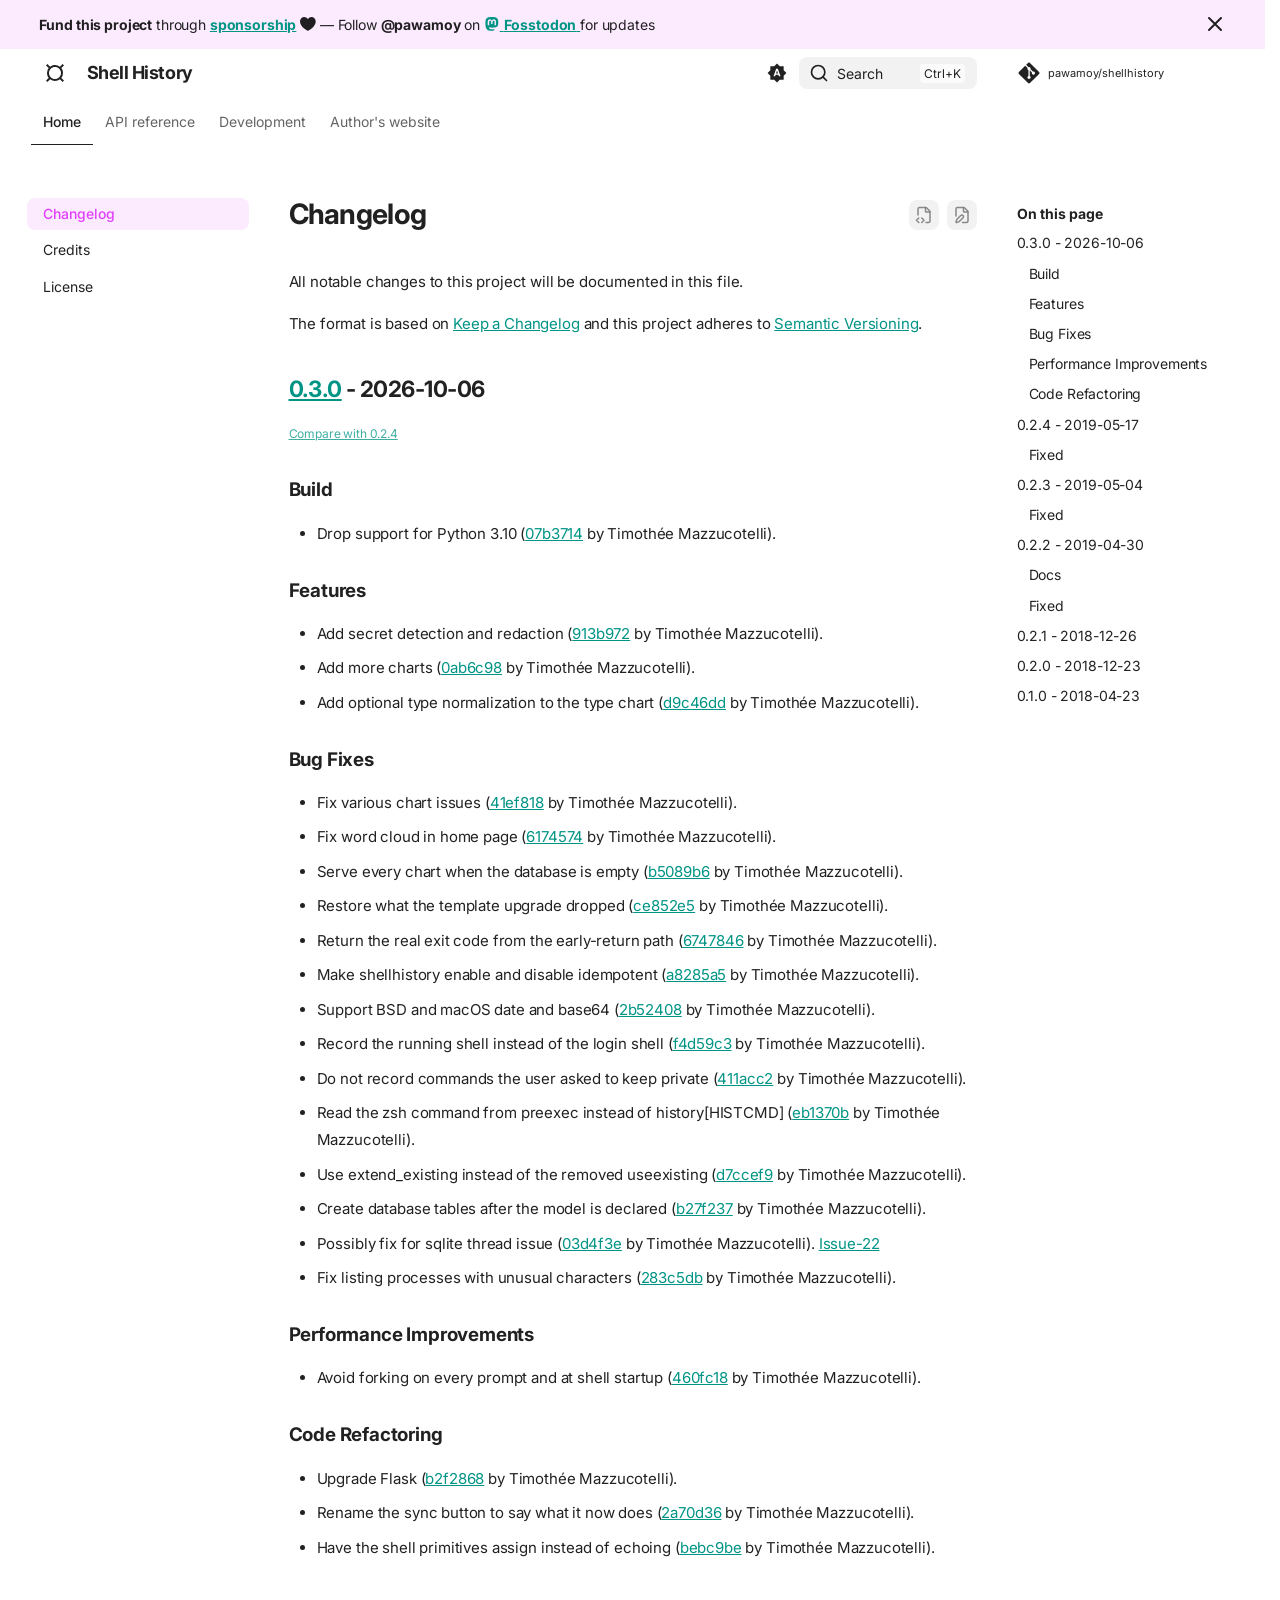
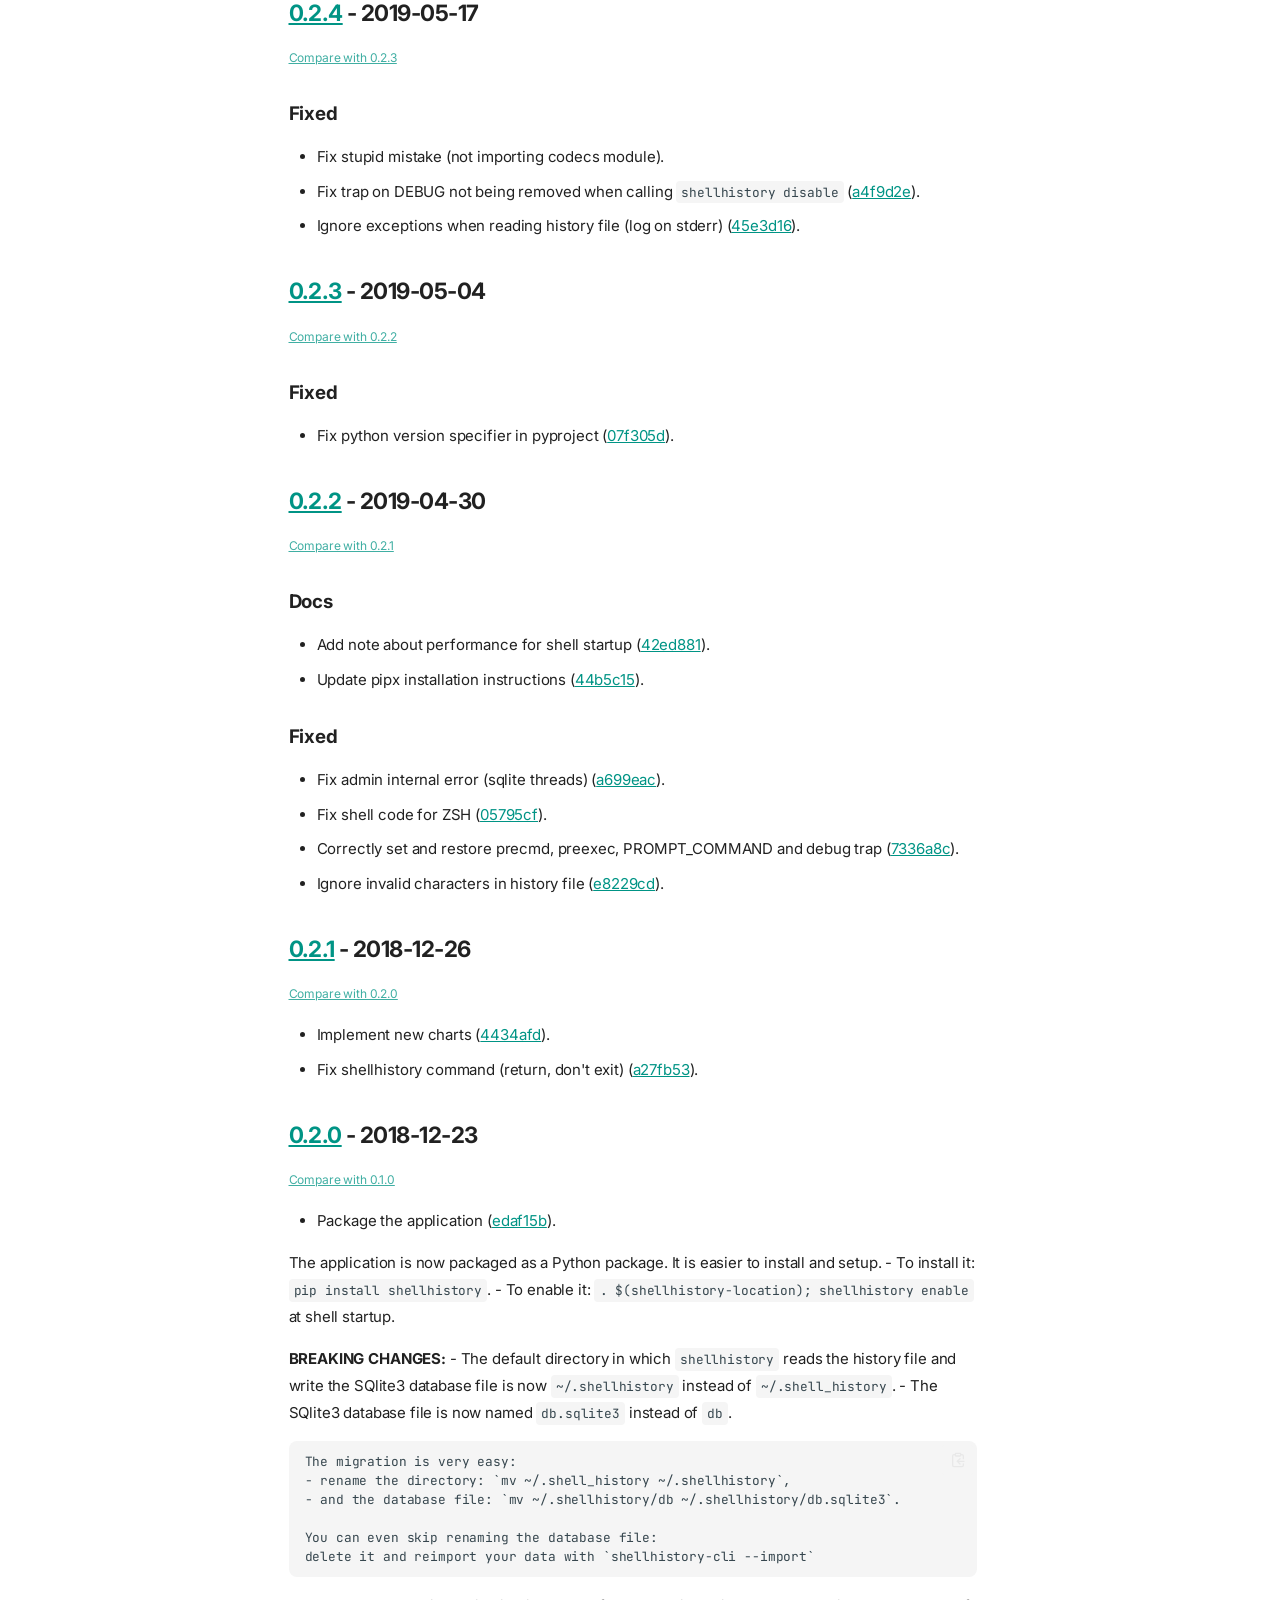
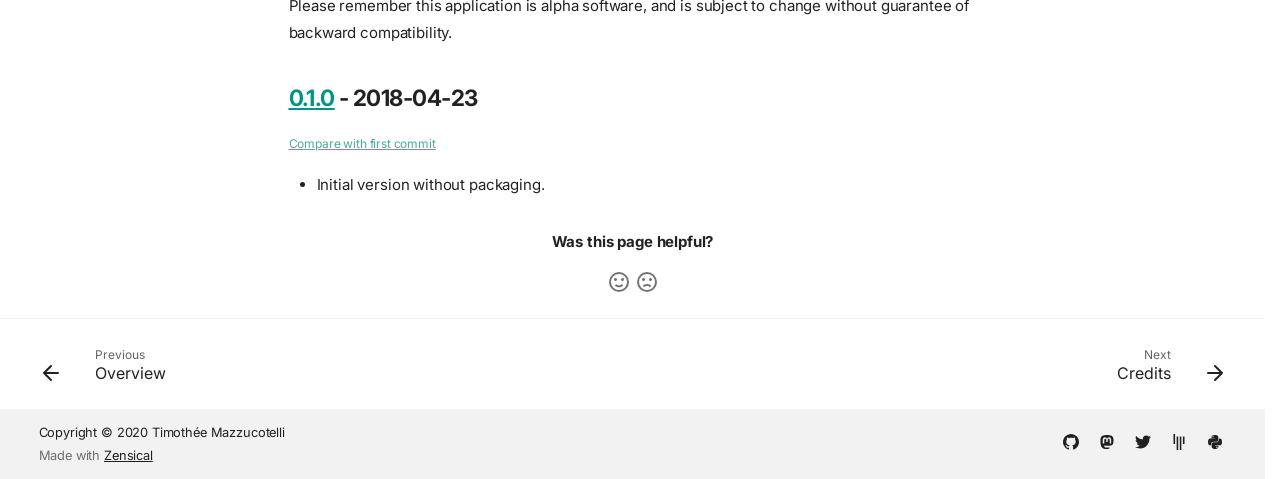
<file: changelog/index.html>
<!doctype html>
<html lang="en" class="no-js">
  <head>
    
      <meta charset="utf-8">
      <meta name="viewport" content="width=device-width,initial-scale=1">
      
        <meta name="description" content="Visualize your usage of Bash/Zsh through a web app thanks to Flask and Highcharts!">
      
      
        <meta name="author" content="Timothée Mazzucotelli">
      
      
        <link rel="canonical" href="https://pawamoy.github.io/shellhistory/changelog/">
      
      
        <link rel="prev" href="./..">
      
      
        <link rel="next" href="../credits.md">
      
      
        
      
      
      <link rel="icon" href="../assets/images/favicon.png">
      <meta name="generator" content="zensical-0.0.67">
    
    
      
        <title>Changelog - Shell History</title>
      
    
    
      
        
      
      <link rel="stylesheet" href="../assets/stylesheets/modern/main.4ae390e2.min.css">
      
        
          
        
        <link rel="stylesheet" href="../assets/stylesheets/modern/palette.96d1a7e4.min.css">
      
      


    
    
      
    
    
      
        
        
        <link rel="preconnect" href="https://fonts.gstatic.com" crossorigin>
        <link rel="stylesheet" href="https://fonts.googleapis.com/css?family=Inter:300,300i,400,400i,500,500i,700,700i%7CJetBrains+Mono:400,400i,700,700i&amp;display=fallback">
        <style>:root{--md-text-font:"Inter";--md-code-font:"JetBrains Mono"}</style>
      
    
    
      <link rel="stylesheet" href="../css/apidocs.css">
    
    <script>__md_scope=new URL("..",location),__md_scope.pathname.endsWith("/")||(__md_scope=new URL(__md_scope.pathname+"/",location)),__md_hash=e=>[...e].reduce(((e,t)=>(e<<5)-e+t.charCodeAt(0)),0),__md_get=(e,t=localStorage,_=__md_scope)=>JSON.parse(t.getItem(_.pathname+"."+e)),__md_set=(e,t,_=localStorage,a=__md_scope)=>{try{_.setItem(a.pathname+"."+e,JSON.stringify(t))}catch(e){}},document.documentElement.setAttribute("data-platform",navigator.platform)</script>
    
      
  


    
    
  </head>
  
  
    
    
      
    
    
    
    
    <body dir="ltr" data-md-color-scheme="default" data-md-color-primary="indigo" data-md-color-accent="indigo">
  
    
    <input class="md-toggle" data-md-toggle="drawer" type="checkbox" id="__drawer" autocomplete="off">
    <input class="md-toggle" data-md-toggle="search" type="checkbox" id="__search" autocomplete="off">
    <label class="md-overlay" for="__drawer" aria-label="Navigation"></label>
    <div data-md-component="skip">
      
        
        <a href="#changelog" class="md-skip">
          Skip to content
        </a>
      
    </div>
    <div data-md-component="announce">
      
        <aside class="md-banner">
          <div class="md-banner__inner md-grid md-typeset">
            
              <button class="md-banner__button md-icon" aria-label="Don't show this again">
                
                <svg xmlns="http://www.w3.org/2000/svg" fill="none" stroke="currentColor" stroke-linecap="round" stroke-linejoin="round" stroke-width="2" class="lucide lucide-x" viewBox="0 0 24 24"><path d="M18 6 6 18M6 6l12 12"/></svg>
              </button>
            
            
  <strong>Fund this project</strong> through
  <a href="https://github.com/sponsors/pawamoy"><strong>sponsorship</strong></a>
  <span class="twemoji heart pulse">
    <svg xmlns="http://www.w3.org/2000/svg" viewBox="0 0 16 16"><path d="M7.655 14.916zh-.002l-.006-.003-.018-.01a22 22 0 0 1-3.744-2.584C2.045 10.731 0 8.35 0 5.5 0 2.836 2.086 1 4.25 1 5.797 1 7.153 1.802 8 3.02 8.847 1.802 10.203 1 11.75 1 13.914 1 16 2.836 16 5.5c0 2.85-2.044 5.231-3.886 6.818a22 22 0 0 1-3.433 2.414 7 7 0 0 1-.31.17l-.018.01-.008.004a.75.75 0 0 1-.69 0"/></svg>
  </span> &mdash;
  Follow
  <strong>@pawamoy</strong> on
  <a rel="me" href="https://fosstodon.org/@pawamoy">
    <span class="twemoji mastodon">
      <svg xmlns="http://www.w3.org/2000/svg" viewBox="0 0 448 512"><!--! Font Awesome Free 7.3.1 by @fontawesome - https://fontawesome.com License - https://fontawesome.com/license/free (Icons: CC BY 4.0, Fonts: SIL OFL 1.1, Code: MIT License) Copyright 2026 Fonticons, Inc.--><path fill="currentColor" d="M433 179.1c0-97.2-63.7-125.7-63.7-125.7-62.5-28.7-228.6-28.4-290.5 0 0 0-63.7 28.5-63.7 125.7 0 115.7-6.6 259.4 105.6 289.1 40.5 10.7 75.3 13 103.3 11.4 50.8-2.8 79.3-18.1 79.3-18.1l-1.7-36.9s-36.3 11.4-77.1 10.1c-40.4-1.4-83-4.4-89.6-54-.6-4.6-.9-9.3-.9-13.9 85.6 20.9 158.7 9.1 178.7 6.7 56.1-6.7 105-41.3 111.2-72.9 9.8-49.8 9-121.5 9-121.5zm-75.1 125.2h-46.6V190.1c0-49.7-64-51.6-64 6.9v62.5H201V197c0-58.5-64-56.6-64-6.9v114.2H90.3c0-122.1-5.2-147.9 18.4-175 25.9-28.9 79.8-30.8 103.8 6.1l11.6 19.5 11.6-19.5c24.1-37.1 78.1-34.8 103.8-6.1 23.7 27.3 18.4 53 18.4 175"/></svg>
    </span>
    <strong>Fosstodon</strong>
  </a>
  for updates

          </div>
          
            <script>var el=document.querySelector("[data-md-component=announce]");if(el){var content=el.querySelector(".md-typeset");__md_hash(content.innerHTML)===__md_get("__announce")&&(el.hidden=!0)}</script>
          
        </aside>
      
    </div>
    
    
      

  

<header class="md-header md-header--shadow md-header--lifted" data-md-component="header">
  <nav class="md-header__inner md-grid" aria-label="Header">
    <a href="./.." title="Shell History" class="md-header__button md-logo" aria-label="Shell History" data-md-component="logo">
      
  
  <svg xmlns="http://www.w3.org/2000/svg" viewBox="0 0 24 24"><path d="M4.41 3 3 4.41 5.69 7.1A7.92 7.92 0 0 0 4 12c0 1.85.63 3.55 1.69 4.9L3 19.59 4.41 21l2.69-2.69A7.92 7.92 0 0 0 12 20c1.85 0 3.55-.63 4.9-1.69L19.59 21 21 19.59l-2.69-2.69A7.92 7.92 0 0 0 20 12c0-1.85-.63-3.55-1.69-4.9L21 4.41 19.59 3 16.9 5.69A7.92 7.92 0 0 0 12 4c-1.85 0-3.55.63-4.9 1.69zM12 6c3.31 0 6 2.69 6 6s-2.69 6-6 6-6-2.69-6-6 2.69-6 6-6"/></svg>

    </a>
    <label class="md-header__button md-icon" for="__drawer" aria-label="Navigation">
      
      <svg xmlns="http://www.w3.org/2000/svg" fill="none" stroke="currentColor" stroke-linecap="round" stroke-linejoin="round" stroke-width="2" class="lucide lucide-menu" viewBox="0 0 24 24"><path d="M4 5h16M4 12h16M4 19h16"/></svg>
    </label>
    <div class="md-header__title" data-md-component="header-title">
      <div class="md-header__ellipsis">
        <div class="md-header__topic">
          <span class="md-ellipsis">
            Shell History
          </span>
        </div>
        <div class="md-header__topic" data-md-component="header-topic">
          <span class="md-ellipsis">
            
              Changelog
            
          </span>
        </div>
      </div>
    </div>
    
      
        <form class="md-header__option" data-md-component="palette">
  
    
    
    
    <input class="md-option" data-md-color-media="(prefers-color-scheme)" data-md-color-scheme="default" data-md-color-primary="indigo" data-md-color-accent="indigo"  aria-label="Switch to light mode"  type="radio" name="__palette" id="__palette_0">
    
      <label class="md-header__button md-icon" title="Switch to light mode" for="__palette_1" hidden>
        <svg xmlns="http://www.w3.org/2000/svg" viewBox="0 0 24 24"><path d="m14.3 16-.7-2h-3.2l-.7 2H7.8L11 7h2l3.2 9zM20 8.69V4h-4.69L12 .69 8.69 4H4v4.69L.69 12 4 15.31V20h4.69L12 23.31 15.31 20H20v-4.69L23.31 12zm-9.15 3.96h2.3L12 9z"/></svg>
      </label>
    
  
    
    
    
    <input class="md-option" data-md-color-media="(prefers-color-scheme: light)" data-md-color-scheme="default" data-md-color-primary="teal" data-md-color-accent="purple"  aria-label="Switch to dark mode"  type="radio" name="__palette" id="__palette_1">
    
      <label class="md-header__button md-icon" title="Switch to dark mode" for="__palette_2" hidden>
        <svg xmlns="http://www.w3.org/2000/svg" viewBox="0 0 24 24"><path d="M12 7a5 5 0 0 1 5 5 5 5 0 0 1-5 5 5 5 0 0 1-5-5 5 5 0 0 1 5-5m0 2a3 3 0 0 0-3 3 3 3 0 0 0 3 3 3 3 0 0 0 3-3 3 3 0 0 0-3-3m0-7 2.39 3.42C13.65 5.15 12.84 5 12 5s-1.65.15-2.39.42zM3.34 7l4.16-.35A7.2 7.2 0 0 0 5.94 8.5c-.44.74-.69 1.5-.83 2.29zm.02 10 1.76-3.77a7.131 7.131 0 0 0 2.38 4.14zM20.65 7l-1.77 3.79a7.02 7.02 0 0 0-2.38-4.15zm-.01 10-4.14.36c.59-.51 1.12-1.14 1.54-1.86.42-.73.69-1.5.83-2.29zM12 22l-2.41-3.44c.74.27 1.55.44 2.41.44.82 0 1.63-.17 2.37-.44z"/></svg>
      </label>
    
  
    
    
    
    <input class="md-option" data-md-color-media="(prefers-color-scheme: dark)" data-md-color-scheme="slate" data-md-color-primary="black" data-md-color-accent="lime"  aria-label="Switch to system preference"  type="radio" name="__palette" id="__palette_2">
    
      <label class="md-header__button md-icon" title="Switch to system preference" for="__palette_0" hidden>
        <svg xmlns="http://www.w3.org/2000/svg" viewBox="0 0 24 24"><path d="m17.75 4.09-2.53 1.94.91 3.06-2.63-1.81-2.63 1.81.91-3.06-2.53-1.94L12.44 4l1.06-3 1.06 3zm3.5 6.91-1.64 1.25.59 1.98-1.7-1.17-1.7 1.17.59-1.98L15.75 11l2.06-.05L18.5 9l.69 1.95zm-2.28 4.95c.83-.08 1.72 1.1 1.19 1.85-.32.45-.66.87-1.08 1.27C15.17 23 8.84 23 4.94 19.07c-3.91-3.9-3.91-10.24 0-14.14.4-.4.82-.76 1.27-1.08.75-.53 1.93.36 1.85 1.19-.27 2.86.69 5.83 2.89 8.02a9.96 9.96 0 0 0 8.02 2.89m-1.64 2.02a12.08 12.08 0 0 1-7.8-3.47c-2.17-2.19-3.33-5-3.49-7.82-2.81 3.14-2.7 7.96.31 10.98 3.02 3.01 7.84 3.12 10.98.31"/></svg>
      </label>
    
  
</form>
      
    
    
      <script>var palette=__md_get("__palette");if(palette&&palette.color){if("(prefers-color-scheme)"===palette.color.media){var media=matchMedia("(prefers-color-scheme: light)"),input=document.querySelector(media.matches?"[data-md-color-media='(prefers-color-scheme: light)']":"[data-md-color-media='(prefers-color-scheme: dark)']");palette.color.media=input.getAttribute("data-md-color-media"),palette.color.scheme=input.getAttribute("data-md-color-scheme"),palette.color.primary=input.getAttribute("data-md-color-primary"),palette.color.accent=input.getAttribute("data-md-color-accent")}for(var[key,value]of Object.entries(palette.color))document.body.setAttribute("data-md-color-"+key,value)}</script>
    
    
    
      
      
        <label class="md-header__button md-icon" for="__search" aria-label="Search">
          
          <svg xmlns="http://www.w3.org/2000/svg" fill="none" stroke="currentColor" stroke-linecap="round" stroke-linejoin="round" stroke-width="2" class="lucide lucide-search" viewBox="0 0 24 24"><path d="m21 21-4.34-4.34"/><circle cx="11" cy="11" r="8"/></svg>
        </label>
        <div class="md-search" data-md-component="search" role="dialog" aria-label="Search">
  <button type="button" class="md-search__button">
    Search
  </button>
</div>
      
    
    <div class="md-header__source">
      
        <a href="https://github.com/pawamoy/shellhistory" title="Go to repository" class="md-source" data-md-component="source">
  <div class="md-source__icon md-icon">
    
    <svg xmlns="http://www.w3.org/2000/svg" viewBox="0 0 448 512"><!--! Font Awesome Free 7.3.1 by @fontawesome - https://fontawesome.com License - https://fontawesome.com/license/free (Icons: CC BY 4.0, Fonts: SIL OFL 1.1, Code: MIT License) Copyright 2026 Fonticons, Inc.--><path fill="currentColor" d="M439.6 236.1 244 40.5c-5.4-5.5-12.8-8.5-20.4-8.5s-15 3-20.4 8.4L162.5 81l51.5 51.5c27.1-9.1 52.7 16.8 43.4 43.7l49.7 49.7c34.2-11.8 61.2 31 35.5 56.7-26.5 26.5-70.2-2.9-56-37.3L240.3 199v121.9c25.3 12.5 22.3 41.8 9.1 55-6.4 6.4-15.2 10.1-24.3 10.1s-17.8-3.6-24.3-10.1c-17.6-17.6-11.1-46.9 11.2-56v-123c-20.8-8.5-24.6-30.7-18.6-45L142.6 101 8.5 235.1C3 240.6 0 247.9 0 255.5s3 15 8.5 20.4l195.6 195.7c5.4 5.4 12.7 8.4 20.4 8.4s15-3 20.4-8.4l194.7-194.7c5.4-5.4 8.4-12.8 8.4-20.4s-3-15-8.4-20.4"/></svg>
  </div>
  <div class="md-source__repository">
    pawamoy/shellhistory
  </div>
</a>
      
    </div>
  </nav>
  
    
      
<nav class="md-tabs" aria-label="Tabs" data-md-component="tabs">
  <div class="md-grid">
    <ul class="md-tabs__list">
      
        
  
  
  
    
  
  
    
      
      
        
          
        
      
        
      
        
      
        
      
    
    
    
    
      <li class="md-tabs__item md-tabs__item--active">
        <a href="./.." class="md-tabs__link">
          
  
  Home

        </a>
      </li>
    
  

      
        
  
  
  
  
    <li class="md-tabs__item">
      <a href="../reference/api/" class="md-tabs__link">
        
  
  API reference

      </a>
    </li>
  

      
        
  
  
  
  
    
      
      
        
      
        
      
    
    
    
    
      <li class="md-tabs__item">
        <a href="../contributing/" class="md-tabs__link">
          
  
  Development

        </a>
      </li>
    
  

      
        
  
  
  
  
    <li class="md-tabs__item">
      <a href="https://pawamoy.github.io" class="md-tabs__link">
        
  
  Author's website

      </a>
    </li>
  

      
    </ul>
  </div>
</nav>
    
  
</header>
    
    <div class="md-container" data-md-component="container">
      
      
        
      
      <main class="md-main" data-md-component="main">
        <div class="md-main__inner md-grid">
          
            
              
              <div class="md-sidebar md-sidebar--primary" data-md-component="sidebar" data-md-type="navigation" >
                <div class="md-sidebar__scrollwrap">
                  <div class="md-sidebar__inner">
                    


  


<nav class="md-nav md-nav--primary md-nav--lifted" aria-label="Navigation" data-md-level="0">
  <label class="md-nav__title" for="__drawer">
    <a href="./.." title="Shell History" class="md-nav__button md-logo" aria-label="Shell History" data-md-component="logo">
      
  
  <svg xmlns="http://www.w3.org/2000/svg" viewBox="0 0 24 24"><path d="M4.41 3 3 4.41 5.69 7.1A7.92 7.92 0 0 0 4 12c0 1.85.63 3.55 1.69 4.9L3 19.59 4.41 21l2.69-2.69A7.92 7.92 0 0 0 12 20c1.85 0 3.55-.63 4.9-1.69L19.59 21 21 19.59l-2.69-2.69A7.92 7.92 0 0 0 20 12c0-1.85-.63-3.55-1.69-4.9L21 4.41 19.59 3 16.9 5.69A7.92 7.92 0 0 0 12 4c-1.85 0-3.55.63-4.9 1.69zM12 6c3.31 0 6 2.69 6 6s-2.69 6-6 6-6-2.69-6-6 2.69-6 6-6"/></svg>

    </a>
    Shell History
  </label>
  
    <div class="md-nav__source">
      <a href="https://github.com/pawamoy/shellhistory" title="Go to repository" class="md-source" data-md-component="source">
  <div class="md-source__icon md-icon">
    
    <svg xmlns="http://www.w3.org/2000/svg" viewBox="0 0 448 512"><!--! Font Awesome Free 7.3.1 by @fontawesome - https://fontawesome.com License - https://fontawesome.com/license/free (Icons: CC BY 4.0, Fonts: SIL OFL 1.1, Code: MIT License) Copyright 2026 Fonticons, Inc.--><path fill="currentColor" d="M439.6 236.1 244 40.5c-5.4-5.5-12.8-8.5-20.4-8.5s-15 3-20.4 8.4L162.5 81l51.5 51.5c27.1-9.1 52.7 16.8 43.4 43.7l49.7 49.7c34.2-11.8 61.2 31 35.5 56.7-26.5 26.5-70.2-2.9-56-37.3L240.3 199v121.9c25.3 12.5 22.3 41.8 9.1 55-6.4 6.4-15.2 10.1-24.3 10.1s-17.8-3.6-24.3-10.1c-17.6-17.6-11.1-46.9 11.2-56v-123c-20.8-8.5-24.6-30.7-18.6-45L142.6 101 8.5 235.1C3 240.6 0 247.9 0 255.5s3 15 8.5 20.4l195.6 195.7c5.4 5.4 12.7 8.4 20.4 8.4s15-3 20.4-8.4l194.7-194.7c5.4-5.4 8.4-12.8 8.4-20.4s-3-15-8.4-20.4"/></svg>
  </div>
  <div class="md-source__repository">
    pawamoy/shellhistory
  </div>
</a>
    </div>
  
  <ul class="md-nav__list" data-md-scrollfix>
    
      
      
  
  
    
  
  
  
    
    
      
        
          
        
      
        
      
        
      
        
      
    
    
    
      
        
        
      
      
        
      
    
    
    <li class="md-nav__item md-nav__item--active md-nav__item--section md-nav__item--nested">
      
        
        
        <input class="md-nav__toggle md-toggle " type="checkbox" id="__nav_1" checked>
        
          
          <div class="md-nav__link md-nav__container">
            <a href="./.." class="md-nav__link ">
              
  
  
  <span class="md-ellipsis">
    
  
  Home

    
  </span>
  
  

            </a>
            
              
              <label class="md-nav__link " for="__nav_1" id="__nav_1_label" tabindex="">
                <span class="md-nav__icon md-icon"></span>
              </label>
            
          </div>
        
        
          <nav class="md-nav" data-md-level="1" aria-labelledby="__nav_1_label" aria-expanded="true">
            <label class="md-nav__title" for="__nav_1">
              <span class="md-nav__icon md-icon"></span>
              
  
  Home

            </label>
            <ul class="md-nav__list" data-md-scrollfix>
              
                
              
                
                  
  
  
    
  
  
  
    <li class="md-nav__item md-nav__item--active">
      
      
      
      
        
      
      
        <label class="md-nav__link md-nav__link--active" for="__toc">
          
  
  
  <span class="md-ellipsis">
    
  
  Changelog

    
  </span>
  
  

          <span class="md-nav__icon md-icon"></span>
        </label>
      
      <a href="././" class="md-nav__link md-nav__link--active">
        
  
  
  <span class="md-ellipsis">
    
  
  Changelog

    
  </span>
  
  

      </a>
      
        


<nav class="md-nav md-nav--secondary" aria-label="On this page">
  
  
  
    
  
  
    <label class="md-nav__title" for="__toc">
      <span class="md-nav__icon md-icon"></span>
      On this page
    </label>
    <ul class="md-nav__list" data-md-component="toc" data-md-scrollfix>
      
        <li class="md-nav__item">
  <a href="#030-2026-10-06" class="md-nav__link">
    <span class="md-ellipsis">
      <span class="md-typeset">
        0.3.0 - 2026-10-06
      </span>
    </span>
  </a>
  
    <nav class="md-nav" aria-label="0.3.0 - 2026-10-06">
      <ul class="md-nav__list">
        
          <li class="md-nav__item">
  <a href="#build" class="md-nav__link">
    <span class="md-ellipsis">
      <span class="md-typeset">
        Build
      </span>
    </span>
  </a>
  
</li>
        
          <li class="md-nav__item">
  <a href="#features" class="md-nav__link">
    <span class="md-ellipsis">
      <span class="md-typeset">
        Features
      </span>
    </span>
  </a>
  
</li>
        
          <li class="md-nav__item">
  <a href="#bug-fixes" class="md-nav__link">
    <span class="md-ellipsis">
      <span class="md-typeset">
        Bug Fixes
      </span>
    </span>
  </a>
  
</li>
        
          <li class="md-nav__item">
  <a href="#performance-improvements" class="md-nav__link">
    <span class="md-ellipsis">
      <span class="md-typeset">
        Performance Improvements
      </span>
    </span>
  </a>
  
</li>
        
          <li class="md-nav__item">
  <a href="#code-refactoring" class="md-nav__link">
    <span class="md-ellipsis">
      <span class="md-typeset">
        Code Refactoring
      </span>
    </span>
  </a>
  
</li>
        
      </ul>
    </nav>
  
</li>
      
        <li class="md-nav__item">
  <a href="#024-2019-05-17" class="md-nav__link">
    <span class="md-ellipsis">
      <span class="md-typeset">
        0.2.4 - 2019-05-17
      </span>
    </span>
  </a>
  
    <nav class="md-nav" aria-label="0.2.4 - 2019-05-17">
      <ul class="md-nav__list">
        
          <li class="md-nav__item">
  <a href="#fixed" class="md-nav__link">
    <span class="md-ellipsis">
      <span class="md-typeset">
        Fixed
      </span>
    </span>
  </a>
  
</li>
        
      </ul>
    </nav>
  
</li>
      
        <li class="md-nav__item">
  <a href="#023-2019-05-04" class="md-nav__link">
    <span class="md-ellipsis">
      <span class="md-typeset">
        0.2.3 - 2019-05-04
      </span>
    </span>
  </a>
  
    <nav class="md-nav" aria-label="0.2.3 - 2019-05-04">
      <ul class="md-nav__list">
        
          <li class="md-nav__item">
  <a href="#fixed_1" class="md-nav__link">
    <span class="md-ellipsis">
      <span class="md-typeset">
        Fixed
      </span>
    </span>
  </a>
  
</li>
        
      </ul>
    </nav>
  
</li>
      
        <li class="md-nav__item">
  <a href="#022-2019-04-30" class="md-nav__link">
    <span class="md-ellipsis">
      <span class="md-typeset">
        0.2.2 - 2019-04-30
      </span>
    </span>
  </a>
  
    <nav class="md-nav" aria-label="0.2.2 - 2019-04-30">
      <ul class="md-nav__list">
        
          <li class="md-nav__item">
  <a href="#docs" class="md-nav__link">
    <span class="md-ellipsis">
      <span class="md-typeset">
        Docs
      </span>
    </span>
  </a>
  
</li>
        
          <li class="md-nav__item">
  <a href="#fixed_2" class="md-nav__link">
    <span class="md-ellipsis">
      <span class="md-typeset">
        Fixed
      </span>
    </span>
  </a>
  
</li>
        
      </ul>
    </nav>
  
</li>
      
        <li class="md-nav__item">
  <a href="#021-2018-12-26" class="md-nav__link">
    <span class="md-ellipsis">
      <span class="md-typeset">
        0.2.1 - 2018-12-26
      </span>
    </span>
  </a>
  
</li>
      
        <li class="md-nav__item">
  <a href="#020-2018-12-23" class="md-nav__link">
    <span class="md-ellipsis">
      <span class="md-typeset">
        0.2.0 - 2018-12-23
      </span>
    </span>
  </a>
  
</li>
      
        <li class="md-nav__item">
  <a href="#010-2018-04-23" class="md-nav__link">
    <span class="md-ellipsis">
      <span class="md-typeset">
        0.1.0 - 2018-04-23
      </span>
    </span>
  </a>
  
</li>
      
    </ul>
  
</nav>
      
    </li>
  

                
              
                
                  
  
  
  
  
    <li class="md-nav__item">
      <a href="../credits.md" class="md-nav__link">
        
  
  
  <span class="md-ellipsis">
    
  
  Credits

    
  </span>
  
  

      </a>
    </li>
  

                
              
                
                  
  
  
  
  
    <li class="md-nav__item">
      <a href="../license/" class="md-nav__link">
        
  
  
  <span class="md-ellipsis">
    
  
  License

    
  </span>
  
  

      </a>
    </li>
  

                
              
            </ul>
          </nav>
        
      
    </li>
  

    
      
      
  
  
  
  
    <li class="md-nav__item">
      <a href="../reference/api/" class="md-nav__link">
        
  
  
  <span class="md-ellipsis">
    
  
  API reference

    
  </span>
  
  

      </a>
    </li>
  

    
      
      
  
  
  
  
    
    
      
        
      
        
      
    
    
    
      
      
        
      
    
    
    <li class="md-nav__item md-nav__item--nested">
      
        
        
        <input class="md-nav__toggle md-toggle " type="checkbox" id="__nav_3" >
        
          
          <label class="md-nav__link" for="__nav_3" id="__nav_3_label" tabindex="0">
            
  
  
  <span class="md-ellipsis">
    
  
  Development

    
  </span>
  
  

            <span class="md-nav__icon md-icon"></span>
          </label>
        
        
          <nav class="md-nav" data-md-level="1" aria-labelledby="__nav_3_label" aria-expanded="false">
            <label class="md-nav__title" for="__nav_3">
              <span class="md-nav__icon md-icon"></span>
              
  
  Development

            </label>
            <ul class="md-nav__list" data-md-scrollfix>
              
                
                  
  
  
  
  
    <li class="md-nav__item">
      <a href="../contributing/" class="md-nav__link">
        
  
  
  <span class="md-ellipsis">
    
  
  Contributing

    
  </span>
  
  

      </a>
    </li>
  

                
              
                
                  
  
  
  
  
    <li class="md-nav__item">
      <a href="../code_of_conduct/" class="md-nav__link">
        
  
  
  <span class="md-ellipsis">
    
  
  Code of Conduct

    
  </span>
  
  

      </a>
    </li>
  

                
              
            </ul>
          </nav>
        
      
    </li>
  

    
      
      
  
  
  
  
    <li class="md-nav__item">
      <a href="https://pawamoy.github.io" class="md-nav__link">
        
  
  
  <span class="md-ellipsis">
    
  
  Author's website

    
  </span>
  
  

      </a>
    </li>
  

    
  </ul>
</nav>
                  </div>
                </div>
              </div>
            
            
              
              <div class="md-sidebar md-sidebar--secondary" data-md-component="sidebar" data-md-type="toc" >
                <div class="md-sidebar__scrollwrap">
                  
                    
                    
                    
                      
                    
                    
                      <input class="md-nav__toggle md-toggle" type="checkbox" id="__toc">
                      <div class="md-sidebar-button__wrapper">
                        <label class="md-sidebar-button" for="__toc"></label>
                      </div>
                    
                  
                  <div class="md-sidebar__inner">
                    


<nav class="md-nav md-nav--secondary" aria-label="On this page">
  
  
  
    
  
  
    <label class="md-nav__title" for="__toc">
      <span class="md-nav__icon md-icon"></span>
      On this page
    </label>
    <ul class="md-nav__list" data-md-component="toc" data-md-scrollfix>
      
        <li class="md-nav__item">
  <a href="#030-2026-10-06" class="md-nav__link">
    <span class="md-ellipsis">
      <span class="md-typeset">
        0.3.0 - 2026-10-06
      </span>
    </span>
  </a>
  
    <nav class="md-nav" aria-label="0.3.0 - 2026-10-06">
      <ul class="md-nav__list">
        
          <li class="md-nav__item">
  <a href="#build" class="md-nav__link">
    <span class="md-ellipsis">
      <span class="md-typeset">
        Build
      </span>
    </span>
  </a>
  
</li>
        
          <li class="md-nav__item">
  <a href="#features" class="md-nav__link">
    <span class="md-ellipsis">
      <span class="md-typeset">
        Features
      </span>
    </span>
  </a>
  
</li>
        
          <li class="md-nav__item">
  <a href="#bug-fixes" class="md-nav__link">
    <span class="md-ellipsis">
      <span class="md-typeset">
        Bug Fixes
      </span>
    </span>
  </a>
  
</li>
        
          <li class="md-nav__item">
  <a href="#performance-improvements" class="md-nav__link">
    <span class="md-ellipsis">
      <span class="md-typeset">
        Performance Improvements
      </span>
    </span>
  </a>
  
</li>
        
          <li class="md-nav__item">
  <a href="#code-refactoring" class="md-nav__link">
    <span class="md-ellipsis">
      <span class="md-typeset">
        Code Refactoring
      </span>
    </span>
  </a>
  
</li>
        
      </ul>
    </nav>
  
</li>
      
        <li class="md-nav__item">
  <a href="#024-2019-05-17" class="md-nav__link">
    <span class="md-ellipsis">
      <span class="md-typeset">
        0.2.4 - 2019-05-17
      </span>
    </span>
  </a>
  
    <nav class="md-nav" aria-label="0.2.4 - 2019-05-17">
      <ul class="md-nav__list">
        
          <li class="md-nav__item">
  <a href="#fixed" class="md-nav__link">
    <span class="md-ellipsis">
      <span class="md-typeset">
        Fixed
      </span>
    </span>
  </a>
  
</li>
        
      </ul>
    </nav>
  
</li>
      
        <li class="md-nav__item">
  <a href="#023-2019-05-04" class="md-nav__link">
    <span class="md-ellipsis">
      <span class="md-typeset">
        0.2.3 - 2019-05-04
      </span>
    </span>
  </a>
  
    <nav class="md-nav" aria-label="0.2.3 - 2019-05-04">
      <ul class="md-nav__list">
        
          <li class="md-nav__item">
  <a href="#fixed_1" class="md-nav__link">
    <span class="md-ellipsis">
      <span class="md-typeset">
        Fixed
      </span>
    </span>
  </a>
  
</li>
        
      </ul>
    </nav>
  
</li>
      
        <li class="md-nav__item">
  <a href="#022-2019-04-30" class="md-nav__link">
    <span class="md-ellipsis">
      <span class="md-typeset">
        0.2.2 - 2019-04-30
      </span>
    </span>
  </a>
  
    <nav class="md-nav" aria-label="0.2.2 - 2019-04-30">
      <ul class="md-nav__list">
        
          <li class="md-nav__item">
  <a href="#docs" class="md-nav__link">
    <span class="md-ellipsis">
      <span class="md-typeset">
        Docs
      </span>
    </span>
  </a>
  
</li>
        
          <li class="md-nav__item">
  <a href="#fixed_2" class="md-nav__link">
    <span class="md-ellipsis">
      <span class="md-typeset">
        Fixed
      </span>
    </span>
  </a>
  
</li>
        
      </ul>
    </nav>
  
</li>
      
        <li class="md-nav__item">
  <a href="#021-2018-12-26" class="md-nav__link">
    <span class="md-ellipsis">
      <span class="md-typeset">
        0.2.1 - 2018-12-26
      </span>
    </span>
  </a>
  
</li>
      
        <li class="md-nav__item">
  <a href="#020-2018-12-23" class="md-nav__link">
    <span class="md-ellipsis">
      <span class="md-typeset">
        0.2.0 - 2018-12-23
      </span>
    </span>
  </a>
  
</li>
      
        <li class="md-nav__item">
  <a href="#010-2018-04-23" class="md-nav__link">
    <span class="md-ellipsis">
      <span class="md-typeset">
        0.1.0 - 2018-04-23
      </span>
    </span>
  </a>
  
</li>
      
    </ul>
  
</nav>
                  </div>
                </div>
              </div>
            
          
          
            <div class="md-content" data-md-component="content">
              
                




              
              <article class="md-content__inner md-typeset">
                
                  

  
    <a href="https://github.com/pawamoy/shellhistory/edit/main/docs/changelog.md" title="Edit this page" class="md-content__button md-icon" rel="edit">
      
      <svg xmlns="http://www.w3.org/2000/svg" fill="none" stroke="currentColor" stroke-linecap="round" stroke-linejoin="round" stroke-width="2" class="lucide lucide-file-pen" viewBox="0 0 24 24"><path d="M12.659 22H18a2 2 0 0 0 2-2V8a2.4 2.4 0 0 0-.706-1.706l-3.588-3.588A2.4 2.4 0 0 0 14 2H6a2 2 0 0 0-2 2v9.34"/><path d="M14 2v5a1 1 0 0 0 1 1h5M10.378 12.622a1 1 0 0 1 3 3.003L8.36 20.637a2 2 0 0 1-.854.506l-2.867.837a.5.5 0 0 1-.62-.62l.836-2.869a2 2 0 0 1 .506-.853z"/></svg>
    </a>
  
  
    
      
    
    <a href="https://github.com/pawamoy/shellhistory/raw/main/docs/changelog.md" title="View source of this page" class="md-content__button md-icon">
      
      <svg xmlns="http://www.w3.org/2000/svg" fill="none" stroke="currentColor" stroke-linecap="round" stroke-linejoin="round" stroke-width="2" class="lucide lucide-file-code-2" viewBox="0 0 24 24"><path d="M4 12.15V4a2 2 0 0 1 2-2h8a2.4 2.4 0 0 1 1.706.706l3.588 3.588A2.4 2.4 0 0 1 20 8v12a2 2 0 0 1-2 2h-3.35"/><path d="M14 2v5a1 1 0 0 0 1 1h5M5 16l-3 3 3 3M9 22l3-3-3-3"/></svg>
    </a>
  


<h1 id="changelog">Changelog<a class="headerlink" href="#changelog" title="Permanent link">¤</a></h1>
<p>All notable changes to this project will be documented in this file.</p>
<p>The format is based on <a href="http://keepachangelog.com/en/1.0.0/">Keep a Changelog</a>
and this project adheres to <a href="http://semver.org/spec/v2.0.0.html">Semantic Versioning</a>.</p>
<!-- insertion marker -->
<h2 id="030-2026-10-06"><a href="https://github.com/pawamoy/shell-history/releases/tag/0.3.0">0.3.0</a> - 2026-10-06<a class="headerlink" href="#030-2026-10-06" title="Permanent link">¤</a></h2>
<p><small><a href="https://github.com/pawamoy/shell-history/compare/0.2.4...0.3.0">Compare with 0.2.4</a></small></p>
<h3 id="build">Build<a class="headerlink" href="#build" title="Permanent link">¤</a></h3>
<ul>
<li>Drop support for Python 3.10 (<a href="https://github.com/pawamoy/shell-history/commit/07b3714014ae8da6b523606884d83d0e5906e2e6">07b3714</a> by Timothée Mazzucotelli).</li>
</ul>
<h3 id="features">Features<a class="headerlink" href="#features" title="Permanent link">¤</a></h3>
<ul>
<li>Add secret detection and redaction (<a href="https://github.com/pawamoy/shell-history/commit/913b9722642320f6ce59098d7ed787251277dc1a">913b972</a> by Timothée Mazzucotelli).</li>
<li>Add more charts (<a href="https://github.com/pawamoy/shell-history/commit/0ab6c98adb2096295c962a8a5433fcb14bf4f3c8">0ab6c98</a> by Timothée Mazzucotelli).</li>
<li>Add optional type normalization to the type chart (<a href="https://github.com/pawamoy/shell-history/commit/d9c46dd70354dc17a6f2191b089a0283d167de57">d9c46dd</a> by Timothée Mazzucotelli).</li>
</ul>
<h3 id="bug-fixes">Bug Fixes<a class="headerlink" href="#bug-fixes" title="Permanent link">¤</a></h3>
<ul>
<li>Fix various chart issues (<a href="https://github.com/pawamoy/shell-history/commit/41ef818828fcf5f7d742ab827e0987f51af6eb47">41ef818</a> by Timothée Mazzucotelli).</li>
<li>Fix word cloud in home page (<a href="https://github.com/pawamoy/shell-history/commit/61745743e4b3c7eed87849209b6a61fe32cfbad8">6174574</a> by Timothée Mazzucotelli).</li>
<li>Serve every chart when the database is empty (<a href="https://github.com/pawamoy/shell-history/commit/b5089b6e5a3202962e168da058613a5e770b910b">b5089b6</a> by Timothée Mazzucotelli).</li>
<li>Restore what the template upgrade dropped (<a href="https://github.com/pawamoy/shell-history/commit/ce852e59534407e987f0f78559cf529a2ba6c07b">ce852e5</a> by Timothée Mazzucotelli).</li>
<li>Return the real exit code from the early-return path (<a href="https://github.com/pawamoy/shell-history/commit/6747846a1570f28fb89cc8a7c836ef9e45ba908f">6747846</a> by Timothée Mazzucotelli).</li>
<li>Make shellhistory enable and disable idempotent (<a href="https://github.com/pawamoy/shell-history/commit/a8285a54e95f34b9291b7435f1ce89cc463fe668">a8285a5</a> by Timothée Mazzucotelli).</li>
<li>Support BSD and macOS date and base64 (<a href="https://github.com/pawamoy/shell-history/commit/2b52408e277dfb45e09aa972ceb720fce8bdae07">2b52408</a> by Timothée Mazzucotelli).</li>
<li>Record the running shell instead of the login shell (<a href="https://github.com/pawamoy/shell-history/commit/f4d59c3b303d3be165bf758ef215f2ae0d808066">f4d59c3</a> by Timothée Mazzucotelli).</li>
<li>Do not record commands the user asked to keep private (<a href="https://github.com/pawamoy/shell-history/commit/411acc23389b52e277bb8d242bb15efa479fae17">411acc2</a> by Timothée Mazzucotelli).</li>
<li>Read the zsh command from preexec instead of history[HISTCMD] (<a href="https://github.com/pawamoy/shell-history/commit/eb1370b5b5c5a6f68bfeb63264903bfdad5e65d2">eb1370b</a> by Timothée Mazzucotelli).</li>
<li>Use extend_existing instead of the removed useexisting (<a href="https://github.com/pawamoy/shell-history/commit/d7ccef93a984375fa6f6a77d17c329b3f89ccc40">d7ccef9</a> by Timothée Mazzucotelli).</li>
<li>Create database tables after the model is declared (<a href="https://github.com/pawamoy/shell-history/commit/b27f2372c7c6136db56856d750e426e9720e5e0c">b27f237</a> by Timothée Mazzucotelli).</li>
<li>Possibly fix for sqlite thread issue (<a href="https://github.com/pawamoy/shell-history/commit/03d4f3e1e64c609e2802e7421872fb57350bd419">03d4f3e</a> by Timothée Mazzucotelli). <a href="https://github.com/pawamoy/shell-history/issues/22">Issue-22</a></li>
<li>Fix listing processes with unusual characters (<a href="https://github.com/pawamoy/shell-history/commit/283c5db8d354e9ec4edfd0a94bc222ae09f9c6a8">283c5db</a> by Timothée Mazzucotelli).</li>
</ul>
<h3 id="performance-improvements">Performance Improvements<a class="headerlink" href="#performance-improvements" title="Permanent link">¤</a></h3>
<ul>
<li>Avoid forking on every prompt and at shell startup (<a href="https://github.com/pawamoy/shell-history/commit/460fc189648055244fcb560f36e7a3b7b19ad4e7">460fc18</a> by Timothée Mazzucotelli).</li>
</ul>
<h3 id="code-refactoring">Code Refactoring<a class="headerlink" href="#code-refactoring" title="Permanent link">¤</a></h3>
<ul>
<li>Upgrade Flask (<a href="https://github.com/pawamoy/shell-history/commit/b2f286852dd601465cb5ac9a810d2e9272c122b3">b2f2868</a> by Timothée Mazzucotelli).</li>
<li>Rename the sync button to say what it now does (<a href="https://github.com/pawamoy/shell-history/commit/2a70d36f0b4e58ac4a23574e45721483b2dabb7a">2a70d36</a> by Timothée Mazzucotelli).</li>
<li>Have the shell primitives assign instead of echoing (<a href="https://github.com/pawamoy/shell-history/commit/bebc9becd348833cfd23e5b9f17157cffc8ed64a">bebc9be</a> by Timothée Mazzucotelli).</li>
</ul>
<h2 id="024-2019-05-17"><a href="https://github.com/pawamoy/shellhistory/releases/tag/0.2.4">0.2.4</a> - 2019-05-17<a class="headerlink" href="#024-2019-05-17" title="Permanent link">¤</a></h2>
<p><small><a href="https://github.com/pawamoy/shellhistory/compare/0.2.3...0.2.4">Compare with 0.2.3</a></small></p>
<h3 id="fixed">Fixed<a class="headerlink" href="#fixed" title="Permanent link">¤</a></h3>
<ul>
<li>Fix stupid mistake (not importing codecs module).</li>
<li>Fix trap on DEBUG not being removed when calling <code>shellhistory disable</code> (<a href="https://github.com/pawamoy/shellhistory/commit/a4f9d2ed6094a54ba856a6693e53d93dea09f39f">a4f9d2e</a>).</li>
<li>Ignore exceptions when reading history file (log on stderr) (<a href="https://github.com/pawamoy/shellhistory/commit/45e3d16695a8c941360604c8ae5d7d9d7fe3ba7e">45e3d16</a>).</li>
</ul>
<h2 id="023-2019-05-04"><a href="https://github.com/pawamoy/shellhistory/releases/tag/0.2.3">0.2.3</a> - 2019-05-04<a class="headerlink" href="#023-2019-05-04" title="Permanent link">¤</a></h2>
<p><small><a href="https://github.com/pawamoy/shellhistory/compare/0.2.2...0.2.3">Compare with 0.2.2</a></small></p>
<h3 id="fixed_1">Fixed<a class="headerlink" href="#fixed_1" title="Permanent link">¤</a></h3>
<ul>
<li>Fix python version specifier in pyproject (<a href="https://github.com/pawamoy/shellhistory/commit/07f305d5b4ad4adfed154febd0cbfa557bc8fca4">07f305d</a>).</li>
</ul>
<h2 id="022-2019-04-30"><a href="https://github.com/pawamoy/shellhistory/releases/tag/0.2.2">0.2.2</a> - 2019-04-30<a class="headerlink" href="#022-2019-04-30" title="Permanent link">¤</a></h2>
<p><small><a href="https://github.com/pawamoy/shellhistory/compare/0.2.1...0.2.2">Compare with 0.2.1</a></small></p>
<h3 id="docs">Docs<a class="headerlink" href="#docs" title="Permanent link">¤</a></h3>
<ul>
<li>Add note about performance for shell startup (<a href="https://github.com/pawamoy/shellhistory/commit/42ed88184b03fe977e596b3f86075e7c428703c8">42ed881</a>).</li>
<li>Update pipx installation instructions (<a href="https://github.com/pawamoy/shellhistory/commit/44b5c152c03b35acd1fbd3f4e9db70630facbf89">44b5c15</a>).</li>
</ul>
<h3 id="fixed_2">Fixed<a class="headerlink" href="#fixed_2" title="Permanent link">¤</a></h3>
<ul>
<li>Fix admin internal error (sqlite threads) (<a href="https://github.com/pawamoy/shellhistory/commit/a699eac45d5b38b275b65721f20b254433e10499">a699eac</a>).</li>
<li>Fix shell code for ZSH (<a href="https://github.com/pawamoy/shellhistory/commit/05795cf5030257444a8e9b9f199f8c0ef060e238">05795cf</a>).</li>
<li>Correctly set and restore precmd, preexec, PROMPT_COMMAND and debug trap (<a href="https://github.com/pawamoy/shellhistory/commit/7336a8c347fb0d593b74e3b501f51cf484eb4afd">7336a8c</a>).</li>
<li>Ignore invalid characters in history file (<a href="https://github.com/pawamoy/shellhistory/commit/e8229cd0dd34fe8858344d502c967a9b76f8deb1">e8229cd</a>).</li>
</ul>
<h2 id="021-2018-12-26"><a href="https://github.com/pawamoy/shellhistory/tags/0.2.1">0.2.1</a> - 2018-12-26<a class="headerlink" href="#021-2018-12-26" title="Permanent link">¤</a></h2>
<p><small><a href="https://github.com/pawamoy/shellhistory/compare/0.2.0...0.2.1">Compare with 0.2.0</a></small></p>
<ul>
<li>Implement new charts (<a href="https://github.com/pawamoy/shellhistory/commit/4434afdce557f861f0b6b32b5ecd8c0474b59029">4434afd</a>).</li>
<li>Fix shellhistory command (return, don't exit) (<a href="https://github.com/pawamoy/shellhistory/commit/a27fb53e097f22acc7cf789fb69f244208115c3f">a27fb53</a>).</li>
</ul>
<h2 id="020-2018-12-23"><a href="https://github.com/pawamoy/shellhistory/tags/0.2.0">0.2.0</a> - 2018-12-23<a class="headerlink" href="#020-2018-12-23" title="Permanent link">¤</a></h2>
<p><small><a href="https://github.com/pawamoy/shellhistory/compare/0.1.0...0.2.0">Compare with 0.1.0</a></small></p>
<ul>
<li>Package the application (<a href="https://github.com/pawamoy/shellhistory/commit/edaf15b7424d40ef13442be03ae04828eb80571d">edaf15b</a>).</li>
</ul>
<p>The application is now packaged as a Python package. It is easier to install and setup.
  - To install it: <code>pip install shellhistory</code>.
  - To enable it: <code>. $(shellhistory-location); shellhistory enable</code> at shell startup.</p>
<p><strong>BREAKING CHANGES:</strong>
  - The default directory in which <code>shellhistory</code> reads the history file and write the SQlite3 database file
  is now <code>~/.shellhistory</code> instead of <code>~/.shell_history</code>.
  - The SQlite3 database file is now named <code>db.sqlite3</code> instead of <code>db</code>.</p>
<div class="highlight"><pre><span></span><code>The migration is very easy:
- rename the directory: `mv ~/.shell_history ~/.shellhistory`,
- and the database file: `mv ~/.shellhistory/db ~/.shellhistory/db.sqlite3`.

You can even skip renaming the database file:
delete it and reimport your data with `shellhistory-cli --import`
</code></pre></div>
<p>Please remember this application is alpha software, and is subject to change without guarantee of backward compatibility.</p>
<h2 id="010-2018-04-23"><a href="https://github.com/pawamoy/shellhistory/tags/0.1.0">0.1.0</a> - 2018-04-23<a class="headerlink" href="#010-2018-04-23" title="Permanent link">¤</a></h2>
<p><small><a href="https://github.com/pawamoy/shellhistory/compare/4a9781fb20047c4c5f9d7bd04f60db5e35295070...0.1.0">Compare with first commit</a></small></p>
<ul>
<li>Initial version without packaging.</li>
</ul>











  



  <form class="md-feedback" name="feedback" hidden>
    <fieldset>
      <legend class="md-feedback__title">
        Was this page helpful?
      </legend>
      <div class="md-feedback__inner">
        <div class="md-feedback__list">
          
            <button class="md-feedback__icon md-icon" type="submit" title="This page was helpful" data-md-value="1">
              <svg xmlns="http://www.w3.org/2000/svg" viewBox="0 0 24 24"><path d="M20 12a8 8 0 0 0-8-8 8 8 0 0 0-8 8 8 8 0 0 0 8 8 8 8 0 0 0 8-8m2 0a10 10 0 0 1-10 10A10 10 0 0 1 2 12 10 10 0 0 1 12 2a10 10 0 0 1 10 10M10 9.5c0 .8-.7 1.5-1.5 1.5S7 10.3 7 9.5 7.7 8 8.5 8s1.5.7 1.5 1.5m7 0c0 .8-.7 1.5-1.5 1.5S14 10.3 14 9.5 14.7 8 15.5 8s1.5.7 1.5 1.5m-5 7.73c-1.75 0-3.29-.73-4.19-1.81L9.23 14c.45.72 1.52 1.23 2.77 1.23s2.32-.51 2.77-1.23l1.42 1.42c-.9 1.08-2.44 1.81-4.19 1.81"/></svg>
            </button>
          
            <button class="md-feedback__icon md-icon" type="submit" title="This page could be improved" data-md-value="0">
              <svg xmlns="http://www.w3.org/2000/svg" viewBox="0 0 24 24"><path d="M20 12a8 8 0 0 0-8-8 8 8 0 0 0-8 8 8 8 0 0 0 8 8 8 8 0 0 0 8-8m2 0a10 10 0 0 1-10 10A10 10 0 0 1 2 12 10 10 0 0 1 12 2a10 10 0 0 1 10 10m-6.5-4c.8 0 1.5.7 1.5 1.5s-.7 1.5-1.5 1.5-1.5-.7-1.5-1.5.7-1.5 1.5-1.5M10 9.5c0 .8-.7 1.5-1.5 1.5S7 10.3 7 9.5 7.7 8 8.5 8s1.5.7 1.5 1.5m2 4.5c1.75 0 3.29.72 4.19 1.81l-1.42 1.42C14.32 16.5 13.25 16 12 16s-2.32.5-2.77 1.23l-1.42-1.42C8.71 14.72 10.25 14 12 14"/></svg>
            </button>
          
        </div>
        <div class="md-feedback__note">
          
            <div data-md-value="1" hidden>
              
              
                
              
              
              
                
                
              
              Thank you for your feedback!
            </div>
          
            <div data-md-value="0" hidden>
              
              
                
              
              
              
                
                
              
              Let us know how we can improve this page.
            </div>
          
        </div>
      </div>
    </fieldset>
  </form>

<!-- Giscus -->
<!-- https://zensical.org/docs/setup/comment-system/#giscus-integration -->
<div id="feedback" style="display: none;">
    <h2 id="__comments">Feedback</h2>
    <script src="https://giscus.app/client.js"
        data-repo="pawamoy/shellhistory"
        data-repo-id="MDEwOlJlcG9zaXRvcnkxMTAxNTIwOTc="
        data-category="Documentation"
        data-category-id="REPLACE WITH DISCUSSION CATEGORY ID"
        data-mapping="pathname"
        data-strict="1"
        data-reactions-enabled="0"
        data-emit-metadata="0"
        data-input-position="top"
        data-theme="preferred_color_scheme"
        data-lang="en"
        data-loading="lazy"
        crossorigin="anonymous"
        async>
    </script>

    <!-- Synchronize Giscus theme with palette -->
    <script>
        var giscus = document.querySelector("script[src*=giscus]")

        // Set palette on initial load
        var palette = __md_get("__palette")
        if (palette && typeof palette.color === "object") {
            var theme = palette.color.scheme === "slate"
                ? "transparent_dark"
                : "light"

            // Instruct Giscus to set theme
            giscus.setAttribute("data-theme", theme)
        }

        // Register event handlers after documented loaded
        document.addEventListener("DOMContentLoaded", function() {
            var ref = document.querySelector("[data-md-component=palette]")
            ref.addEventListener("change", function() {
                var palette = __md_get("__palette")
                if (palette && typeof palette.color === "object") {
                    var theme = palette.color.scheme === "slate"
                        ? "transparent_dark"
                        : "light"

                    // Instruct Giscus to change theme
                    var frame = document.querySelector(".giscus-frame")
                    frame.contentWindow.postMessage(
                        { giscus: { setConfig: { theme } } },
                        "https://giscus.app"
                    )
                }
            })
        })
    </script>
</div>
                
              </article>
            </div>
          
          
  <script>var tabs=__md_get("__tabs");if(Array.isArray(tabs))e:for(var set of document.querySelectorAll(".tabbed-set")){var labels=set.querySelector(".tabbed-labels");for(var tab of tabs)for(var label of labels.getElementsByTagName("label"))if(label.innerText.trim()===tab){var input=document.getElementById(label.htmlFor);input.checked=!0;continue e}}</script>

<script>var target=document.getElementById(location.hash.slice(1));target&&target.name&&(target.checked=target.name.startsWith("__tabbed_"))</script>
        </div>
        
          <button type="button" class="md-top md-icon" data-md-component="top" hidden>
  
  <svg xmlns="http://www.w3.org/2000/svg" fill="none" stroke="currentColor" stroke-linecap="round" stroke-linejoin="round" stroke-width="2" class="lucide lucide-circle-arrow-up" viewBox="0 0 24 24"><circle cx="12" cy="12" r="10"/><path d="m16 12-4-4-4 4M12 16V8"/></svg>
  Back to top
</button>
        
      </main>
      
        <footer class="md-footer">
  
    
      
      <nav class="md-footer__inner md-grid" aria-label="Footer" >
        
          
          <a href="./.." class="md-footer__link md-footer__link--prev" aria-label="Previous: Overview">
            <div class="md-footer__button md-icon">
              
              <svg xmlns="http://www.w3.org/2000/svg" fill="none" stroke="currentColor" stroke-linecap="round" stroke-linejoin="round" stroke-width="2" class="lucide lucide-arrow-left" viewBox="0 0 24 24"><path d="m12 19-7-7 7-7M19 12H5"/></svg>
            </div>
            <div class="md-footer__title">
              <span class="md-footer__direction">
                Previous
              </span>
              <div class="md-ellipsis">
                Overview
              </div>
            </div>
          </a>
        
        
          
          <a href="../credits.md" class="md-footer__link md-footer__link--next" aria-label="Next: Credits">
            <div class="md-footer__title">
              <span class="md-footer__direction">
                Next
              </span>
              <div class="md-ellipsis">
                Credits
              </div>
            </div>
            <div class="md-footer__button md-icon">
              
              <svg xmlns="http://www.w3.org/2000/svg" fill="none" stroke="currentColor" stroke-linecap="round" stroke-linejoin="round" stroke-width="2" class="lucide lucide-arrow-right" viewBox="0 0 24 24"><path d="M5 12h14M12 5l7 7-7 7"/></svg>
            </div>
          </a>
        
      </nav>
    
  
  <div class="md-footer-meta md-typeset">
    <div class="md-footer-meta__inner md-grid">
      <div class="md-copyright">
  
    <div class="md-copyright__highlight">
      Copyright &copy; 2020 Timothée Mazzucotelli
    </div>
  
  
    Made with
    <a href="https://zensical.org/" target="_blank" rel="noopener">
      Zensical
    </a>
  
</div>
      
        
<div class="md-social">
  
    
    
    
    
      
      
    
    <a href="https://github.com/pawamoy" target="_blank" rel="noopener" title="github.com" class="md-social__link">
      <svg xmlns="http://www.w3.org/2000/svg" viewBox="0 0 512 512"><!--! Font Awesome Free 7.3.1 by @fontawesome - https://fontawesome.com License - https://fontawesome.com/license/free (Icons: CC BY 4.0, Fonts: SIL OFL 1.1, Code: MIT License) Copyright 2026 Fonticons, Inc.--><path fill="currentColor" d="M216.5 362.5c-66-8-112.5-55.5-112.5-117 0-25 9-52 24-70-6.5-16.5-5.5-51.5 2-66 20-2.5 47 8 63 22.5 19-6 39-9 63.5-9s44.5 3 62.5 8.5c15.5-14 43-24.5 63-22 7 13.5 8 48.5 1.5 65.5 16 19 24.5 44.5 24.5 70.5 0 61.5-46.5 108-113.5 116.5 17 11 28.5 35 28.5 62.5v52c0 15 12.5 23.5 27.5 17.5C441 459.5 512 369 512 257 512 115.5 397 0 255.5 0S0 115.5 0 257c0 111 70.5 203 165.5 237.5 13.5 5 26.5-4 26.5-17.5v-40c-7 3-16 5-24 5-33 0-52.5-18-66.5-51.5-5.5-13.5-11.5-21.5-23-23-6-.5-8-3-8-6 0-6 10-10.5 20-10.5 14.5 0 27 9 40 27.5 10 14.5 20.5 21 33 21s20.5-4.5 32-16c8.5-8.5 15-16 21-21"/></svg>
    </a>
  
    
    
      
    
    
    
      
      
    
    <a href="https://fosstodon.org/@pawamoy" target="_blank" rel="noopener me" title="fosstodon.org" class="md-social__link">
      <svg xmlns="http://www.w3.org/2000/svg" viewBox="0 0 448 512"><!--! Font Awesome Free 7.3.1 by @fontawesome - https://fontawesome.com License - https://fontawesome.com/license/free (Icons: CC BY 4.0, Fonts: SIL OFL 1.1, Code: MIT License) Copyright 2026 Fonticons, Inc.--><path fill="currentColor" d="M433 179.1c0-97.2-63.7-125.7-63.7-125.7-62.5-28.7-228.6-28.4-290.5 0 0 0-63.7 28.5-63.7 125.7 0 115.7-6.6 259.4 105.6 289.1 40.5 10.7 75.3 13 103.3 11.4 50.8-2.8 79.3-18.1 79.3-18.1l-1.7-36.9s-36.3 11.4-77.1 10.1c-40.4-1.4-83-4.4-89.6-54-.6-4.6-.9-9.3-.9-13.9 85.6 20.9 158.7 9.1 178.7 6.7 56.1-6.7 105-41.3 111.2-72.9 9.8-49.8 9-121.5 9-121.5zm-75.1 125.2h-46.6V190.1c0-49.7-64-51.6-64 6.9v62.5H201V197c0-58.5-64-56.6-64-6.9v114.2H90.3c0-122.1-5.2-147.9 18.4-175 25.9-28.9 79.8-30.8 103.8 6.1l11.6 19.5 11.6-19.5c24.1-37.1 78.1-34.8 103.8-6.1 23.7 27.3 18.4 53 18.4 175"/></svg>
    </a>
  
    
    
    
    
      
      
    
    <a href="https://twitter.com/pawamoy" target="_blank" rel="noopener" title="twitter.com" class="md-social__link">
      <svg xmlns="http://www.w3.org/2000/svg" viewBox="0 0 512 512"><!--! Font Awesome Free 7.3.1 by @fontawesome - https://fontawesome.com License - https://fontawesome.com/license/free (Icons: CC BY 4.0, Fonts: SIL OFL 1.1, Code: MIT License) Copyright 2026 Fonticons, Inc.--><path fill="currentColor" d="M459.4 151.7c.3 4.5.3 9.1.3 13.6 0 138.7-105.6 298.6-298.6 298.6-59.5 0-114.7-17.2-161.1-47.1 8.4 1 16.6 1.3 25.3 1.3 49.1 0 94.2-16.6 130.3-44.8-46.1-1-84.8-31.2-98.1-72.8 6.5 1 13 1.6 19.8 1.6 9.4 0 18.8-1.3 27.6-3.6-48.1-9.7-84.1-52-84.1-103v-1.3c14 7.8 30.2 12.7 47.4 13.3-28.3-18.8-46.8-51-46.8-87.4 0-19.5 5.2-37.4 14.3-53C87.4 130.8 165 172.4 252.1 176.9c-1.6-7.8-2.6-15.9-2.6-24C249.5 95.1 296.3 48 354.4 48c30.2 0 57.5 12.7 76.7 33.1 23.7-4.5 46.5-13.3 66.6-25.3-7.8 24.4-24.4 44.8-46.1 57.8 21.1-2.3 41.6-8.1 60.4-16.2-14.3 20.8-32.2 39.3-52.6 54.3"/></svg>
    </a>
  
    
    
    
    
      
      
    
    <a href="https://gitter.im/shellhistory/community" target="_blank" rel="noopener" title="gitter.im" class="md-social__link">
      <svg xmlns="http://www.w3.org/2000/svg" viewBox="0 0 384 512"><!--! Font Awesome Free 7.3.1 by @fontawesome - https://fontawesome.com License - https://fontawesome.com/license/free (Icons: CC BY 4.0, Fonts: SIL OFL 1.1, Code: MIT License) Copyright 2026 Fonticons, Inc.--><path fill="currentColor" d="M66.4 322.5H16V0h50.4zM166.9 76.1h-50.4V512h50.4zm100.6 0h-50.4V512h50.4zM368 76h-50.4v247H368z"/></svg>
    </a>
  
    
    
    
    
      
      
    
    <a href="https://pypi.org/project/shellhistory/" target="_blank" rel="noopener" title="pypi.org" class="md-social__link">
      <svg xmlns="http://www.w3.org/2000/svg" viewBox="0 0 448 512"><!--! Font Awesome Free 7.3.1 by @fontawesome - https://fontawesome.com License - https://fontawesome.com/license/free (Icons: CC BY 4.0, Fonts: SIL OFL 1.1, Code: MIT License) Copyright 2026 Fonticons, Inc.--><path fill="currentColor" d="M439.8 200.5c-7.7-30.9-22.3-54.2-53.4-54.2h-40.1v47.4c0 36.8-31.2 67.8-66.8 67.8H172.7c-29.2 0-53.4 25-53.4 54.3v101.8c0 29 25.2 46 53.4 54.3 33.8 9.9 66.3 11.7 106.8 0 26.9-7.8 53.4-23.5 53.4-54.3v-40.7H226.2v-13.6h160.2c31.1 0 42.6-21.7 53.4-54.2 11.2-33.5 10.7-65.7 0-108.6M286.2 444.7a20.4 20.4 0 1 1 0-40.7 20.4 20.4 0 1 1 0 40.7M167.8 248.1h106.8c29.7 0 53.4-24.5 53.4-54.3V91.9c0-29-24.4-50.7-53.4-55.6-35.8-5.9-74.7-5.6-106.8.1-45.2 8-53.4 24.7-53.4 55.6v40.7h106.9v13.6h-147c-31.1 0-58.3 18.7-66.8 54.2-9.8 40.7-10.2 66.1 0 108.6 7.6 31.6 25.7 54.2 56.8 54.2H101v-48.8c0-35.3 30.5-66.4 66.8-66.4m-6.6-183.4a20.4 20.4 0 1 1 0 40.8 20.4 20.4 0 1 1 0-40.8"/></svg>
    </a>
  
</div>
      
    </div>
  </div>
</footer>
      
    </div>
    <div class="md-dialog" data-md-component="dialog" role="status" aria-atomic="true">
      <div class="md-dialog__inner md-typeset"></div>
    </div>
    
    
    
      
      
      
      
        
        
      <script id="__config" type="application/json">{"annotate":null,"base":"..","features":["announce.dismiss","content.action.edit","content.action.view","content.code.annotate","content.code.copy","content.code.select","content.footnote.tooltips","content.tabs.link","content.tooltips","navigation.footer","navigation.indexes","navigation.instant","navigation.instant.prefetch","navigation.path","navigation.sections","navigation.tabs","navigation.tabs.sticky","navigation.top","search.highlight","toc.follow"],"redirect":null,"search":"../assets/javascripts/workers/search.7d14d953.min.js","tags":null,"translations":{"clipboard.copied":"Copied to clipboard","clipboard.copy":"Copy to clipboard","clipboard.error":"Could not copy to clipboard","search.result.more.one":"1 more on this page","search.result.more.other":"# more on this page","search.result.none":"No matching documents","search.result.one":"1 matching document","search.result.other":"# matching documents","search.result.placeholder":"Type to start searching","search.result.term.missing":"Missing","select.version":"Select version"},"version":null}</script>
    
    
      <script src="../assets/javascripts/bundle.67a597eb.min.js"></script>
      
        <script src="../js/feedback.js"></script>
      
    
  </body>
</html>
</file>
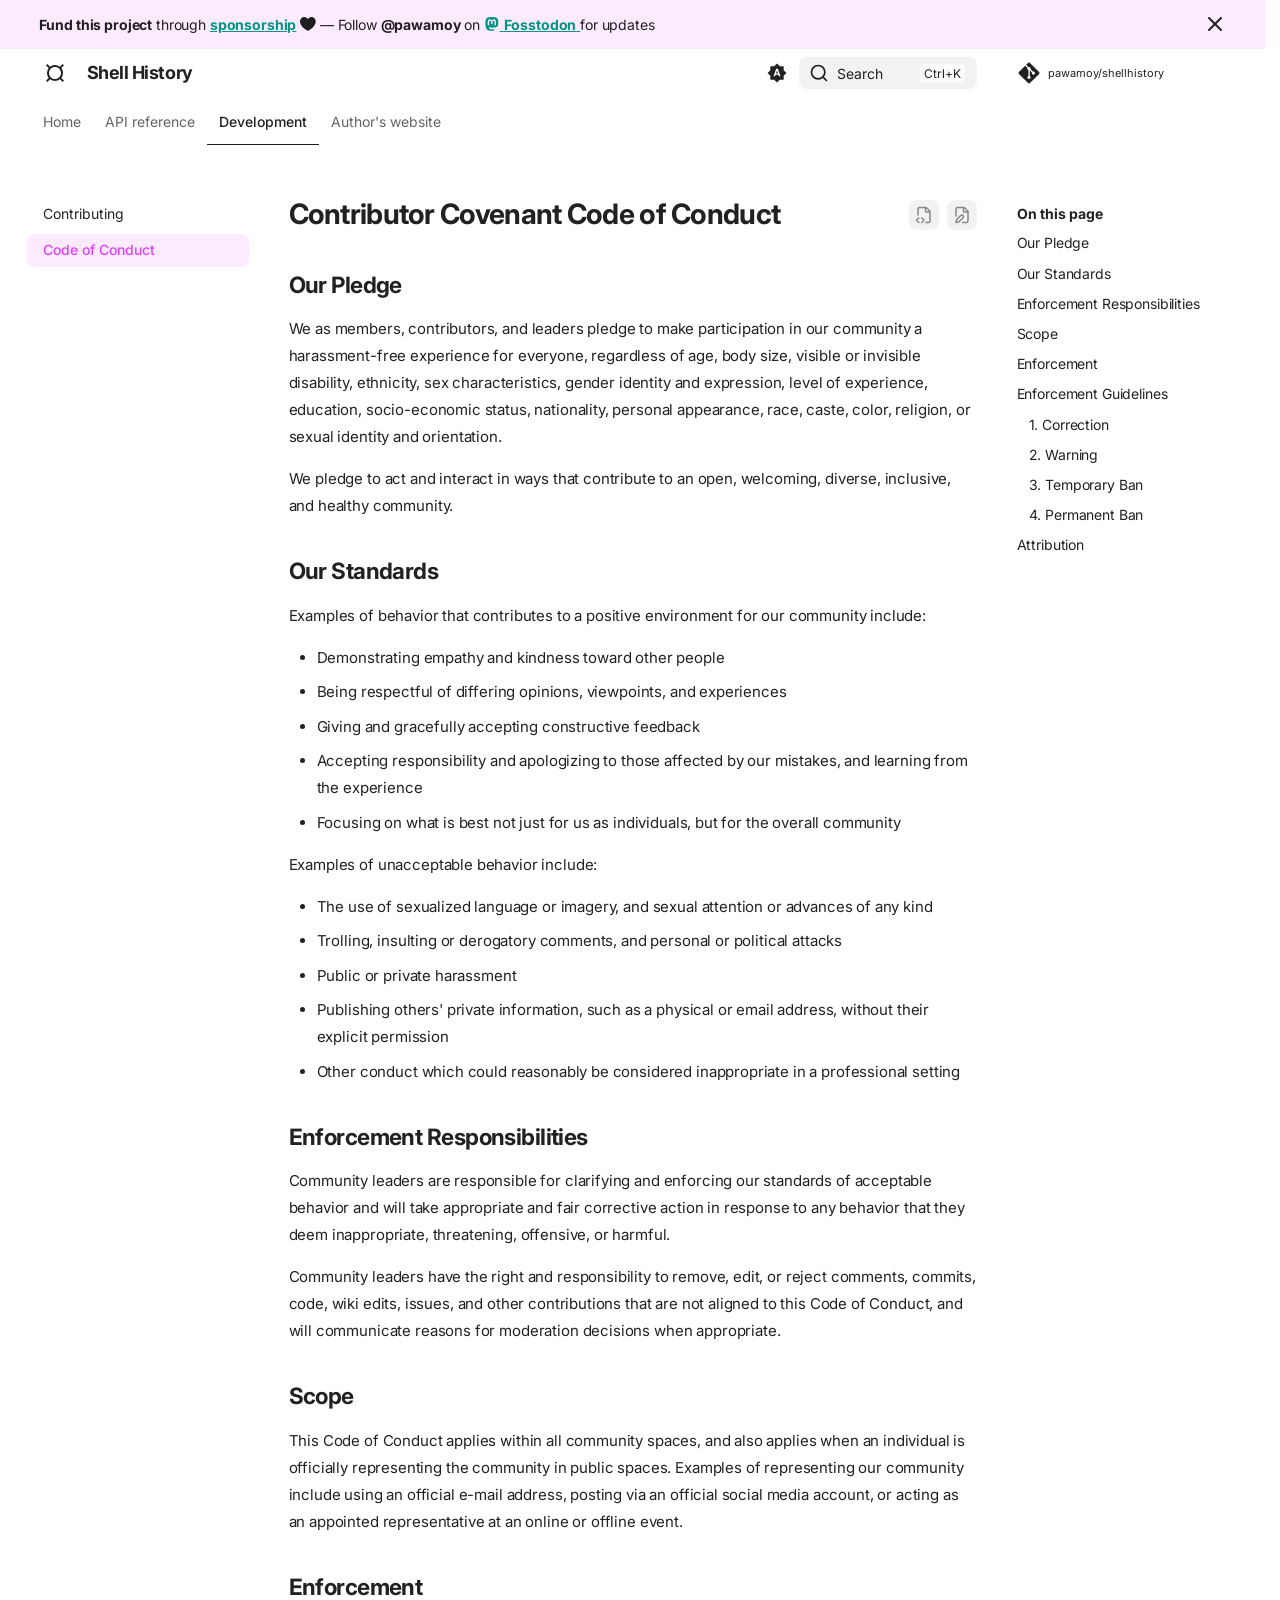
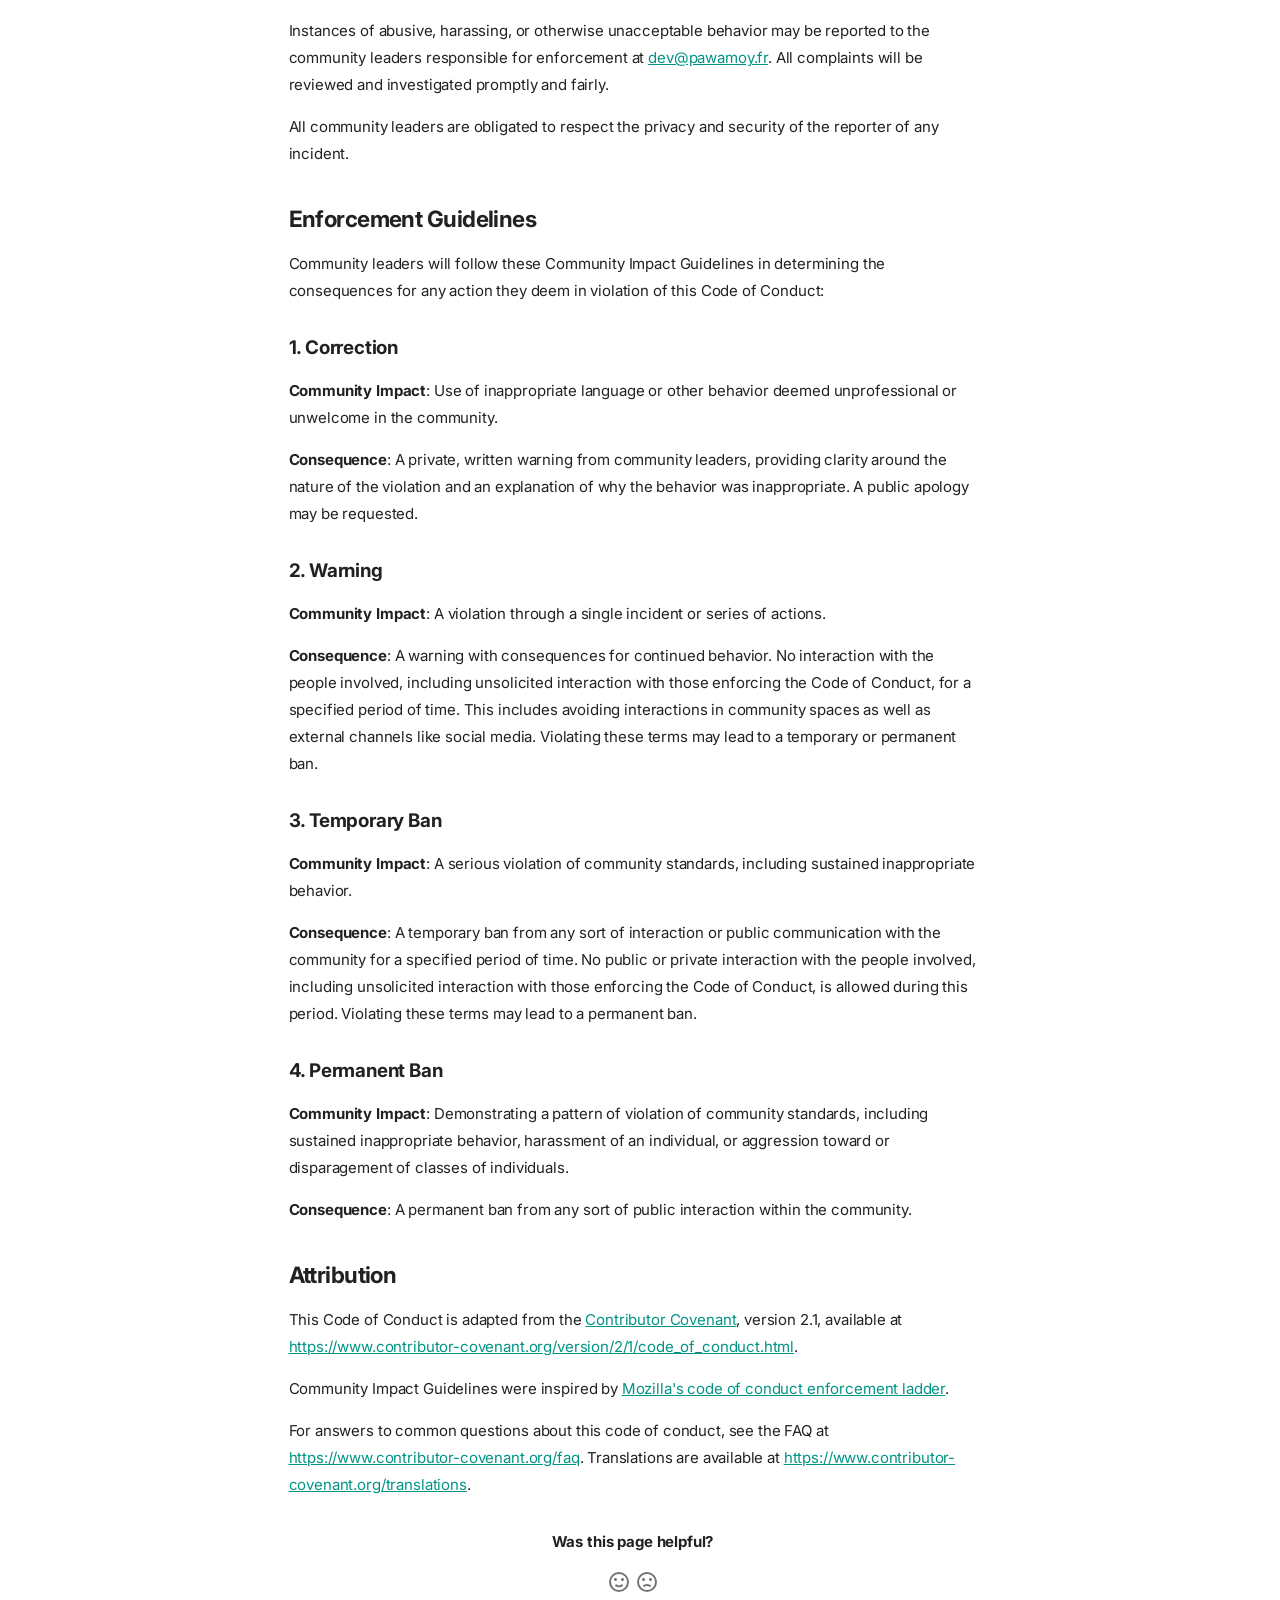
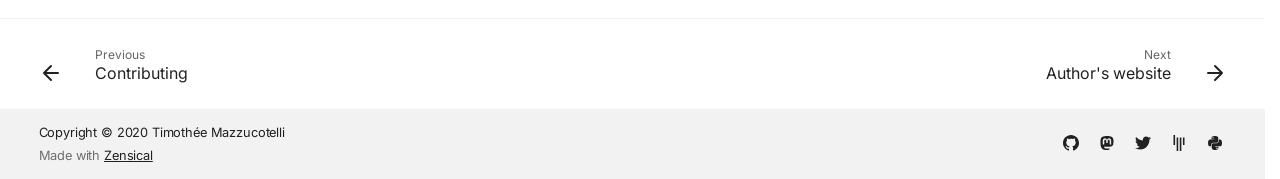
<file: code_of_conduct/index.html>
<!doctype html>
<html lang="en" class="no-js">
  <head>
    
      <meta charset="utf-8">
      <meta name="viewport" content="width=device-width,initial-scale=1">
      
        <meta name="description" content="Visualize your usage of Bash/Zsh through a web app thanks to Flask and Highcharts!">
      
      
        <meta name="author" content="Timothée Mazzucotelli">
      
      
        <link rel="canonical" href="https://pawamoy.github.io/shellhistory/code_of_conduct/">
      
      
        <link rel="prev" href="../contributing/">
      
      
        <link rel="next" href="https://pawamoy.github.io">
      
      
        
      
      
      <link rel="icon" href="../assets/images/favicon.png">
      <meta name="generator" content="zensical-0.0.67">
    
    
      
        <title>Code of Conduct - Shell History</title>
      
    
    
      
        
      
      <link rel="stylesheet" href="../assets/stylesheets/modern/main.4ae390e2.min.css">
      
        
          
        
        <link rel="stylesheet" href="../assets/stylesheets/modern/palette.96d1a7e4.min.css">
      
      


    
    
      
    
    
      
        
        
        <link rel="preconnect" href="https://fonts.gstatic.com" crossorigin>
        <link rel="stylesheet" href="https://fonts.googleapis.com/css?family=Inter:300,300i,400,400i,500,500i,700,700i%7CJetBrains+Mono:400,400i,700,700i&amp;display=fallback">
        <style>:root{--md-text-font:"Inter";--md-code-font:"JetBrains Mono"}</style>
      
    
    
      <link rel="stylesheet" href="../css/apidocs.css">
    
    <script>__md_scope=new URL("..",location),__md_scope.pathname.endsWith("/")||(__md_scope=new URL(__md_scope.pathname+"/",location)),__md_hash=e=>[...e].reduce(((e,t)=>(e<<5)-e+t.charCodeAt(0)),0),__md_get=(e,t=localStorage,_=__md_scope)=>JSON.parse(t.getItem(_.pathname+"."+e)),__md_set=(e,t,_=localStorage,a=__md_scope)=>{try{_.setItem(a.pathname+"."+e,JSON.stringify(t))}catch(e){}},document.documentElement.setAttribute("data-platform",navigator.platform)</script>
    
      
  


    
    
  </head>
  
  
    
    
      
    
    
    
    
    <body dir="ltr" data-md-color-scheme="default" data-md-color-primary="indigo" data-md-color-accent="indigo">
  
    
    <input class="md-toggle" data-md-toggle="drawer" type="checkbox" id="__drawer" autocomplete="off">
    <input class="md-toggle" data-md-toggle="search" type="checkbox" id="__search" autocomplete="off">
    <label class="md-overlay" for="__drawer" aria-label="Navigation"></label>
    <div data-md-component="skip">
      
        
        <a href="#contributor-covenant-code-of-conduct" class="md-skip">
          Skip to content
        </a>
      
    </div>
    <div data-md-component="announce">
      
        <aside class="md-banner">
          <div class="md-banner__inner md-grid md-typeset">
            
              <button class="md-banner__button md-icon" aria-label="Don't show this again">
                
                <svg xmlns="http://www.w3.org/2000/svg" fill="none" stroke="currentColor" stroke-linecap="round" stroke-linejoin="round" stroke-width="2" class="lucide lucide-x" viewBox="0 0 24 24"><path d="M18 6 6 18M6 6l12 12"/></svg>
              </button>
            
            
  <strong>Fund this project</strong> through
  <a href="https://github.com/sponsors/pawamoy"><strong>sponsorship</strong></a>
  <span class="twemoji heart pulse">
    <svg xmlns="http://www.w3.org/2000/svg" viewBox="0 0 16 16"><path d="M7.655 14.916zh-.002l-.006-.003-.018-.01a22 22 0 0 1-3.744-2.584C2.045 10.731 0 8.35 0 5.5 0 2.836 2.086 1 4.25 1 5.797 1 7.153 1.802 8 3.02 8.847 1.802 10.203 1 11.75 1 13.914 1 16 2.836 16 5.5c0 2.85-2.044 5.231-3.886 6.818a22 22 0 0 1-3.433 2.414 7 7 0 0 1-.31.17l-.018.01-.008.004a.75.75 0 0 1-.69 0"/></svg>
  </span> &mdash;
  Follow
  <strong>@pawamoy</strong> on
  <a rel="me" href="https://fosstodon.org/@pawamoy">
    <span class="twemoji mastodon">
      <svg xmlns="http://www.w3.org/2000/svg" viewBox="0 0 448 512"><!--! Font Awesome Free 7.3.1 by @fontawesome - https://fontawesome.com License - https://fontawesome.com/license/free (Icons: CC BY 4.0, Fonts: SIL OFL 1.1, Code: MIT License) Copyright 2026 Fonticons, Inc.--><path fill="currentColor" d="M433 179.1c0-97.2-63.7-125.7-63.7-125.7-62.5-28.7-228.6-28.4-290.5 0 0 0-63.7 28.5-63.7 125.7 0 115.7-6.6 259.4 105.6 289.1 40.5 10.7 75.3 13 103.3 11.4 50.8-2.8 79.3-18.1 79.3-18.1l-1.7-36.9s-36.3 11.4-77.1 10.1c-40.4-1.4-83-4.4-89.6-54-.6-4.6-.9-9.3-.9-13.9 85.6 20.9 158.7 9.1 178.7 6.7 56.1-6.7 105-41.3 111.2-72.9 9.8-49.8 9-121.5 9-121.5zm-75.1 125.2h-46.6V190.1c0-49.7-64-51.6-64 6.9v62.5H201V197c0-58.5-64-56.6-64-6.9v114.2H90.3c0-122.1-5.2-147.9 18.4-175 25.9-28.9 79.8-30.8 103.8 6.1l11.6 19.5 11.6-19.5c24.1-37.1 78.1-34.8 103.8-6.1 23.7 27.3 18.4 53 18.4 175"/></svg>
    </span>
    <strong>Fosstodon</strong>
  </a>
  for updates

          </div>
          
            <script>var el=document.querySelector("[data-md-component=announce]");if(el){var content=el.querySelector(".md-typeset");__md_hash(content.innerHTML)===__md_get("__announce")&&(el.hidden=!0)}</script>
          
        </aside>
      
    </div>
    
    
      

  

<header class="md-header md-header--shadow md-header--lifted" data-md-component="header">
  <nav class="md-header__inner md-grid" aria-label="Header">
    <a href="./.." title="Shell History" class="md-header__button md-logo" aria-label="Shell History" data-md-component="logo">
      
  
  <svg xmlns="http://www.w3.org/2000/svg" viewBox="0 0 24 24"><path d="M4.41 3 3 4.41 5.69 7.1A7.92 7.92 0 0 0 4 12c0 1.85.63 3.55 1.69 4.9L3 19.59 4.41 21l2.69-2.69A7.92 7.92 0 0 0 12 20c1.85 0 3.55-.63 4.9-1.69L19.59 21 21 19.59l-2.69-2.69A7.92 7.92 0 0 0 20 12c0-1.85-.63-3.55-1.69-4.9L21 4.41 19.59 3 16.9 5.69A7.92 7.92 0 0 0 12 4c-1.85 0-3.55.63-4.9 1.69zM12 6c3.31 0 6 2.69 6 6s-2.69 6-6 6-6-2.69-6-6 2.69-6 6-6"/></svg>

    </a>
    <label class="md-header__button md-icon" for="__drawer" aria-label="Navigation">
      
      <svg xmlns="http://www.w3.org/2000/svg" fill="none" stroke="currentColor" stroke-linecap="round" stroke-linejoin="round" stroke-width="2" class="lucide lucide-menu" viewBox="0 0 24 24"><path d="M4 5h16M4 12h16M4 19h16"/></svg>
    </label>
    <div class="md-header__title" data-md-component="header-title">
      <div class="md-header__ellipsis">
        <div class="md-header__topic">
          <span class="md-ellipsis">
            Shell History
          </span>
        </div>
        <div class="md-header__topic" data-md-component="header-topic">
          <span class="md-ellipsis">
            
              Code of Conduct
            
          </span>
        </div>
      </div>
    </div>
    
      
        <form class="md-header__option" data-md-component="palette">
  
    
    
    
    <input class="md-option" data-md-color-media="(prefers-color-scheme)" data-md-color-scheme="default" data-md-color-primary="indigo" data-md-color-accent="indigo"  aria-label="Switch to light mode"  type="radio" name="__palette" id="__palette_0">
    
      <label class="md-header__button md-icon" title="Switch to light mode" for="__palette_1" hidden>
        <svg xmlns="http://www.w3.org/2000/svg" viewBox="0 0 24 24"><path d="m14.3 16-.7-2h-3.2l-.7 2H7.8L11 7h2l3.2 9zM20 8.69V4h-4.69L12 .69 8.69 4H4v4.69L.69 12 4 15.31V20h4.69L12 23.31 15.31 20H20v-4.69L23.31 12zm-9.15 3.96h2.3L12 9z"/></svg>
      </label>
    
  
    
    
    
    <input class="md-option" data-md-color-media="(prefers-color-scheme: light)" data-md-color-scheme="default" data-md-color-primary="teal" data-md-color-accent="purple"  aria-label="Switch to dark mode"  type="radio" name="__palette" id="__palette_1">
    
      <label class="md-header__button md-icon" title="Switch to dark mode" for="__palette_2" hidden>
        <svg xmlns="http://www.w3.org/2000/svg" viewBox="0 0 24 24"><path d="M12 7a5 5 0 0 1 5 5 5 5 0 0 1-5 5 5 5 0 0 1-5-5 5 5 0 0 1 5-5m0 2a3 3 0 0 0-3 3 3 3 0 0 0 3 3 3 3 0 0 0 3-3 3 3 0 0 0-3-3m0-7 2.39 3.42C13.65 5.15 12.84 5 12 5s-1.65.15-2.39.42zM3.34 7l4.16-.35A7.2 7.2 0 0 0 5.94 8.5c-.44.74-.69 1.5-.83 2.29zm.02 10 1.76-3.77a7.131 7.131 0 0 0 2.38 4.14zM20.65 7l-1.77 3.79a7.02 7.02 0 0 0-2.38-4.15zm-.01 10-4.14.36c.59-.51 1.12-1.14 1.54-1.86.42-.73.69-1.5.83-2.29zM12 22l-2.41-3.44c.74.27 1.55.44 2.41.44.82 0 1.63-.17 2.37-.44z"/></svg>
      </label>
    
  
    
    
    
    <input class="md-option" data-md-color-media="(prefers-color-scheme: dark)" data-md-color-scheme="slate" data-md-color-primary="black" data-md-color-accent="lime"  aria-label="Switch to system preference"  type="radio" name="__palette" id="__palette_2">
    
      <label class="md-header__button md-icon" title="Switch to system preference" for="__palette_0" hidden>
        <svg xmlns="http://www.w3.org/2000/svg" viewBox="0 0 24 24"><path d="m17.75 4.09-2.53 1.94.91 3.06-2.63-1.81-2.63 1.81.91-3.06-2.53-1.94L12.44 4l1.06-3 1.06 3zm3.5 6.91-1.64 1.25.59 1.98-1.7-1.17-1.7 1.17.59-1.98L15.75 11l2.06-.05L18.5 9l.69 1.95zm-2.28 4.95c.83-.08 1.72 1.1 1.19 1.85-.32.45-.66.87-1.08 1.27C15.17 23 8.84 23 4.94 19.07c-3.91-3.9-3.91-10.24 0-14.14.4-.4.82-.76 1.27-1.08.75-.53 1.93.36 1.85 1.19-.27 2.86.69 5.83 2.89 8.02a9.96 9.96 0 0 0 8.02 2.89m-1.64 2.02a12.08 12.08 0 0 1-7.8-3.47c-2.17-2.19-3.33-5-3.49-7.82-2.81 3.14-2.7 7.96.31 10.98 3.02 3.01 7.84 3.12 10.98.31"/></svg>
      </label>
    
  
</form>
      
    
    
      <script>var palette=__md_get("__palette");if(palette&&palette.color){if("(prefers-color-scheme)"===palette.color.media){var media=matchMedia("(prefers-color-scheme: light)"),input=document.querySelector(media.matches?"[data-md-color-media='(prefers-color-scheme: light)']":"[data-md-color-media='(prefers-color-scheme: dark)']");palette.color.media=input.getAttribute("data-md-color-media"),palette.color.scheme=input.getAttribute("data-md-color-scheme"),palette.color.primary=input.getAttribute("data-md-color-primary"),palette.color.accent=input.getAttribute("data-md-color-accent")}for(var[key,value]of Object.entries(palette.color))document.body.setAttribute("data-md-color-"+key,value)}</script>
    
    
    
      
      
        <label class="md-header__button md-icon" for="__search" aria-label="Search">
          
          <svg xmlns="http://www.w3.org/2000/svg" fill="none" stroke="currentColor" stroke-linecap="round" stroke-linejoin="round" stroke-width="2" class="lucide lucide-search" viewBox="0 0 24 24"><path d="m21 21-4.34-4.34"/><circle cx="11" cy="11" r="8"/></svg>
        </label>
        <div class="md-search" data-md-component="search" role="dialog" aria-label="Search">
  <button type="button" class="md-search__button">
    Search
  </button>
</div>
      
    
    <div class="md-header__source">
      
        <a href="https://github.com/pawamoy/shellhistory" title="Go to repository" class="md-source" data-md-component="source">
  <div class="md-source__icon md-icon">
    
    <svg xmlns="http://www.w3.org/2000/svg" viewBox="0 0 448 512"><!--! Font Awesome Free 7.3.1 by @fontawesome - https://fontawesome.com License - https://fontawesome.com/license/free (Icons: CC BY 4.0, Fonts: SIL OFL 1.1, Code: MIT License) Copyright 2026 Fonticons, Inc.--><path fill="currentColor" d="M439.6 236.1 244 40.5c-5.4-5.5-12.8-8.5-20.4-8.5s-15 3-20.4 8.4L162.5 81l51.5 51.5c27.1-9.1 52.7 16.8 43.4 43.7l49.7 49.7c34.2-11.8 61.2 31 35.5 56.7-26.5 26.5-70.2-2.9-56-37.3L240.3 199v121.9c25.3 12.5 22.3 41.8 9.1 55-6.4 6.4-15.2 10.1-24.3 10.1s-17.8-3.6-24.3-10.1c-17.6-17.6-11.1-46.9 11.2-56v-123c-20.8-8.5-24.6-30.7-18.6-45L142.6 101 8.5 235.1C3 240.6 0 247.9 0 255.5s3 15 8.5 20.4l195.6 195.7c5.4 5.4 12.7 8.4 20.4 8.4s15-3 20.4-8.4l194.7-194.7c5.4-5.4 8.4-12.8 8.4-20.4s-3-15-8.4-20.4"/></svg>
  </div>
  <div class="md-source__repository">
    pawamoy/shellhistory
  </div>
</a>
      
    </div>
  </nav>
  
    
      
<nav class="md-tabs" aria-label="Tabs" data-md-component="tabs">
  <div class="md-grid">
    <ul class="md-tabs__list">
      
        
  
  
  
  
    
      
      
        
          
        
      
        
      
        
      
        
      
    
    
    
    
      <li class="md-tabs__item">
        <a href="./.." class="md-tabs__link">
          
  
  Home

        </a>
      </li>
    
  

      
        
  
  
  
  
    <li class="md-tabs__item">
      <a href="../reference/api/" class="md-tabs__link">
        
  
  API reference

      </a>
    </li>
  

      
        
  
  
  
    
  
  
    
      
      
        
      
        
      
    
    
    
    
      <li class="md-tabs__item md-tabs__item--active">
        <a href="../contributing/" class="md-tabs__link">
          
  
  Development

        </a>
      </li>
    
  

      
        
  
  
  
  
    <li class="md-tabs__item">
      <a href="https://pawamoy.github.io" class="md-tabs__link">
        
  
  Author's website

      </a>
    </li>
  

      
    </ul>
  </div>
</nav>
    
  
</header>
    
    <div class="md-container" data-md-component="container">
      
      
        
      
      <main class="md-main" data-md-component="main">
        <div class="md-main__inner md-grid">
          
            
              
              <div class="md-sidebar md-sidebar--primary" data-md-component="sidebar" data-md-type="navigation" >
                <div class="md-sidebar__scrollwrap">
                  <div class="md-sidebar__inner">
                    


  


<nav class="md-nav md-nav--primary md-nav--lifted" aria-label="Navigation" data-md-level="0">
  <label class="md-nav__title" for="__drawer">
    <a href="./.." title="Shell History" class="md-nav__button md-logo" aria-label="Shell History" data-md-component="logo">
      
  
  <svg xmlns="http://www.w3.org/2000/svg" viewBox="0 0 24 24"><path d="M4.41 3 3 4.41 5.69 7.1A7.92 7.92 0 0 0 4 12c0 1.85.63 3.55 1.69 4.9L3 19.59 4.41 21l2.69-2.69A7.92 7.92 0 0 0 12 20c1.85 0 3.55-.63 4.9-1.69L19.59 21 21 19.59l-2.69-2.69A7.92 7.92 0 0 0 20 12c0-1.85-.63-3.55-1.69-4.9L21 4.41 19.59 3 16.9 5.69A7.92 7.92 0 0 0 12 4c-1.85 0-3.55.63-4.9 1.69zM12 6c3.31 0 6 2.69 6 6s-2.69 6-6 6-6-2.69-6-6 2.69-6 6-6"/></svg>

    </a>
    Shell History
  </label>
  
    <div class="md-nav__source">
      <a href="https://github.com/pawamoy/shellhistory" title="Go to repository" class="md-source" data-md-component="source">
  <div class="md-source__icon md-icon">
    
    <svg xmlns="http://www.w3.org/2000/svg" viewBox="0 0 448 512"><!--! Font Awesome Free 7.3.1 by @fontawesome - https://fontawesome.com License - https://fontawesome.com/license/free (Icons: CC BY 4.0, Fonts: SIL OFL 1.1, Code: MIT License) Copyright 2026 Fonticons, Inc.--><path fill="currentColor" d="M439.6 236.1 244 40.5c-5.4-5.5-12.8-8.5-20.4-8.5s-15 3-20.4 8.4L162.5 81l51.5 51.5c27.1-9.1 52.7 16.8 43.4 43.7l49.7 49.7c34.2-11.8 61.2 31 35.5 56.7-26.5 26.5-70.2-2.9-56-37.3L240.3 199v121.9c25.3 12.5 22.3 41.8 9.1 55-6.4 6.4-15.2 10.1-24.3 10.1s-17.8-3.6-24.3-10.1c-17.6-17.6-11.1-46.9 11.2-56v-123c-20.8-8.5-24.6-30.7-18.6-45L142.6 101 8.5 235.1C3 240.6 0 247.9 0 255.5s3 15 8.5 20.4l195.6 195.7c5.4 5.4 12.7 8.4 20.4 8.4s15-3 20.4-8.4l194.7-194.7c5.4-5.4 8.4-12.8 8.4-20.4s-3-15-8.4-20.4"/></svg>
  </div>
  <div class="md-source__repository">
    pawamoy/shellhistory
  </div>
</a>
    </div>
  
  <ul class="md-nav__list" data-md-scrollfix>
    
      
      
  
  
  
  
    
    
      
        
          
        
      
        
      
        
      
        
      
    
    
    
      
      
        
      
    
    
    <li class="md-nav__item md-nav__item--nested">
      
        
        
        <input class="md-nav__toggle md-toggle " type="checkbox" id="__nav_1" >
        
          
          <div class="md-nav__link md-nav__container">
            <a href="./.." class="md-nav__link ">
              
  
  
  <span class="md-ellipsis">
    
  
  Home

    
  </span>
  
  

            </a>
            
              
              <label class="md-nav__link " for="__nav_1" id="__nav_1_label" tabindex="0">
                <span class="md-nav__icon md-icon"></span>
              </label>
            
          </div>
        
        
          <nav class="md-nav" data-md-level="1" aria-labelledby="__nav_1_label" aria-expanded="false">
            <label class="md-nav__title" for="__nav_1">
              <span class="md-nav__icon md-icon"></span>
              
  
  Home

            </label>
            <ul class="md-nav__list" data-md-scrollfix>
              
                
              
                
                  
  
  
  
  
    <li class="md-nav__item">
      <a href="../changelog/" class="md-nav__link">
        
  
  
  <span class="md-ellipsis">
    
  
  Changelog

    
  </span>
  
  

      </a>
    </li>
  

                
              
                
                  
  
  
  
  
    <li class="md-nav__item">
      <a href="../credits.md" class="md-nav__link">
        
  
  
  <span class="md-ellipsis">
    
  
  Credits

    
  </span>
  
  

      </a>
    </li>
  

                
              
                
                  
  
  
  
  
    <li class="md-nav__item">
      <a href="../license/" class="md-nav__link">
        
  
  
  <span class="md-ellipsis">
    
  
  License

    
  </span>
  
  

      </a>
    </li>
  

                
              
            </ul>
          </nav>
        
      
    </li>
  

    
      
      
  
  
  
  
    <li class="md-nav__item">
      <a href="../reference/api/" class="md-nav__link">
        
  
  
  <span class="md-ellipsis">
    
  
  API reference

    
  </span>
  
  

      </a>
    </li>
  

    
      
      
  
  
    
  
  
  
    
    
      
        
      
        
      
    
    
    
      
        
        
      
      
        
      
    
    
    <li class="md-nav__item md-nav__item--active md-nav__item--section md-nav__item--nested">
      
        
        
        <input class="md-nav__toggle md-toggle " type="checkbox" id="__nav_3" checked>
        
          
          <label class="md-nav__link" for="__nav_3" id="__nav_3_label" tabindex="">
            
  
  
  <span class="md-ellipsis">
    
  
  Development

    
  </span>
  
  

            <span class="md-nav__icon md-icon"></span>
          </label>
        
        
          <nav class="md-nav" data-md-level="1" aria-labelledby="__nav_3_label" aria-expanded="true">
            <label class="md-nav__title" for="__nav_3">
              <span class="md-nav__icon md-icon"></span>
              
  
  Development

            </label>
            <ul class="md-nav__list" data-md-scrollfix>
              
                
                  
  
  
  
  
    <li class="md-nav__item">
      <a href="../contributing/" class="md-nav__link">
        
  
  
  <span class="md-ellipsis">
    
  
  Contributing

    
  </span>
  
  

      </a>
    </li>
  

                
              
                
                  
  
  
    
  
  
  
    <li class="md-nav__item md-nav__item--active">
      
      
      
      
        
      
      
        <label class="md-nav__link md-nav__link--active" for="__toc">
          
  
  
  <span class="md-ellipsis">
    
  
  Code of Conduct

    
  </span>
  
  

          <span class="md-nav__icon md-icon"></span>
        </label>
      
      <a href="././" class="md-nav__link md-nav__link--active">
        
  
  
  <span class="md-ellipsis">
    
  
  Code of Conduct

    
  </span>
  
  

      </a>
      
        


<nav class="md-nav md-nav--secondary" aria-label="On this page">
  
  
  
    
  
  
    <label class="md-nav__title" for="__toc">
      <span class="md-nav__icon md-icon"></span>
      On this page
    </label>
    <ul class="md-nav__list" data-md-component="toc" data-md-scrollfix>
      
        <li class="md-nav__item">
  <a href="#our-pledge" class="md-nav__link">
    <span class="md-ellipsis">
      <span class="md-typeset">
        Our Pledge
      </span>
    </span>
  </a>
  
</li>
      
        <li class="md-nav__item">
  <a href="#our-standards" class="md-nav__link">
    <span class="md-ellipsis">
      <span class="md-typeset">
        Our Standards
      </span>
    </span>
  </a>
  
</li>
      
        <li class="md-nav__item">
  <a href="#enforcement-responsibilities" class="md-nav__link">
    <span class="md-ellipsis">
      <span class="md-typeset">
        Enforcement Responsibilities
      </span>
    </span>
  </a>
  
</li>
      
        <li class="md-nav__item">
  <a href="#scope" class="md-nav__link">
    <span class="md-ellipsis">
      <span class="md-typeset">
        Scope
      </span>
    </span>
  </a>
  
</li>
      
        <li class="md-nav__item">
  <a href="#enforcement" class="md-nav__link">
    <span class="md-ellipsis">
      <span class="md-typeset">
        Enforcement
      </span>
    </span>
  </a>
  
</li>
      
        <li class="md-nav__item">
  <a href="#enforcement-guidelines" class="md-nav__link">
    <span class="md-ellipsis">
      <span class="md-typeset">
        Enforcement Guidelines
      </span>
    </span>
  </a>
  
    <nav class="md-nav" aria-label="Enforcement Guidelines">
      <ul class="md-nav__list">
        
          <li class="md-nav__item">
  <a href="#1-correction" class="md-nav__link">
    <span class="md-ellipsis">
      <span class="md-typeset">
        1. Correction
      </span>
    </span>
  </a>
  
</li>
        
          <li class="md-nav__item">
  <a href="#2-warning" class="md-nav__link">
    <span class="md-ellipsis">
      <span class="md-typeset">
        2. Warning
      </span>
    </span>
  </a>
  
</li>
        
          <li class="md-nav__item">
  <a href="#3-temporary-ban" class="md-nav__link">
    <span class="md-ellipsis">
      <span class="md-typeset">
        3. Temporary Ban
      </span>
    </span>
  </a>
  
</li>
        
          <li class="md-nav__item">
  <a href="#4-permanent-ban" class="md-nav__link">
    <span class="md-ellipsis">
      <span class="md-typeset">
        4. Permanent Ban
      </span>
    </span>
  </a>
  
</li>
        
      </ul>
    </nav>
  
</li>
      
        <li class="md-nav__item">
  <a href="#attribution" class="md-nav__link">
    <span class="md-ellipsis">
      <span class="md-typeset">
        Attribution
      </span>
    </span>
  </a>
  
</li>
      
    </ul>
  
</nav>
      
    </li>
  

                
              
            </ul>
          </nav>
        
      
    </li>
  

    
      
      
  
  
  
  
    <li class="md-nav__item">
      <a href="https://pawamoy.github.io" class="md-nav__link">
        
  
  
  <span class="md-ellipsis">
    
  
  Author's website

    
  </span>
  
  

      </a>
    </li>
  

    
  </ul>
</nav>
                  </div>
                </div>
              </div>
            
            
              
              <div class="md-sidebar md-sidebar--secondary" data-md-component="sidebar" data-md-type="toc" >
                <div class="md-sidebar__scrollwrap">
                  
                    
                    
                    
                      
                    
                    
                      <input class="md-nav__toggle md-toggle" type="checkbox" id="__toc">
                      <div class="md-sidebar-button__wrapper">
                        <label class="md-sidebar-button" for="__toc"></label>
                      </div>
                    
                  
                  <div class="md-sidebar__inner">
                    


<nav class="md-nav md-nav--secondary" aria-label="On this page">
  
  
  
    
  
  
    <label class="md-nav__title" for="__toc">
      <span class="md-nav__icon md-icon"></span>
      On this page
    </label>
    <ul class="md-nav__list" data-md-component="toc" data-md-scrollfix>
      
        <li class="md-nav__item">
  <a href="#our-pledge" class="md-nav__link">
    <span class="md-ellipsis">
      <span class="md-typeset">
        Our Pledge
      </span>
    </span>
  </a>
  
</li>
      
        <li class="md-nav__item">
  <a href="#our-standards" class="md-nav__link">
    <span class="md-ellipsis">
      <span class="md-typeset">
        Our Standards
      </span>
    </span>
  </a>
  
</li>
      
        <li class="md-nav__item">
  <a href="#enforcement-responsibilities" class="md-nav__link">
    <span class="md-ellipsis">
      <span class="md-typeset">
        Enforcement Responsibilities
      </span>
    </span>
  </a>
  
</li>
      
        <li class="md-nav__item">
  <a href="#scope" class="md-nav__link">
    <span class="md-ellipsis">
      <span class="md-typeset">
        Scope
      </span>
    </span>
  </a>
  
</li>
      
        <li class="md-nav__item">
  <a href="#enforcement" class="md-nav__link">
    <span class="md-ellipsis">
      <span class="md-typeset">
        Enforcement
      </span>
    </span>
  </a>
  
</li>
      
        <li class="md-nav__item">
  <a href="#enforcement-guidelines" class="md-nav__link">
    <span class="md-ellipsis">
      <span class="md-typeset">
        Enforcement Guidelines
      </span>
    </span>
  </a>
  
    <nav class="md-nav" aria-label="Enforcement Guidelines">
      <ul class="md-nav__list">
        
          <li class="md-nav__item">
  <a href="#1-correction" class="md-nav__link">
    <span class="md-ellipsis">
      <span class="md-typeset">
        1. Correction
      </span>
    </span>
  </a>
  
</li>
        
          <li class="md-nav__item">
  <a href="#2-warning" class="md-nav__link">
    <span class="md-ellipsis">
      <span class="md-typeset">
        2. Warning
      </span>
    </span>
  </a>
  
</li>
        
          <li class="md-nav__item">
  <a href="#3-temporary-ban" class="md-nav__link">
    <span class="md-ellipsis">
      <span class="md-typeset">
        3. Temporary Ban
      </span>
    </span>
  </a>
  
</li>
        
          <li class="md-nav__item">
  <a href="#4-permanent-ban" class="md-nav__link">
    <span class="md-ellipsis">
      <span class="md-typeset">
        4. Permanent Ban
      </span>
    </span>
  </a>
  
</li>
        
      </ul>
    </nav>
  
</li>
      
        <li class="md-nav__item">
  <a href="#attribution" class="md-nav__link">
    <span class="md-ellipsis">
      <span class="md-typeset">
        Attribution
      </span>
    </span>
  </a>
  
</li>
      
    </ul>
  
</nav>
                  </div>
                </div>
              </div>
            
          
          
            <div class="md-content" data-md-component="content">
              
                




              
              <article class="md-content__inner md-typeset">
                
                  

  
    <a href="https://github.com/pawamoy/shellhistory/edit/main/docs/code_of_conduct.md" title="Edit this page" class="md-content__button md-icon" rel="edit">
      
      <svg xmlns="http://www.w3.org/2000/svg" fill="none" stroke="currentColor" stroke-linecap="round" stroke-linejoin="round" stroke-width="2" class="lucide lucide-file-pen" viewBox="0 0 24 24"><path d="M12.659 22H18a2 2 0 0 0 2-2V8a2.4 2.4 0 0 0-.706-1.706l-3.588-3.588A2.4 2.4 0 0 0 14 2H6a2 2 0 0 0-2 2v9.34"/><path d="M14 2v5a1 1 0 0 0 1 1h5M10.378 12.622a1 1 0 0 1 3 3.003L8.36 20.637a2 2 0 0 1-.854.506l-2.867.837a.5.5 0 0 1-.62-.62l.836-2.869a2 2 0 0 1 .506-.853z"/></svg>
    </a>
  
  
    
      
    
    <a href="https://github.com/pawamoy/shellhistory/raw/main/docs/code_of_conduct.md" title="View source of this page" class="md-content__button md-icon">
      
      <svg xmlns="http://www.w3.org/2000/svg" fill="none" stroke="currentColor" stroke-linecap="round" stroke-linejoin="round" stroke-width="2" class="lucide lucide-file-code-2" viewBox="0 0 24 24"><path d="M4 12.15V4a2 2 0 0 1 2-2h8a2.4 2.4 0 0 1 1.706.706l3.588 3.588A2.4 2.4 0 0 1 20 8v12a2 2 0 0 1-2 2h-3.35"/><path d="M14 2v5a1 1 0 0 0 1 1h5M5 16l-3 3 3 3M9 22l3-3-3-3"/></svg>
    </a>
  


<h1 id="contributor-covenant-code-of-conduct">Contributor Covenant Code of Conduct<a class="headerlink" href="#contributor-covenant-code-of-conduct" title="Permanent link">¤</a></h1>
<h2 id="our-pledge">Our Pledge<a class="headerlink" href="#our-pledge" title="Permanent link">¤</a></h2>
<p>We as members, contributors, and leaders pledge to make participation in our community a harassment-free experience for everyone, regardless of age, body size, visible or invisible disability, ethnicity, sex characteristics, gender identity and expression, level of experience, education, socio-economic status, nationality, personal appearance, race, caste, color, religion, or sexual identity and orientation.</p>
<p>We pledge to act and interact in ways that contribute to an open, welcoming, diverse, inclusive, and healthy community.</p>
<h2 id="our-standards">Our Standards<a class="headerlink" href="#our-standards" title="Permanent link">¤</a></h2>
<p>Examples of behavior that contributes to a positive environment for our community include:</p>
<ul>
<li>Demonstrating empathy and kindness toward other people</li>
<li>Being respectful of differing opinions, viewpoints, and experiences</li>
<li>Giving and gracefully accepting constructive feedback</li>
<li>Accepting responsibility and apologizing to those affected by our mistakes, and learning from the experience</li>
<li>Focusing on what is best not just for us as individuals, but for the overall community</li>
</ul>
<p>Examples of unacceptable behavior include:</p>
<ul>
<li>The use of sexualized language or imagery, and sexual attention or advances of any kind</li>
<li>Trolling, insulting or derogatory comments, and personal or political attacks</li>
<li>Public or private harassment</li>
<li>Publishing others' private information, such as a physical or email address, without their explicit permission</li>
<li>Other conduct which could reasonably be considered inappropriate in a professional setting</li>
</ul>
<h2 id="enforcement-responsibilities">Enforcement Responsibilities<a class="headerlink" href="#enforcement-responsibilities" title="Permanent link">¤</a></h2>
<p>Community leaders are responsible for clarifying and enforcing our standards of acceptable behavior and will take appropriate and fair corrective action in response to any behavior that they deem inappropriate, threatening, offensive, or harmful.</p>
<p>Community leaders have the right and responsibility to remove, edit, or reject comments, commits, code, wiki edits, issues, and other contributions that are not aligned to this Code of Conduct, and will communicate reasons for moderation decisions when appropriate.</p>
<h2 id="scope">Scope<a class="headerlink" href="#scope" title="Permanent link">¤</a></h2>
<p>This Code of Conduct applies within all community spaces, and also applies when an individual is officially representing the community in public spaces. Examples of representing our community include using an official e-mail address, posting via an official social media account, or acting as an appointed representative at an online or offline event.</p>
<h2 id="enforcement">Enforcement<a class="headerlink" href="#enforcement" title="Permanent link">¤</a></h2>
<p>Instances of abusive, harassing, or otherwise unacceptable behavior may be reported to the community leaders responsible for enforcement at <a href="&#109;&#97;&#105;&#108;&#116;&#111;&#58;&#100;&#101;&#118;&#64;&#112;&#97;&#119;&#97;&#109;&#111;&#121;&#46;&#102;&#114;">&#100;&#101;&#118;&#64;&#112;&#97;&#119;&#97;&#109;&#111;&#121;&#46;&#102;&#114;</a>. All complaints will be reviewed and investigated promptly and fairly.</p>
<p>All community leaders are obligated to respect the privacy and security of the reporter of any incident.</p>
<h2 id="enforcement-guidelines">Enforcement Guidelines<a class="headerlink" href="#enforcement-guidelines" title="Permanent link">¤</a></h2>
<p>Community leaders will follow these Community Impact Guidelines in determining the consequences for any action they deem in violation of this Code of Conduct:</p>
<h3 id="1-correction">1. Correction<a class="headerlink" href="#1-correction" title="Permanent link">¤</a></h3>
<p><strong>Community Impact</strong>: Use of inappropriate language or other behavior deemed unprofessional or unwelcome in the community.</p>
<p><strong>Consequence</strong>: A private, written warning from community leaders, providing clarity around the nature of the violation and an explanation of why the behavior was inappropriate. A public apology may be requested.</p>
<h3 id="2-warning">2. Warning<a class="headerlink" href="#2-warning" title="Permanent link">¤</a></h3>
<p><strong>Community Impact</strong>: A violation through a single incident or series of actions.</p>
<p><strong>Consequence</strong>: A warning with consequences for continued behavior. No interaction with the people involved, including unsolicited interaction with those enforcing the Code of Conduct, for a specified period of time. This includes avoiding interactions in community spaces as well as external channels like social media. Violating these terms may lead to a temporary or permanent ban.</p>
<h3 id="3-temporary-ban">3. Temporary Ban<a class="headerlink" href="#3-temporary-ban" title="Permanent link">¤</a></h3>
<p><strong>Community Impact</strong>: A serious violation of community standards, including sustained inappropriate behavior.</p>
<p><strong>Consequence</strong>: A temporary ban from any sort of interaction or public communication with the community for a specified period of time. No public or private interaction with the people involved, including unsolicited interaction with those enforcing the Code of Conduct, is allowed during this period. Violating these terms may lead to a permanent ban.</p>
<h3 id="4-permanent-ban">4. Permanent Ban<a class="headerlink" href="#4-permanent-ban" title="Permanent link">¤</a></h3>
<p><strong>Community Impact</strong>: Demonstrating a pattern of violation of community standards, including sustained inappropriate behavior, harassment of an individual, or aggression toward or disparagement of classes of individuals.</p>
<p><strong>Consequence</strong>: A permanent ban from any sort of public interaction within the community.</p>
<h2 id="attribution">Attribution<a class="headerlink" href="#attribution" title="Permanent link">¤</a></h2>
<p>This Code of Conduct is adapted from the <a href="https://www.contributor-covenant.org">Contributor Covenant</a>, version 2.1, available at <a href="https://www.contributor-covenant.org/version/2/1/code_of_conduct.html">https://www.contributor-covenant.org/version/2/1/code_of_conduct.html</a>.</p>
<p>Community Impact Guidelines were inspired by <a href="https://github.com/mozilla/diversity">Mozilla's code of conduct enforcement ladder</a>.</p>
<p>For answers to common questions about this code of conduct, see the FAQ at <a href="https://www.contributor-covenant.org/faq">https://www.contributor-covenant.org/faq</a>. Translations are available at <a href="https://www.contributor-covenant.org/translations">https://www.contributor-covenant.org/translations</a>.</p>











  



  <form class="md-feedback" name="feedback" hidden>
    <fieldset>
      <legend class="md-feedback__title">
        Was this page helpful?
      </legend>
      <div class="md-feedback__inner">
        <div class="md-feedback__list">
          
            <button class="md-feedback__icon md-icon" type="submit" title="This page was helpful" data-md-value="1">
              <svg xmlns="http://www.w3.org/2000/svg" viewBox="0 0 24 24"><path d="M20 12a8 8 0 0 0-8-8 8 8 0 0 0-8 8 8 8 0 0 0 8 8 8 8 0 0 0 8-8m2 0a10 10 0 0 1-10 10A10 10 0 0 1 2 12 10 10 0 0 1 12 2a10 10 0 0 1 10 10M10 9.5c0 .8-.7 1.5-1.5 1.5S7 10.3 7 9.5 7.7 8 8.5 8s1.5.7 1.5 1.5m7 0c0 .8-.7 1.5-1.5 1.5S14 10.3 14 9.5 14.7 8 15.5 8s1.5.7 1.5 1.5m-5 7.73c-1.75 0-3.29-.73-4.19-1.81L9.23 14c.45.72 1.52 1.23 2.77 1.23s2.32-.51 2.77-1.23l1.42 1.42c-.9 1.08-2.44 1.81-4.19 1.81"/></svg>
            </button>
          
            <button class="md-feedback__icon md-icon" type="submit" title="This page could be improved" data-md-value="0">
              <svg xmlns="http://www.w3.org/2000/svg" viewBox="0 0 24 24"><path d="M20 12a8 8 0 0 0-8-8 8 8 0 0 0-8 8 8 8 0 0 0 8 8 8 8 0 0 0 8-8m2 0a10 10 0 0 1-10 10A10 10 0 0 1 2 12 10 10 0 0 1 12 2a10 10 0 0 1 10 10m-6.5-4c.8 0 1.5.7 1.5 1.5s-.7 1.5-1.5 1.5-1.5-.7-1.5-1.5.7-1.5 1.5-1.5M10 9.5c0 .8-.7 1.5-1.5 1.5S7 10.3 7 9.5 7.7 8 8.5 8s1.5.7 1.5 1.5m2 4.5c1.75 0 3.29.72 4.19 1.81l-1.42 1.42C14.32 16.5 13.25 16 12 16s-2.32.5-2.77 1.23l-1.42-1.42C8.71 14.72 10.25 14 12 14"/></svg>
            </button>
          
        </div>
        <div class="md-feedback__note">
          
            <div data-md-value="1" hidden>
              
              
                
              
              
              
                
                
              
              Thank you for your feedback!
            </div>
          
            <div data-md-value="0" hidden>
              
              
                
              
              
              
                
                
              
              Let us know how we can improve this page.
            </div>
          
        </div>
      </div>
    </fieldset>
  </form>

<!-- Giscus -->
<!-- https://zensical.org/docs/setup/comment-system/#giscus-integration -->
<div id="feedback" style="display: none;">
    <h2 id="__comments">Feedback</h2>
    <script src="https://giscus.app/client.js"
        data-repo="pawamoy/shellhistory"
        data-repo-id="MDEwOlJlcG9zaXRvcnkxMTAxNTIwOTc="
        data-category="Documentation"
        data-category-id="REPLACE WITH DISCUSSION CATEGORY ID"
        data-mapping="pathname"
        data-strict="1"
        data-reactions-enabled="0"
        data-emit-metadata="0"
        data-input-position="top"
        data-theme="preferred_color_scheme"
        data-lang="en"
        data-loading="lazy"
        crossorigin="anonymous"
        async>
    </script>

    <!-- Synchronize Giscus theme with palette -->
    <script>
        var giscus = document.querySelector("script[src*=giscus]")

        // Set palette on initial load
        var palette = __md_get("__palette")
        if (palette && typeof palette.color === "object") {
            var theme = palette.color.scheme === "slate"
                ? "transparent_dark"
                : "light"

            // Instruct Giscus to set theme
            giscus.setAttribute("data-theme", theme)
        }

        // Register event handlers after documented loaded
        document.addEventListener("DOMContentLoaded", function() {
            var ref = document.querySelector("[data-md-component=palette]")
            ref.addEventListener("change", function() {
                var palette = __md_get("__palette")
                if (palette && typeof palette.color === "object") {
                    var theme = palette.color.scheme === "slate"
                        ? "transparent_dark"
                        : "light"

                    // Instruct Giscus to change theme
                    var frame = document.querySelector(".giscus-frame")
                    frame.contentWindow.postMessage(
                        { giscus: { setConfig: { theme } } },
                        "https://giscus.app"
                    )
                }
            })
        })
    </script>
</div>
                
              </article>
            </div>
          
          
  <script>var tabs=__md_get("__tabs");if(Array.isArray(tabs))e:for(var set of document.querySelectorAll(".tabbed-set")){var labels=set.querySelector(".tabbed-labels");for(var tab of tabs)for(var label of labels.getElementsByTagName("label"))if(label.innerText.trim()===tab){var input=document.getElementById(label.htmlFor);input.checked=!0;continue e}}</script>

<script>var target=document.getElementById(location.hash.slice(1));target&&target.name&&(target.checked=target.name.startsWith("__tabbed_"))</script>
        </div>
        
          <button type="button" class="md-top md-icon" data-md-component="top" hidden>
  
  <svg xmlns="http://www.w3.org/2000/svg" fill="none" stroke="currentColor" stroke-linecap="round" stroke-linejoin="round" stroke-width="2" class="lucide lucide-circle-arrow-up" viewBox="0 0 24 24"><circle cx="12" cy="12" r="10"/><path d="m16 12-4-4-4 4M12 16V8"/></svg>
  Back to top
</button>
        
      </main>
      
        <footer class="md-footer">
  
    
      
      <nav class="md-footer__inner md-grid" aria-label="Footer" >
        
          
          <a href="../contributing/" class="md-footer__link md-footer__link--prev" aria-label="Previous: Contributing">
            <div class="md-footer__button md-icon">
              
              <svg xmlns="http://www.w3.org/2000/svg" fill="none" stroke="currentColor" stroke-linecap="round" stroke-linejoin="round" stroke-width="2" class="lucide lucide-arrow-left" viewBox="0 0 24 24"><path d="m12 19-7-7 7-7M19 12H5"/></svg>
            </div>
            <div class="md-footer__title">
              <span class="md-footer__direction">
                Previous
              </span>
              <div class="md-ellipsis">
                Contributing
              </div>
            </div>
          </a>
        
        
          
          <a href="https://pawamoy.github.io" class="md-footer__link md-footer__link--next" aria-label="Next: Author&#x27;s website">
            <div class="md-footer__title">
              <span class="md-footer__direction">
                Next
              </span>
              <div class="md-ellipsis">
                Author's website
              </div>
            </div>
            <div class="md-footer__button md-icon">
              
              <svg xmlns="http://www.w3.org/2000/svg" fill="none" stroke="currentColor" stroke-linecap="round" stroke-linejoin="round" stroke-width="2" class="lucide lucide-arrow-right" viewBox="0 0 24 24"><path d="M5 12h14M12 5l7 7-7 7"/></svg>
            </div>
          </a>
        
      </nav>
    
  
  <div class="md-footer-meta md-typeset">
    <div class="md-footer-meta__inner md-grid">
      <div class="md-copyright">
  
    <div class="md-copyright__highlight">
      Copyright &copy; 2020 Timothée Mazzucotelli
    </div>
  
  
    Made with
    <a href="https://zensical.org/" target="_blank" rel="noopener">
      Zensical
    </a>
  
</div>
      
        
<div class="md-social">
  
    
    
    
    
      
      
    
    <a href="https://github.com/pawamoy" target="_blank" rel="noopener" title="github.com" class="md-social__link">
      <svg xmlns="http://www.w3.org/2000/svg" viewBox="0 0 512 512"><!--! Font Awesome Free 7.3.1 by @fontawesome - https://fontawesome.com License - https://fontawesome.com/license/free (Icons: CC BY 4.0, Fonts: SIL OFL 1.1, Code: MIT License) Copyright 2026 Fonticons, Inc.--><path fill="currentColor" d="M216.5 362.5c-66-8-112.5-55.5-112.5-117 0-25 9-52 24-70-6.5-16.5-5.5-51.5 2-66 20-2.5 47 8 63 22.5 19-6 39-9 63.5-9s44.5 3 62.5 8.5c15.5-14 43-24.5 63-22 7 13.5 8 48.5 1.5 65.5 16 19 24.5 44.5 24.5 70.5 0 61.5-46.5 108-113.5 116.5 17 11 28.5 35 28.5 62.5v52c0 15 12.5 23.5 27.5 17.5C441 459.5 512 369 512 257 512 115.5 397 0 255.5 0S0 115.5 0 257c0 111 70.5 203 165.5 237.5 13.5 5 26.5-4 26.5-17.5v-40c-7 3-16 5-24 5-33 0-52.5-18-66.5-51.5-5.5-13.5-11.5-21.5-23-23-6-.5-8-3-8-6 0-6 10-10.5 20-10.5 14.5 0 27 9 40 27.5 10 14.5 20.5 21 33 21s20.5-4.5 32-16c8.5-8.5 15-16 21-21"/></svg>
    </a>
  
    
    
      
    
    
    
      
      
    
    <a href="https://fosstodon.org/@pawamoy" target="_blank" rel="noopener me" title="fosstodon.org" class="md-social__link">
      <svg xmlns="http://www.w3.org/2000/svg" viewBox="0 0 448 512"><!--! Font Awesome Free 7.3.1 by @fontawesome - https://fontawesome.com License - https://fontawesome.com/license/free (Icons: CC BY 4.0, Fonts: SIL OFL 1.1, Code: MIT License) Copyright 2026 Fonticons, Inc.--><path fill="currentColor" d="M433 179.1c0-97.2-63.7-125.7-63.7-125.7-62.5-28.7-228.6-28.4-290.5 0 0 0-63.7 28.5-63.7 125.7 0 115.7-6.6 259.4 105.6 289.1 40.5 10.7 75.3 13 103.3 11.4 50.8-2.8 79.3-18.1 79.3-18.1l-1.7-36.9s-36.3 11.4-77.1 10.1c-40.4-1.4-83-4.4-89.6-54-.6-4.6-.9-9.3-.9-13.9 85.6 20.9 158.7 9.1 178.7 6.7 56.1-6.7 105-41.3 111.2-72.9 9.8-49.8 9-121.5 9-121.5zm-75.1 125.2h-46.6V190.1c0-49.7-64-51.6-64 6.9v62.5H201V197c0-58.5-64-56.6-64-6.9v114.2H90.3c0-122.1-5.2-147.9 18.4-175 25.9-28.9 79.8-30.8 103.8 6.1l11.6 19.5 11.6-19.5c24.1-37.1 78.1-34.8 103.8-6.1 23.7 27.3 18.4 53 18.4 175"/></svg>
    </a>
  
    
    
    
    
      
      
    
    <a href="https://twitter.com/pawamoy" target="_blank" rel="noopener" title="twitter.com" class="md-social__link">
      <svg xmlns="http://www.w3.org/2000/svg" viewBox="0 0 512 512"><!--! Font Awesome Free 7.3.1 by @fontawesome - https://fontawesome.com License - https://fontawesome.com/license/free (Icons: CC BY 4.0, Fonts: SIL OFL 1.1, Code: MIT License) Copyright 2026 Fonticons, Inc.--><path fill="currentColor" d="M459.4 151.7c.3 4.5.3 9.1.3 13.6 0 138.7-105.6 298.6-298.6 298.6-59.5 0-114.7-17.2-161.1-47.1 8.4 1 16.6 1.3 25.3 1.3 49.1 0 94.2-16.6 130.3-44.8-46.1-1-84.8-31.2-98.1-72.8 6.5 1 13 1.6 19.8 1.6 9.4 0 18.8-1.3 27.6-3.6-48.1-9.7-84.1-52-84.1-103v-1.3c14 7.8 30.2 12.7 47.4 13.3-28.3-18.8-46.8-51-46.8-87.4 0-19.5 5.2-37.4 14.3-53C87.4 130.8 165 172.4 252.1 176.9c-1.6-7.8-2.6-15.9-2.6-24C249.5 95.1 296.3 48 354.4 48c30.2 0 57.5 12.7 76.7 33.1 23.7-4.5 46.5-13.3 66.6-25.3-7.8 24.4-24.4 44.8-46.1 57.8 21.1-2.3 41.6-8.1 60.4-16.2-14.3 20.8-32.2 39.3-52.6 54.3"/></svg>
    </a>
  
    
    
    
    
      
      
    
    <a href="https://gitter.im/shellhistory/community" target="_blank" rel="noopener" title="gitter.im" class="md-social__link">
      <svg xmlns="http://www.w3.org/2000/svg" viewBox="0 0 384 512"><!--! Font Awesome Free 7.3.1 by @fontawesome - https://fontawesome.com License - https://fontawesome.com/license/free (Icons: CC BY 4.0, Fonts: SIL OFL 1.1, Code: MIT License) Copyright 2026 Fonticons, Inc.--><path fill="currentColor" d="M66.4 322.5H16V0h50.4zM166.9 76.1h-50.4V512h50.4zm100.6 0h-50.4V512h50.4zM368 76h-50.4v247H368z"/></svg>
    </a>
  
    
    
    
    
      
      
    
    <a href="https://pypi.org/project/shellhistory/" target="_blank" rel="noopener" title="pypi.org" class="md-social__link">
      <svg xmlns="http://www.w3.org/2000/svg" viewBox="0 0 448 512"><!--! Font Awesome Free 7.3.1 by @fontawesome - https://fontawesome.com License - https://fontawesome.com/license/free (Icons: CC BY 4.0, Fonts: SIL OFL 1.1, Code: MIT License) Copyright 2026 Fonticons, Inc.--><path fill="currentColor" d="M439.8 200.5c-7.7-30.9-22.3-54.2-53.4-54.2h-40.1v47.4c0 36.8-31.2 67.8-66.8 67.8H172.7c-29.2 0-53.4 25-53.4 54.3v101.8c0 29 25.2 46 53.4 54.3 33.8 9.9 66.3 11.7 106.8 0 26.9-7.8 53.4-23.5 53.4-54.3v-40.7H226.2v-13.6h160.2c31.1 0 42.6-21.7 53.4-54.2 11.2-33.5 10.7-65.7 0-108.6M286.2 444.7a20.4 20.4 0 1 1 0-40.7 20.4 20.4 0 1 1 0 40.7M167.8 248.1h106.8c29.7 0 53.4-24.5 53.4-54.3V91.9c0-29-24.4-50.7-53.4-55.6-35.8-5.9-74.7-5.6-106.8.1-45.2 8-53.4 24.7-53.4 55.6v40.7h106.9v13.6h-147c-31.1 0-58.3 18.7-66.8 54.2-9.8 40.7-10.2 66.1 0 108.6 7.6 31.6 25.7 54.2 56.8 54.2H101v-48.8c0-35.3 30.5-66.4 66.8-66.4m-6.6-183.4a20.4 20.4 0 1 1 0 40.8 20.4 20.4 0 1 1 0-40.8"/></svg>
    </a>
  
</div>
      
    </div>
  </div>
</footer>
      
    </div>
    <div class="md-dialog" data-md-component="dialog" role="status" aria-atomic="true">
      <div class="md-dialog__inner md-typeset"></div>
    </div>
    
    
    
      
      
      
      
        
        
      <script id="__config" type="application/json">{"annotate":null,"base":"..","features":["announce.dismiss","content.action.edit","content.action.view","content.code.annotate","content.code.copy","content.code.select","content.footnote.tooltips","content.tabs.link","content.tooltips","navigation.footer","navigation.indexes","navigation.instant","navigation.instant.prefetch","navigation.path","navigation.sections","navigation.tabs","navigation.tabs.sticky","navigation.top","search.highlight","toc.follow"],"redirect":null,"search":"../assets/javascripts/workers/search.7d14d953.min.js","tags":null,"translations":{"clipboard.copied":"Copied to clipboard","clipboard.copy":"Copy to clipboard","clipboard.error":"Could not copy to clipboard","search.result.more.one":"1 more on this page","search.result.more.other":"# more on this page","search.result.none":"No matching documents","search.result.one":"1 matching document","search.result.other":"# matching documents","search.result.placeholder":"Type to start searching","search.result.term.missing":"Missing","select.version":"Select version"},"version":null}</script>
    
    
      <script src="../assets/javascripts/bundle.67a597eb.min.js"></script>
      
        <script src="../js/feedback.js"></script>
      
    
  </body>
</html>
</file>
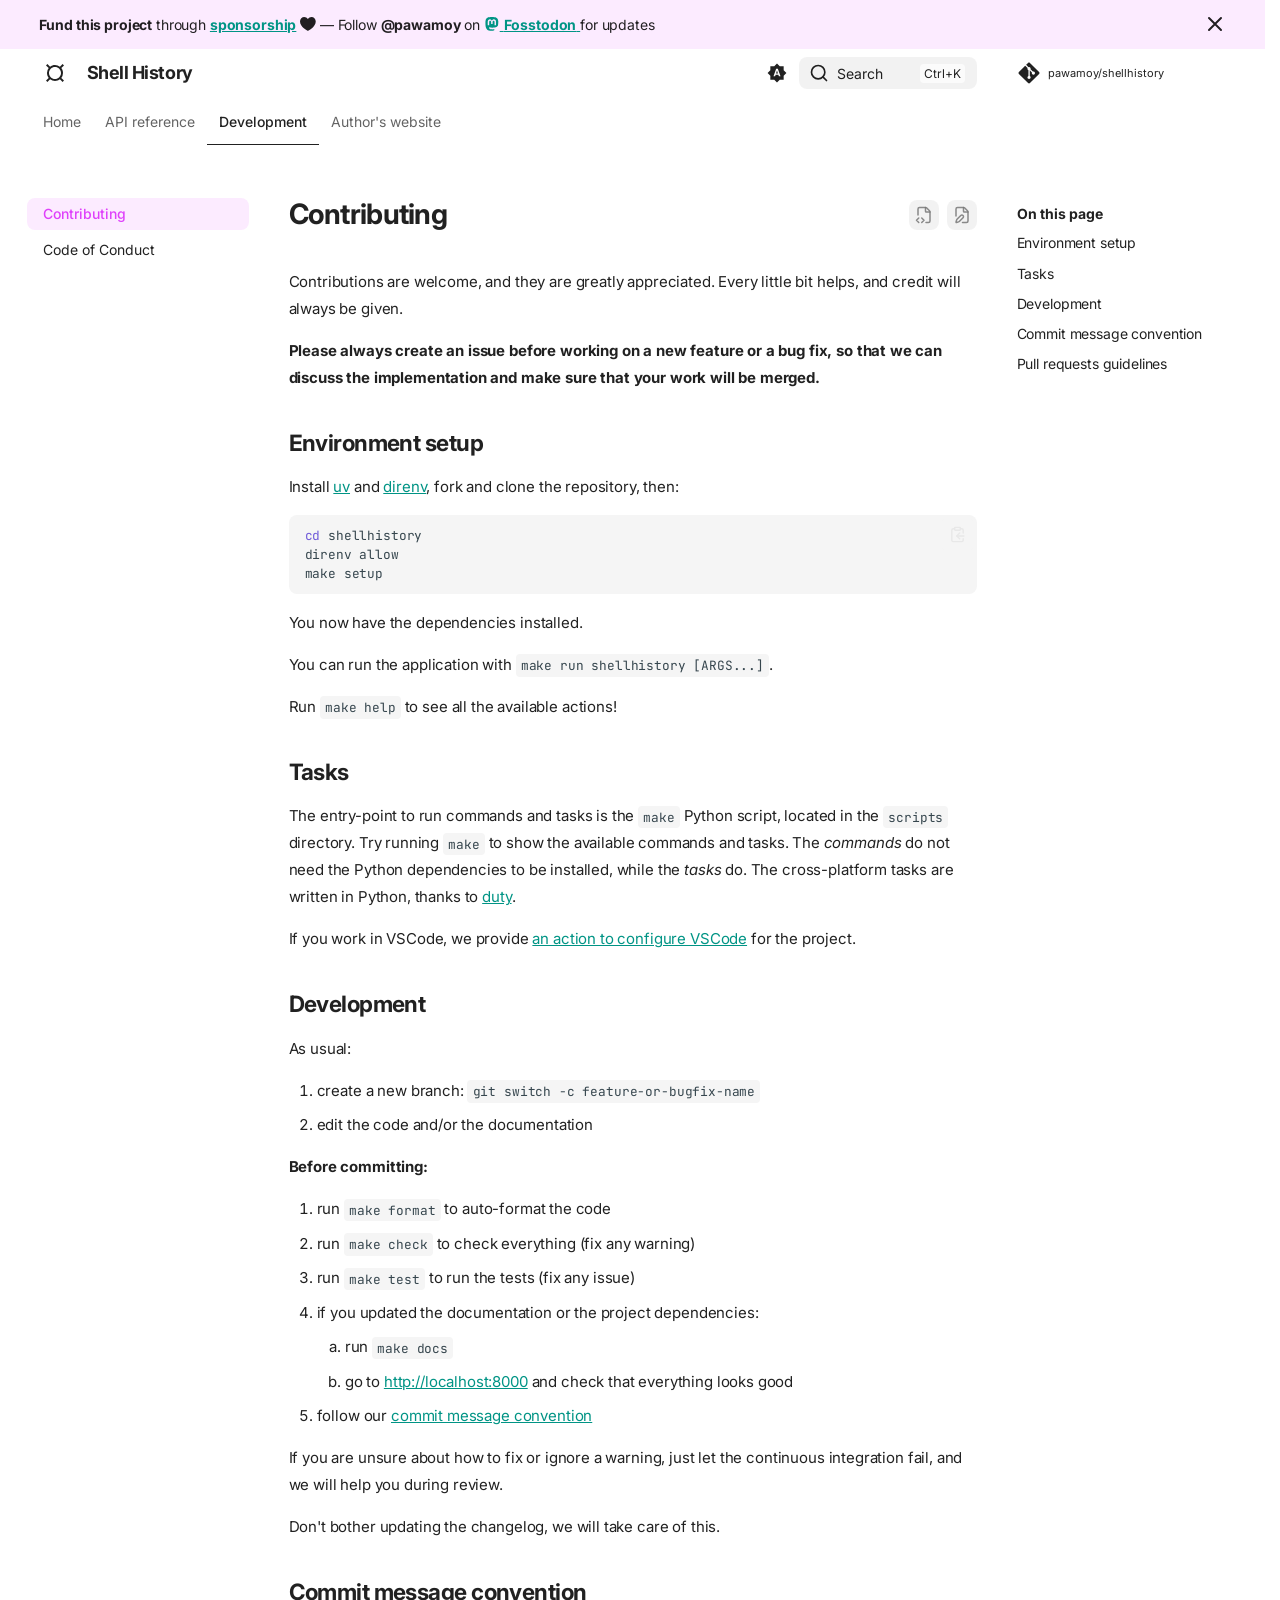
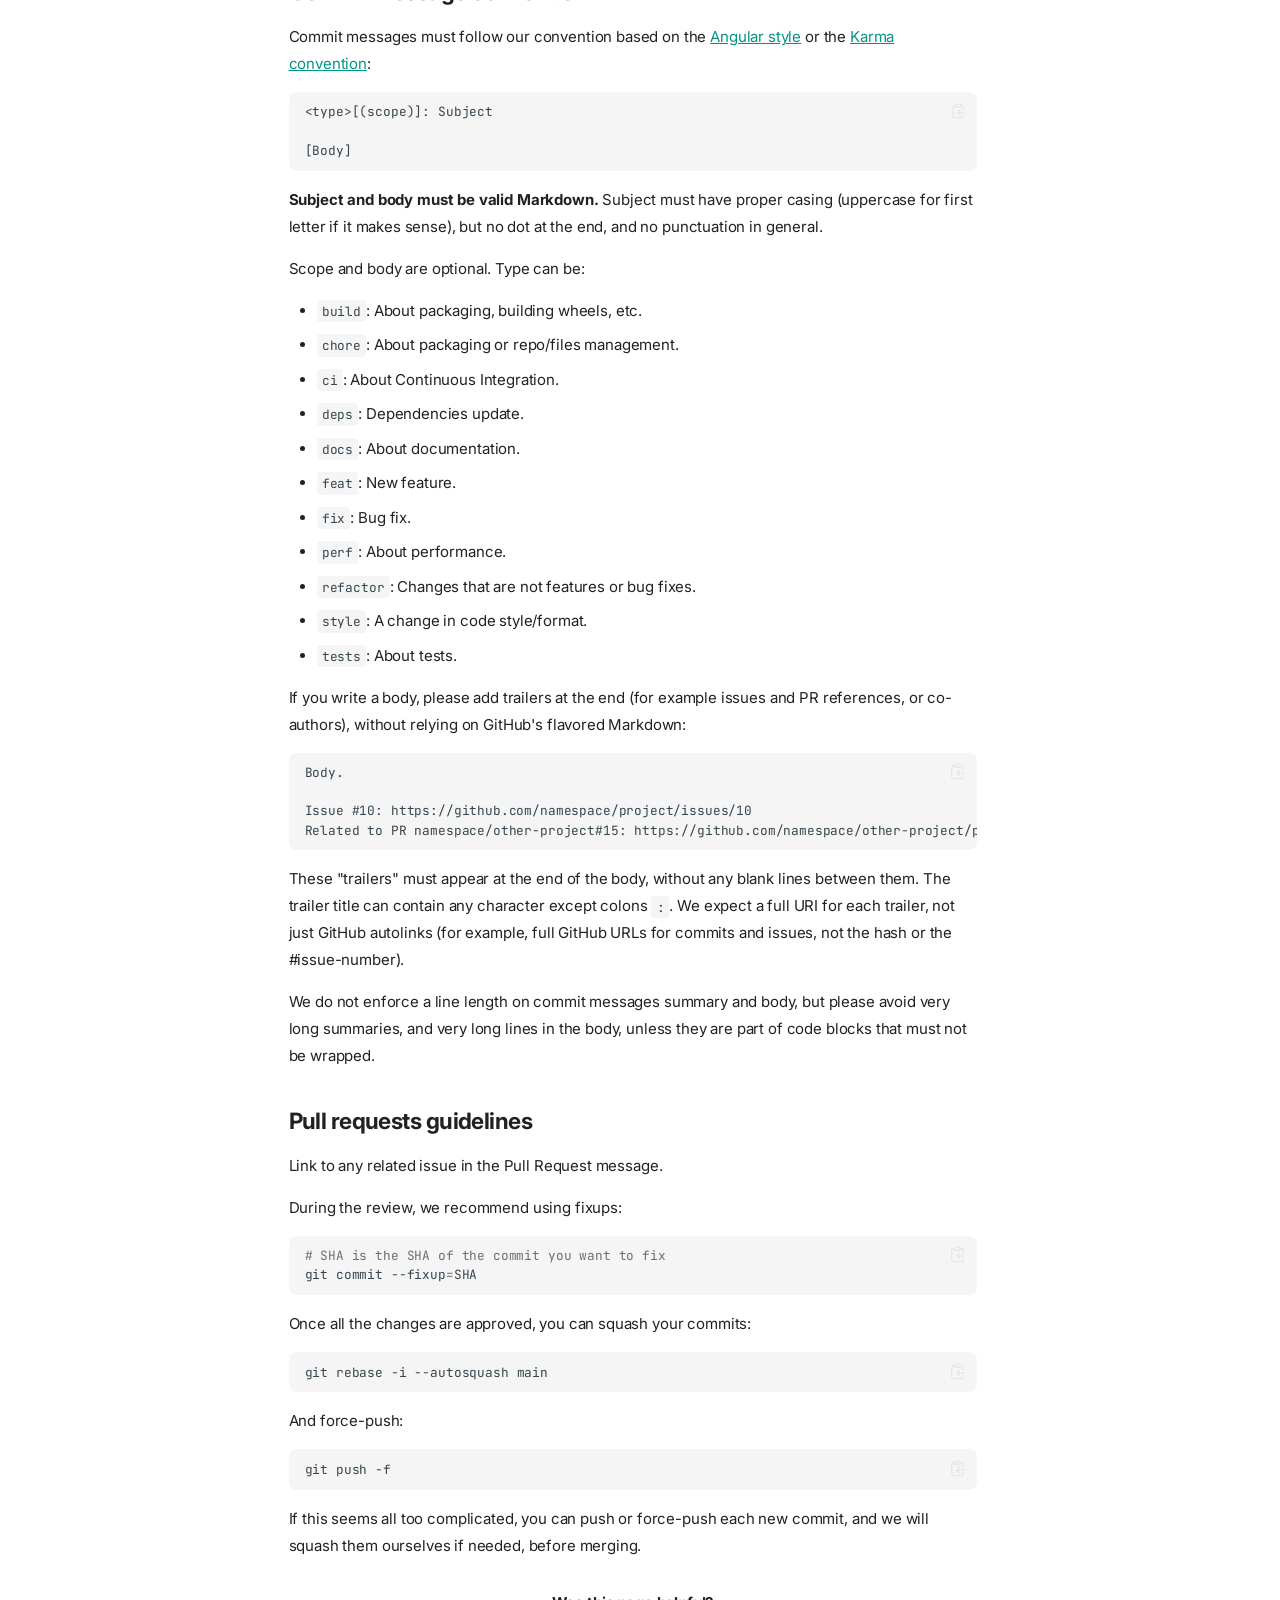
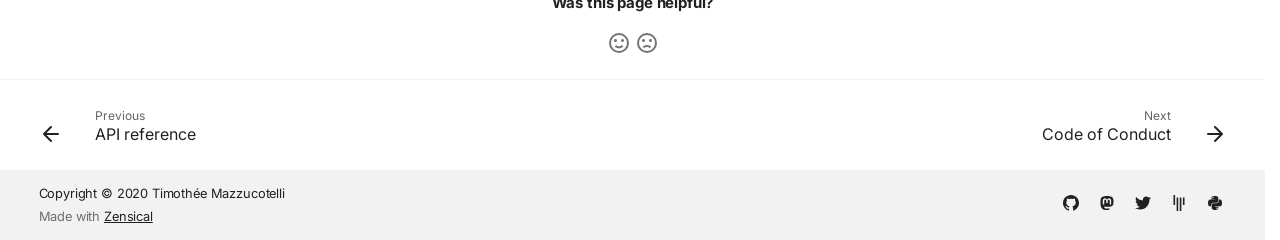
<file: contributing/index.html>
<!doctype html>
<html lang="en" class="no-js">
  <head>
    
      <meta charset="utf-8">
      <meta name="viewport" content="width=device-width,initial-scale=1">
      
        <meta name="description" content="Visualize your usage of Bash/Zsh through a web app thanks to Flask and Highcharts!">
      
      
        <meta name="author" content="Timothée Mazzucotelli">
      
      
        <link rel="canonical" href="https://pawamoy.github.io/shellhistory/contributing/">
      
      
        <link rel="prev" href="../reference/api/">
      
      
        <link rel="next" href="../code_of_conduct/">
      
      
        
      
      
      <link rel="icon" href="../assets/images/favicon.png">
      <meta name="generator" content="zensical-0.0.67">
    
    
      
        <title>Contributing - Shell History</title>
      
    
    
      
        
      
      <link rel="stylesheet" href="../assets/stylesheets/modern/main.4ae390e2.min.css">
      
        
          
        
        <link rel="stylesheet" href="../assets/stylesheets/modern/palette.96d1a7e4.min.css">
      
      


    
    
      
    
    
      
        
        
        <link rel="preconnect" href="https://fonts.gstatic.com" crossorigin>
        <link rel="stylesheet" href="https://fonts.googleapis.com/css?family=Inter:300,300i,400,400i,500,500i,700,700i%7CJetBrains+Mono:400,400i,700,700i&amp;display=fallback">
        <style>:root{--md-text-font:"Inter";--md-code-font:"JetBrains Mono"}</style>
      
    
    
      <link rel="stylesheet" href="../css/apidocs.css">
    
    <script>__md_scope=new URL("..",location),__md_scope.pathname.endsWith("/")||(__md_scope=new URL(__md_scope.pathname+"/",location)),__md_hash=e=>[...e].reduce(((e,t)=>(e<<5)-e+t.charCodeAt(0)),0),__md_get=(e,t=localStorage,_=__md_scope)=>JSON.parse(t.getItem(_.pathname+"."+e)),__md_set=(e,t,_=localStorage,a=__md_scope)=>{try{_.setItem(a.pathname+"."+e,JSON.stringify(t))}catch(e){}},document.documentElement.setAttribute("data-platform",navigator.platform)</script>
    
      
  


    
    
  </head>
  
  
    
    
      
    
    
    
    
    <body dir="ltr" data-md-color-scheme="default" data-md-color-primary="indigo" data-md-color-accent="indigo">
  
    
    <input class="md-toggle" data-md-toggle="drawer" type="checkbox" id="__drawer" autocomplete="off">
    <input class="md-toggle" data-md-toggle="search" type="checkbox" id="__search" autocomplete="off">
    <label class="md-overlay" for="__drawer" aria-label="Navigation"></label>
    <div data-md-component="skip">
      
        
        <a href="#contributing" class="md-skip">
          Skip to content
        </a>
      
    </div>
    <div data-md-component="announce">
      
        <aside class="md-banner">
          <div class="md-banner__inner md-grid md-typeset">
            
              <button class="md-banner__button md-icon" aria-label="Don't show this again">
                
                <svg xmlns="http://www.w3.org/2000/svg" fill="none" stroke="currentColor" stroke-linecap="round" stroke-linejoin="round" stroke-width="2" class="lucide lucide-x" viewBox="0 0 24 24"><path d="M18 6 6 18M6 6l12 12"/></svg>
              </button>
            
            
  <strong>Fund this project</strong> through
  <a href="https://github.com/sponsors/pawamoy"><strong>sponsorship</strong></a>
  <span class="twemoji heart pulse">
    <svg xmlns="http://www.w3.org/2000/svg" viewBox="0 0 16 16"><path d="M7.655 14.916zh-.002l-.006-.003-.018-.01a22 22 0 0 1-3.744-2.584C2.045 10.731 0 8.35 0 5.5 0 2.836 2.086 1 4.25 1 5.797 1 7.153 1.802 8 3.02 8.847 1.802 10.203 1 11.75 1 13.914 1 16 2.836 16 5.5c0 2.85-2.044 5.231-3.886 6.818a22 22 0 0 1-3.433 2.414 7 7 0 0 1-.31.17l-.018.01-.008.004a.75.75 0 0 1-.69 0"/></svg>
  </span> &mdash;
  Follow
  <strong>@pawamoy</strong> on
  <a rel="me" href="https://fosstodon.org/@pawamoy">
    <span class="twemoji mastodon">
      <svg xmlns="http://www.w3.org/2000/svg" viewBox="0 0 448 512"><!--! Font Awesome Free 7.3.1 by @fontawesome - https://fontawesome.com License - https://fontawesome.com/license/free (Icons: CC BY 4.0, Fonts: SIL OFL 1.1, Code: MIT License) Copyright 2026 Fonticons, Inc.--><path fill="currentColor" d="M433 179.1c0-97.2-63.7-125.7-63.7-125.7-62.5-28.7-228.6-28.4-290.5 0 0 0-63.7 28.5-63.7 125.7 0 115.7-6.6 259.4 105.6 289.1 40.5 10.7 75.3 13 103.3 11.4 50.8-2.8 79.3-18.1 79.3-18.1l-1.7-36.9s-36.3 11.4-77.1 10.1c-40.4-1.4-83-4.4-89.6-54-.6-4.6-.9-9.3-.9-13.9 85.6 20.9 158.7 9.1 178.7 6.7 56.1-6.7 105-41.3 111.2-72.9 9.8-49.8 9-121.5 9-121.5zm-75.1 125.2h-46.6V190.1c0-49.7-64-51.6-64 6.9v62.5H201V197c0-58.5-64-56.6-64-6.9v114.2H90.3c0-122.1-5.2-147.9 18.4-175 25.9-28.9 79.8-30.8 103.8 6.1l11.6 19.5 11.6-19.5c24.1-37.1 78.1-34.8 103.8-6.1 23.7 27.3 18.4 53 18.4 175"/></svg>
    </span>
    <strong>Fosstodon</strong>
  </a>
  for updates

          </div>
          
            <script>var el=document.querySelector("[data-md-component=announce]");if(el){var content=el.querySelector(".md-typeset");__md_hash(content.innerHTML)===__md_get("__announce")&&(el.hidden=!0)}</script>
          
        </aside>
      
    </div>
    
    
      

  

<header class="md-header md-header--shadow md-header--lifted" data-md-component="header">
  <nav class="md-header__inner md-grid" aria-label="Header">
    <a href="./.." title="Shell History" class="md-header__button md-logo" aria-label="Shell History" data-md-component="logo">
      
  
  <svg xmlns="http://www.w3.org/2000/svg" viewBox="0 0 24 24"><path d="M4.41 3 3 4.41 5.69 7.1A7.92 7.92 0 0 0 4 12c0 1.85.63 3.55 1.69 4.9L3 19.59 4.41 21l2.69-2.69A7.92 7.92 0 0 0 12 20c1.85 0 3.55-.63 4.9-1.69L19.59 21 21 19.59l-2.69-2.69A7.92 7.92 0 0 0 20 12c0-1.85-.63-3.55-1.69-4.9L21 4.41 19.59 3 16.9 5.69A7.92 7.92 0 0 0 12 4c-1.85 0-3.55.63-4.9 1.69zM12 6c3.31 0 6 2.69 6 6s-2.69 6-6 6-6-2.69-6-6 2.69-6 6-6"/></svg>

    </a>
    <label class="md-header__button md-icon" for="__drawer" aria-label="Navigation">
      
      <svg xmlns="http://www.w3.org/2000/svg" fill="none" stroke="currentColor" stroke-linecap="round" stroke-linejoin="round" stroke-width="2" class="lucide lucide-menu" viewBox="0 0 24 24"><path d="M4 5h16M4 12h16M4 19h16"/></svg>
    </label>
    <div class="md-header__title" data-md-component="header-title">
      <div class="md-header__ellipsis">
        <div class="md-header__topic">
          <span class="md-ellipsis">
            Shell History
          </span>
        </div>
        <div class="md-header__topic" data-md-component="header-topic">
          <span class="md-ellipsis">
            
              Contributing
            
          </span>
        </div>
      </div>
    </div>
    
      
        <form class="md-header__option" data-md-component="palette">
  
    
    
    
    <input class="md-option" data-md-color-media="(prefers-color-scheme)" data-md-color-scheme="default" data-md-color-primary="indigo" data-md-color-accent="indigo"  aria-label="Switch to light mode"  type="radio" name="__palette" id="__palette_0">
    
      <label class="md-header__button md-icon" title="Switch to light mode" for="__palette_1" hidden>
        <svg xmlns="http://www.w3.org/2000/svg" viewBox="0 0 24 24"><path d="m14.3 16-.7-2h-3.2l-.7 2H7.8L11 7h2l3.2 9zM20 8.69V4h-4.69L12 .69 8.69 4H4v4.69L.69 12 4 15.31V20h4.69L12 23.31 15.31 20H20v-4.69L23.31 12zm-9.15 3.96h2.3L12 9z"/></svg>
      </label>
    
  
    
    
    
    <input class="md-option" data-md-color-media="(prefers-color-scheme: light)" data-md-color-scheme="default" data-md-color-primary="teal" data-md-color-accent="purple"  aria-label="Switch to dark mode"  type="radio" name="__palette" id="__palette_1">
    
      <label class="md-header__button md-icon" title="Switch to dark mode" for="__palette_2" hidden>
        <svg xmlns="http://www.w3.org/2000/svg" viewBox="0 0 24 24"><path d="M12 7a5 5 0 0 1 5 5 5 5 0 0 1-5 5 5 5 0 0 1-5-5 5 5 0 0 1 5-5m0 2a3 3 0 0 0-3 3 3 3 0 0 0 3 3 3 3 0 0 0 3-3 3 3 0 0 0-3-3m0-7 2.39 3.42C13.65 5.15 12.84 5 12 5s-1.65.15-2.39.42zM3.34 7l4.16-.35A7.2 7.2 0 0 0 5.94 8.5c-.44.74-.69 1.5-.83 2.29zm.02 10 1.76-3.77a7.131 7.131 0 0 0 2.38 4.14zM20.65 7l-1.77 3.79a7.02 7.02 0 0 0-2.38-4.15zm-.01 10-4.14.36c.59-.51 1.12-1.14 1.54-1.86.42-.73.69-1.5.83-2.29zM12 22l-2.41-3.44c.74.27 1.55.44 2.41.44.82 0 1.63-.17 2.37-.44z"/></svg>
      </label>
    
  
    
    
    
    <input class="md-option" data-md-color-media="(prefers-color-scheme: dark)" data-md-color-scheme="slate" data-md-color-primary="black" data-md-color-accent="lime"  aria-label="Switch to system preference"  type="radio" name="__palette" id="__palette_2">
    
      <label class="md-header__button md-icon" title="Switch to system preference" for="__palette_0" hidden>
        <svg xmlns="http://www.w3.org/2000/svg" viewBox="0 0 24 24"><path d="m17.75 4.09-2.53 1.94.91 3.06-2.63-1.81-2.63 1.81.91-3.06-2.53-1.94L12.44 4l1.06-3 1.06 3zm3.5 6.91-1.64 1.25.59 1.98-1.7-1.17-1.7 1.17.59-1.98L15.75 11l2.06-.05L18.5 9l.69 1.95zm-2.28 4.95c.83-.08 1.72 1.1 1.19 1.85-.32.45-.66.87-1.08 1.27C15.17 23 8.84 23 4.94 19.07c-3.91-3.9-3.91-10.24 0-14.14.4-.4.82-.76 1.27-1.08.75-.53 1.93.36 1.85 1.19-.27 2.86.69 5.83 2.89 8.02a9.96 9.96 0 0 0 8.02 2.89m-1.64 2.02a12.08 12.08 0 0 1-7.8-3.47c-2.17-2.19-3.33-5-3.49-7.82-2.81 3.14-2.7 7.96.31 10.98 3.02 3.01 7.84 3.12 10.98.31"/></svg>
      </label>
    
  
</form>
      
    
    
      <script>var palette=__md_get("__palette");if(palette&&palette.color){if("(prefers-color-scheme)"===palette.color.media){var media=matchMedia("(prefers-color-scheme: light)"),input=document.querySelector(media.matches?"[data-md-color-media='(prefers-color-scheme: light)']":"[data-md-color-media='(prefers-color-scheme: dark)']");palette.color.media=input.getAttribute("data-md-color-media"),palette.color.scheme=input.getAttribute("data-md-color-scheme"),palette.color.primary=input.getAttribute("data-md-color-primary"),palette.color.accent=input.getAttribute("data-md-color-accent")}for(var[key,value]of Object.entries(palette.color))document.body.setAttribute("data-md-color-"+key,value)}</script>
    
    
    
      
      
        <label class="md-header__button md-icon" for="__search" aria-label="Search">
          
          <svg xmlns="http://www.w3.org/2000/svg" fill="none" stroke="currentColor" stroke-linecap="round" stroke-linejoin="round" stroke-width="2" class="lucide lucide-search" viewBox="0 0 24 24"><path d="m21 21-4.34-4.34"/><circle cx="11" cy="11" r="8"/></svg>
        </label>
        <div class="md-search" data-md-component="search" role="dialog" aria-label="Search">
  <button type="button" class="md-search__button">
    Search
  </button>
</div>
      
    
    <div class="md-header__source">
      
        <a href="https://github.com/pawamoy/shellhistory" title="Go to repository" class="md-source" data-md-component="source">
  <div class="md-source__icon md-icon">
    
    <svg xmlns="http://www.w3.org/2000/svg" viewBox="0 0 448 512"><!--! Font Awesome Free 7.3.1 by @fontawesome - https://fontawesome.com License - https://fontawesome.com/license/free (Icons: CC BY 4.0, Fonts: SIL OFL 1.1, Code: MIT License) Copyright 2026 Fonticons, Inc.--><path fill="currentColor" d="M439.6 236.1 244 40.5c-5.4-5.5-12.8-8.5-20.4-8.5s-15 3-20.4 8.4L162.5 81l51.5 51.5c27.1-9.1 52.7 16.8 43.4 43.7l49.7 49.7c34.2-11.8 61.2 31 35.5 56.7-26.5 26.5-70.2-2.9-56-37.3L240.3 199v121.9c25.3 12.5 22.3 41.8 9.1 55-6.4 6.4-15.2 10.1-24.3 10.1s-17.8-3.6-24.3-10.1c-17.6-17.6-11.1-46.9 11.2-56v-123c-20.8-8.5-24.6-30.7-18.6-45L142.6 101 8.5 235.1C3 240.6 0 247.9 0 255.5s3 15 8.5 20.4l195.6 195.7c5.4 5.4 12.7 8.4 20.4 8.4s15-3 20.4-8.4l194.7-194.7c5.4-5.4 8.4-12.8 8.4-20.4s-3-15-8.4-20.4"/></svg>
  </div>
  <div class="md-source__repository">
    pawamoy/shellhistory
  </div>
</a>
      
    </div>
  </nav>
  
    
      
<nav class="md-tabs" aria-label="Tabs" data-md-component="tabs">
  <div class="md-grid">
    <ul class="md-tabs__list">
      
        
  
  
  
  
    
      
      
        
          
        
      
        
      
        
      
        
      
    
    
    
    
      <li class="md-tabs__item">
        <a href="./.." class="md-tabs__link">
          
  
  Home

        </a>
      </li>
    
  

      
        
  
  
  
  
    <li class="md-tabs__item">
      <a href="../reference/api/" class="md-tabs__link">
        
  
  API reference

      </a>
    </li>
  

      
        
  
  
  
    
  
  
    
      
      
        
      
        
      
    
    
    
    
      <li class="md-tabs__item md-tabs__item--active">
        <a href="././" class="md-tabs__link">
          
  
  Development

        </a>
      </li>
    
  

      
        
  
  
  
  
    <li class="md-tabs__item">
      <a href="https://pawamoy.github.io" class="md-tabs__link">
        
  
  Author's website

      </a>
    </li>
  

      
    </ul>
  </div>
</nav>
    
  
</header>
    
    <div class="md-container" data-md-component="container">
      
      
        
      
      <main class="md-main" data-md-component="main">
        <div class="md-main__inner md-grid">
          
            
              
              <div class="md-sidebar md-sidebar--primary" data-md-component="sidebar" data-md-type="navigation" >
                <div class="md-sidebar__scrollwrap">
                  <div class="md-sidebar__inner">
                    


  


<nav class="md-nav md-nav--primary md-nav--lifted" aria-label="Navigation" data-md-level="0">
  <label class="md-nav__title" for="__drawer">
    <a href="./.." title="Shell History" class="md-nav__button md-logo" aria-label="Shell History" data-md-component="logo">
      
  
  <svg xmlns="http://www.w3.org/2000/svg" viewBox="0 0 24 24"><path d="M4.41 3 3 4.41 5.69 7.1A7.92 7.92 0 0 0 4 12c0 1.85.63 3.55 1.69 4.9L3 19.59 4.41 21l2.69-2.69A7.92 7.92 0 0 0 12 20c1.85 0 3.55-.63 4.9-1.69L19.59 21 21 19.59l-2.69-2.69A7.92 7.92 0 0 0 20 12c0-1.85-.63-3.55-1.69-4.9L21 4.41 19.59 3 16.9 5.69A7.92 7.92 0 0 0 12 4c-1.85 0-3.55.63-4.9 1.69zM12 6c3.31 0 6 2.69 6 6s-2.69 6-6 6-6-2.69-6-6 2.69-6 6-6"/></svg>

    </a>
    Shell History
  </label>
  
    <div class="md-nav__source">
      <a href="https://github.com/pawamoy/shellhistory" title="Go to repository" class="md-source" data-md-component="source">
  <div class="md-source__icon md-icon">
    
    <svg xmlns="http://www.w3.org/2000/svg" viewBox="0 0 448 512"><!--! Font Awesome Free 7.3.1 by @fontawesome - https://fontawesome.com License - https://fontawesome.com/license/free (Icons: CC BY 4.0, Fonts: SIL OFL 1.1, Code: MIT License) Copyright 2026 Fonticons, Inc.--><path fill="currentColor" d="M439.6 236.1 244 40.5c-5.4-5.5-12.8-8.5-20.4-8.5s-15 3-20.4 8.4L162.5 81l51.5 51.5c27.1-9.1 52.7 16.8 43.4 43.7l49.7 49.7c34.2-11.8 61.2 31 35.5 56.7-26.5 26.5-70.2-2.9-56-37.3L240.3 199v121.9c25.3 12.5 22.3 41.8 9.1 55-6.4 6.4-15.2 10.1-24.3 10.1s-17.8-3.6-24.3-10.1c-17.6-17.6-11.1-46.9 11.2-56v-123c-20.8-8.5-24.6-30.7-18.6-45L142.6 101 8.5 235.1C3 240.6 0 247.9 0 255.5s3 15 8.5 20.4l195.6 195.7c5.4 5.4 12.7 8.4 20.4 8.4s15-3 20.4-8.4l194.7-194.7c5.4-5.4 8.4-12.8 8.4-20.4s-3-15-8.4-20.4"/></svg>
  </div>
  <div class="md-source__repository">
    pawamoy/shellhistory
  </div>
</a>
    </div>
  
  <ul class="md-nav__list" data-md-scrollfix>
    
      
      
  
  
  
  
    
    
      
        
          
        
      
        
      
        
      
        
      
    
    
    
      
      
        
      
    
    
    <li class="md-nav__item md-nav__item--nested">
      
        
        
        <input class="md-nav__toggle md-toggle " type="checkbox" id="__nav_1" >
        
          
          <div class="md-nav__link md-nav__container">
            <a href="./.." class="md-nav__link ">
              
  
  
  <span class="md-ellipsis">
    
  
  Home

    
  </span>
  
  

            </a>
            
              
              <label class="md-nav__link " for="__nav_1" id="__nav_1_label" tabindex="0">
                <span class="md-nav__icon md-icon"></span>
              </label>
            
          </div>
        
        
          <nav class="md-nav" data-md-level="1" aria-labelledby="__nav_1_label" aria-expanded="false">
            <label class="md-nav__title" for="__nav_1">
              <span class="md-nav__icon md-icon"></span>
              
  
  Home

            </label>
            <ul class="md-nav__list" data-md-scrollfix>
              
                
              
                
                  
  
  
  
  
    <li class="md-nav__item">
      <a href="../changelog/" class="md-nav__link">
        
  
  
  <span class="md-ellipsis">
    
  
  Changelog

    
  </span>
  
  

      </a>
    </li>
  

                
              
                
                  
  
  
  
  
    <li class="md-nav__item">
      <a href="../credits.md" class="md-nav__link">
        
  
  
  <span class="md-ellipsis">
    
  
  Credits

    
  </span>
  
  

      </a>
    </li>
  

                
              
                
                  
  
  
  
  
    <li class="md-nav__item">
      <a href="../license/" class="md-nav__link">
        
  
  
  <span class="md-ellipsis">
    
  
  License

    
  </span>
  
  

      </a>
    </li>
  

                
              
            </ul>
          </nav>
        
      
    </li>
  

    
      
      
  
  
  
  
    <li class="md-nav__item">
      <a href="../reference/api/" class="md-nav__link">
        
  
  
  <span class="md-ellipsis">
    
  
  API reference

    
  </span>
  
  

      </a>
    </li>
  

    
      
      
  
  
    
  
  
  
    
    
      
        
      
        
      
    
    
    
      
        
        
      
      
        
      
    
    
    <li class="md-nav__item md-nav__item--active md-nav__item--section md-nav__item--nested">
      
        
        
        <input class="md-nav__toggle md-toggle " type="checkbox" id="__nav_3" checked>
        
          
          <label class="md-nav__link" for="__nav_3" id="__nav_3_label" tabindex="">
            
  
  
  <span class="md-ellipsis">
    
  
  Development

    
  </span>
  
  

            <span class="md-nav__icon md-icon"></span>
          </label>
        
        
          <nav class="md-nav" data-md-level="1" aria-labelledby="__nav_3_label" aria-expanded="true">
            <label class="md-nav__title" for="__nav_3">
              <span class="md-nav__icon md-icon"></span>
              
  
  Development

            </label>
            <ul class="md-nav__list" data-md-scrollfix>
              
                
                  
  
  
    
  
  
  
    <li class="md-nav__item md-nav__item--active">
      
      
      
      
        
      
      
        <label class="md-nav__link md-nav__link--active" for="__toc">
          
  
  
  <span class="md-ellipsis">
    
  
  Contributing

    
  </span>
  
  

          <span class="md-nav__icon md-icon"></span>
        </label>
      
      <a href="././" class="md-nav__link md-nav__link--active">
        
  
  
  <span class="md-ellipsis">
    
  
  Contributing

    
  </span>
  
  

      </a>
      
        


<nav class="md-nav md-nav--secondary" aria-label="On this page">
  
  
  
    
  
  
    <label class="md-nav__title" for="__toc">
      <span class="md-nav__icon md-icon"></span>
      On this page
    </label>
    <ul class="md-nav__list" data-md-component="toc" data-md-scrollfix>
      
        <li class="md-nav__item">
  <a href="#environment-setup" class="md-nav__link">
    <span class="md-ellipsis">
      <span class="md-typeset">
        Environment setup
      </span>
    </span>
  </a>
  
</li>
      
        <li class="md-nav__item">
  <a href="#tasks" class="md-nav__link">
    <span class="md-ellipsis">
      <span class="md-typeset">
        Tasks
      </span>
    </span>
  </a>
  
</li>
      
        <li class="md-nav__item">
  <a href="#development" class="md-nav__link">
    <span class="md-ellipsis">
      <span class="md-typeset">
        Development
      </span>
    </span>
  </a>
  
</li>
      
        <li class="md-nav__item">
  <a href="#commit-message-convention" class="md-nav__link">
    <span class="md-ellipsis">
      <span class="md-typeset">
        Commit message convention
      </span>
    </span>
  </a>
  
</li>
      
        <li class="md-nav__item">
  <a href="#pull-requests-guidelines" class="md-nav__link">
    <span class="md-ellipsis">
      <span class="md-typeset">
        Pull requests guidelines
      </span>
    </span>
  </a>
  
</li>
      
    </ul>
  
</nav>
      
    </li>
  

                
              
                
                  
  
  
  
  
    <li class="md-nav__item">
      <a href="../code_of_conduct/" class="md-nav__link">
        
  
  
  <span class="md-ellipsis">
    
  
  Code of Conduct

    
  </span>
  
  

      </a>
    </li>
  

                
              
            </ul>
          </nav>
        
      
    </li>
  

    
      
      
  
  
  
  
    <li class="md-nav__item">
      <a href="https://pawamoy.github.io" class="md-nav__link">
        
  
  
  <span class="md-ellipsis">
    
  
  Author's website

    
  </span>
  
  

      </a>
    </li>
  

    
  </ul>
</nav>
                  </div>
                </div>
              </div>
            
            
              
              <div class="md-sidebar md-sidebar--secondary" data-md-component="sidebar" data-md-type="toc" >
                <div class="md-sidebar__scrollwrap">
                  
                    
                    
                    
                      
                    
                    
                      <input class="md-nav__toggle md-toggle" type="checkbox" id="__toc">
                      <div class="md-sidebar-button__wrapper">
                        <label class="md-sidebar-button" for="__toc"></label>
                      </div>
                    
                  
                  <div class="md-sidebar__inner">
                    


<nav class="md-nav md-nav--secondary" aria-label="On this page">
  
  
  
    
  
  
    <label class="md-nav__title" for="__toc">
      <span class="md-nav__icon md-icon"></span>
      On this page
    </label>
    <ul class="md-nav__list" data-md-component="toc" data-md-scrollfix>
      
        <li class="md-nav__item">
  <a href="#environment-setup" class="md-nav__link">
    <span class="md-ellipsis">
      <span class="md-typeset">
        Environment setup
      </span>
    </span>
  </a>
  
</li>
      
        <li class="md-nav__item">
  <a href="#tasks" class="md-nav__link">
    <span class="md-ellipsis">
      <span class="md-typeset">
        Tasks
      </span>
    </span>
  </a>
  
</li>
      
        <li class="md-nav__item">
  <a href="#development" class="md-nav__link">
    <span class="md-ellipsis">
      <span class="md-typeset">
        Development
      </span>
    </span>
  </a>
  
</li>
      
        <li class="md-nav__item">
  <a href="#commit-message-convention" class="md-nav__link">
    <span class="md-ellipsis">
      <span class="md-typeset">
        Commit message convention
      </span>
    </span>
  </a>
  
</li>
      
        <li class="md-nav__item">
  <a href="#pull-requests-guidelines" class="md-nav__link">
    <span class="md-ellipsis">
      <span class="md-typeset">
        Pull requests guidelines
      </span>
    </span>
  </a>
  
</li>
      
    </ul>
  
</nav>
                  </div>
                </div>
              </div>
            
          
          
            <div class="md-content" data-md-component="content">
              
                




              
              <article class="md-content__inner md-typeset">
                
                  

  
    <a href="https://github.com/pawamoy/shellhistory/edit/main/docs/contributing.md" title="Edit this page" class="md-content__button md-icon" rel="edit">
      
      <svg xmlns="http://www.w3.org/2000/svg" fill="none" stroke="currentColor" stroke-linecap="round" stroke-linejoin="round" stroke-width="2" class="lucide lucide-file-pen" viewBox="0 0 24 24"><path d="M12.659 22H18a2 2 0 0 0 2-2V8a2.4 2.4 0 0 0-.706-1.706l-3.588-3.588A2.4 2.4 0 0 0 14 2H6a2 2 0 0 0-2 2v9.34"/><path d="M14 2v5a1 1 0 0 0 1 1h5M10.378 12.622a1 1 0 0 1 3 3.003L8.36 20.637a2 2 0 0 1-.854.506l-2.867.837a.5.5 0 0 1-.62-.62l.836-2.869a2 2 0 0 1 .506-.853z"/></svg>
    </a>
  
  
    
      
    
    <a href="https://github.com/pawamoy/shellhistory/raw/main/docs/contributing.md" title="View source of this page" class="md-content__button md-icon">
      
      <svg xmlns="http://www.w3.org/2000/svg" fill="none" stroke="currentColor" stroke-linecap="round" stroke-linejoin="round" stroke-width="2" class="lucide lucide-file-code-2" viewBox="0 0 24 24"><path d="M4 12.15V4a2 2 0 0 1 2-2h8a2.4 2.4 0 0 1 1.706.706l3.588 3.588A2.4 2.4 0 0 1 20 8v12a2 2 0 0 1-2 2h-3.35"/><path d="M14 2v5a1 1 0 0 0 1 1h5M5 16l-3 3 3 3M9 22l3-3-3-3"/></svg>
    </a>
  


<h1 id="contributing">Contributing<a class="headerlink" href="#contributing" title="Permanent link">¤</a></h1>
<p>Contributions are welcome, and they are greatly appreciated. Every little bit helps, and credit will always be given.</p>
<p><strong>Please always create an issue before working on a new feature or a bug fix, so that we can discuss the implementation and make sure that your work will be merged.</strong></p>
<h2 id="environment-setup">Environment setup<a class="headerlink" href="#environment-setup" title="Permanent link">¤</a></h2>
<p>Install <a href="https://github.com/astral-sh/uv">uv</a> and <a href="https://direnv.net/">direnv</a>, fork and clone the repository, then:</p>
<div class="highlight"><pre><span></span><code><span class="nb">cd</span><span class="w"> </span>shellhistory
direnv<span class="w"> </span>allow
make<span class="w"> </span>setup
</code></pre></div>
<p>You now have the dependencies installed.</p>
<p>You can run the application with <code>make run shellhistory [ARGS...]</code>.</p>
<p>Run <code>make help</code> to see all the available actions!</p>
<h2 id="tasks">Tasks<a class="headerlink" href="#tasks" title="Permanent link">¤</a></h2>
<p>The entry-point to run commands and tasks is the <code>make</code> Python script, located in the <code>scripts</code> directory. Try running <code>make</code> to show the available commands and tasks. The <em>commands</em> do not need the Python dependencies to be installed, while the <em>tasks</em> do. The cross-platform tasks are written in Python, thanks to <a href="https://github.com/pawamoy/duty">duty</a>.</p>
<p>If you work in VSCode, we provide <a href="https://pawamoy.github.io/copier-uv/work/#vscode-setup">an action to configure VSCode</a> for the project.</p>
<h2 id="development">Development<a class="headerlink" href="#development" title="Permanent link">¤</a></h2>
<p>As usual:</p>
<ol>
<li>create a new branch: <code>git switch -c feature-or-bugfix-name</code></li>
<li>edit the code and/or the documentation</li>
</ol>
<p><strong>Before committing:</strong></p>
<ol>
<li>run <code>make format</code> to auto-format the code</li>
<li>run <code>make check</code> to check everything (fix any warning)</li>
<li>run <code>make test</code> to run the tests (fix any issue)</li>
<li>if you updated the documentation or the project dependencies:<ol>
<li>run <code>make docs</code></li>
<li>go to <a href="http://localhost:8000">http://localhost:8000</a> and check that everything looks good</li>
</ol>
</li>
<li>follow our <a href="#commit-message-convention">commit message convention</a></li>
</ol>
<p>If you are unsure about how to fix or ignore a warning, just let the continuous integration fail, and we will help you during review.</p>
<p>Don't bother updating the changelog, we will take care of this.</p>
<h2 id="commit-message-convention">Commit message convention<a class="headerlink" href="#commit-message-convention" title="Permanent link">¤</a></h2>
<p>Commit messages must follow our convention based on the <a href="https://gist.github.com/stephenparish/9941e89d80e2bc58a153#format-of-the-commit-message">Angular style</a> or the <a href="https://karma-runner.github.io/4.0/dev/git-commit-msg.html">Karma convention</a>:</p>
<div class="highlight"><pre><span></span><code>&lt;type&gt;[(scope)]: Subject

[Body]
</code></pre></div>
<p><strong>Subject and body must be valid Markdown.</strong> Subject must have proper casing (uppercase for first letter if it makes sense), but no dot at the end, and no punctuation in general.</p>
<p>Scope and body are optional. Type can be:</p>
<ul>
<li><code>build</code>: About packaging, building wheels, etc.</li>
<li><code>chore</code>: About packaging or repo/files management.</li>
<li><code>ci</code>: About Continuous Integration.</li>
<li><code>deps</code>: Dependencies update.</li>
<li><code>docs</code>: About documentation.</li>
<li><code>feat</code>: New feature.</li>
<li><code>fix</code>: Bug fix.</li>
<li><code>perf</code>: About performance.</li>
<li><code>refactor</code>: Changes that are not features or bug fixes.</li>
<li><code>style</code>: A change in code style/format.</li>
<li><code>tests</code>: About tests.</li>
</ul>
<p>If you write a body, please add trailers at the end (for example issues and PR references, or co-authors), without relying on GitHub's flavored Markdown:</p>
<div class="highlight"><pre><span></span><code>Body.

Issue #10: https://github.com/namespace/project/issues/10
Related to PR namespace/other-project#15: https://github.com/namespace/other-project/pull/15
</code></pre></div>
<p>These "trailers" must appear at the end of the body, without any blank lines between them. The trailer title can contain any character except colons <code>:</code>. We expect a full URI for each trailer, not just GitHub autolinks (for example, full GitHub URLs for commits and issues, not the hash or the #issue-number).</p>
<p>We do not enforce a line length on commit messages summary and body, but please avoid very long summaries, and very long lines in the body, unless they are part of code blocks that must not be wrapped.</p>
<h2 id="pull-requests-guidelines">Pull requests guidelines<a class="headerlink" href="#pull-requests-guidelines" title="Permanent link">¤</a></h2>
<p>Link to any related issue in the Pull Request message.</p>
<p>During the review, we recommend using fixups:</p>
<div class="highlight"><pre><span></span><code><span class="c1"># SHA is the SHA of the commit you want to fix</span>
git<span class="w"> </span>commit<span class="w"> </span>--fixup<span class="o">=</span>SHA
</code></pre></div>
<p>Once all the changes are approved, you can squash your commits:</p>
<div class="highlight"><pre><span></span><code>git<span class="w"> </span>rebase<span class="w"> </span>-i<span class="w"> </span>--autosquash<span class="w"> </span>main
</code></pre></div>
<p>And force-push:</p>
<div class="highlight"><pre><span></span><code>git<span class="w"> </span>push<span class="w"> </span>-f
</code></pre></div>
<p>If this seems all too complicated, you can push or force-push each new commit, and we will squash them ourselves if needed, before merging.</p>











  



  <form class="md-feedback" name="feedback" hidden>
    <fieldset>
      <legend class="md-feedback__title">
        Was this page helpful?
      </legend>
      <div class="md-feedback__inner">
        <div class="md-feedback__list">
          
            <button class="md-feedback__icon md-icon" type="submit" title="This page was helpful" data-md-value="1">
              <svg xmlns="http://www.w3.org/2000/svg" viewBox="0 0 24 24"><path d="M20 12a8 8 0 0 0-8-8 8 8 0 0 0-8 8 8 8 0 0 0 8 8 8 8 0 0 0 8-8m2 0a10 10 0 0 1-10 10A10 10 0 0 1 2 12 10 10 0 0 1 12 2a10 10 0 0 1 10 10M10 9.5c0 .8-.7 1.5-1.5 1.5S7 10.3 7 9.5 7.7 8 8.5 8s1.5.7 1.5 1.5m7 0c0 .8-.7 1.5-1.5 1.5S14 10.3 14 9.5 14.7 8 15.5 8s1.5.7 1.5 1.5m-5 7.73c-1.75 0-3.29-.73-4.19-1.81L9.23 14c.45.72 1.52 1.23 2.77 1.23s2.32-.51 2.77-1.23l1.42 1.42c-.9 1.08-2.44 1.81-4.19 1.81"/></svg>
            </button>
          
            <button class="md-feedback__icon md-icon" type="submit" title="This page could be improved" data-md-value="0">
              <svg xmlns="http://www.w3.org/2000/svg" viewBox="0 0 24 24"><path d="M20 12a8 8 0 0 0-8-8 8 8 0 0 0-8 8 8 8 0 0 0 8 8 8 8 0 0 0 8-8m2 0a10 10 0 0 1-10 10A10 10 0 0 1 2 12 10 10 0 0 1 12 2a10 10 0 0 1 10 10m-6.5-4c.8 0 1.5.7 1.5 1.5s-.7 1.5-1.5 1.5-1.5-.7-1.5-1.5.7-1.5 1.5-1.5M10 9.5c0 .8-.7 1.5-1.5 1.5S7 10.3 7 9.5 7.7 8 8.5 8s1.5.7 1.5 1.5m2 4.5c1.75 0 3.29.72 4.19 1.81l-1.42 1.42C14.32 16.5 13.25 16 12 16s-2.32.5-2.77 1.23l-1.42-1.42C8.71 14.72 10.25 14 12 14"/></svg>
            </button>
          
        </div>
        <div class="md-feedback__note">
          
            <div data-md-value="1" hidden>
              
              
                
              
              
              
                
                
              
              Thank you for your feedback!
            </div>
          
            <div data-md-value="0" hidden>
              
              
                
              
              
              
                
                
              
              Let us know how we can improve this page.
            </div>
          
        </div>
      </div>
    </fieldset>
  </form>

<!-- Giscus -->
<!-- https://zensical.org/docs/setup/comment-system/#giscus-integration -->
<div id="feedback" style="display: none;">
    <h2 id="__comments">Feedback</h2>
    <script src="https://giscus.app/client.js"
        data-repo="pawamoy/shellhistory"
        data-repo-id="MDEwOlJlcG9zaXRvcnkxMTAxNTIwOTc="
        data-category="Documentation"
        data-category-id="REPLACE WITH DISCUSSION CATEGORY ID"
        data-mapping="pathname"
        data-strict="1"
        data-reactions-enabled="0"
        data-emit-metadata="0"
        data-input-position="top"
        data-theme="preferred_color_scheme"
        data-lang="en"
        data-loading="lazy"
        crossorigin="anonymous"
        async>
    </script>

    <!-- Synchronize Giscus theme with palette -->
    <script>
        var giscus = document.querySelector("script[src*=giscus]")

        // Set palette on initial load
        var palette = __md_get("__palette")
        if (palette && typeof palette.color === "object") {
            var theme = palette.color.scheme === "slate"
                ? "transparent_dark"
                : "light"

            // Instruct Giscus to set theme
            giscus.setAttribute("data-theme", theme)
        }

        // Register event handlers after documented loaded
        document.addEventListener("DOMContentLoaded", function() {
            var ref = document.querySelector("[data-md-component=palette]")
            ref.addEventListener("change", function() {
                var palette = __md_get("__palette")
                if (palette && typeof palette.color === "object") {
                    var theme = palette.color.scheme === "slate"
                        ? "transparent_dark"
                        : "light"

                    // Instruct Giscus to change theme
                    var frame = document.querySelector(".giscus-frame")
                    frame.contentWindow.postMessage(
                        { giscus: { setConfig: { theme } } },
                        "https://giscus.app"
                    )
                }
            })
        })
    </script>
</div>
                
              </article>
            </div>
          
          
  <script>var tabs=__md_get("__tabs");if(Array.isArray(tabs))e:for(var set of document.querySelectorAll(".tabbed-set")){var labels=set.querySelector(".tabbed-labels");for(var tab of tabs)for(var label of labels.getElementsByTagName("label"))if(label.innerText.trim()===tab){var input=document.getElementById(label.htmlFor);input.checked=!0;continue e}}</script>

<script>var target=document.getElementById(location.hash.slice(1));target&&target.name&&(target.checked=target.name.startsWith("__tabbed_"))</script>
        </div>
        
          <button type="button" class="md-top md-icon" data-md-component="top" hidden>
  
  <svg xmlns="http://www.w3.org/2000/svg" fill="none" stroke="currentColor" stroke-linecap="round" stroke-linejoin="round" stroke-width="2" class="lucide lucide-circle-arrow-up" viewBox="0 0 24 24"><circle cx="12" cy="12" r="10"/><path d="m16 12-4-4-4 4M12 16V8"/></svg>
  Back to top
</button>
        
      </main>
      
        <footer class="md-footer">
  
    
      
      <nav class="md-footer__inner md-grid" aria-label="Footer" >
        
          
          <a href="../reference/api/" class="md-footer__link md-footer__link--prev" aria-label="Previous: API reference">
            <div class="md-footer__button md-icon">
              
              <svg xmlns="http://www.w3.org/2000/svg" fill="none" stroke="currentColor" stroke-linecap="round" stroke-linejoin="round" stroke-width="2" class="lucide lucide-arrow-left" viewBox="0 0 24 24"><path d="m12 19-7-7 7-7M19 12H5"/></svg>
            </div>
            <div class="md-footer__title">
              <span class="md-footer__direction">
                Previous
              </span>
              <div class="md-ellipsis">
                API reference
              </div>
            </div>
          </a>
        
        
          
          <a href="../code_of_conduct/" class="md-footer__link md-footer__link--next" aria-label="Next: Code of Conduct">
            <div class="md-footer__title">
              <span class="md-footer__direction">
                Next
              </span>
              <div class="md-ellipsis">
                Code of Conduct
              </div>
            </div>
            <div class="md-footer__button md-icon">
              
              <svg xmlns="http://www.w3.org/2000/svg" fill="none" stroke="currentColor" stroke-linecap="round" stroke-linejoin="round" stroke-width="2" class="lucide lucide-arrow-right" viewBox="0 0 24 24"><path d="M5 12h14M12 5l7 7-7 7"/></svg>
            </div>
          </a>
        
      </nav>
    
  
  <div class="md-footer-meta md-typeset">
    <div class="md-footer-meta__inner md-grid">
      <div class="md-copyright">
  
    <div class="md-copyright__highlight">
      Copyright &copy; 2020 Timothée Mazzucotelli
    </div>
  
  
    Made with
    <a href="https://zensical.org/" target="_blank" rel="noopener">
      Zensical
    </a>
  
</div>
      
        
<div class="md-social">
  
    
    
    
    
      
      
    
    <a href="https://github.com/pawamoy" target="_blank" rel="noopener" title="github.com" class="md-social__link">
      <svg xmlns="http://www.w3.org/2000/svg" viewBox="0 0 512 512"><!--! Font Awesome Free 7.3.1 by @fontawesome - https://fontawesome.com License - https://fontawesome.com/license/free (Icons: CC BY 4.0, Fonts: SIL OFL 1.1, Code: MIT License) Copyright 2026 Fonticons, Inc.--><path fill="currentColor" d="M216.5 362.5c-66-8-112.5-55.5-112.5-117 0-25 9-52 24-70-6.5-16.5-5.5-51.5 2-66 20-2.5 47 8 63 22.5 19-6 39-9 63.5-9s44.5 3 62.5 8.5c15.5-14 43-24.5 63-22 7 13.5 8 48.5 1.5 65.5 16 19 24.5 44.5 24.5 70.5 0 61.5-46.5 108-113.5 116.5 17 11 28.5 35 28.5 62.5v52c0 15 12.5 23.5 27.5 17.5C441 459.5 512 369 512 257 512 115.5 397 0 255.5 0S0 115.5 0 257c0 111 70.5 203 165.5 237.5 13.5 5 26.5-4 26.5-17.5v-40c-7 3-16 5-24 5-33 0-52.5-18-66.5-51.5-5.5-13.5-11.5-21.5-23-23-6-.5-8-3-8-6 0-6 10-10.5 20-10.5 14.5 0 27 9 40 27.5 10 14.5 20.5 21 33 21s20.5-4.5 32-16c8.5-8.5 15-16 21-21"/></svg>
    </a>
  
    
    
      
    
    
    
      
      
    
    <a href="https://fosstodon.org/@pawamoy" target="_blank" rel="noopener me" title="fosstodon.org" class="md-social__link">
      <svg xmlns="http://www.w3.org/2000/svg" viewBox="0 0 448 512"><!--! Font Awesome Free 7.3.1 by @fontawesome - https://fontawesome.com License - https://fontawesome.com/license/free (Icons: CC BY 4.0, Fonts: SIL OFL 1.1, Code: MIT License) Copyright 2026 Fonticons, Inc.--><path fill="currentColor" d="M433 179.1c0-97.2-63.7-125.7-63.7-125.7-62.5-28.7-228.6-28.4-290.5 0 0 0-63.7 28.5-63.7 125.7 0 115.7-6.6 259.4 105.6 289.1 40.5 10.7 75.3 13 103.3 11.4 50.8-2.8 79.3-18.1 79.3-18.1l-1.7-36.9s-36.3 11.4-77.1 10.1c-40.4-1.4-83-4.4-89.6-54-.6-4.6-.9-9.3-.9-13.9 85.6 20.9 158.7 9.1 178.7 6.7 56.1-6.7 105-41.3 111.2-72.9 9.8-49.8 9-121.5 9-121.5zm-75.1 125.2h-46.6V190.1c0-49.7-64-51.6-64 6.9v62.5H201V197c0-58.5-64-56.6-64-6.9v114.2H90.3c0-122.1-5.2-147.9 18.4-175 25.9-28.9 79.8-30.8 103.8 6.1l11.6 19.5 11.6-19.5c24.1-37.1 78.1-34.8 103.8-6.1 23.7 27.3 18.4 53 18.4 175"/></svg>
    </a>
  
    
    
    
    
      
      
    
    <a href="https://twitter.com/pawamoy" target="_blank" rel="noopener" title="twitter.com" class="md-social__link">
      <svg xmlns="http://www.w3.org/2000/svg" viewBox="0 0 512 512"><!--! Font Awesome Free 7.3.1 by @fontawesome - https://fontawesome.com License - https://fontawesome.com/license/free (Icons: CC BY 4.0, Fonts: SIL OFL 1.1, Code: MIT License) Copyright 2026 Fonticons, Inc.--><path fill="currentColor" d="M459.4 151.7c.3 4.5.3 9.1.3 13.6 0 138.7-105.6 298.6-298.6 298.6-59.5 0-114.7-17.2-161.1-47.1 8.4 1 16.6 1.3 25.3 1.3 49.1 0 94.2-16.6 130.3-44.8-46.1-1-84.8-31.2-98.1-72.8 6.5 1 13 1.6 19.8 1.6 9.4 0 18.8-1.3 27.6-3.6-48.1-9.7-84.1-52-84.1-103v-1.3c14 7.8 30.2 12.7 47.4 13.3-28.3-18.8-46.8-51-46.8-87.4 0-19.5 5.2-37.4 14.3-53C87.4 130.8 165 172.4 252.1 176.9c-1.6-7.8-2.6-15.9-2.6-24C249.5 95.1 296.3 48 354.4 48c30.2 0 57.5 12.7 76.7 33.1 23.7-4.5 46.5-13.3 66.6-25.3-7.8 24.4-24.4 44.8-46.1 57.8 21.1-2.3 41.6-8.1 60.4-16.2-14.3 20.8-32.2 39.3-52.6 54.3"/></svg>
    </a>
  
    
    
    
    
      
      
    
    <a href="https://gitter.im/shellhistory/community" target="_blank" rel="noopener" title="gitter.im" class="md-social__link">
      <svg xmlns="http://www.w3.org/2000/svg" viewBox="0 0 384 512"><!--! Font Awesome Free 7.3.1 by @fontawesome - https://fontawesome.com License - https://fontawesome.com/license/free (Icons: CC BY 4.0, Fonts: SIL OFL 1.1, Code: MIT License) Copyright 2026 Fonticons, Inc.--><path fill="currentColor" d="M66.4 322.5H16V0h50.4zM166.9 76.1h-50.4V512h50.4zm100.6 0h-50.4V512h50.4zM368 76h-50.4v247H368z"/></svg>
    </a>
  
    
    
    
    
      
      
    
    <a href="https://pypi.org/project/shellhistory/" target="_blank" rel="noopener" title="pypi.org" class="md-social__link">
      <svg xmlns="http://www.w3.org/2000/svg" viewBox="0 0 448 512"><!--! Font Awesome Free 7.3.1 by @fontawesome - https://fontawesome.com License - https://fontawesome.com/license/free (Icons: CC BY 4.0, Fonts: SIL OFL 1.1, Code: MIT License) Copyright 2026 Fonticons, Inc.--><path fill="currentColor" d="M439.8 200.5c-7.7-30.9-22.3-54.2-53.4-54.2h-40.1v47.4c0 36.8-31.2 67.8-66.8 67.8H172.7c-29.2 0-53.4 25-53.4 54.3v101.8c0 29 25.2 46 53.4 54.3 33.8 9.9 66.3 11.7 106.8 0 26.9-7.8 53.4-23.5 53.4-54.3v-40.7H226.2v-13.6h160.2c31.1 0 42.6-21.7 53.4-54.2 11.2-33.5 10.7-65.7 0-108.6M286.2 444.7a20.4 20.4 0 1 1 0-40.7 20.4 20.4 0 1 1 0 40.7M167.8 248.1h106.8c29.7 0 53.4-24.5 53.4-54.3V91.9c0-29-24.4-50.7-53.4-55.6-35.8-5.9-74.7-5.6-106.8.1-45.2 8-53.4 24.7-53.4 55.6v40.7h106.9v13.6h-147c-31.1 0-58.3 18.7-66.8 54.2-9.8 40.7-10.2 66.1 0 108.6 7.6 31.6 25.7 54.2 56.8 54.2H101v-48.8c0-35.3 30.5-66.4 66.8-66.4m-6.6-183.4a20.4 20.4 0 1 1 0 40.8 20.4 20.4 0 1 1 0-40.8"/></svg>
    </a>
  
</div>
      
    </div>
  </div>
</footer>
      
    </div>
    <div class="md-dialog" data-md-component="dialog" role="status" aria-atomic="true">
      <div class="md-dialog__inner md-typeset"></div>
    </div>
    
    
    
      
      
      
      
        
        
      <script id="__config" type="application/json">{"annotate":null,"base":"..","features":["announce.dismiss","content.action.edit","content.action.view","content.code.annotate","content.code.copy","content.code.select","content.footnote.tooltips","content.tabs.link","content.tooltips","navigation.footer","navigation.indexes","navigation.instant","navigation.instant.prefetch","navigation.path","navigation.sections","navigation.tabs","navigation.tabs.sticky","navigation.top","search.highlight","toc.follow"],"redirect":null,"search":"../assets/javascripts/workers/search.7d14d953.min.js","tags":null,"translations":{"clipboard.copied":"Copied to clipboard","clipboard.copy":"Copy to clipboard","clipboard.error":"Could not copy to clipboard","search.result.more.one":"1 more on this page","search.result.more.other":"# more on this page","search.result.none":"No matching documents","search.result.one":"1 matching document","search.result.other":"# matching documents","search.result.placeholder":"Type to start searching","search.result.term.missing":"Missing","select.version":"Select version"},"version":null}</script>
    
    
      <script src="../assets/javascripts/bundle.67a597eb.min.js"></script>
      
        <script src="../js/feedback.js"></script>
      
    
  </body>
</html>
</file>
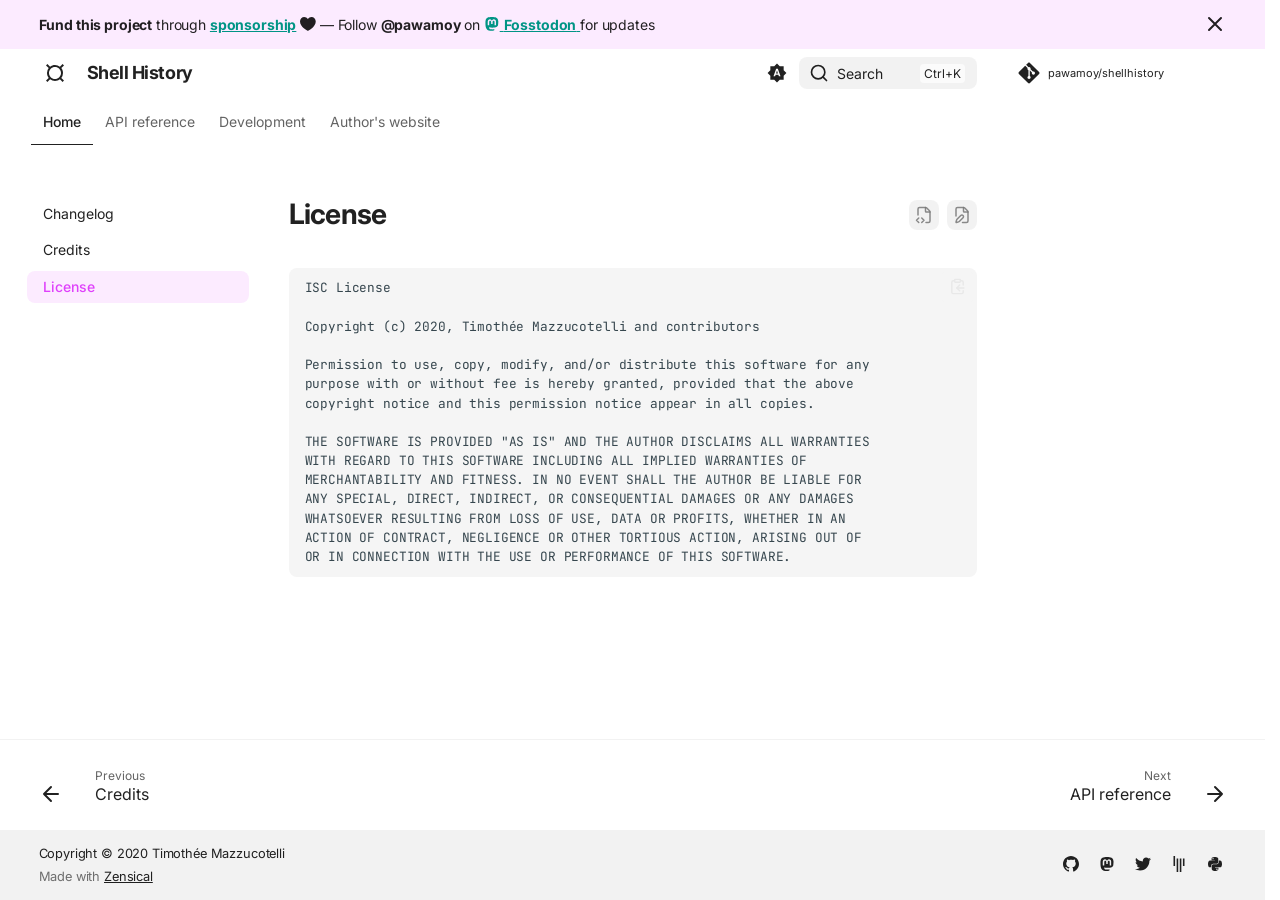
<file: license/index.html>
<!doctype html>
<html lang="en" class="no-js">
  <head>
    
      <meta charset="utf-8">
      <meta name="viewport" content="width=device-width,initial-scale=1">
      
        <meta name="description" content="Visualize your usage of Bash/Zsh through a web app thanks to Flask and Highcharts!">
      
      
        <meta name="author" content="Timothée Mazzucotelli">
      
      
        <link rel="canonical" href="https://pawamoy.github.io/shellhistory/license/">
      
      
        <link rel="prev" href="../credits.md">
      
      
        <link rel="next" href="../reference/api/">
      
      
        
      
      
      <link rel="icon" href="../assets/images/favicon.png">
      <meta name="generator" content="zensical-0.0.67">
    
    
      
        <title>License - Shell History</title>
      
    
    
      
        
      
      <link rel="stylesheet" href="../assets/stylesheets/modern/main.4ae390e2.min.css">
      
        
          
        
        <link rel="stylesheet" href="../assets/stylesheets/modern/palette.96d1a7e4.min.css">
      
      


    
    
      
    
    
      
        
        
        <link rel="preconnect" href="https://fonts.gstatic.com" crossorigin>
        <link rel="stylesheet" href="https://fonts.googleapis.com/css?family=Inter:300,300i,400,400i,500,500i,700,700i%7CJetBrains+Mono:400,400i,700,700i&amp;display=fallback">
        <style>:root{--md-text-font:"Inter";--md-code-font:"JetBrains Mono"}</style>
      
    
    
      <link rel="stylesheet" href="../css/apidocs.css">
    
    <script>__md_scope=new URL("..",location),__md_scope.pathname.endsWith("/")||(__md_scope=new URL(__md_scope.pathname+"/",location)),__md_hash=e=>[...e].reduce(((e,t)=>(e<<5)-e+t.charCodeAt(0)),0),__md_get=(e,t=localStorage,_=__md_scope)=>JSON.parse(t.getItem(_.pathname+"."+e)),__md_set=(e,t,_=localStorage,a=__md_scope)=>{try{_.setItem(a.pathname+"."+e,JSON.stringify(t))}catch(e){}},document.documentElement.setAttribute("data-platform",navigator.platform)</script>
    
      
  


    
    
  </head>
  
  
    
    
      
    
    
    
    
    <body dir="ltr" data-md-color-scheme="default" data-md-color-primary="indigo" data-md-color-accent="indigo">
  
    
    <input class="md-toggle" data-md-toggle="drawer" type="checkbox" id="__drawer" autocomplete="off">
    <input class="md-toggle" data-md-toggle="search" type="checkbox" id="__search" autocomplete="off">
    <label class="md-overlay" for="__drawer" aria-label="Navigation"></label>
    <div data-md-component="skip">
      
        
        <a href="#license" class="md-skip">
          Skip to content
        </a>
      
    </div>
    <div data-md-component="announce">
      
        <aside class="md-banner">
          <div class="md-banner__inner md-grid md-typeset">
            
              <button class="md-banner__button md-icon" aria-label="Don't show this again">
                
                <svg xmlns="http://www.w3.org/2000/svg" fill="none" stroke="currentColor" stroke-linecap="round" stroke-linejoin="round" stroke-width="2" class="lucide lucide-x" viewBox="0 0 24 24"><path d="M18 6 6 18M6 6l12 12"/></svg>
              </button>
            
            
  <strong>Fund this project</strong> through
  <a href="https://github.com/sponsors/pawamoy"><strong>sponsorship</strong></a>
  <span class="twemoji heart pulse">
    <svg xmlns="http://www.w3.org/2000/svg" viewBox="0 0 16 16"><path d="M7.655 14.916zh-.002l-.006-.003-.018-.01a22 22 0 0 1-3.744-2.584C2.045 10.731 0 8.35 0 5.5 0 2.836 2.086 1 4.25 1 5.797 1 7.153 1.802 8 3.02 8.847 1.802 10.203 1 11.75 1 13.914 1 16 2.836 16 5.5c0 2.85-2.044 5.231-3.886 6.818a22 22 0 0 1-3.433 2.414 7 7 0 0 1-.31.17l-.018.01-.008.004a.75.75 0 0 1-.69 0"/></svg>
  </span> &mdash;
  Follow
  <strong>@pawamoy</strong> on
  <a rel="me" href="https://fosstodon.org/@pawamoy">
    <span class="twemoji mastodon">
      <svg xmlns="http://www.w3.org/2000/svg" viewBox="0 0 448 512"><!--! Font Awesome Free 7.3.1 by @fontawesome - https://fontawesome.com License - https://fontawesome.com/license/free (Icons: CC BY 4.0, Fonts: SIL OFL 1.1, Code: MIT License) Copyright 2026 Fonticons, Inc.--><path fill="currentColor" d="M433 179.1c0-97.2-63.7-125.7-63.7-125.7-62.5-28.7-228.6-28.4-290.5 0 0 0-63.7 28.5-63.7 125.7 0 115.7-6.6 259.4 105.6 289.1 40.5 10.7 75.3 13 103.3 11.4 50.8-2.8 79.3-18.1 79.3-18.1l-1.7-36.9s-36.3 11.4-77.1 10.1c-40.4-1.4-83-4.4-89.6-54-.6-4.6-.9-9.3-.9-13.9 85.6 20.9 158.7 9.1 178.7 6.7 56.1-6.7 105-41.3 111.2-72.9 9.8-49.8 9-121.5 9-121.5zm-75.1 125.2h-46.6V190.1c0-49.7-64-51.6-64 6.9v62.5H201V197c0-58.5-64-56.6-64-6.9v114.2H90.3c0-122.1-5.2-147.9 18.4-175 25.9-28.9 79.8-30.8 103.8 6.1l11.6 19.5 11.6-19.5c24.1-37.1 78.1-34.8 103.8-6.1 23.7 27.3 18.4 53 18.4 175"/></svg>
    </span>
    <strong>Fosstodon</strong>
  </a>
  for updates

          </div>
          
            <script>var el=document.querySelector("[data-md-component=announce]");if(el){var content=el.querySelector(".md-typeset");__md_hash(content.innerHTML)===__md_get("__announce")&&(el.hidden=!0)}</script>
          
        </aside>
      
    </div>
    
    
      

  

<header class="md-header md-header--shadow md-header--lifted" data-md-component="header">
  <nav class="md-header__inner md-grid" aria-label="Header">
    <a href="./.." title="Shell History" class="md-header__button md-logo" aria-label="Shell History" data-md-component="logo">
      
  
  <svg xmlns="http://www.w3.org/2000/svg" viewBox="0 0 24 24"><path d="M4.41 3 3 4.41 5.69 7.1A7.92 7.92 0 0 0 4 12c0 1.85.63 3.55 1.69 4.9L3 19.59 4.41 21l2.69-2.69A7.92 7.92 0 0 0 12 20c1.85 0 3.55-.63 4.9-1.69L19.59 21 21 19.59l-2.69-2.69A7.92 7.92 0 0 0 20 12c0-1.85-.63-3.55-1.69-4.9L21 4.41 19.59 3 16.9 5.69A7.92 7.92 0 0 0 12 4c-1.85 0-3.55.63-4.9 1.69zM12 6c3.31 0 6 2.69 6 6s-2.69 6-6 6-6-2.69-6-6 2.69-6 6-6"/></svg>

    </a>
    <label class="md-header__button md-icon" for="__drawer" aria-label="Navigation">
      
      <svg xmlns="http://www.w3.org/2000/svg" fill="none" stroke="currentColor" stroke-linecap="round" stroke-linejoin="round" stroke-width="2" class="lucide lucide-menu" viewBox="0 0 24 24"><path d="M4 5h16M4 12h16M4 19h16"/></svg>
    </label>
    <div class="md-header__title" data-md-component="header-title">
      <div class="md-header__ellipsis">
        <div class="md-header__topic">
          <span class="md-ellipsis">
            Shell History
          </span>
        </div>
        <div class="md-header__topic" data-md-component="header-topic">
          <span class="md-ellipsis">
            
              License
            
          </span>
        </div>
      </div>
    </div>
    
      
        <form class="md-header__option" data-md-component="palette">
  
    
    
    
    <input class="md-option" data-md-color-media="(prefers-color-scheme)" data-md-color-scheme="default" data-md-color-primary="indigo" data-md-color-accent="indigo"  aria-label="Switch to light mode"  type="radio" name="__palette" id="__palette_0">
    
      <label class="md-header__button md-icon" title="Switch to light mode" for="__palette_1" hidden>
        <svg xmlns="http://www.w3.org/2000/svg" viewBox="0 0 24 24"><path d="m14.3 16-.7-2h-3.2l-.7 2H7.8L11 7h2l3.2 9zM20 8.69V4h-4.69L12 .69 8.69 4H4v4.69L.69 12 4 15.31V20h4.69L12 23.31 15.31 20H20v-4.69L23.31 12zm-9.15 3.96h2.3L12 9z"/></svg>
      </label>
    
  
    
    
    
    <input class="md-option" data-md-color-media="(prefers-color-scheme: light)" data-md-color-scheme="default" data-md-color-primary="teal" data-md-color-accent="purple"  aria-label="Switch to dark mode"  type="radio" name="__palette" id="__palette_1">
    
      <label class="md-header__button md-icon" title="Switch to dark mode" for="__palette_2" hidden>
        <svg xmlns="http://www.w3.org/2000/svg" viewBox="0 0 24 24"><path d="M12 7a5 5 0 0 1 5 5 5 5 0 0 1-5 5 5 5 0 0 1-5-5 5 5 0 0 1 5-5m0 2a3 3 0 0 0-3 3 3 3 0 0 0 3 3 3 3 0 0 0 3-3 3 3 0 0 0-3-3m0-7 2.39 3.42C13.65 5.15 12.84 5 12 5s-1.65.15-2.39.42zM3.34 7l4.16-.35A7.2 7.2 0 0 0 5.94 8.5c-.44.74-.69 1.5-.83 2.29zm.02 10 1.76-3.77a7.131 7.131 0 0 0 2.38 4.14zM20.65 7l-1.77 3.79a7.02 7.02 0 0 0-2.38-4.15zm-.01 10-4.14.36c.59-.51 1.12-1.14 1.54-1.86.42-.73.69-1.5.83-2.29zM12 22l-2.41-3.44c.74.27 1.55.44 2.41.44.82 0 1.63-.17 2.37-.44z"/></svg>
      </label>
    
  
    
    
    
    <input class="md-option" data-md-color-media="(prefers-color-scheme: dark)" data-md-color-scheme="slate" data-md-color-primary="black" data-md-color-accent="lime"  aria-label="Switch to system preference"  type="radio" name="__palette" id="__palette_2">
    
      <label class="md-header__button md-icon" title="Switch to system preference" for="__palette_0" hidden>
        <svg xmlns="http://www.w3.org/2000/svg" viewBox="0 0 24 24"><path d="m17.75 4.09-2.53 1.94.91 3.06-2.63-1.81-2.63 1.81.91-3.06-2.53-1.94L12.44 4l1.06-3 1.06 3zm3.5 6.91-1.64 1.25.59 1.98-1.7-1.17-1.7 1.17.59-1.98L15.75 11l2.06-.05L18.5 9l.69 1.95zm-2.28 4.95c.83-.08 1.72 1.1 1.19 1.85-.32.45-.66.87-1.08 1.27C15.17 23 8.84 23 4.94 19.07c-3.91-3.9-3.91-10.24 0-14.14.4-.4.82-.76 1.27-1.08.75-.53 1.93.36 1.85 1.19-.27 2.86.69 5.83 2.89 8.02a9.96 9.96 0 0 0 8.02 2.89m-1.64 2.02a12.08 12.08 0 0 1-7.8-3.47c-2.17-2.19-3.33-5-3.49-7.82-2.81 3.14-2.7 7.96.31 10.98 3.02 3.01 7.84 3.12 10.98.31"/></svg>
      </label>
    
  
</form>
      
    
    
      <script>var palette=__md_get("__palette");if(palette&&palette.color){if("(prefers-color-scheme)"===palette.color.media){var media=matchMedia("(prefers-color-scheme: light)"),input=document.querySelector(media.matches?"[data-md-color-media='(prefers-color-scheme: light)']":"[data-md-color-media='(prefers-color-scheme: dark)']");palette.color.media=input.getAttribute("data-md-color-media"),palette.color.scheme=input.getAttribute("data-md-color-scheme"),palette.color.primary=input.getAttribute("data-md-color-primary"),palette.color.accent=input.getAttribute("data-md-color-accent")}for(var[key,value]of Object.entries(palette.color))document.body.setAttribute("data-md-color-"+key,value)}</script>
    
    
    
      
      
        <label class="md-header__button md-icon" for="__search" aria-label="Search">
          
          <svg xmlns="http://www.w3.org/2000/svg" fill="none" stroke="currentColor" stroke-linecap="round" stroke-linejoin="round" stroke-width="2" class="lucide lucide-search" viewBox="0 0 24 24"><path d="m21 21-4.34-4.34"/><circle cx="11" cy="11" r="8"/></svg>
        </label>
        <div class="md-search" data-md-component="search" role="dialog" aria-label="Search">
  <button type="button" class="md-search__button">
    Search
  </button>
</div>
      
    
    <div class="md-header__source">
      
        <a href="https://github.com/pawamoy/shellhistory" title="Go to repository" class="md-source" data-md-component="source">
  <div class="md-source__icon md-icon">
    
    <svg xmlns="http://www.w3.org/2000/svg" viewBox="0 0 448 512"><!--! Font Awesome Free 7.3.1 by @fontawesome - https://fontawesome.com License - https://fontawesome.com/license/free (Icons: CC BY 4.0, Fonts: SIL OFL 1.1, Code: MIT License) Copyright 2026 Fonticons, Inc.--><path fill="currentColor" d="M439.6 236.1 244 40.5c-5.4-5.5-12.8-8.5-20.4-8.5s-15 3-20.4 8.4L162.5 81l51.5 51.5c27.1-9.1 52.7 16.8 43.4 43.7l49.7 49.7c34.2-11.8 61.2 31 35.5 56.7-26.5 26.5-70.2-2.9-56-37.3L240.3 199v121.9c25.3 12.5 22.3 41.8 9.1 55-6.4 6.4-15.2 10.1-24.3 10.1s-17.8-3.6-24.3-10.1c-17.6-17.6-11.1-46.9 11.2-56v-123c-20.8-8.5-24.6-30.7-18.6-45L142.6 101 8.5 235.1C3 240.6 0 247.9 0 255.5s3 15 8.5 20.4l195.6 195.7c5.4 5.4 12.7 8.4 20.4 8.4s15-3 20.4-8.4l194.7-194.7c5.4-5.4 8.4-12.8 8.4-20.4s-3-15-8.4-20.4"/></svg>
  </div>
  <div class="md-source__repository">
    pawamoy/shellhistory
  </div>
</a>
      
    </div>
  </nav>
  
    
      
<nav class="md-tabs" aria-label="Tabs" data-md-component="tabs">
  <div class="md-grid">
    <ul class="md-tabs__list">
      
        
  
  
  
    
  
  
    
      
      
        
          
        
      
        
      
        
      
        
      
    
    
    
    
      <li class="md-tabs__item md-tabs__item--active">
        <a href="./.." class="md-tabs__link">
          
  
  Home

        </a>
      </li>
    
  

      
        
  
  
  
  
    <li class="md-tabs__item">
      <a href="../reference/api/" class="md-tabs__link">
        
  
  API reference

      </a>
    </li>
  

      
        
  
  
  
  
    
      
      
        
      
        
      
    
    
    
    
      <li class="md-tabs__item">
        <a href="../contributing/" class="md-tabs__link">
          
  
  Development

        </a>
      </li>
    
  

      
        
  
  
  
  
    <li class="md-tabs__item">
      <a href="https://pawamoy.github.io" class="md-tabs__link">
        
  
  Author's website

      </a>
    </li>
  

      
    </ul>
  </div>
</nav>
    
  
</header>
    
    <div class="md-container" data-md-component="container">
      
      
        
      
      <main class="md-main" data-md-component="main">
        <div class="md-main__inner md-grid">
          
            
              
                
              
              <div class="md-sidebar md-sidebar--primary" data-md-component="sidebar" data-md-type="navigation" >
                <div class="md-sidebar__scrollwrap">
                  <div class="md-sidebar__inner">
                    


  


<nav class="md-nav md-nav--primary md-nav--lifted" aria-label="Navigation" data-md-level="0">
  <label class="md-nav__title" for="__drawer">
    <a href="./.." title="Shell History" class="md-nav__button md-logo" aria-label="Shell History" data-md-component="logo">
      
  
  <svg xmlns="http://www.w3.org/2000/svg" viewBox="0 0 24 24"><path d="M4.41 3 3 4.41 5.69 7.1A7.92 7.92 0 0 0 4 12c0 1.85.63 3.55 1.69 4.9L3 19.59 4.41 21l2.69-2.69A7.92 7.92 0 0 0 12 20c1.85 0 3.55-.63 4.9-1.69L19.59 21 21 19.59l-2.69-2.69A7.92 7.92 0 0 0 20 12c0-1.85-.63-3.55-1.69-4.9L21 4.41 19.59 3 16.9 5.69A7.92 7.92 0 0 0 12 4c-1.85 0-3.55.63-4.9 1.69zM12 6c3.31 0 6 2.69 6 6s-2.69 6-6 6-6-2.69-6-6 2.69-6 6-6"/></svg>

    </a>
    Shell History
  </label>
  
    <div class="md-nav__source">
      <a href="https://github.com/pawamoy/shellhistory" title="Go to repository" class="md-source" data-md-component="source">
  <div class="md-source__icon md-icon">
    
    <svg xmlns="http://www.w3.org/2000/svg" viewBox="0 0 448 512"><!--! Font Awesome Free 7.3.1 by @fontawesome - https://fontawesome.com License - https://fontawesome.com/license/free (Icons: CC BY 4.0, Fonts: SIL OFL 1.1, Code: MIT License) Copyright 2026 Fonticons, Inc.--><path fill="currentColor" d="M439.6 236.1 244 40.5c-5.4-5.5-12.8-8.5-20.4-8.5s-15 3-20.4 8.4L162.5 81l51.5 51.5c27.1-9.1 52.7 16.8 43.4 43.7l49.7 49.7c34.2-11.8 61.2 31 35.5 56.7-26.5 26.5-70.2-2.9-56-37.3L240.3 199v121.9c25.3 12.5 22.3 41.8 9.1 55-6.4 6.4-15.2 10.1-24.3 10.1s-17.8-3.6-24.3-10.1c-17.6-17.6-11.1-46.9 11.2-56v-123c-20.8-8.5-24.6-30.7-18.6-45L142.6 101 8.5 235.1C3 240.6 0 247.9 0 255.5s3 15 8.5 20.4l195.6 195.7c5.4 5.4 12.7 8.4 20.4 8.4s15-3 20.4-8.4l194.7-194.7c5.4-5.4 8.4-12.8 8.4-20.4s-3-15-8.4-20.4"/></svg>
  </div>
  <div class="md-source__repository">
    pawamoy/shellhistory
  </div>
</a>
    </div>
  
  <ul class="md-nav__list" data-md-scrollfix>
    
      
      
  
  
    
  
  
  
    
    
      
        
          
        
      
        
      
        
      
        
      
    
    
    
      
        
        
      
      
        
      
    
    
    <li class="md-nav__item md-nav__item--active md-nav__item--section md-nav__item--nested">
      
        
        
        <input class="md-nav__toggle md-toggle " type="checkbox" id="__nav_1" checked>
        
          
          <div class="md-nav__link md-nav__container">
            <a href="./.." class="md-nav__link ">
              
  
  
  <span class="md-ellipsis">
    
  
  Home

    
  </span>
  
  

            </a>
            
              
              <label class="md-nav__link " for="__nav_1" id="__nav_1_label" tabindex="">
                <span class="md-nav__icon md-icon"></span>
              </label>
            
          </div>
        
        
          <nav class="md-nav" data-md-level="1" aria-labelledby="__nav_1_label" aria-expanded="true">
            <label class="md-nav__title" for="__nav_1">
              <span class="md-nav__icon md-icon"></span>
              
  
  Home

            </label>
            <ul class="md-nav__list" data-md-scrollfix>
              
                
              
                
                  
  
  
  
  
    <li class="md-nav__item">
      <a href="../changelog/" class="md-nav__link">
        
  
  
  <span class="md-ellipsis">
    
  
  Changelog

    
  </span>
  
  

      </a>
    </li>
  

                
              
                
                  
  
  
  
  
    <li class="md-nav__item">
      <a href="../credits.md" class="md-nav__link">
        
  
  
  <span class="md-ellipsis">
    
  
  Credits

    
  </span>
  
  

      </a>
    </li>
  

                
              
                
                  
  
  
    
  
  
  
    <li class="md-nav__item md-nav__item--active">
      
      
      
      
        
      
      
      <a href="././" class="md-nav__link md-nav__link--active">
        
  
  
  <span class="md-ellipsis">
    
  
  License

    
  </span>
  
  

      </a>
      
    </li>
  

                
              
            </ul>
          </nav>
        
      
    </li>
  

    
      
      
  
  
  
  
    <li class="md-nav__item">
      <a href="../reference/api/" class="md-nav__link">
        
  
  
  <span class="md-ellipsis">
    
  
  API reference

    
  </span>
  
  

      </a>
    </li>
  

    
      
      
  
  
  
  
    
    
      
        
      
        
      
    
    
    
      
      
        
      
    
    
    <li class="md-nav__item md-nav__item--nested">
      
        
        
        <input class="md-nav__toggle md-toggle " type="checkbox" id="__nav_3" >
        
          
          <label class="md-nav__link" for="__nav_3" id="__nav_3_label" tabindex="0">
            
  
  
  <span class="md-ellipsis">
    
  
  Development

    
  </span>
  
  

            <span class="md-nav__icon md-icon"></span>
          </label>
        
        
          <nav class="md-nav" data-md-level="1" aria-labelledby="__nav_3_label" aria-expanded="false">
            <label class="md-nav__title" for="__nav_3">
              <span class="md-nav__icon md-icon"></span>
              
  
  Development

            </label>
            <ul class="md-nav__list" data-md-scrollfix>
              
                
                  
  
  
  
  
    <li class="md-nav__item">
      <a href="../contributing/" class="md-nav__link">
        
  
  
  <span class="md-ellipsis">
    
  
  Contributing

    
  </span>
  
  

      </a>
    </li>
  

                
              
                
                  
  
  
  
  
    <li class="md-nav__item">
      <a href="../code_of_conduct/" class="md-nav__link">
        
  
  
  <span class="md-ellipsis">
    
  
  Code of Conduct

    
  </span>
  
  

      </a>
    </li>
  

                
              
            </ul>
          </nav>
        
      
    </li>
  

    
      
      
  
  
  
  
    <li class="md-nav__item">
      <a href="https://pawamoy.github.io" class="md-nav__link">
        
  
  
  <span class="md-ellipsis">
    
  
  Author's website

    
  </span>
  
  

      </a>
    </li>
  

    
  </ul>
</nav>
                  </div>
                </div>
              </div>
            
            
              
                
              
              <div class="md-sidebar md-sidebar--secondary" data-md-component="sidebar" data-md-type="toc" >
                <div class="md-sidebar__scrollwrap">
                  
                    
                    
                    
                      
                    
                    
                  
                  <div class="md-sidebar__inner">
                    


<nav class="md-nav md-nav--secondary" aria-label="On this page">
  
  
  
    
  
  
</nav>
                  </div>
                </div>
              </div>
            
          
          
            <div class="md-content" data-md-component="content">
              
                

  




              
              <article class="md-content__inner md-typeset">
                
                  

  
    <a href="https://github.com/pawamoy/shellhistory/edit/main/docs/license.md" title="Edit this page" class="md-content__button md-icon" rel="edit">
      
      <svg xmlns="http://www.w3.org/2000/svg" fill="none" stroke="currentColor" stroke-linecap="round" stroke-linejoin="round" stroke-width="2" class="lucide lucide-file-pen" viewBox="0 0 24 24"><path d="M12.659 22H18a2 2 0 0 0 2-2V8a2.4 2.4 0 0 0-.706-1.706l-3.588-3.588A2.4 2.4 0 0 0 14 2H6a2 2 0 0 0-2 2v9.34"/><path d="M14 2v5a1 1 0 0 0 1 1h5M10.378 12.622a1 1 0 0 1 3 3.003L8.36 20.637a2 2 0 0 1-.854.506l-2.867.837a.5.5 0 0 1-.62-.62l.836-2.869a2 2 0 0 1 .506-.853z"/></svg>
    </a>
  
  
    
      
    
    <a href="https://github.com/pawamoy/shellhistory/raw/main/docs/license.md" title="View source of this page" class="md-content__button md-icon">
      
      <svg xmlns="http://www.w3.org/2000/svg" fill="none" stroke="currentColor" stroke-linecap="round" stroke-linejoin="round" stroke-width="2" class="lucide lucide-file-code-2" viewBox="0 0 24 24"><path d="M4 12.15V4a2 2 0 0 1 2-2h8a2.4 2.4 0 0 1 1.706.706l3.588 3.588A2.4 2.4 0 0 1 20 8v12a2 2 0 0 1-2 2h-3.35"/><path d="M14 2v5a1 1 0 0 0 1 1h5M5 16l-3 3 3 3M9 22l3-3-3-3"/></svg>
    </a>
  


<h1 id="license">License<a class="headerlink" href="#license" title="Permanent link">¤</a></h1>
<div class="highlight"><pre><span></span><code>ISC License

Copyright (c) 2020, Timothée Mazzucotelli and contributors

Permission to use, copy, modify, and/or distribute this software for any
purpose with or without fee is hereby granted, provided that the above
copyright notice and this permission notice appear in all copies.

THE SOFTWARE IS PROVIDED "AS IS" AND THE AUTHOR DISCLAIMS ALL WARRANTIES
WITH REGARD TO THIS SOFTWARE INCLUDING ALL IMPLIED WARRANTIES OF
MERCHANTABILITY AND FITNESS. IN NO EVENT SHALL THE AUTHOR BE LIABLE FOR
ANY SPECIAL, DIRECT, INDIRECT, OR CONSEQUENTIAL DAMAGES OR ANY DAMAGES
WHATSOEVER RESULTING FROM LOSS OF USE, DATA OR PROFITS, WHETHER IN AN
ACTION OF CONTRACT, NEGLIGENCE OR OTHER TORTIOUS ACTION, ARISING OUT OF
OR IN CONNECTION WITH THE USE OR PERFORMANCE OF THIS SOFTWARE.
</code></pre></div>

  









  
  



  


  
    
  


<!-- Giscus -->
<!-- https://zensical.org/docs/setup/comment-system/#giscus-integration -->
<div id="feedback" style="display: none;">
    <h2 id="__comments">Feedback</h2>
    <script src="https://giscus.app/client.js"
        data-repo="pawamoy/shellhistory"
        data-repo-id="MDEwOlJlcG9zaXRvcnkxMTAxNTIwOTc="
        data-category="Documentation"
        data-category-id="REPLACE WITH DISCUSSION CATEGORY ID"
        data-mapping="pathname"
        data-strict="1"
        data-reactions-enabled="0"
        data-emit-metadata="0"
        data-input-position="top"
        data-theme="preferred_color_scheme"
        data-lang="en"
        data-loading="lazy"
        crossorigin="anonymous"
        async>
    </script>

    <!-- Synchronize Giscus theme with palette -->
    <script>
        var giscus = document.querySelector("script[src*=giscus]")

        // Set palette on initial load
        var palette = __md_get("__palette")
        if (palette && typeof palette.color === "object") {
            var theme = palette.color.scheme === "slate"
                ? "transparent_dark"
                : "light"

            // Instruct Giscus to set theme
            giscus.setAttribute("data-theme", theme)
        }

        // Register event handlers after documented loaded
        document.addEventListener("DOMContentLoaded", function() {
            var ref = document.querySelector("[data-md-component=palette]")
            ref.addEventListener("change", function() {
                var palette = __md_get("__palette")
                if (palette && typeof palette.color === "object") {
                    var theme = palette.color.scheme === "slate"
                        ? "transparent_dark"
                        : "light"

                    // Instruct Giscus to change theme
                    var frame = document.querySelector(".giscus-frame")
                    frame.contentWindow.postMessage(
                        { giscus: { setConfig: { theme } } },
                        "https://giscus.app"
                    )
                }
            })
        })
    </script>
</div>
                
              </article>
            </div>
          
          
  <script>var tabs=__md_get("__tabs");if(Array.isArray(tabs))e:for(var set of document.querySelectorAll(".tabbed-set")){var labels=set.querySelector(".tabbed-labels");for(var tab of tabs)for(var label of labels.getElementsByTagName("label"))if(label.innerText.trim()===tab){var input=document.getElementById(label.htmlFor);input.checked=!0;continue e}}</script>

<script>var target=document.getElementById(location.hash.slice(1));target&&target.name&&(target.checked=target.name.startsWith("__tabbed_"))</script>
        </div>
        
          <button type="button" class="md-top md-icon" data-md-component="top" hidden>
  
  <svg xmlns="http://www.w3.org/2000/svg" fill="none" stroke="currentColor" stroke-linecap="round" stroke-linejoin="round" stroke-width="2" class="lucide lucide-circle-arrow-up" viewBox="0 0 24 24"><circle cx="12" cy="12" r="10"/><path d="m16 12-4-4-4 4M12 16V8"/></svg>
  Back to top
</button>
        
      </main>
      
        <footer class="md-footer">
  
    
      
        
      
      <nav class="md-footer__inner md-grid" aria-label="Footer" >
        
          
          <a href="../credits.md" class="md-footer__link md-footer__link--prev" aria-label="Previous: Credits">
            <div class="md-footer__button md-icon">
              
              <svg xmlns="http://www.w3.org/2000/svg" fill="none" stroke="currentColor" stroke-linecap="round" stroke-linejoin="round" stroke-width="2" class="lucide lucide-arrow-left" viewBox="0 0 24 24"><path d="m12 19-7-7 7-7M19 12H5"/></svg>
            </div>
            <div class="md-footer__title">
              <span class="md-footer__direction">
                Previous
              </span>
              <div class="md-ellipsis">
                Credits
              </div>
            </div>
          </a>
        
        
          
          <a href="../reference/api/" class="md-footer__link md-footer__link--next" aria-label="Next: API reference">
            <div class="md-footer__title">
              <span class="md-footer__direction">
                Next
              </span>
              <div class="md-ellipsis">
                API reference
              </div>
            </div>
            <div class="md-footer__button md-icon">
              
              <svg xmlns="http://www.w3.org/2000/svg" fill="none" stroke="currentColor" stroke-linecap="round" stroke-linejoin="round" stroke-width="2" class="lucide lucide-arrow-right" viewBox="0 0 24 24"><path d="M5 12h14M12 5l7 7-7 7"/></svg>
            </div>
          </a>
        
      </nav>
    
  
  <div class="md-footer-meta md-typeset">
    <div class="md-footer-meta__inner md-grid">
      <div class="md-copyright">
  
    <div class="md-copyright__highlight">
      Copyright &copy; 2020 Timothée Mazzucotelli
    </div>
  
  
    Made with
    <a href="https://zensical.org/" target="_blank" rel="noopener">
      Zensical
    </a>
  
</div>
      
        
<div class="md-social">
  
    
    
    
    
      
      
    
    <a href="https://github.com/pawamoy" target="_blank" rel="noopener" title="github.com" class="md-social__link">
      <svg xmlns="http://www.w3.org/2000/svg" viewBox="0 0 512 512"><!--! Font Awesome Free 7.3.1 by @fontawesome - https://fontawesome.com License - https://fontawesome.com/license/free (Icons: CC BY 4.0, Fonts: SIL OFL 1.1, Code: MIT License) Copyright 2026 Fonticons, Inc.--><path fill="currentColor" d="M216.5 362.5c-66-8-112.5-55.5-112.5-117 0-25 9-52 24-70-6.5-16.5-5.5-51.5 2-66 20-2.5 47 8 63 22.5 19-6 39-9 63.5-9s44.5 3 62.5 8.5c15.5-14 43-24.5 63-22 7 13.5 8 48.5 1.5 65.5 16 19 24.5 44.5 24.5 70.5 0 61.5-46.5 108-113.5 116.5 17 11 28.5 35 28.5 62.5v52c0 15 12.5 23.5 27.5 17.5C441 459.5 512 369 512 257 512 115.5 397 0 255.5 0S0 115.5 0 257c0 111 70.5 203 165.5 237.5 13.5 5 26.5-4 26.5-17.5v-40c-7 3-16 5-24 5-33 0-52.5-18-66.5-51.5-5.5-13.5-11.5-21.5-23-23-6-.5-8-3-8-6 0-6 10-10.5 20-10.5 14.5 0 27 9 40 27.5 10 14.5 20.5 21 33 21s20.5-4.5 32-16c8.5-8.5 15-16 21-21"/></svg>
    </a>
  
    
    
      
    
    
    
      
      
    
    <a href="https://fosstodon.org/@pawamoy" target="_blank" rel="noopener me" title="fosstodon.org" class="md-social__link">
      <svg xmlns="http://www.w3.org/2000/svg" viewBox="0 0 448 512"><!--! Font Awesome Free 7.3.1 by @fontawesome - https://fontawesome.com License - https://fontawesome.com/license/free (Icons: CC BY 4.0, Fonts: SIL OFL 1.1, Code: MIT License) Copyright 2026 Fonticons, Inc.--><path fill="currentColor" d="M433 179.1c0-97.2-63.7-125.7-63.7-125.7-62.5-28.7-228.6-28.4-290.5 0 0 0-63.7 28.5-63.7 125.7 0 115.7-6.6 259.4 105.6 289.1 40.5 10.7 75.3 13 103.3 11.4 50.8-2.8 79.3-18.1 79.3-18.1l-1.7-36.9s-36.3 11.4-77.1 10.1c-40.4-1.4-83-4.4-89.6-54-.6-4.6-.9-9.3-.9-13.9 85.6 20.9 158.7 9.1 178.7 6.7 56.1-6.7 105-41.3 111.2-72.9 9.8-49.8 9-121.5 9-121.5zm-75.1 125.2h-46.6V190.1c0-49.7-64-51.6-64 6.9v62.5H201V197c0-58.5-64-56.6-64-6.9v114.2H90.3c0-122.1-5.2-147.9 18.4-175 25.9-28.9 79.8-30.8 103.8 6.1l11.6 19.5 11.6-19.5c24.1-37.1 78.1-34.8 103.8-6.1 23.7 27.3 18.4 53 18.4 175"/></svg>
    </a>
  
    
    
    
    
      
      
    
    <a href="https://twitter.com/pawamoy" target="_blank" rel="noopener" title="twitter.com" class="md-social__link">
      <svg xmlns="http://www.w3.org/2000/svg" viewBox="0 0 512 512"><!--! Font Awesome Free 7.3.1 by @fontawesome - https://fontawesome.com License - https://fontawesome.com/license/free (Icons: CC BY 4.0, Fonts: SIL OFL 1.1, Code: MIT License) Copyright 2026 Fonticons, Inc.--><path fill="currentColor" d="M459.4 151.7c.3 4.5.3 9.1.3 13.6 0 138.7-105.6 298.6-298.6 298.6-59.5 0-114.7-17.2-161.1-47.1 8.4 1 16.6 1.3 25.3 1.3 49.1 0 94.2-16.6 130.3-44.8-46.1-1-84.8-31.2-98.1-72.8 6.5 1 13 1.6 19.8 1.6 9.4 0 18.8-1.3 27.6-3.6-48.1-9.7-84.1-52-84.1-103v-1.3c14 7.8 30.2 12.7 47.4 13.3-28.3-18.8-46.8-51-46.8-87.4 0-19.5 5.2-37.4 14.3-53C87.4 130.8 165 172.4 252.1 176.9c-1.6-7.8-2.6-15.9-2.6-24C249.5 95.1 296.3 48 354.4 48c30.2 0 57.5 12.7 76.7 33.1 23.7-4.5 46.5-13.3 66.6-25.3-7.8 24.4-24.4 44.8-46.1 57.8 21.1-2.3 41.6-8.1 60.4-16.2-14.3 20.8-32.2 39.3-52.6 54.3"/></svg>
    </a>
  
    
    
    
    
      
      
    
    <a href="https://gitter.im/shellhistory/community" target="_blank" rel="noopener" title="gitter.im" class="md-social__link">
      <svg xmlns="http://www.w3.org/2000/svg" viewBox="0 0 384 512"><!--! Font Awesome Free 7.3.1 by @fontawesome - https://fontawesome.com License - https://fontawesome.com/license/free (Icons: CC BY 4.0, Fonts: SIL OFL 1.1, Code: MIT License) Copyright 2026 Fonticons, Inc.--><path fill="currentColor" d="M66.4 322.5H16V0h50.4zM166.9 76.1h-50.4V512h50.4zm100.6 0h-50.4V512h50.4zM368 76h-50.4v247H368z"/></svg>
    </a>
  
    
    
    
    
      
      
    
    <a href="https://pypi.org/project/shellhistory/" target="_blank" rel="noopener" title="pypi.org" class="md-social__link">
      <svg xmlns="http://www.w3.org/2000/svg" viewBox="0 0 448 512"><!--! Font Awesome Free 7.3.1 by @fontawesome - https://fontawesome.com License - https://fontawesome.com/license/free (Icons: CC BY 4.0, Fonts: SIL OFL 1.1, Code: MIT License) Copyright 2026 Fonticons, Inc.--><path fill="currentColor" d="M439.8 200.5c-7.7-30.9-22.3-54.2-53.4-54.2h-40.1v47.4c0 36.8-31.2 67.8-66.8 67.8H172.7c-29.2 0-53.4 25-53.4 54.3v101.8c0 29 25.2 46 53.4 54.3 33.8 9.9 66.3 11.7 106.8 0 26.9-7.8 53.4-23.5 53.4-54.3v-40.7H226.2v-13.6h160.2c31.1 0 42.6-21.7 53.4-54.2 11.2-33.5 10.7-65.7 0-108.6M286.2 444.7a20.4 20.4 0 1 1 0-40.7 20.4 20.4 0 1 1 0 40.7M167.8 248.1h106.8c29.7 0 53.4-24.5 53.4-54.3V91.9c0-29-24.4-50.7-53.4-55.6-35.8-5.9-74.7-5.6-106.8.1-45.2 8-53.4 24.7-53.4 55.6v40.7h106.9v13.6h-147c-31.1 0-58.3 18.7-66.8 54.2-9.8 40.7-10.2 66.1 0 108.6 7.6 31.6 25.7 54.2 56.8 54.2H101v-48.8c0-35.3 30.5-66.4 66.8-66.4m-6.6-183.4a20.4 20.4 0 1 1 0 40.8 20.4 20.4 0 1 1 0-40.8"/></svg>
    </a>
  
</div>
      
    </div>
  </div>
</footer>
      
    </div>
    <div class="md-dialog" data-md-component="dialog" role="status" aria-atomic="true">
      <div class="md-dialog__inner md-typeset"></div>
    </div>
    
    
    
      
      
      
      
        
        
      <script id="__config" type="application/json">{"annotate":null,"base":"..","features":["announce.dismiss","content.action.edit","content.action.view","content.code.annotate","content.code.copy","content.code.select","content.footnote.tooltips","content.tabs.link","content.tooltips","navigation.footer","navigation.indexes","navigation.instant","navigation.instant.prefetch","navigation.path","navigation.sections","navigation.tabs","navigation.tabs.sticky","navigation.top","search.highlight","toc.follow"],"redirect":null,"search":"../assets/javascripts/workers/search.7d14d953.min.js","tags":null,"translations":{"clipboard.copied":"Copied to clipboard","clipboard.copy":"Copy to clipboard","clipboard.error":"Could not copy to clipboard","search.result.more.one":"1 more on this page","search.result.more.other":"# more on this page","search.result.none":"No matching documents","search.result.one":"1 matching document","search.result.other":"# matching documents","search.result.placeholder":"Type to start searching","search.result.term.missing":"Missing","select.version":"Select version"},"version":null}</script>
    
    
      <script src="../assets/javascripts/bundle.67a597eb.min.js"></script>
      
        <script src="../js/feedback.js"></script>
      
    
  </body>
</html>
</file>
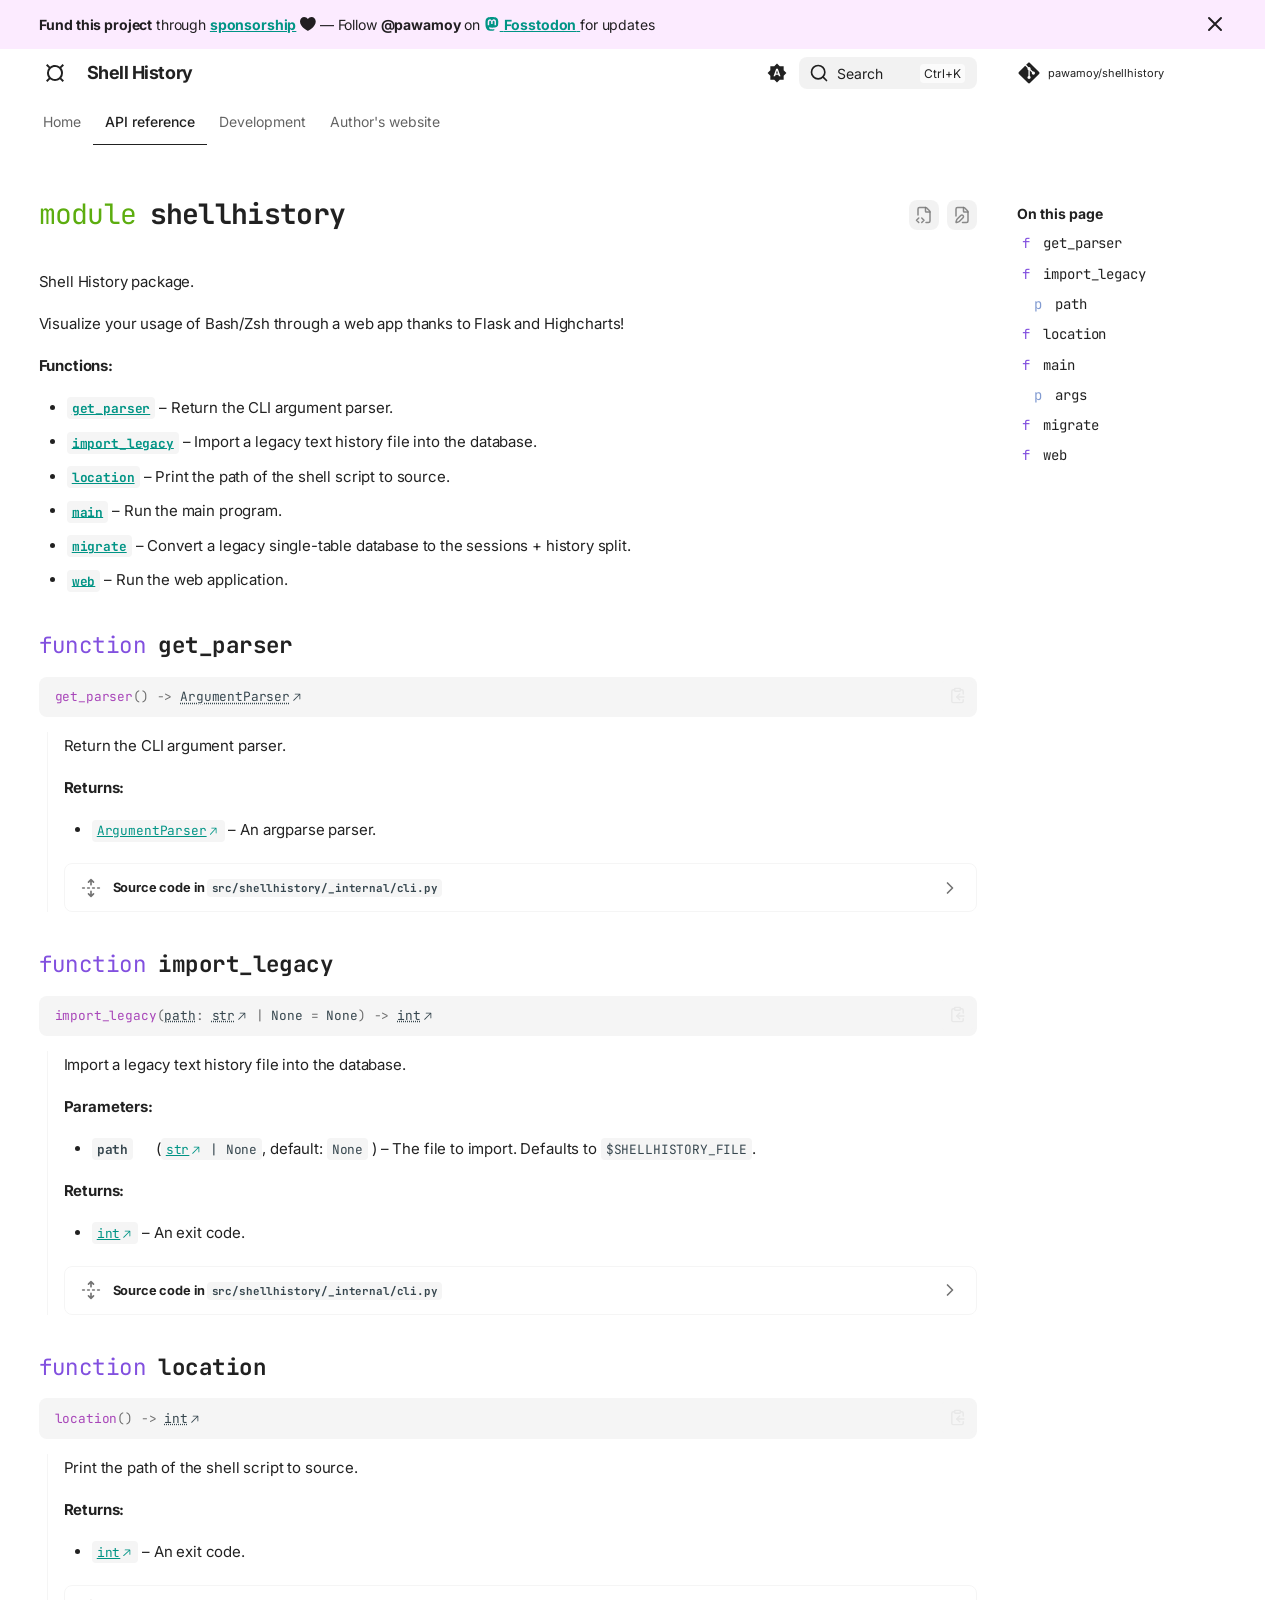
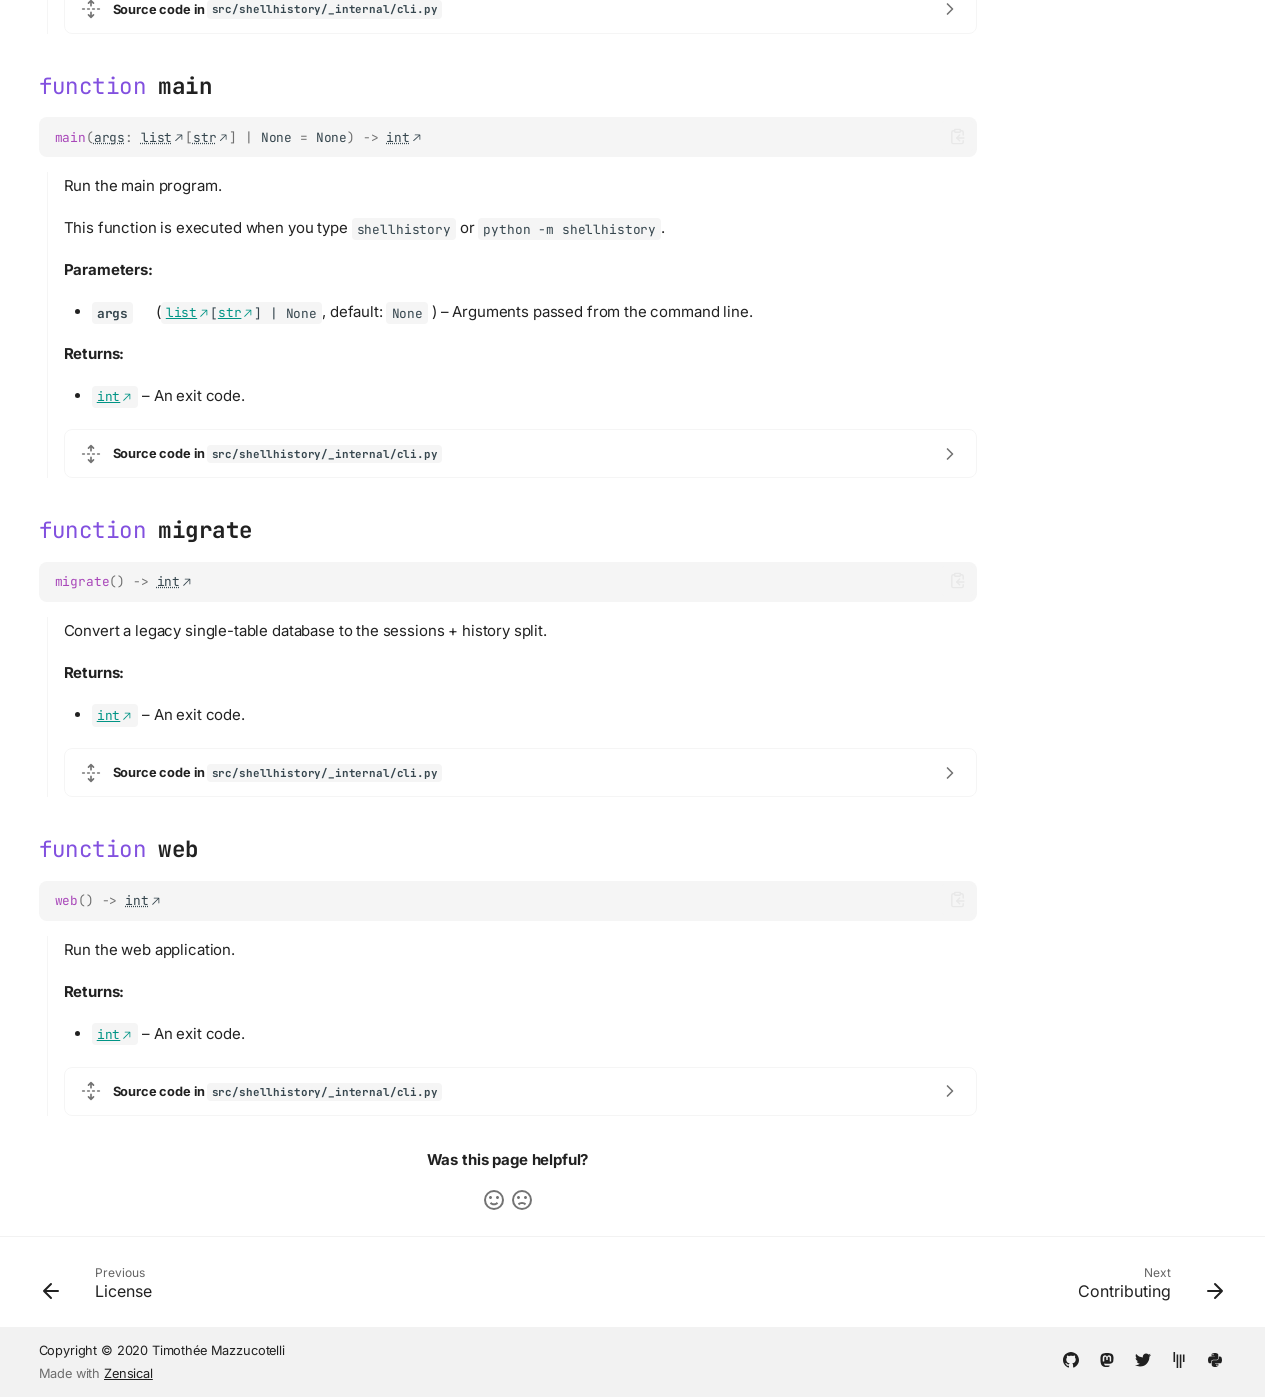
<file: reference/api/index.html>
<!doctype html>
<html lang="en" class="no-js">
  <head>
    
      <meta charset="utf-8">
      <meta name="viewport" content="width=device-width,initial-scale=1">
      
        <meta name="description" content="Visualize your usage of Bash/Zsh through a web app thanks to Flask and Highcharts!">
      
      
        <meta name="author" content="Timothée Mazzucotelli">
      
      
        <link rel="canonical" href="https://pawamoy.github.io/shellhistory/reference/api/">
      
      
        <link rel="prev" href="../../license/">
      
      
        <link rel="next" href="../../contributing/">
      
      
        
      
      
      <link rel="icon" href="../../assets/images/favicon.png">
      <meta name="generator" content="zensical-0.0.67">
    
    
      
        <title>API reference - Shell History</title>
      
    
    
      
        
      
      <link rel="stylesheet" href="../../assets/stylesheets/modern/main.4ae390e2.min.css">
      
        
          
        
        <link rel="stylesheet" href="../../assets/stylesheets/modern/palette.96d1a7e4.min.css">
      
      


    
    
      
    
    
      
        
        
        <link rel="preconnect" href="https://fonts.gstatic.com" crossorigin>
        <link rel="stylesheet" href="https://fonts.googleapis.com/css?family=Inter:300,300i,400,400i,500,500i,700,700i%7CJetBrains+Mono:400,400i,700,700i&amp;display=fallback">
        <style>:root{--md-text-font:"Inter";--md-code-font:"JetBrains Mono"}</style>
      
    
    
      <link rel="stylesheet" href="../../css/apidocs.css">
    
    <script>__md_scope=new URL("../..",location),__md_scope.pathname.endsWith("/")||(__md_scope=new URL(__md_scope.pathname+"/",location)),__md_hash=e=>[...e].reduce(((e,t)=>(e<<5)-e+t.charCodeAt(0)),0),__md_get=(e,t=localStorage,_=__md_scope)=>JSON.parse(t.getItem(_.pathname+"."+e)),__md_set=(e,t,_=localStorage,a=__md_scope)=>{try{_.setItem(a.pathname+"."+e,JSON.stringify(t))}catch(e){}},document.documentElement.setAttribute("data-platform",navigator.platform)</script>
    
      
  


    
    
  </head>
  
  
    
    
      
    
    
    
    
    <body dir="ltr" data-md-color-scheme="default" data-md-color-primary="indigo" data-md-color-accent="indigo">
  
    
    <input class="md-toggle" data-md-toggle="drawer" type="checkbox" id="__drawer" autocomplete="off">
    <input class="md-toggle" data-md-toggle="search" type="checkbox" id="__search" autocomplete="off">
    <label class="md-overlay" for="__drawer" aria-label="Navigation"></label>
    <div data-md-component="skip">
      
        
        <a href="#shellhistory" class="md-skip">
          Skip to content
        </a>
      
    </div>
    <div data-md-component="announce">
      
        <aside class="md-banner">
          <div class="md-banner__inner md-grid md-typeset">
            
              <button class="md-banner__button md-icon" aria-label="Don't show this again">
                
                <svg xmlns="http://www.w3.org/2000/svg" fill="none" stroke="currentColor" stroke-linecap="round" stroke-linejoin="round" stroke-width="2" class="lucide lucide-x" viewBox="0 0 24 24"><path d="M18 6 6 18M6 6l12 12"/></svg>
              </button>
            
            
  <strong>Fund this project</strong> through
  <a href="https://github.com/sponsors/pawamoy"><strong>sponsorship</strong></a>
  <span class="twemoji heart pulse">
    <svg xmlns="http://www.w3.org/2000/svg" viewBox="0 0 16 16"><path d="M7.655 14.916zh-.002l-.006-.003-.018-.01a22 22 0 0 1-3.744-2.584C2.045 10.731 0 8.35 0 5.5 0 2.836 2.086 1 4.25 1 5.797 1 7.153 1.802 8 3.02 8.847 1.802 10.203 1 11.75 1 13.914 1 16 2.836 16 5.5c0 2.85-2.044 5.231-3.886 6.818a22 22 0 0 1-3.433 2.414 7 7 0 0 1-.31.17l-.018.01-.008.004a.75.75 0 0 1-.69 0"/></svg>
  </span> &mdash;
  Follow
  <strong>@pawamoy</strong> on
  <a rel="me" href="https://fosstodon.org/@pawamoy">
    <span class="twemoji mastodon">
      <svg xmlns="http://www.w3.org/2000/svg" viewBox="0 0 448 512"><!--! Font Awesome Free 7.3.1 by @fontawesome - https://fontawesome.com License - https://fontawesome.com/license/free (Icons: CC BY 4.0, Fonts: SIL OFL 1.1, Code: MIT License) Copyright 2026 Fonticons, Inc.--><path fill="currentColor" d="M433 179.1c0-97.2-63.7-125.7-63.7-125.7-62.5-28.7-228.6-28.4-290.5 0 0 0-63.7 28.5-63.7 125.7 0 115.7-6.6 259.4 105.6 289.1 40.5 10.7 75.3 13 103.3 11.4 50.8-2.8 79.3-18.1 79.3-18.1l-1.7-36.9s-36.3 11.4-77.1 10.1c-40.4-1.4-83-4.4-89.6-54-.6-4.6-.9-9.3-.9-13.9 85.6 20.9 158.7 9.1 178.7 6.7 56.1-6.7 105-41.3 111.2-72.9 9.8-49.8 9-121.5 9-121.5zm-75.1 125.2h-46.6V190.1c0-49.7-64-51.6-64 6.9v62.5H201V197c0-58.5-64-56.6-64-6.9v114.2H90.3c0-122.1-5.2-147.9 18.4-175 25.9-28.9 79.8-30.8 103.8 6.1l11.6 19.5 11.6-19.5c24.1-37.1 78.1-34.8 103.8-6.1 23.7 27.3 18.4 53 18.4 175"/></svg>
    </span>
    <strong>Fosstodon</strong>
  </a>
  for updates

          </div>
          
            <script>var el=document.querySelector("[data-md-component=announce]");if(el){var content=el.querySelector(".md-typeset");__md_hash(content.innerHTML)===__md_get("__announce")&&(el.hidden=!0)}</script>
          
        </aside>
      
    </div>
    
    
      

  

<header class="md-header md-header--shadow md-header--lifted" data-md-component="header">
  <nav class="md-header__inner md-grid" aria-label="Header">
    <a href="../.." title="Shell History" class="md-header__button md-logo" aria-label="Shell History" data-md-component="logo">
      
  
  <svg xmlns="http://www.w3.org/2000/svg" viewBox="0 0 24 24"><path d="M4.41 3 3 4.41 5.69 7.1A7.92 7.92 0 0 0 4 12c0 1.85.63 3.55 1.69 4.9L3 19.59 4.41 21l2.69-2.69A7.92 7.92 0 0 0 12 20c1.85 0 3.55-.63 4.9-1.69L19.59 21 21 19.59l-2.69-2.69A7.92 7.92 0 0 0 20 12c0-1.85-.63-3.55-1.69-4.9L21 4.41 19.59 3 16.9 5.69A7.92 7.92 0 0 0 12 4c-1.85 0-3.55.63-4.9 1.69zM12 6c3.31 0 6 2.69 6 6s-2.69 6-6 6-6-2.69-6-6 2.69-6 6-6"/></svg>

    </a>
    <label class="md-header__button md-icon" for="__drawer" aria-label="Navigation">
      
      <svg xmlns="http://www.w3.org/2000/svg" fill="none" stroke="currentColor" stroke-linecap="round" stroke-linejoin="round" stroke-width="2" class="lucide lucide-menu" viewBox="0 0 24 24"><path d="M4 5h16M4 12h16M4 19h16"/></svg>
    </label>
    <div class="md-header__title" data-md-component="header-title">
      <div class="md-header__ellipsis">
        <div class="md-header__topic">
          <span class="md-ellipsis">
            Shell History
          </span>
        </div>
        <div class="md-header__topic" data-md-component="header-topic">
          <span class="md-ellipsis">
            
              API reference
            
          </span>
        </div>
      </div>
    </div>
    
      
        <form class="md-header__option" data-md-component="palette">
  
    
    
    
    <input class="md-option" data-md-color-media="(prefers-color-scheme)" data-md-color-scheme="default" data-md-color-primary="indigo" data-md-color-accent="indigo"  aria-label="Switch to light mode"  type="radio" name="__palette" id="__palette_0">
    
      <label class="md-header__button md-icon" title="Switch to light mode" for="__palette_1" hidden>
        <svg xmlns="http://www.w3.org/2000/svg" viewBox="0 0 24 24"><path d="m14.3 16-.7-2h-3.2l-.7 2H7.8L11 7h2l3.2 9zM20 8.69V4h-4.69L12 .69 8.69 4H4v4.69L.69 12 4 15.31V20h4.69L12 23.31 15.31 20H20v-4.69L23.31 12zm-9.15 3.96h2.3L12 9z"/></svg>
      </label>
    
  
    
    
    
    <input class="md-option" data-md-color-media="(prefers-color-scheme: light)" data-md-color-scheme="default" data-md-color-primary="teal" data-md-color-accent="purple"  aria-label="Switch to dark mode"  type="radio" name="__palette" id="__palette_1">
    
      <label class="md-header__button md-icon" title="Switch to dark mode" for="__palette_2" hidden>
        <svg xmlns="http://www.w3.org/2000/svg" viewBox="0 0 24 24"><path d="M12 7a5 5 0 0 1 5 5 5 5 0 0 1-5 5 5 5 0 0 1-5-5 5 5 0 0 1 5-5m0 2a3 3 0 0 0-3 3 3 3 0 0 0 3 3 3 3 0 0 0 3-3 3 3 0 0 0-3-3m0-7 2.39 3.42C13.65 5.15 12.84 5 12 5s-1.65.15-2.39.42zM3.34 7l4.16-.35A7.2 7.2 0 0 0 5.94 8.5c-.44.74-.69 1.5-.83 2.29zm.02 10 1.76-3.77a7.131 7.131 0 0 0 2.38 4.14zM20.65 7l-1.77 3.79a7.02 7.02 0 0 0-2.38-4.15zm-.01 10-4.14.36c.59-.51 1.12-1.14 1.54-1.86.42-.73.69-1.5.83-2.29zM12 22l-2.41-3.44c.74.27 1.55.44 2.41.44.82 0 1.63-.17 2.37-.44z"/></svg>
      </label>
    
  
    
    
    
    <input class="md-option" data-md-color-media="(prefers-color-scheme: dark)" data-md-color-scheme="slate" data-md-color-primary="black" data-md-color-accent="lime"  aria-label="Switch to system preference"  type="radio" name="__palette" id="__palette_2">
    
      <label class="md-header__button md-icon" title="Switch to system preference" for="__palette_0" hidden>
        <svg xmlns="http://www.w3.org/2000/svg" viewBox="0 0 24 24"><path d="m17.75 4.09-2.53 1.94.91 3.06-2.63-1.81-2.63 1.81.91-3.06-2.53-1.94L12.44 4l1.06-3 1.06 3zm3.5 6.91-1.64 1.25.59 1.98-1.7-1.17-1.7 1.17.59-1.98L15.75 11l2.06-.05L18.5 9l.69 1.95zm-2.28 4.95c.83-.08 1.72 1.1 1.19 1.85-.32.45-.66.87-1.08 1.27C15.17 23 8.84 23 4.94 19.07c-3.91-3.9-3.91-10.24 0-14.14.4-.4.82-.76 1.27-1.08.75-.53 1.93.36 1.85 1.19-.27 2.86.69 5.83 2.89 8.02a9.96 9.96 0 0 0 8.02 2.89m-1.64 2.02a12.08 12.08 0 0 1-7.8-3.47c-2.17-2.19-3.33-5-3.49-7.82-2.81 3.14-2.7 7.96.31 10.98 3.02 3.01 7.84 3.12 10.98.31"/></svg>
      </label>
    
  
</form>
      
    
    
      <script>var palette=__md_get("__palette");if(palette&&palette.color){if("(prefers-color-scheme)"===palette.color.media){var media=matchMedia("(prefers-color-scheme: light)"),input=document.querySelector(media.matches?"[data-md-color-media='(prefers-color-scheme: light)']":"[data-md-color-media='(prefers-color-scheme: dark)']");palette.color.media=input.getAttribute("data-md-color-media"),palette.color.scheme=input.getAttribute("data-md-color-scheme"),palette.color.primary=input.getAttribute("data-md-color-primary"),palette.color.accent=input.getAttribute("data-md-color-accent")}for(var[key,value]of Object.entries(palette.color))document.body.setAttribute("data-md-color-"+key,value)}</script>
    
    
    
      
      
        <label class="md-header__button md-icon" for="__search" aria-label="Search">
          
          <svg xmlns="http://www.w3.org/2000/svg" fill="none" stroke="currentColor" stroke-linecap="round" stroke-linejoin="round" stroke-width="2" class="lucide lucide-search" viewBox="0 0 24 24"><path d="m21 21-4.34-4.34"/><circle cx="11" cy="11" r="8"/></svg>
        </label>
        <div class="md-search" data-md-component="search" role="dialog" aria-label="Search">
  <button type="button" class="md-search__button">
    Search
  </button>
</div>
      
    
    <div class="md-header__source">
      
        <a href="https://github.com/pawamoy/shellhistory" title="Go to repository" class="md-source" data-md-component="source">
  <div class="md-source__icon md-icon">
    
    <svg xmlns="http://www.w3.org/2000/svg" viewBox="0 0 448 512"><!--! Font Awesome Free 7.3.1 by @fontawesome - https://fontawesome.com License - https://fontawesome.com/license/free (Icons: CC BY 4.0, Fonts: SIL OFL 1.1, Code: MIT License) Copyright 2026 Fonticons, Inc.--><path fill="currentColor" d="M439.6 236.1 244 40.5c-5.4-5.5-12.8-8.5-20.4-8.5s-15 3-20.4 8.4L162.5 81l51.5 51.5c27.1-9.1 52.7 16.8 43.4 43.7l49.7 49.7c34.2-11.8 61.2 31 35.5 56.7-26.5 26.5-70.2-2.9-56-37.3L240.3 199v121.9c25.3 12.5 22.3 41.8 9.1 55-6.4 6.4-15.2 10.1-24.3 10.1s-17.8-3.6-24.3-10.1c-17.6-17.6-11.1-46.9 11.2-56v-123c-20.8-8.5-24.6-30.7-18.6-45L142.6 101 8.5 235.1C3 240.6 0 247.9 0 255.5s3 15 8.5 20.4l195.6 195.7c5.4 5.4 12.7 8.4 20.4 8.4s15-3 20.4-8.4l194.7-194.7c5.4-5.4 8.4-12.8 8.4-20.4s-3-15-8.4-20.4"/></svg>
  </div>
  <div class="md-source__repository">
    pawamoy/shellhistory
  </div>
</a>
      
    </div>
  </nav>
  
    
      
<nav class="md-tabs" aria-label="Tabs" data-md-component="tabs">
  <div class="md-grid">
    <ul class="md-tabs__list">
      
        
  
  
  
  
    
      
      
        
          
        
      
        
      
        
      
        
      
    
    
    
    
      <li class="md-tabs__item">
        <a href="../.." class="md-tabs__link">
          
  
  Home

        </a>
      </li>
    
  

      
        
  
  
  
    
  
  
    <li class="md-tabs__item md-tabs__item--active">
      <a href="././" class="md-tabs__link">
        
  
  API reference

      </a>
    </li>
  

      
        
  
  
  
  
    
      
      
        
      
        
      
    
    
    
    
      <li class="md-tabs__item">
        <a href="../../contributing/" class="md-tabs__link">
          
  
  Development

        </a>
      </li>
    
  

      
        
  
  
  
  
    <li class="md-tabs__item">
      <a href="https://pawamoy.github.io" class="md-tabs__link">
        
  
  Author's website

      </a>
    </li>
  

      
    </ul>
  </div>
</nav>
    
  
</header>
    
    <div class="md-container" data-md-component="container">
      
      
        
      
      <main class="md-main" data-md-component="main">
        <div class="md-main__inner md-grid">
          
            
              
                
              
              <div class="md-sidebar md-sidebar--primary" data-md-component="sidebar" data-md-type="navigation" hidden>
                <div class="md-sidebar__scrollwrap">
                  <div class="md-sidebar__inner">
                    


  


<nav class="md-nav md-nav--primary md-nav--lifted" aria-label="Navigation" data-md-level="0">
  <label class="md-nav__title" for="__drawer">
    <a href="../.." title="Shell History" class="md-nav__button md-logo" aria-label="Shell History" data-md-component="logo">
      
  
  <svg xmlns="http://www.w3.org/2000/svg" viewBox="0 0 24 24"><path d="M4.41 3 3 4.41 5.69 7.1A7.92 7.92 0 0 0 4 12c0 1.85.63 3.55 1.69 4.9L3 19.59 4.41 21l2.69-2.69A7.92 7.92 0 0 0 12 20c1.85 0 3.55-.63 4.9-1.69L19.59 21 21 19.59l-2.69-2.69A7.92 7.92 0 0 0 20 12c0-1.85-.63-3.55-1.69-4.9L21 4.41 19.59 3 16.9 5.69A7.92 7.92 0 0 0 12 4c-1.85 0-3.55.63-4.9 1.69zM12 6c3.31 0 6 2.69 6 6s-2.69 6-6 6-6-2.69-6-6 2.69-6 6-6"/></svg>

    </a>
    Shell History
  </label>
  
    <div class="md-nav__source">
      <a href="https://github.com/pawamoy/shellhistory" title="Go to repository" class="md-source" data-md-component="source">
  <div class="md-source__icon md-icon">
    
    <svg xmlns="http://www.w3.org/2000/svg" viewBox="0 0 448 512"><!--! Font Awesome Free 7.3.1 by @fontawesome - https://fontawesome.com License - https://fontawesome.com/license/free (Icons: CC BY 4.0, Fonts: SIL OFL 1.1, Code: MIT License) Copyright 2026 Fonticons, Inc.--><path fill="currentColor" d="M439.6 236.1 244 40.5c-5.4-5.5-12.8-8.5-20.4-8.5s-15 3-20.4 8.4L162.5 81l51.5 51.5c27.1-9.1 52.7 16.8 43.4 43.7l49.7 49.7c34.2-11.8 61.2 31 35.5 56.7-26.5 26.5-70.2-2.9-56-37.3L240.3 199v121.9c25.3 12.5 22.3 41.8 9.1 55-6.4 6.4-15.2 10.1-24.3 10.1s-17.8-3.6-24.3-10.1c-17.6-17.6-11.1-46.9 11.2-56v-123c-20.8-8.5-24.6-30.7-18.6-45L142.6 101 8.5 235.1C3 240.6 0 247.9 0 255.5s3 15 8.5 20.4l195.6 195.7c5.4 5.4 12.7 8.4 20.4 8.4s15-3 20.4-8.4l194.7-194.7c5.4-5.4 8.4-12.8 8.4-20.4s-3-15-8.4-20.4"/></svg>
  </div>
  <div class="md-source__repository">
    pawamoy/shellhistory
  </div>
</a>
    </div>
  
  <ul class="md-nav__list" data-md-scrollfix>
    
      
      
  
  
  
  
    
    
      
        
          
        
      
        
      
        
      
        
      
    
    
    
      
      
        
      
    
    
    <li class="md-nav__item md-nav__item--nested">
      
        
        
        <input class="md-nav__toggle md-toggle " type="checkbox" id="__nav_1" >
        
          
          <div class="md-nav__link md-nav__container">
            <a href="../.." class="md-nav__link ">
              
  
  
  <span class="md-ellipsis">
    
  
  Home

    
  </span>
  
  

            </a>
            
              
              <label class="md-nav__link " for="__nav_1" id="__nav_1_label" tabindex="0">
                <span class="md-nav__icon md-icon"></span>
              </label>
            
          </div>
        
        
          <nav class="md-nav" data-md-level="1" aria-labelledby="__nav_1_label" aria-expanded="false">
            <label class="md-nav__title" for="__nav_1">
              <span class="md-nav__icon md-icon"></span>
              
  
  Home

            </label>
            <ul class="md-nav__list" data-md-scrollfix>
              
                
              
                
                  
  
  
  
  
    <li class="md-nav__item">
      <a href="../../changelog/" class="md-nav__link">
        
  
  
  <span class="md-ellipsis">
    
  
  Changelog

    
  </span>
  
  

      </a>
    </li>
  

                
              
                
                  
  
  
  
  
    <li class="md-nav__item">
      <a href="../../credits.md" class="md-nav__link">
        
  
  
  <span class="md-ellipsis">
    
  
  Credits

    
  </span>
  
  

      </a>
    </li>
  

                
              
                
                  
  
  
  
  
    <li class="md-nav__item">
      <a href="../../license/" class="md-nav__link">
        
  
  
  <span class="md-ellipsis">
    
  
  License

    
  </span>
  
  

      </a>
    </li>
  

                
              
            </ul>
          </nav>
        
      
    </li>
  

    
      
      
  
  
    
  
  
  
    <li class="md-nav__item md-nav__item--active">
      
      
      
      
        
      
      
        <label class="md-nav__link md-nav__link--active" for="__toc">
          
  
  
  <span class="md-ellipsis">
    
  
  API reference

    
  </span>
  
  

          <span class="md-nav__icon md-icon"></span>
        </label>
      
      <a href="././" class="md-nav__link md-nav__link--active">
        
  
  
  <span class="md-ellipsis">
    
  
  API reference

    
  </span>
  
  

      </a>
      
        


<nav class="md-nav md-nav--secondary" aria-label="On this page">
  
  
  
    
  
  
    <label class="md-nav__title" for="__toc">
      <span class="md-nav__icon md-icon"></span>
      On this page
    </label>
    <ul class="md-nav__list" data-md-component="toc" data-md-scrollfix>
      
        <li class="md-nav__item">
  <a href="#shellhistory.get_parser" class="md-nav__link">
    <span class="md-ellipsis">
      <span class="md-typeset">
        <code class="doc-symbol doc-symbol-toc doc-symbol-function"></code>&nbsp;get_parser
      </span>
    </span>
  </a>
  
</li>
      
        <li class="md-nav__item">
  <a href="#shellhistory.import_legacy" class="md-nav__link">
    <span class="md-ellipsis">
      <span class="md-typeset">
        <code class="doc-symbol doc-symbol-toc doc-symbol-function"></code>&nbsp;import_legacy
      </span>
    </span>
  </a>
  
    <nav class="md-nav" aria-label="import_legacy">
      <ul class="md-nav__list">
        
          <li class="md-nav__item">
  <a href="#shellhistory.import_legacy(path)" class="md-nav__link">
    <span class="md-ellipsis">
      <span class="md-typeset">
        <code class="doc-symbol doc-symbol-toc doc-symbol-parameter"></code>&nbsp;path
      </span>
    </span>
  </a>
  
</li>
        
      </ul>
    </nav>
  
</li>
      
        <li class="md-nav__item">
  <a href="#shellhistory.location" class="md-nav__link">
    <span class="md-ellipsis">
      <span class="md-typeset">
        <code class="doc-symbol doc-symbol-toc doc-symbol-function"></code>&nbsp;location
      </span>
    </span>
  </a>
  
</li>
      
        <li class="md-nav__item">
  <a href="#shellhistory.main" class="md-nav__link">
    <span class="md-ellipsis">
      <span class="md-typeset">
        <code class="doc-symbol doc-symbol-toc doc-symbol-function"></code>&nbsp;main
      </span>
    </span>
  </a>
  
    <nav class="md-nav" aria-label="main">
      <ul class="md-nav__list">
        
          <li class="md-nav__item">
  <a href="#shellhistory.main(args)" class="md-nav__link">
    <span class="md-ellipsis">
      <span class="md-typeset">
        <code class="doc-symbol doc-symbol-toc doc-symbol-parameter"></code>&nbsp;args
      </span>
    </span>
  </a>
  
</li>
        
      </ul>
    </nav>
  
</li>
      
        <li class="md-nav__item">
  <a href="#shellhistory.migrate" class="md-nav__link">
    <span class="md-ellipsis">
      <span class="md-typeset">
        <code class="doc-symbol doc-symbol-toc doc-symbol-function"></code>&nbsp;migrate
      </span>
    </span>
  </a>
  
</li>
      
        <li class="md-nav__item">
  <a href="#shellhistory.web" class="md-nav__link">
    <span class="md-ellipsis">
      <span class="md-typeset">
        <code class="doc-symbol doc-symbol-toc doc-symbol-function"></code>&nbsp;web
      </span>
    </span>
  </a>
  
</li>
      
    </ul>
  
</nav>
      
    </li>
  

    
      
      
  
  
  
  
    
    
      
        
      
        
      
    
    
    
      
      
        
      
    
    
    <li class="md-nav__item md-nav__item--nested">
      
        
        
        <input class="md-nav__toggle md-toggle " type="checkbox" id="__nav_3" >
        
          
          <label class="md-nav__link" for="__nav_3" id="__nav_3_label" tabindex="0">
            
  
  
  <span class="md-ellipsis">
    
  
  Development

    
  </span>
  
  

            <span class="md-nav__icon md-icon"></span>
          </label>
        
        
          <nav class="md-nav" data-md-level="1" aria-labelledby="__nav_3_label" aria-expanded="false">
            <label class="md-nav__title" for="__nav_3">
              <span class="md-nav__icon md-icon"></span>
              
  
  Development

            </label>
            <ul class="md-nav__list" data-md-scrollfix>
              
                
                  
  
  
  
  
    <li class="md-nav__item">
      <a href="../../contributing/" class="md-nav__link">
        
  
  
  <span class="md-ellipsis">
    
  
  Contributing

    
  </span>
  
  

      </a>
    </li>
  

                
              
                
                  
  
  
  
  
    <li class="md-nav__item">
      <a href="../../code_of_conduct/" class="md-nav__link">
        
  
  
  <span class="md-ellipsis">
    
  
  Code of Conduct

    
  </span>
  
  

      </a>
    </li>
  

                
              
            </ul>
          </nav>
        
      
    </li>
  

    
      
      
  
  
  
  
    <li class="md-nav__item">
      <a href="https://pawamoy.github.io" class="md-nav__link">
        
  
  
  <span class="md-ellipsis">
    
  
  Author's website

    
  </span>
  
  

      </a>
    </li>
  

    
  </ul>
</nav>
                  </div>
                </div>
              </div>
            
            
              
                
              
              <div class="md-sidebar md-sidebar--secondary" data-md-component="sidebar" data-md-type="toc" >
                <div class="md-sidebar__scrollwrap">
                  
                    
                    
                    
                      
                    
                    
                      <input class="md-nav__toggle md-toggle" type="checkbox" id="__toc">
                      <div class="md-sidebar-button__wrapper">
                        <label class="md-sidebar-button" for="__toc"></label>
                      </div>
                    
                  
                  <div class="md-sidebar__inner">
                    


<nav class="md-nav md-nav--secondary" aria-label="On this page">
  
  
  
    
  
  
    <label class="md-nav__title" for="__toc">
      <span class="md-nav__icon md-icon"></span>
      On this page
    </label>
    <ul class="md-nav__list" data-md-component="toc" data-md-scrollfix>
      
        <li class="md-nav__item">
  <a href="#shellhistory.get_parser" class="md-nav__link">
    <span class="md-ellipsis">
      <span class="md-typeset">
        <code class="doc-symbol doc-symbol-toc doc-symbol-function"></code>&nbsp;get_parser
      </span>
    </span>
  </a>
  
</li>
      
        <li class="md-nav__item">
  <a href="#shellhistory.import_legacy" class="md-nav__link">
    <span class="md-ellipsis">
      <span class="md-typeset">
        <code class="doc-symbol doc-symbol-toc doc-symbol-function"></code>&nbsp;import_legacy
      </span>
    </span>
  </a>
  
    <nav class="md-nav" aria-label="import_legacy">
      <ul class="md-nav__list">
        
          <li class="md-nav__item">
  <a href="#shellhistory.import_legacy(path)" class="md-nav__link">
    <span class="md-ellipsis">
      <span class="md-typeset">
        <code class="doc-symbol doc-symbol-toc doc-symbol-parameter"></code>&nbsp;path
      </span>
    </span>
  </a>
  
</li>
        
      </ul>
    </nav>
  
</li>
      
        <li class="md-nav__item">
  <a href="#shellhistory.location" class="md-nav__link">
    <span class="md-ellipsis">
      <span class="md-typeset">
        <code class="doc-symbol doc-symbol-toc doc-symbol-function"></code>&nbsp;location
      </span>
    </span>
  </a>
  
</li>
      
        <li class="md-nav__item">
  <a href="#shellhistory.main" class="md-nav__link">
    <span class="md-ellipsis">
      <span class="md-typeset">
        <code class="doc-symbol doc-symbol-toc doc-symbol-function"></code>&nbsp;main
      </span>
    </span>
  </a>
  
    <nav class="md-nav" aria-label="main">
      <ul class="md-nav__list">
        
          <li class="md-nav__item">
  <a href="#shellhistory.main(args)" class="md-nav__link">
    <span class="md-ellipsis">
      <span class="md-typeset">
        <code class="doc-symbol doc-symbol-toc doc-symbol-parameter"></code>&nbsp;args
      </span>
    </span>
  </a>
  
</li>
        
      </ul>
    </nav>
  
</li>
      
        <li class="md-nav__item">
  <a href="#shellhistory.migrate" class="md-nav__link">
    <span class="md-ellipsis">
      <span class="md-typeset">
        <code class="doc-symbol doc-symbol-toc doc-symbol-function"></code>&nbsp;migrate
      </span>
    </span>
  </a>
  
</li>
      
        <li class="md-nav__item">
  <a href="#shellhistory.web" class="md-nav__link">
    <span class="md-ellipsis">
      <span class="md-typeset">
        <code class="doc-symbol doc-symbol-toc doc-symbol-function"></code>&nbsp;web
      </span>
    </span>
  </a>
  
</li>
      
    </ul>
  
</nav>
                  </div>
                </div>
              </div>
            
          
          
            <div class="md-content" data-md-component="content">
              
                

  




              
              <article class="md-content__inner md-typeset">
                
                  

  
    <a href="https://github.com/pawamoy/shellhistory/edit/main/docs/reference/api.md" title="Edit this page" class="md-content__button md-icon" rel="edit">
      
      <svg xmlns="http://www.w3.org/2000/svg" fill="none" stroke="currentColor" stroke-linecap="round" stroke-linejoin="round" stroke-width="2" class="lucide lucide-file-pen" viewBox="0 0 24 24"><path d="M12.659 22H18a2 2 0 0 0 2-2V8a2.4 2.4 0 0 0-.706-1.706l-3.588-3.588A2.4 2.4 0 0 0 14 2H6a2 2 0 0 0-2 2v9.34"/><path d="M14 2v5a1 1 0 0 0 1 1h5M10.378 12.622a1 1 0 0 1 3 3.003L8.36 20.637a2 2 0 0 1-.854.506l-2.867.837a.5.5 0 0 1-.62-.62l.836-2.869a2 2 0 0 1 .506-.853z"/></svg>
    </a>
  
  
    
      
    
    <a href="https://github.com/pawamoy/shellhistory/raw/main/docs/reference/api.md" title="View source of this page" class="md-content__button md-icon">
      
      <svg xmlns="http://www.w3.org/2000/svg" fill="none" stroke="currentColor" stroke-linecap="round" stroke-linejoin="round" stroke-width="2" class="lucide lucide-file-code-2" viewBox="0 0 24 24"><path d="M4 12.15V4a2 2 0 0 1 2-2h8a2.4 2.4 0 0 1 1.706.706l3.588 3.588A2.4 2.4 0 0 1 20 8v12a2 2 0 0 1-2 2h-3.35"/><path d="M14 2v5a1 1 0 0 0 1 1h5M5 16l-3 3 3 3M9 22l3-3-3-3"/></svg>
    </a>
  


<div class="doc doc-object doc-module">



<h1 id="shellhistory" class="doc doc-heading">
<code class="doc-symbol doc-symbol-heading doc-symbol-module"></code>            <span class="doc doc-object-name doc-module-name">shellhistory</span>


<a href="#shellhistory" class="headerlink" title="Permanent link">¤</a></h1>

    <div class="doc doc-contents first">

        <p>Shell History package.</p>
<p>Visualize your usage of Bash/Zsh through a web app thanks to Flask and Highcharts!</p>

          











<p><span class="doc-section-title">Functions:</span></p>
    <ul>
          <li class="doc-section-item field-body">
            <b><code><a class="autorefs autorefs-internal" title="&lt;code class=&quot;doc-symbol doc-symbol-heading doc-symbol-function&quot;&gt;&lt;/code&gt;            &lt;span class=&quot;doc doc-object-name doc-function-name&quot;&gt;get_parser&lt;/span&gt; (&lt;code&gt;shellhistory.get_parser&lt;/code&gt;)" href="./#shellhistory.get_parser">get_parser</a></code></b>
            –
            <div class="doc-md-description">
              <p>Return the CLI argument parser.</p>
            </div>
          </li>
          <li class="doc-section-item field-body">
            <b><code><a class="autorefs autorefs-internal" title="&lt;code class=&quot;doc-symbol doc-symbol-heading doc-symbol-function&quot;&gt;&lt;/code&gt;            &lt;span class=&quot;doc doc-object-name doc-function-name&quot;&gt;import_legacy&lt;/span&gt; (&lt;code&gt;shellhistory.import_legacy&lt;/code&gt;)" href="./#shellhistory.import_legacy">import_legacy</a></code></b>
            –
            <div class="doc-md-description">
              <p>Import a legacy text history file into the database.</p>
            </div>
          </li>
          <li class="doc-section-item field-body">
            <b><code><a class="autorefs autorefs-internal" title="&lt;code class=&quot;doc-symbol doc-symbol-heading doc-symbol-function&quot;&gt;&lt;/code&gt;            &lt;span class=&quot;doc doc-object-name doc-function-name&quot;&gt;location&lt;/span&gt; (&lt;code&gt;shellhistory.location&lt;/code&gt;)" href="./#shellhistory.location">location</a></code></b>
            –
            <div class="doc-md-description">
              <p>Print the path of the shell script to source.</p>
            </div>
          </li>
          <li class="doc-section-item field-body">
            <b><code><a class="autorefs autorefs-internal" title="&lt;code class=&quot;doc-symbol doc-symbol-heading doc-symbol-function&quot;&gt;&lt;/code&gt;            &lt;span class=&quot;doc doc-object-name doc-function-name&quot;&gt;main&lt;/span&gt; (&lt;code&gt;shellhistory.main&lt;/code&gt;)" href="./#shellhistory.main">main</a></code></b>
            –
            <div class="doc-md-description">
              <p>Run the main program.</p>
            </div>
          </li>
          <li class="doc-section-item field-body">
            <b><code><a class="autorefs autorefs-internal" title="&lt;code class=&quot;doc-symbol doc-symbol-heading doc-symbol-function&quot;&gt;&lt;/code&gt;            &lt;span class=&quot;doc doc-object-name doc-function-name&quot;&gt;migrate&lt;/span&gt; (&lt;code&gt;shellhistory.migrate&lt;/code&gt;)" href="./#shellhistory.migrate">migrate</a></code></b>
            –
            <div class="doc-md-description">
              <p>Convert a legacy single-table database to the sessions + history split.</p>
            </div>
          </li>
          <li class="doc-section-item field-body">
            <b><code><a class="autorefs autorefs-internal" title="&lt;code class=&quot;doc-symbol doc-symbol-heading doc-symbol-function&quot;&gt;&lt;/code&gt;            &lt;span class=&quot;doc doc-object-name doc-function-name&quot;&gt;web&lt;/span&gt; (&lt;code&gt;shellhistory.web&lt;/code&gt;)" href="./#shellhistory.web">web</a></code></b>
            –
            <div class="doc-md-description">
              <p>Run the web application.</p>
            </div>
          </li>
    </ul>





<div class="doc doc-children">










<div class="doc doc-object doc-function">


<h2 id="shellhistory.get_parser" class="doc doc-heading">
<code class="doc-symbol doc-symbol-heading doc-symbol-function"></code>            <span class="doc doc-object-name doc-function-name">get_parser</span>


<a href="#shellhistory.get_parser" class="headerlink" title="Permanent link">¤</a></h2>
<div class="doc-signature highlight"><pre><span></span><code><span class="nf">get_parser</span><span class="p">()</span> <span class="o">-&gt;</span> <span class="n"><a class="autorefs autorefs-external" title="&lt;code&gt;argparse.ArgumentParser&lt;/code&gt;" href="https://docs.python.org/3/library/argparse.html#argparse.ArgumentParser">ArgumentParser</a></span>
</code></pre></div>

    <div class="doc doc-contents ">

        <p>Return the CLI argument parser.</p>


<p><span class="doc-section-title">Returns:</span></p>
    <ul>
        <li class="doc-section-item field-body">
              <code><a class="autorefs autorefs-external" title="&lt;code&gt;argparse.ArgumentParser&lt;/code&gt;" href="https://docs.python.org/3/library/argparse.html#argparse.ArgumentParser">ArgumentParser</a></code>
          –
          <div class="doc-md-description">
            <p>An argparse parser.</p>
          </div>
        </li>
    </ul>

          

            <details class="mkdocstrings-source">
              <summary>Source code in <code>src/shellhistory/_internal/cli.py</code></summary>
              <div class="highlight"><table class="highlighttable"><tr><td class="linenos"><div class="linenodiv"><pre><span></span><span class="normal">49</span>
<span class="normal">50</span>
<span class="normal">51</span>
<span class="normal">52</span>
<span class="normal">53</span>
<span class="normal">54</span>
<span class="normal">55</span>
<span class="normal">56</span>
<span class="normal">57</span>
<span class="normal">58</span>
<span class="normal">59</span>
<span class="normal">60</span>
<span class="normal">61</span>
<span class="normal">62</span>
<span class="normal">63</span>
<span class="normal">64</span>
<span class="normal">65</span>
<span class="normal">66</span>
<span class="normal">67</span>
<span class="normal">68</span>
<span class="normal">69</span>
<span class="normal">70</span>
<span class="normal">71</span>
<span class="normal">72</span>
<span class="normal">73</span>
<span class="normal">74</span>
<span class="normal">75</span>
<span class="normal">76</span>
<span class="normal">77</span>
<span class="normal">78</span>
<span class="normal">79</span>
<span class="normal">80</span>
<span class="normal">81</span>
<span class="normal">82</span>
<span class="normal">83</span>
<span class="normal">84</span></pre></div></td><td class="code"><div><pre><span></span><code><span class="k">def</span><span class="w"> </span><span class="nf">get_parser</span><span class="p">()</span> <span class="o">-&gt;</span> <span class="n">argparse</span><span class="o">.</span><span class="n">ArgumentParser</span><span class="p">:</span>
<span class="w">    </span><span class="sd">"""Return the CLI argument parser.</span>

<span class="sd">    Returns:</span>
<span class="sd">        An argparse parser.</span>
<span class="sd">    """</span>
    <span class="n">parser</span> <span class="o">=</span> <span class="n">argparse</span><span class="o">.</span><span class="n">ArgumentParser</span><span class="p">(</span>
        <span class="n">prog</span><span class="o">=</span><span class="s2">"shellhistory"</span><span class="p">,</span>
        <span class="n">epilog</span><span class="o">=</span><span class="s2">"subcommands: secrets (scan command history for credentials)"</span><span class="p">,</span>
    <span class="p">)</span>
    <span class="n">parser</span><span class="o">.</span><span class="n">add_argument</span><span class="p">(</span><span class="s2">"-V"</span><span class="p">,</span> <span class="s2">"--version"</span><span class="p">,</span> <span class="n">action</span><span class="o">=</span><span class="s2">"version"</span><span class="p">,</span> <span class="n">version</span><span class="o">=</span><span class="sa">f</span><span class="s2">"%(prog)s </span><span class="si">{</span><span class="n">debug</span><span class="o">.</span><span class="n">_get_version</span><span class="p">()</span><span class="si">}</span><span class="s2">"</span><span class="p">)</span>
    <span class="n">parser</span><span class="o">.</span><span class="n">add_argument</span><span class="p">(</span><span class="s2">"--debug-info"</span><span class="p">,</span> <span class="n">action</span><span class="o">=</span><span class="n">_DebugInfo</span><span class="p">,</span> <span class="n">help</span><span class="o">=</span><span class="s2">"Print debug information."</span><span class="p">)</span>

    <span class="n">group</span> <span class="o">=</span> <span class="n">parser</span><span class="o">.</span><span class="n">add_mutually_exclusive_group</span><span class="p">()</span>
    <span class="n">group</span><span class="o">.</span><span class="n">add_argument</span><span class="p">(</span>
        <span class="s2">"--location"</span><span class="p">,</span>
        <span class="n">dest</span><span class="o">=</span><span class="s2">"location"</span><span class="p">,</span>
        <span class="n">action</span><span class="o">=</span><span class="s2">"store_true"</span><span class="p">,</span>
        <span class="n">help</span><span class="o">=</span><span class="s2">"Print the path of the shell script to source."</span><span class="p">,</span>
    <span class="p">)</span>
    <span class="n">group</span><span class="o">.</span><span class="n">add_argument</span><span class="p">(</span><span class="s2">"--web"</span><span class="p">,</span> <span class="n">dest</span><span class="o">=</span><span class="s2">"web"</span><span class="p">,</span> <span class="n">action</span><span class="o">=</span><span class="s2">"store_true"</span><span class="p">,</span> <span class="n">help</span><span class="o">=</span><span class="s2">"Run the web application."</span><span class="p">)</span>
    <span class="n">group</span><span class="o">.</span><span class="n">add_argument</span><span class="p">(</span>
        <span class="s2">"--import"</span><span class="p">,</span>
        <span class="n">dest</span><span class="o">=</span><span class="s2">"import_file"</span><span class="p">,</span>
        <span class="n">action</span><span class="o">=</span><span class="s2">"store_true"</span><span class="p">,</span>
        <span class="n">help</span><span class="o">=</span><span class="s2">"Import a legacy text history file into the database."</span><span class="p">,</span>
    <span class="p">)</span>
    <span class="n">group</span><span class="o">.</span><span class="n">add_argument</span><span class="p">(</span>
        <span class="s2">"--migrate"</span><span class="p">,</span>
        <span class="n">dest</span><span class="o">=</span><span class="s2">"migrate"</span><span class="p">,</span>
        <span class="n">action</span><span class="o">=</span><span class="s2">"store_true"</span><span class="p">,</span>
        <span class="n">help</span><span class="o">=</span><span class="s2">"Convert a legacy single-table database to the current schema."</span><span class="p">,</span>
    <span class="p">)</span>
    <span class="n">parser</span><span class="o">.</span><span class="n">add_argument</span><span class="p">(</span><span class="s2">"file"</span><span class="p">,</span> <span class="n">nargs</span><span class="o">=</span><span class="s2">"?"</span><span class="p">,</span> <span class="n">help</span><span class="o">=</span><span class="s2">"History file to import (defaults to $SHELLHISTORY_FILE)."</span><span class="p">)</span>

    <span class="k">return</span> <span class="n">parser</span>
</code></pre></div></td></tr></table></div>
            </details>
    </div>

</div>

<div class="doc doc-object doc-function">


<h2 id="shellhistory.import_legacy" class="doc doc-heading">
<code class="doc-symbol doc-symbol-heading doc-symbol-function"></code>            <span class="doc doc-object-name doc-function-name">import_legacy</span>


<a href="#shellhistory.import_legacy" class="headerlink" title="Permanent link">¤</a></h2>
<div class="doc-signature highlight"><pre><span></span><code><span class="nf">import_legacy</span><span class="p">(</span><span class="n"><a class="autorefs autorefs-internal" title="&lt;b&gt;&lt;code&gt;path&lt;/code&gt;&lt;/b&gt; (&lt;code&gt;shellhistory.import_legacy(path)&lt;/code&gt;)" href="./#shellhistory.import_legacy(path)">path</a></span><span class="p">:</span> <span class="n"><a class="autorefs autorefs-external" href="https://docs.python.org/3/builtins/stdtypes.html#str">str</a></span> <span class="o">|</span> <span class="kc">None</span> <span class="o">=</span> <span class="kc">None</span><span class="p">)</span> <span class="o">-&gt;</span> <span class="n"><a class="autorefs autorefs-external" href="https://docs.python.org/3/builtins/functions.html#int">int</a></span>
</code></pre></div>

    <div class="doc doc-contents ">

        <p>Import a legacy text history file into the database.</p>


<p><span class="doc-section-title">Parameters:</span></p>
    <ul>
        <li class="doc-section-item field-body">
<h3 id="shellhistory.import_legacy(path)" class="doc doc-heading doc-heading-parameter">              <b><code>path</code></b>
<a href="#shellhistory.import_legacy(path)" class="headerlink" title="Permanent link">¤</a></h3>              (<code><a class="autorefs autorefs-external" href="https://docs.python.org/3/builtins/stdtypes.html#str">str</a> | None</code>, default:
                  <code>None</code>
)
          –
          <div class="doc-md-description">
            <p>The file to import. Defaults to <code>$SHELLHISTORY_FILE</code>.</p>
          </div>
        </li>
    </ul>


<p><span class="doc-section-title">Returns:</span></p>
    <ul>
        <li class="doc-section-item field-body">
              <code><a class="autorefs autorefs-external" href="https://docs.python.org/3/builtins/functions.html#int">int</a></code>
          –
          <div class="doc-md-description">
            <p>An exit code.</p>
          </div>
        </li>
    </ul>

          

            <details class="mkdocstrings-source">
              <summary>Source code in <code>src/shellhistory/_internal/cli.py</code></summary>
              <div class="highlight"><table class="highlighttable"><tr><td class="linenos"><div class="linenodiv"><pre><span></span><span class="normal">244</span>
<span class="normal">245</span>
<span class="normal">246</span>
<span class="normal">247</span>
<span class="normal">248</span>
<span class="normal">249</span>
<span class="normal">250</span>
<span class="normal">251</span>
<span class="normal">252</span>
<span class="normal">253</span>
<span class="normal">254</span>
<span class="normal">255</span>
<span class="normal">256</span>
<span class="normal">257</span></pre></div></td><td class="code"><div><pre><span></span><code><span class="k">def</span><span class="w"> </span><span class="nf">import_legacy</span><span class="p">(</span><span class="n">path</span><span class="p">:</span> <span class="nb">str</span> <span class="o">|</span> <span class="kc">None</span> <span class="o">=</span> <span class="kc">None</span><span class="p">)</span> <span class="o">-&gt;</span> <span class="nb">int</span><span class="p">:</span>
<span class="w">    </span><span class="sd">"""Import a legacy text history file into the database.</span>

<span class="sd">    Parameters:</span>
<span class="sd">        path: The file to import. Defaults to `$SHELLHISTORY_FILE`.</span>

<span class="sd">    Returns:</span>
<span class="sd">        An exit code.</span>
<span class="sd">    """</span>
    <span class="kn">from</span><span class="w"> </span><span class="nn">shellhistory._internal</span><span class="w"> </span><span class="kn">import</span> <span class="n">_migrations</span> <span class="k">as</span> <span class="n">migrations</span>  <span class="c1"># noqa: PLC0415</span>

    <span class="n">report</span> <span class="o">=</span> <span class="n">migrations</span><span class="o">.</span><span class="n">import_file</span><span class="p">(</span><span class="n">path</span><span class="p">)</span> <span class="k">if</span> <span class="n">path</span> <span class="k">else</span> <span class="n">migrations</span><span class="o">.</span><span class="n">import_history</span><span class="p">()</span>
    <span class="nb">print</span><span class="p">(</span><span class="sa">f</span><span class="s2">"imported </span><span class="si">{</span><span class="n">report</span><span class="o">.</span><span class="n">inserted</span><span class="si">}</span><span class="s2"> records (</span><span class="si">{</span><span class="n">report</span><span class="o">.</span><span class="n">duplicates</span><span class="si">}</span><span class="s2"> already present)"</span><span class="p">)</span>
    <span class="k">return</span> <span class="mi">0</span>
</code></pre></div></td></tr></table></div>
            </details>
    </div>

</div>

<div class="doc doc-object doc-function">


<h2 id="shellhistory.location" class="doc doc-heading">
<code class="doc-symbol doc-symbol-heading doc-symbol-function"></code>            <span class="doc doc-object-name doc-function-name">location</span>


<a href="#shellhistory.location" class="headerlink" title="Permanent link">¤</a></h2>
<div class="doc-signature highlight"><pre><span></span><code><span class="nf">location</span><span class="p">()</span> <span class="o">-&gt;</span> <span class="n"><a class="autorefs autorefs-external" href="https://docs.python.org/3/builtins/functions.html#int">int</a></span>
</code></pre></div>

    <div class="doc doc-contents ">

        <p>Print the path of the shell script to source.</p>


<p><span class="doc-section-title">Returns:</span></p>
    <ul>
        <li class="doc-section-item field-body">
              <code><a class="autorefs autorefs-external" href="https://docs.python.org/3/builtins/functions.html#int">int</a></code>
          –
          <div class="doc-md-description">
            <p>An exit code.</p>
          </div>
        </li>
    </ul>

          

            <details class="mkdocstrings-source">
              <summary>Source code in <code>src/shellhistory/_internal/cli.py</code></summary>
              <div class="highlight"><table class="highlighttable"><tr><td class="linenos"><div class="linenodiv"><pre><span></span><span class="normal">201</span>
<span class="normal">202</span>
<span class="normal">203</span>
<span class="normal">204</span>
<span class="normal">205</span>
<span class="normal">206</span>
<span class="normal">207</span>
<span class="normal">208</span></pre></div></td><td class="code"><div><pre><span></span><code><span class="k">def</span><span class="w"> </span><span class="nf">location</span><span class="p">()</span> <span class="o">-&gt;</span> <span class="nb">int</span><span class="p">:</span>
<span class="w">    </span><span class="sd">"""Print the path of the shell script to source.</span>

<span class="sd">    Returns:</span>
<span class="sd">        An exit code.</span>
<span class="sd">    """</span>
    <span class="nb">print</span><span class="p">(</span><span class="n">Path</span><span class="p">(</span><span class="vm">__file__</span><span class="p">)</span><span class="o">.</span><span class="n">parent</span><span class="o">.</span><span class="n">parent</span> <span class="o">/</span> <span class="s2">"shellhistory.sh"</span><span class="p">)</span>
    <span class="k">return</span> <span class="mi">0</span>
</code></pre></div></td></tr></table></div>
            </details>
    </div>

</div>

<div class="doc doc-object doc-function">


<h2 id="shellhistory.main" class="doc doc-heading">
<code class="doc-symbol doc-symbol-heading doc-symbol-function"></code>            <span class="doc doc-object-name doc-function-name">main</span>


<a href="#shellhistory.main" class="headerlink" title="Permanent link">¤</a></h2>
<div class="doc-signature highlight"><pre><span></span><code><span class="nf">main</span><span class="p">(</span><span class="n"><a class="autorefs autorefs-internal" title="&lt;b&gt;&lt;code&gt;args&lt;/code&gt;&lt;/b&gt; (&lt;code&gt;shellhistory.main(args)&lt;/code&gt;)" href="./#shellhistory.main(args)">args</a></span><span class="p">:</span> <span class="n"><a class="autorefs autorefs-external" href="https://docs.python.org/3/builtins/stdtypes.html#list">list</a></span><span class="p">[</span><span class="n"><a class="autorefs autorefs-external" href="https://docs.python.org/3/builtins/stdtypes.html#str">str</a></span><span class="p">]</span> <span class="o">|</span> <span class="kc">None</span> <span class="o">=</span> <span class="kc">None</span><span class="p">)</span> <span class="o">-&gt;</span> <span class="n"><a class="autorefs autorefs-external" href="https://docs.python.org/3/builtins/functions.html#int">int</a></span>
</code></pre></div>

    <div class="doc doc-contents ">

        <p>Run the main program.</p>
<p>This function is executed when you type <code>shellhistory</code> or <code>python -m shellhistory</code>.</p>


<p><span class="doc-section-title">Parameters:</span></p>
    <ul>
        <li class="doc-section-item field-body">
<h3 id="shellhistory.main(args)" class="doc doc-heading doc-heading-parameter">              <b><code>args</code></b>
<a href="#shellhistory.main(args)" class="headerlink" title="Permanent link">¤</a></h3>              (<code><a class="autorefs autorefs-external" href="https://docs.python.org/3/builtins/stdtypes.html#list">list</a>[<a class="autorefs autorefs-external" href="https://docs.python.org/3/builtins/stdtypes.html#str">str</a>] | None</code>, default:
                  <code>None</code>
)
          –
          <div class="doc-md-description">
            <p>Arguments passed from the command line.</p>
          </div>
        </li>
    </ul>


<p><span class="doc-section-title">Returns:</span></p>
    <ul>
        <li class="doc-section-item field-body">
              <code><a class="autorefs autorefs-external" href="https://docs.python.org/3/builtins/functions.html#int">int</a></code>
          –
          <div class="doc-md-description">
            <p>An exit code.</p>
          </div>
        </li>
    </ul>

          

            <details class="mkdocstrings-source">
              <summary>Source code in <code>src/shellhistory/_internal/cli.py</code></summary>
              <div class="highlight"><table class="highlighttable"><tr><td class="linenos"><div class="linenodiv"><pre><span></span><span class="normal"> 87</span>
<span class="normal"> 88</span>
<span class="normal"> 89</span>
<span class="normal"> 90</span>
<span class="normal"> 91</span>
<span class="normal"> 92</span>
<span class="normal"> 93</span>
<span class="normal"> 94</span>
<span class="normal"> 95</span>
<span class="normal"> 96</span>
<span class="normal"> 97</span>
<span class="normal"> 98</span>
<span class="normal"> 99</span>
<span class="normal">100</span>
<span class="normal">101</span>
<span class="normal">102</span>
<span class="normal">103</span>
<span class="normal">104</span>
<span class="normal">105</span>
<span class="normal">106</span>
<span class="normal">107</span>
<span class="normal">108</span>
<span class="normal">109</span>
<span class="normal">110</span>
<span class="normal">111</span>
<span class="normal">112</span>
<span class="normal">113</span>
<span class="normal">114</span>
<span class="normal">115</span></pre></div></td><td class="code"><div><pre><span></span><code><span class="k">def</span><span class="w"> </span><span class="nf">main</span><span class="p">(</span><span class="n">args</span><span class="p">:</span> <span class="nb">list</span><span class="p">[</span><span class="nb">str</span><span class="p">]</span> <span class="o">|</span> <span class="kc">None</span> <span class="o">=</span> <span class="kc">None</span><span class="p">)</span> <span class="o">-&gt;</span> <span class="nb">int</span><span class="p">:</span>
<span class="w">    </span><span class="sd">"""Run the main program.</span>

<span class="sd">    This function is executed when you type `shellhistory` or `python -m shellhistory`.</span>

<span class="sd">    Parameters:</span>
<span class="sd">        args: Arguments passed from the command line.</span>

<span class="sd">    Returns:</span>
<span class="sd">        An exit code.</span>
<span class="sd">    """</span>
    <span class="n">args</span> <span class="o">=</span> <span class="n">sys</span><span class="o">.</span><span class="n">argv</span><span class="p">[</span><span class="mi">1</span><span class="p">:]</span> <span class="k">if</span> <span class="n">args</span> <span class="ow">is</span> <span class="kc">None</span> <span class="k">else</span> <span class="n">args</span>
    <span class="k">if</span> <span class="n">args</span> <span class="ow">and</span> <span class="n">args</span><span class="p">[</span><span class="mi">0</span><span class="p">]</span> <span class="o">==</span> <span class="s2">"secrets"</span><span class="p">:</span>
        <span class="k">return</span> <span class="n">_secrets_command</span><span class="p">(</span><span class="n">args</span><span class="p">[</span><span class="mi">1</span><span class="p">:])</span>

    <span class="n">parser</span> <span class="o">=</span> <span class="n">get_parser</span><span class="p">()</span>
    <span class="n">opts</span> <span class="o">=</span> <span class="n">parser</span><span class="o">.</span><span class="n">parse_args</span><span class="p">(</span><span class="n">args</span><span class="o">=</span><span class="n">args</span><span class="p">)</span>

    <span class="k">if</span> <span class="n">opts</span><span class="o">.</span><span class="n">location</span><span class="p">:</span>
        <span class="k">return</span> <span class="n">location</span><span class="p">()</span>
    <span class="k">if</span> <span class="n">opts</span><span class="o">.</span><span class="n">web</span><span class="p">:</span>
        <span class="k">return</span> <span class="n">web</span><span class="p">()</span>
    <span class="k">if</span> <span class="n">opts</span><span class="o">.</span><span class="n">migrate</span><span class="p">:</span>
        <span class="k">return</span> <span class="n">migrate</span><span class="p">()</span>
    <span class="k">if</span> <span class="n">opts</span><span class="o">.</span><span class="n">import_file</span><span class="p">:</span>
        <span class="k">return</span> <span class="n">import_legacy</span><span class="p">(</span><span class="n">opts</span><span class="o">.</span><span class="n">file</span><span class="p">)</span>

    <span class="n">parser</span><span class="o">.</span><span class="n">print_help</span><span class="p">()</span>
    <span class="k">return</span> <span class="mi">0</span>
</code></pre></div></td></tr></table></div>
            </details>
    </div>

</div>

<div class="doc doc-object doc-function">


<h2 id="shellhistory.migrate" class="doc doc-heading">
<code class="doc-symbol doc-symbol-heading doc-symbol-function"></code>            <span class="doc doc-object-name doc-function-name">migrate</span>


<a href="#shellhistory.migrate" class="headerlink" title="Permanent link">¤</a></h2>
<div class="doc-signature highlight"><pre><span></span><code><span class="nf">migrate</span><span class="p">()</span> <span class="o">-&gt;</span> <span class="n"><a class="autorefs autorefs-external" href="https://docs.python.org/3/builtins/functions.html#int">int</a></span>
</code></pre></div>

    <div class="doc doc-contents ">

        <p>Convert a legacy single-table database to the sessions + history split.</p>


<p><span class="doc-section-title">Returns:</span></p>
    <ul>
        <li class="doc-section-item field-body">
              <code><a class="autorefs autorefs-external" href="https://docs.python.org/3/builtins/functions.html#int">int</a></code>
          –
          <div class="doc-md-description">
            <p>An exit code.</p>
          </div>
        </li>
    </ul>

          

            <details class="mkdocstrings-source">
              <summary>Source code in <code>src/shellhistory/_internal/cli.py</code></summary>
              <div class="highlight"><table class="highlighttable"><tr><td class="linenos"><div class="linenodiv"><pre><span></span><span class="normal">225</span>
<span class="normal">226</span>
<span class="normal">227</span>
<span class="normal">228</span>
<span class="normal">229</span>
<span class="normal">230</span>
<span class="normal">231</span>
<span class="normal">232</span>
<span class="normal">233</span>
<span class="normal">234</span>
<span class="normal">235</span>
<span class="normal">236</span>
<span class="normal">237</span>
<span class="normal">238</span>
<span class="normal">239</span>
<span class="normal">240</span>
<span class="normal">241</span></pre></div></td><td class="code"><div><pre><span></span><code><span class="k">def</span><span class="w"> </span><span class="nf">migrate</span><span class="p">()</span> <span class="o">-&gt;</span> <span class="nb">int</span><span class="p">:</span>
<span class="w">    </span><span class="sd">"""Convert a legacy single-table database to the sessions + history split.</span>

<span class="sd">    Returns:</span>
<span class="sd">        An exit code.</span>
<span class="sd">    """</span>
    <span class="kn">from</span><span class="w"> </span><span class="nn">shellhistory._internal</span><span class="w"> </span><span class="kn">import</span> <span class="n">_db</span> <span class="k">as</span> <span class="n">db</span>  <span class="c1"># noqa: PLC0415</span>
    <span class="kn">from</span><span class="w"> </span><span class="nn">shellhistory._internal</span><span class="w"> </span><span class="kn">import</span> <span class="n">_migrations</span> <span class="k">as</span> <span class="n">migrations</span>  <span class="c1"># noqa: PLC0415</span>

    <span class="k">if</span> <span class="ow">not</span> <span class="n">db</span><span class="o">.</span><span class="n">is_legacy_schema</span><span class="p">():</span>
        <span class="nb">print</span><span class="p">(</span><span class="sa">f</span><span class="s2">"</span><span class="si">{</span><span class="n">db</span><span class="o">.</span><span class="n">DB_PATH</span><span class="si">}</span><span class="s2"> is already on the current schema, nothing to do."</span><span class="p">)</span>
        <span class="k">return</span> <span class="mi">0</span>
    <span class="n">result</span> <span class="o">=</span> <span class="n">migrations</span><span class="o">.</span><span class="n">migrate_schema</span><span class="p">()</span>
    <span class="nb">print</span><span class="p">(</span>
        <span class="sa">f</span><span class="s2">"migrated </span><span class="si">{</span><span class="n">result</span><span class="p">[</span><span class="s1">'rows'</span><span class="p">]</span><span class="si">}</span><span class="s2"> records into </span><span class="si">{</span><span class="n">result</span><span class="p">[</span><span class="s1">'sessions'</span><span class="p">]</span><span class="si">}</span><span class="s2"> sessions</span><span class="se">\n</span><span class="s2">original kept at </span><span class="si">{</span><span class="n">result</span><span class="p">[</span><span class="s1">'backup'</span><span class="p">]</span><span class="si">}</span><span class="s2">"</span><span class="p">,</span>
    <span class="p">)</span>
    <span class="k">return</span> <span class="mi">0</span>
</code></pre></div></td></tr></table></div>
            </details>
    </div>

</div>

<div class="doc doc-object doc-function">


<h2 id="shellhistory.web" class="doc doc-heading">
<code class="doc-symbol doc-symbol-heading doc-symbol-function"></code>            <span class="doc doc-object-name doc-function-name">web</span>


<a href="#shellhistory.web" class="headerlink" title="Permanent link">¤</a></h2>
<div class="doc-signature highlight"><pre><span></span><code><span class="nf">web</span><span class="p">()</span> <span class="o">-&gt;</span> <span class="n"><a class="autorefs autorefs-external" href="https://docs.python.org/3/builtins/functions.html#int">int</a></span>
</code></pre></div>

    <div class="doc doc-contents ">

        <p>Run the web application.</p>


<p><span class="doc-section-title">Returns:</span></p>
    <ul>
        <li class="doc-section-item field-body">
              <code><a class="autorefs autorefs-external" href="https://docs.python.org/3/builtins/functions.html#int">int</a></code>
          –
          <div class="doc-md-description">
            <p>An exit code.</p>
          </div>
        </li>
    </ul>

          

            <details class="mkdocstrings-source">
              <summary>Source code in <code>src/shellhistory/_internal/cli.py</code></summary>
              <div class="highlight"><table class="highlighttable"><tr><td class="linenos"><div class="linenodiv"><pre><span></span><span class="normal">211</span>
<span class="normal">212</span>
<span class="normal">213</span>
<span class="normal">214</span>
<span class="normal">215</span>
<span class="normal">216</span>
<span class="normal">217</span>
<span class="normal">218</span>
<span class="normal">219</span>
<span class="normal">220</span>
<span class="normal">221</span>
<span class="normal">222</span></pre></div></td><td class="code"><div><pre><span></span><code><span class="k">def</span><span class="w"> </span><span class="nf">web</span><span class="p">()</span> <span class="o">-&gt;</span> <span class="nb">int</span><span class="p">:</span>
<span class="w">    </span><span class="sd">"""Run the web application.</span>

<span class="sd">    Returns:</span>
<span class="sd">        An exit code.</span>
<span class="sd">    """</span>
    <span class="c1"># Imported here, not at module level: `shellhistory-location` runs from every</span>
    <span class="c1"># shell's startup file, and it must not pay for importing Flask.</span>
    <span class="kn">from</span><span class="w"> </span><span class="nn">shellhistory._internal._app</span><span class="w"> </span><span class="kn">import</span> <span class="n">app</span>  <span class="c1"># noqa: PLC0415</span>

    <span class="n">app</span><span class="o">.</span><span class="n">run</span><span class="p">()</span>
    <span class="k">return</span> <span class="mi">0</span>
</code></pre></div></td></tr></table></div>
            </details>
    </div>

</div>



  </div>

    </div>

</div>

  









  
  



  


  


  <form class="md-feedback" name="feedback" hidden>
    <fieldset>
      <legend class="md-feedback__title">
        Was this page helpful?
      </legend>
      <div class="md-feedback__inner">
        <div class="md-feedback__list">
          
            <button class="md-feedback__icon md-icon" type="submit" title="This page was helpful" data-md-value="1">
              <svg xmlns="http://www.w3.org/2000/svg" viewBox="0 0 24 24"><path d="M20 12a8 8 0 0 0-8-8 8 8 0 0 0-8 8 8 8 0 0 0 8 8 8 8 0 0 0 8-8m2 0a10 10 0 0 1-10 10A10 10 0 0 1 2 12 10 10 0 0 1 12 2a10 10 0 0 1 10 10M10 9.5c0 .8-.7 1.5-1.5 1.5S7 10.3 7 9.5 7.7 8 8.5 8s1.5.7 1.5 1.5m7 0c0 .8-.7 1.5-1.5 1.5S14 10.3 14 9.5 14.7 8 15.5 8s1.5.7 1.5 1.5m-5 7.73c-1.75 0-3.29-.73-4.19-1.81L9.23 14c.45.72 1.52 1.23 2.77 1.23s2.32-.51 2.77-1.23l1.42 1.42c-.9 1.08-2.44 1.81-4.19 1.81"/></svg>
            </button>
          
            <button class="md-feedback__icon md-icon" type="submit" title="This page could be improved" data-md-value="0">
              <svg xmlns="http://www.w3.org/2000/svg" viewBox="0 0 24 24"><path d="M20 12a8 8 0 0 0-8-8 8 8 0 0 0-8 8 8 8 0 0 0 8 8 8 8 0 0 0 8-8m2 0a10 10 0 0 1-10 10A10 10 0 0 1 2 12 10 10 0 0 1 12 2a10 10 0 0 1 10 10m-6.5-4c.8 0 1.5.7 1.5 1.5s-.7 1.5-1.5 1.5-1.5-.7-1.5-1.5.7-1.5 1.5-1.5M10 9.5c0 .8-.7 1.5-1.5 1.5S7 10.3 7 9.5 7.7 8 8.5 8s1.5.7 1.5 1.5m2 4.5c1.75 0 3.29.72 4.19 1.81l-1.42 1.42C14.32 16.5 13.25 16 12 16s-2.32.5-2.77 1.23l-1.42-1.42C8.71 14.72 10.25 14 12 14"/></svg>
            </button>
          
        </div>
        <div class="md-feedback__note">
          
            <div data-md-value="1" hidden>
              
              
                
              
              
              
                
                
              
              Thank you for your feedback!
            </div>
          
            <div data-md-value="0" hidden>
              
              
                
              
              
              
                
                
              
              Let us know how we can improve this page.
            </div>
          
        </div>
      </div>
    </fieldset>
  </form>

<!-- Giscus -->
<!-- https://zensical.org/docs/setup/comment-system/#giscus-integration -->
<div id="feedback" style="display: none;">
    <h2 id="__comments">Feedback</h2>
    <script src="https://giscus.app/client.js"
        data-repo="pawamoy/shellhistory"
        data-repo-id="MDEwOlJlcG9zaXRvcnkxMTAxNTIwOTc="
        data-category="Documentation"
        data-category-id="REPLACE WITH DISCUSSION CATEGORY ID"
        data-mapping="pathname"
        data-strict="1"
        data-reactions-enabled="0"
        data-emit-metadata="0"
        data-input-position="top"
        data-theme="preferred_color_scheme"
        data-lang="en"
        data-loading="lazy"
        crossorigin="anonymous"
        async>
    </script>

    <!-- Synchronize Giscus theme with palette -->
    <script>
        var giscus = document.querySelector("script[src*=giscus]")

        // Set palette on initial load
        var palette = __md_get("__palette")
        if (palette && typeof palette.color === "object") {
            var theme = palette.color.scheme === "slate"
                ? "transparent_dark"
                : "light"

            // Instruct Giscus to set theme
            giscus.setAttribute("data-theme", theme)
        }

        // Register event handlers after documented loaded
        document.addEventListener("DOMContentLoaded", function() {
            var ref = document.querySelector("[data-md-component=palette]")
            ref.addEventListener("change", function() {
                var palette = __md_get("__palette")
                if (palette && typeof palette.color === "object") {
                    var theme = palette.color.scheme === "slate"
                        ? "transparent_dark"
                        : "light"

                    // Instruct Giscus to change theme
                    var frame = document.querySelector(".giscus-frame")
                    frame.contentWindow.postMessage(
                        { giscus: { setConfig: { theme } } },
                        "https://giscus.app"
                    )
                }
            })
        })
    </script>
</div>
                
              </article>
            </div>
          
          
  <script>var tabs=__md_get("__tabs");if(Array.isArray(tabs))e:for(var set of document.querySelectorAll(".tabbed-set")){var labels=set.querySelector(".tabbed-labels");for(var tab of tabs)for(var label of labels.getElementsByTagName("label"))if(label.innerText.trim()===tab){var input=document.getElementById(label.htmlFor);input.checked=!0;continue e}}</script>

<script>var target=document.getElementById(location.hash.slice(1));target&&target.name&&(target.checked=target.name.startsWith("__tabbed_"))</script>
        </div>
        
          <button type="button" class="md-top md-icon" data-md-component="top" hidden>
  
  <svg xmlns="http://www.w3.org/2000/svg" fill="none" stroke="currentColor" stroke-linecap="round" stroke-linejoin="round" stroke-width="2" class="lucide lucide-circle-arrow-up" viewBox="0 0 24 24"><circle cx="12" cy="12" r="10"/><path d="m16 12-4-4-4 4M12 16V8"/></svg>
  Back to top
</button>
        
      </main>
      
        <footer class="md-footer">
  
    
      
        
      
      <nav class="md-footer__inner md-grid" aria-label="Footer" >
        
          
          <a href="../../license/" class="md-footer__link md-footer__link--prev" aria-label="Previous: License">
            <div class="md-footer__button md-icon">
              
              <svg xmlns="http://www.w3.org/2000/svg" fill="none" stroke="currentColor" stroke-linecap="round" stroke-linejoin="round" stroke-width="2" class="lucide lucide-arrow-left" viewBox="0 0 24 24"><path d="m12 19-7-7 7-7M19 12H5"/></svg>
            </div>
            <div class="md-footer__title">
              <span class="md-footer__direction">
                Previous
              </span>
              <div class="md-ellipsis">
                License
              </div>
            </div>
          </a>
        
        
          
          <a href="../../contributing/" class="md-footer__link md-footer__link--next" aria-label="Next: Contributing">
            <div class="md-footer__title">
              <span class="md-footer__direction">
                Next
              </span>
              <div class="md-ellipsis">
                Contributing
              </div>
            </div>
            <div class="md-footer__button md-icon">
              
              <svg xmlns="http://www.w3.org/2000/svg" fill="none" stroke="currentColor" stroke-linecap="round" stroke-linejoin="round" stroke-width="2" class="lucide lucide-arrow-right" viewBox="0 0 24 24"><path d="M5 12h14M12 5l7 7-7 7"/></svg>
            </div>
          </a>
        
      </nav>
    
  
  <div class="md-footer-meta md-typeset">
    <div class="md-footer-meta__inner md-grid">
      <div class="md-copyright">
  
    <div class="md-copyright__highlight">
      Copyright &copy; 2020 Timothée Mazzucotelli
    </div>
  
  
    Made with
    <a href="https://zensical.org/" target="_blank" rel="noopener">
      Zensical
    </a>
  
</div>
      
        
<div class="md-social">
  
    
    
    
    
      
      
    
    <a href="https://github.com/pawamoy" target="_blank" rel="noopener" title="github.com" class="md-social__link">
      <svg xmlns="http://www.w3.org/2000/svg" viewBox="0 0 512 512"><!--! Font Awesome Free 7.3.1 by @fontawesome - https://fontawesome.com License - https://fontawesome.com/license/free (Icons: CC BY 4.0, Fonts: SIL OFL 1.1, Code: MIT License) Copyright 2026 Fonticons, Inc.--><path fill="currentColor" d="M216.5 362.5c-66-8-112.5-55.5-112.5-117 0-25 9-52 24-70-6.5-16.5-5.5-51.5 2-66 20-2.5 47 8 63 22.5 19-6 39-9 63.5-9s44.5 3 62.5 8.5c15.5-14 43-24.5 63-22 7 13.5 8 48.5 1.5 65.5 16 19 24.5 44.5 24.5 70.5 0 61.5-46.5 108-113.5 116.5 17 11 28.5 35 28.5 62.5v52c0 15 12.5 23.5 27.5 17.5C441 459.5 512 369 512 257 512 115.5 397 0 255.5 0S0 115.5 0 257c0 111 70.5 203 165.5 237.5 13.5 5 26.5-4 26.5-17.5v-40c-7 3-16 5-24 5-33 0-52.5-18-66.5-51.5-5.5-13.5-11.5-21.5-23-23-6-.5-8-3-8-6 0-6 10-10.5 20-10.5 14.5 0 27 9 40 27.5 10 14.5 20.5 21 33 21s20.5-4.5 32-16c8.5-8.5 15-16 21-21"/></svg>
    </a>
  
    
    
      
    
    
    
      
      
    
    <a href="https://fosstodon.org/@pawamoy" target="_blank" rel="noopener me" title="fosstodon.org" class="md-social__link">
      <svg xmlns="http://www.w3.org/2000/svg" viewBox="0 0 448 512"><!--! Font Awesome Free 7.3.1 by @fontawesome - https://fontawesome.com License - https://fontawesome.com/license/free (Icons: CC BY 4.0, Fonts: SIL OFL 1.1, Code: MIT License) Copyright 2026 Fonticons, Inc.--><path fill="currentColor" d="M433 179.1c0-97.2-63.7-125.7-63.7-125.7-62.5-28.7-228.6-28.4-290.5 0 0 0-63.7 28.5-63.7 125.7 0 115.7-6.6 259.4 105.6 289.1 40.5 10.7 75.3 13 103.3 11.4 50.8-2.8 79.3-18.1 79.3-18.1l-1.7-36.9s-36.3 11.4-77.1 10.1c-40.4-1.4-83-4.4-89.6-54-.6-4.6-.9-9.3-.9-13.9 85.6 20.9 158.7 9.1 178.7 6.7 56.1-6.7 105-41.3 111.2-72.9 9.8-49.8 9-121.5 9-121.5zm-75.1 125.2h-46.6V190.1c0-49.7-64-51.6-64 6.9v62.5H201V197c0-58.5-64-56.6-64-6.9v114.2H90.3c0-122.1-5.2-147.9 18.4-175 25.9-28.9 79.8-30.8 103.8 6.1l11.6 19.5 11.6-19.5c24.1-37.1 78.1-34.8 103.8-6.1 23.7 27.3 18.4 53 18.4 175"/></svg>
    </a>
  
    
    
    
    
      
      
    
    <a href="https://twitter.com/pawamoy" target="_blank" rel="noopener" title="twitter.com" class="md-social__link">
      <svg xmlns="http://www.w3.org/2000/svg" viewBox="0 0 512 512"><!--! Font Awesome Free 7.3.1 by @fontawesome - https://fontawesome.com License - https://fontawesome.com/license/free (Icons: CC BY 4.0, Fonts: SIL OFL 1.1, Code: MIT License) Copyright 2026 Fonticons, Inc.--><path fill="currentColor" d="M459.4 151.7c.3 4.5.3 9.1.3 13.6 0 138.7-105.6 298.6-298.6 298.6-59.5 0-114.7-17.2-161.1-47.1 8.4 1 16.6 1.3 25.3 1.3 49.1 0 94.2-16.6 130.3-44.8-46.1-1-84.8-31.2-98.1-72.8 6.5 1 13 1.6 19.8 1.6 9.4 0 18.8-1.3 27.6-3.6-48.1-9.7-84.1-52-84.1-103v-1.3c14 7.8 30.2 12.7 47.4 13.3-28.3-18.8-46.8-51-46.8-87.4 0-19.5 5.2-37.4 14.3-53C87.4 130.8 165 172.4 252.1 176.9c-1.6-7.8-2.6-15.9-2.6-24C249.5 95.1 296.3 48 354.4 48c30.2 0 57.5 12.7 76.7 33.1 23.7-4.5 46.5-13.3 66.6-25.3-7.8 24.4-24.4 44.8-46.1 57.8 21.1-2.3 41.6-8.1 60.4-16.2-14.3 20.8-32.2 39.3-52.6 54.3"/></svg>
    </a>
  
    
    
    
    
      
      
    
    <a href="https://gitter.im/shellhistory/community" target="_blank" rel="noopener" title="gitter.im" class="md-social__link">
      <svg xmlns="http://www.w3.org/2000/svg" viewBox="0 0 384 512"><!--! Font Awesome Free 7.3.1 by @fontawesome - https://fontawesome.com License - https://fontawesome.com/license/free (Icons: CC BY 4.0, Fonts: SIL OFL 1.1, Code: MIT License) Copyright 2026 Fonticons, Inc.--><path fill="currentColor" d="M66.4 322.5H16V0h50.4zM166.9 76.1h-50.4V512h50.4zm100.6 0h-50.4V512h50.4zM368 76h-50.4v247H368z"/></svg>
    </a>
  
    
    
    
    
      
      
    
    <a href="https://pypi.org/project/shellhistory/" target="_blank" rel="noopener" title="pypi.org" class="md-social__link">
      <svg xmlns="http://www.w3.org/2000/svg" viewBox="0 0 448 512"><!--! Font Awesome Free 7.3.1 by @fontawesome - https://fontawesome.com License - https://fontawesome.com/license/free (Icons: CC BY 4.0, Fonts: SIL OFL 1.1, Code: MIT License) Copyright 2026 Fonticons, Inc.--><path fill="currentColor" d="M439.8 200.5c-7.7-30.9-22.3-54.2-53.4-54.2h-40.1v47.4c0 36.8-31.2 67.8-66.8 67.8H172.7c-29.2 0-53.4 25-53.4 54.3v101.8c0 29 25.2 46 53.4 54.3 33.8 9.9 66.3 11.7 106.8 0 26.9-7.8 53.4-23.5 53.4-54.3v-40.7H226.2v-13.6h160.2c31.1 0 42.6-21.7 53.4-54.2 11.2-33.5 10.7-65.7 0-108.6M286.2 444.7a20.4 20.4 0 1 1 0-40.7 20.4 20.4 0 1 1 0 40.7M167.8 248.1h106.8c29.7 0 53.4-24.5 53.4-54.3V91.9c0-29-24.4-50.7-53.4-55.6-35.8-5.9-74.7-5.6-106.8.1-45.2 8-53.4 24.7-53.4 55.6v40.7h106.9v13.6h-147c-31.1 0-58.3 18.7-66.8 54.2-9.8 40.7-10.2 66.1 0 108.6 7.6 31.6 25.7 54.2 56.8 54.2H101v-48.8c0-35.3 30.5-66.4 66.8-66.4m-6.6-183.4a20.4 20.4 0 1 1 0 40.8 20.4 20.4 0 1 1 0-40.8"/></svg>
    </a>
  
</div>
      
    </div>
  </div>
</footer>
      
    </div>
    <div class="md-dialog" data-md-component="dialog" role="status" aria-atomic="true">
      <div class="md-dialog__inner md-typeset"></div>
    </div>
    
    
    
      
      
      
      
        
        
      <script id="__config" type="application/json">{"annotate":null,"base":"../..","features":["announce.dismiss","content.action.edit","content.action.view","content.code.annotate","content.code.copy","content.code.select","content.footnote.tooltips","content.tabs.link","content.tooltips","navigation.footer","navigation.indexes","navigation.instant","navigation.instant.prefetch","navigation.path","navigation.sections","navigation.tabs","navigation.tabs.sticky","navigation.top","search.highlight","toc.follow"],"redirect":null,"search":"../../assets/javascripts/workers/search.7d14d953.min.js","tags":null,"translations":{"clipboard.copied":"Copied to clipboard","clipboard.copy":"Copy to clipboard","clipboard.error":"Could not copy to clipboard","search.result.more.one":"1 more on this page","search.result.more.other":"# more on this page","search.result.none":"No matching documents","search.result.one":"1 matching document","search.result.other":"# matching documents","search.result.placeholder":"Type to start searching","search.result.term.missing":"Missing","select.version":"Select version"},"version":null}</script>
    
    
      <script src="../../assets/javascripts/bundle.67a597eb.min.js"></script>
      
        <script src="../../js/feedback.js"></script>
      
    
  </body>
</html>
</file>
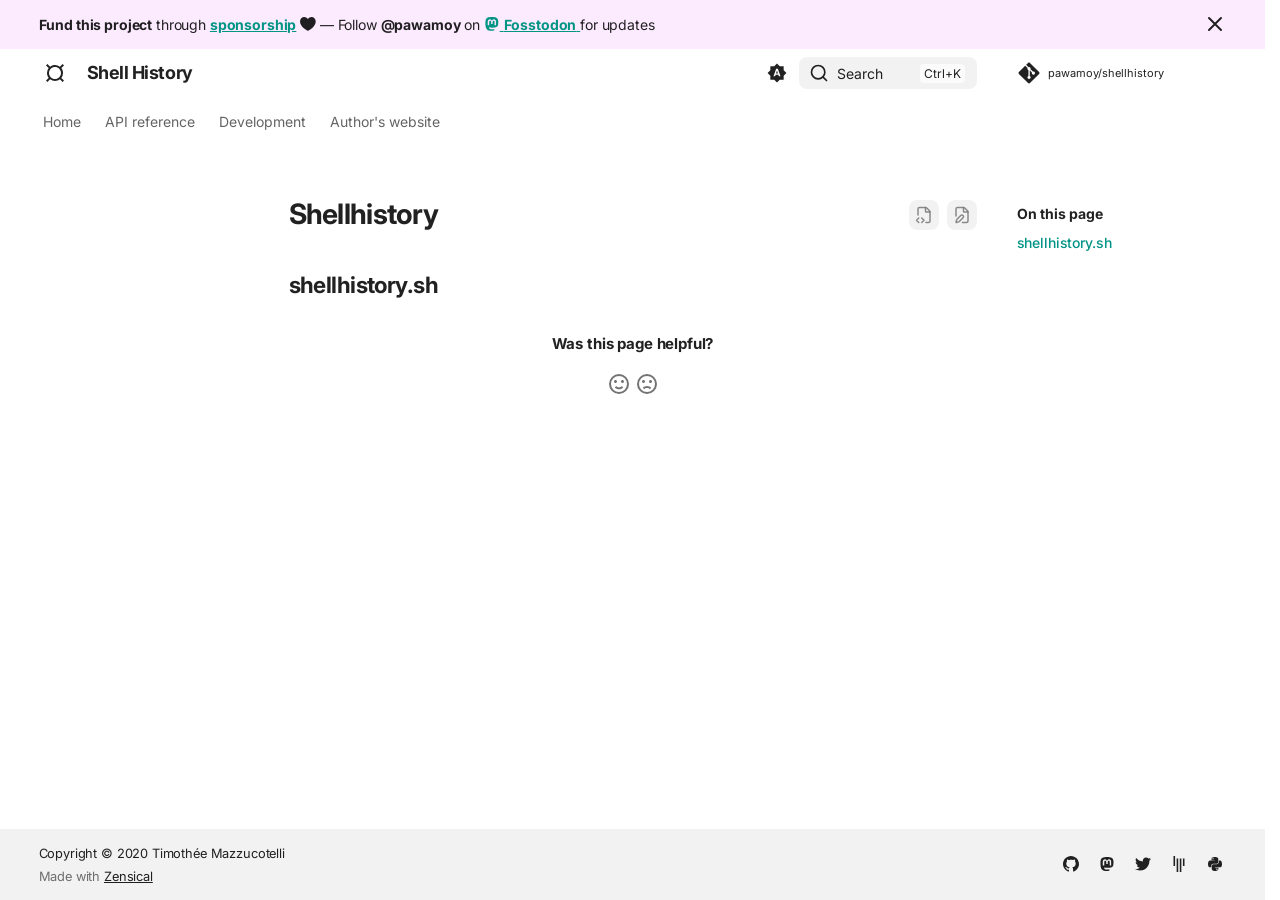
<file: reference/shellhistory/index.html>
<!doctype html>
<html lang="en" class="no-js">
  <head>
    
      <meta charset="utf-8">
      <meta name="viewport" content="width=device-width,initial-scale=1">
      
        <meta name="description" content="Visualize your usage of Bash/Zsh through a web app thanks to Flask and Highcharts!">
      
      
        <meta name="author" content="Timothée Mazzucotelli">
      
      
        <link rel="canonical" href="https://pawamoy.github.io/shellhistory/reference/shellhistory/">
      
      
      
      
        
      
      
      <link rel="icon" href="../../assets/images/favicon.png">
      <meta name="generator" content="zensical-0.0.67">
    
    
      
        <title>Shellhistory - Shell History</title>
      
    
    
      
        
      
      <link rel="stylesheet" href="../../assets/stylesheets/modern/main.4ae390e2.min.css">
      
        
          
        
        <link rel="stylesheet" href="../../assets/stylesheets/modern/palette.96d1a7e4.min.css">
      
      


    
    
      
    
    
      
        
        
        <link rel="preconnect" href="https://fonts.gstatic.com" crossorigin>
        <link rel="stylesheet" href="https://fonts.googleapis.com/css?family=Inter:300,300i,400,400i,500,500i,700,700i%7CJetBrains+Mono:400,400i,700,700i&amp;display=fallback">
        <style>:root{--md-text-font:"Inter";--md-code-font:"JetBrains Mono"}</style>
      
    
    
      <link rel="stylesheet" href="../../css/apidocs.css">
    
    <script>__md_scope=new URL("../..",location),__md_scope.pathname.endsWith("/")||(__md_scope=new URL(__md_scope.pathname+"/",location)),__md_hash=e=>[...e].reduce(((e,t)=>(e<<5)-e+t.charCodeAt(0)),0),__md_get=(e,t=localStorage,_=__md_scope)=>JSON.parse(t.getItem(_.pathname+"."+e)),__md_set=(e,t,_=localStorage,a=__md_scope)=>{try{_.setItem(a.pathname+"."+e,JSON.stringify(t))}catch(e){}},document.documentElement.setAttribute("data-platform",navigator.platform)</script>
    
      
  


    
    
  </head>
  
  
    
    
      
    
    
    
    
    <body dir="ltr" data-md-color-scheme="default" data-md-color-primary="indigo" data-md-color-accent="indigo">
  
    
    <input class="md-toggle" data-md-toggle="drawer" type="checkbox" id="__drawer" autocomplete="off">
    <input class="md-toggle" data-md-toggle="search" type="checkbox" id="__search" autocomplete="off">
    <label class="md-overlay" for="__drawer" aria-label="Navigation"></label>
    <div data-md-component="skip">
      
        
        <a href="#shellhistory.sh" class="md-skip">
          Skip to content
        </a>
      
    </div>
    <div data-md-component="announce">
      
        <aside class="md-banner">
          <div class="md-banner__inner md-grid md-typeset">
            
              <button class="md-banner__button md-icon" aria-label="Don't show this again">
                
                <svg xmlns="http://www.w3.org/2000/svg" fill="none" stroke="currentColor" stroke-linecap="round" stroke-linejoin="round" stroke-width="2" class="lucide lucide-x" viewBox="0 0 24 24"><path d="M18 6 6 18M6 6l12 12"/></svg>
              </button>
            
            
  <strong>Fund this project</strong> through
  <a href="https://github.com/sponsors/pawamoy"><strong>sponsorship</strong></a>
  <span class="twemoji heart pulse">
    <svg xmlns="http://www.w3.org/2000/svg" viewBox="0 0 16 16"><path d="M7.655 14.916zh-.002l-.006-.003-.018-.01a22 22 0 0 1-3.744-2.584C2.045 10.731 0 8.35 0 5.5 0 2.836 2.086 1 4.25 1 5.797 1 7.153 1.802 8 3.02 8.847 1.802 10.203 1 11.75 1 13.914 1 16 2.836 16 5.5c0 2.85-2.044 5.231-3.886 6.818a22 22 0 0 1-3.433 2.414 7 7 0 0 1-.31.17l-.018.01-.008.004a.75.75 0 0 1-.69 0"/></svg>
  </span> &mdash;
  Follow
  <strong>@pawamoy</strong> on
  <a rel="me" href="https://fosstodon.org/@pawamoy">
    <span class="twemoji mastodon">
      <svg xmlns="http://www.w3.org/2000/svg" viewBox="0 0 448 512"><!--! Font Awesome Free 7.3.1 by @fontawesome - https://fontawesome.com License - https://fontawesome.com/license/free (Icons: CC BY 4.0, Fonts: SIL OFL 1.1, Code: MIT License) Copyright 2026 Fonticons, Inc.--><path fill="currentColor" d="M433 179.1c0-97.2-63.7-125.7-63.7-125.7-62.5-28.7-228.6-28.4-290.5 0 0 0-63.7 28.5-63.7 125.7 0 115.7-6.6 259.4 105.6 289.1 40.5 10.7 75.3 13 103.3 11.4 50.8-2.8 79.3-18.1 79.3-18.1l-1.7-36.9s-36.3 11.4-77.1 10.1c-40.4-1.4-83-4.4-89.6-54-.6-4.6-.9-9.3-.9-13.9 85.6 20.9 158.7 9.1 178.7 6.7 56.1-6.7 105-41.3 111.2-72.9 9.8-49.8 9-121.5 9-121.5zm-75.1 125.2h-46.6V190.1c0-49.7-64-51.6-64 6.9v62.5H201V197c0-58.5-64-56.6-64-6.9v114.2H90.3c0-122.1-5.2-147.9 18.4-175 25.9-28.9 79.8-30.8 103.8 6.1l11.6 19.5 11.6-19.5c24.1-37.1 78.1-34.8 103.8-6.1 23.7 27.3 18.4 53 18.4 175"/></svg>
    </span>
    <strong>Fosstodon</strong>
  </a>
  for updates

          </div>
          
            <script>var el=document.querySelector("[data-md-component=announce]");if(el){var content=el.querySelector(".md-typeset");__md_hash(content.innerHTML)===__md_get("__announce")&&(el.hidden=!0)}</script>
          
        </aside>
      
    </div>
    
    
      

  

<header class="md-header md-header--shadow md-header--lifted" data-md-component="header">
  <nav class="md-header__inner md-grid" aria-label="Header">
    <a href="../.." title="Shell History" class="md-header__button md-logo" aria-label="Shell History" data-md-component="logo">
      
  
  <svg xmlns="http://www.w3.org/2000/svg" viewBox="0 0 24 24"><path d="M4.41 3 3 4.41 5.69 7.1A7.92 7.92 0 0 0 4 12c0 1.85.63 3.55 1.69 4.9L3 19.59 4.41 21l2.69-2.69A7.92 7.92 0 0 0 12 20c1.85 0 3.55-.63 4.9-1.69L19.59 21 21 19.59l-2.69-2.69A7.92 7.92 0 0 0 20 12c0-1.85-.63-3.55-1.69-4.9L21 4.41 19.59 3 16.9 5.69A7.92 7.92 0 0 0 12 4c-1.85 0-3.55.63-4.9 1.69zM12 6c3.31 0 6 2.69 6 6s-2.69 6-6 6-6-2.69-6-6 2.69-6 6-6"/></svg>

    </a>
    <label class="md-header__button md-icon" for="__drawer" aria-label="Navigation">
      
      <svg xmlns="http://www.w3.org/2000/svg" fill="none" stroke="currentColor" stroke-linecap="round" stroke-linejoin="round" stroke-width="2" class="lucide lucide-menu" viewBox="0 0 24 24"><path d="M4 5h16M4 12h16M4 19h16"/></svg>
    </label>
    <div class="md-header__title" data-md-component="header-title">
      <div class="md-header__ellipsis">
        <div class="md-header__topic">
          <span class="md-ellipsis">
            Shell History
          </span>
        </div>
        <div class="md-header__topic" data-md-component="header-topic">
          <span class="md-ellipsis">
            
              Shellhistory
            
          </span>
        </div>
      </div>
    </div>
    
      
        <form class="md-header__option" data-md-component="palette">
  
    
    
    
    <input class="md-option" data-md-color-media="(prefers-color-scheme)" data-md-color-scheme="default" data-md-color-primary="indigo" data-md-color-accent="indigo"  aria-label="Switch to light mode"  type="radio" name="__palette" id="__palette_0">
    
      <label class="md-header__button md-icon" title="Switch to light mode" for="__palette_1" hidden>
        <svg xmlns="http://www.w3.org/2000/svg" viewBox="0 0 24 24"><path d="m14.3 16-.7-2h-3.2l-.7 2H7.8L11 7h2l3.2 9zM20 8.69V4h-4.69L12 .69 8.69 4H4v4.69L.69 12 4 15.31V20h4.69L12 23.31 15.31 20H20v-4.69L23.31 12zm-9.15 3.96h2.3L12 9z"/></svg>
      </label>
    
  
    
    
    
    <input class="md-option" data-md-color-media="(prefers-color-scheme: light)" data-md-color-scheme="default" data-md-color-primary="teal" data-md-color-accent="purple"  aria-label="Switch to dark mode"  type="radio" name="__palette" id="__palette_1">
    
      <label class="md-header__button md-icon" title="Switch to dark mode" for="__palette_2" hidden>
        <svg xmlns="http://www.w3.org/2000/svg" viewBox="0 0 24 24"><path d="M12 7a5 5 0 0 1 5 5 5 5 0 0 1-5 5 5 5 0 0 1-5-5 5 5 0 0 1 5-5m0 2a3 3 0 0 0-3 3 3 3 0 0 0 3 3 3 3 0 0 0 3-3 3 3 0 0 0-3-3m0-7 2.39 3.42C13.65 5.15 12.84 5 12 5s-1.65.15-2.39.42zM3.34 7l4.16-.35A7.2 7.2 0 0 0 5.94 8.5c-.44.74-.69 1.5-.83 2.29zm.02 10 1.76-3.77a7.131 7.131 0 0 0 2.38 4.14zM20.65 7l-1.77 3.79a7.02 7.02 0 0 0-2.38-4.15zm-.01 10-4.14.36c.59-.51 1.12-1.14 1.54-1.86.42-.73.69-1.5.83-2.29zM12 22l-2.41-3.44c.74.27 1.55.44 2.41.44.82 0 1.63-.17 2.37-.44z"/></svg>
      </label>
    
  
    
    
    
    <input class="md-option" data-md-color-media="(prefers-color-scheme: dark)" data-md-color-scheme="slate" data-md-color-primary="black" data-md-color-accent="lime"  aria-label="Switch to system preference"  type="radio" name="__palette" id="__palette_2">
    
      <label class="md-header__button md-icon" title="Switch to system preference" for="__palette_0" hidden>
        <svg xmlns="http://www.w3.org/2000/svg" viewBox="0 0 24 24"><path d="m17.75 4.09-2.53 1.94.91 3.06-2.63-1.81-2.63 1.81.91-3.06-2.53-1.94L12.44 4l1.06-3 1.06 3zm3.5 6.91-1.64 1.25.59 1.98-1.7-1.17-1.7 1.17.59-1.98L15.75 11l2.06-.05L18.5 9l.69 1.95zm-2.28 4.95c.83-.08 1.72 1.1 1.19 1.85-.32.45-.66.87-1.08 1.27C15.17 23 8.84 23 4.94 19.07c-3.91-3.9-3.91-10.24 0-14.14.4-.4.82-.76 1.27-1.08.75-.53 1.93.36 1.85 1.19-.27 2.86.69 5.83 2.89 8.02a9.96 9.96 0 0 0 8.02 2.89m-1.64 2.02a12.08 12.08 0 0 1-7.8-3.47c-2.17-2.19-3.33-5-3.49-7.82-2.81 3.14-2.7 7.96.31 10.98 3.02 3.01 7.84 3.12 10.98.31"/></svg>
      </label>
    
  
</form>
      
    
    
      <script>var palette=__md_get("__palette");if(palette&&palette.color){if("(prefers-color-scheme)"===palette.color.media){var media=matchMedia("(prefers-color-scheme: light)"),input=document.querySelector(media.matches?"[data-md-color-media='(prefers-color-scheme: light)']":"[data-md-color-media='(prefers-color-scheme: dark)']");palette.color.media=input.getAttribute("data-md-color-media"),palette.color.scheme=input.getAttribute("data-md-color-scheme"),palette.color.primary=input.getAttribute("data-md-color-primary"),palette.color.accent=input.getAttribute("data-md-color-accent")}for(var[key,value]of Object.entries(palette.color))document.body.setAttribute("data-md-color-"+key,value)}</script>
    
    
    
      
      
        <label class="md-header__button md-icon" for="__search" aria-label="Search">
          
          <svg xmlns="http://www.w3.org/2000/svg" fill="none" stroke="currentColor" stroke-linecap="round" stroke-linejoin="round" stroke-width="2" class="lucide lucide-search" viewBox="0 0 24 24"><path d="m21 21-4.34-4.34"/><circle cx="11" cy="11" r="8"/></svg>
        </label>
        <div class="md-search" data-md-component="search" role="dialog" aria-label="Search">
  <button type="button" class="md-search__button">
    Search
  </button>
</div>
      
    
    <div class="md-header__source">
      
        <a href="https://github.com/pawamoy/shellhistory" title="Go to repository" class="md-source" data-md-component="source">
  <div class="md-source__icon md-icon">
    
    <svg xmlns="http://www.w3.org/2000/svg" viewBox="0 0 448 512"><!--! Font Awesome Free 7.3.1 by @fontawesome - https://fontawesome.com License - https://fontawesome.com/license/free (Icons: CC BY 4.0, Fonts: SIL OFL 1.1, Code: MIT License) Copyright 2026 Fonticons, Inc.--><path fill="currentColor" d="M439.6 236.1 244 40.5c-5.4-5.5-12.8-8.5-20.4-8.5s-15 3-20.4 8.4L162.5 81l51.5 51.5c27.1-9.1 52.7 16.8 43.4 43.7l49.7 49.7c34.2-11.8 61.2 31 35.5 56.7-26.5 26.5-70.2-2.9-56-37.3L240.3 199v121.9c25.3 12.5 22.3 41.8 9.1 55-6.4 6.4-15.2 10.1-24.3 10.1s-17.8-3.6-24.3-10.1c-17.6-17.6-11.1-46.9 11.2-56v-123c-20.8-8.5-24.6-30.7-18.6-45L142.6 101 8.5 235.1C3 240.6 0 247.9 0 255.5s3 15 8.5 20.4l195.6 195.7c5.4 5.4 12.7 8.4 20.4 8.4s15-3 20.4-8.4l194.7-194.7c5.4-5.4 8.4-12.8 8.4-20.4s-3-15-8.4-20.4"/></svg>
  </div>
  <div class="md-source__repository">
    pawamoy/shellhistory
  </div>
</a>
      
    </div>
  </nav>
  
    
      
<nav class="md-tabs" aria-label="Tabs" data-md-component="tabs">
  <div class="md-grid">
    <ul class="md-tabs__list">
      
        
  
  
  
  
    
      
      
        
          
        
      
        
      
        
      
        
      
    
    
    
    
      <li class="md-tabs__item">
        <a href="../.." class="md-tabs__link">
          
  
  Home

        </a>
      </li>
    
  

      
        
  
  
  
  
    <li class="md-tabs__item">
      <a href="../api/" class="md-tabs__link">
        
  
  API reference

      </a>
    </li>
  

      
        
  
  
  
  
    
      
      
        
      
        
      
    
    
    
    
      <li class="md-tabs__item">
        <a href="../../contributing/" class="md-tabs__link">
          
  
  Development

        </a>
      </li>
    
  

      
        
  
  
  
  
    <li class="md-tabs__item">
      <a href="https://pawamoy.github.io" class="md-tabs__link">
        
  
  Author's website

      </a>
    </li>
  

      
    </ul>
  </div>
</nav>
    
  
</header>
    
    <div class="md-container" data-md-component="container">
      
      
        
      
      <main class="md-main" data-md-component="main">
        <div class="md-main__inner md-grid">
          
            
              
              <div class="md-sidebar md-sidebar--primary" data-md-component="sidebar" data-md-type="navigation" >
                <div class="md-sidebar__scrollwrap">
                  <div class="md-sidebar__inner">
                    


  


<nav class="md-nav md-nav--primary md-nav--lifted" aria-label="Navigation" data-md-level="0">
  <label class="md-nav__title" for="__drawer">
    <a href="../.." title="Shell History" class="md-nav__button md-logo" aria-label="Shell History" data-md-component="logo">
      
  
  <svg xmlns="http://www.w3.org/2000/svg" viewBox="0 0 24 24"><path d="M4.41 3 3 4.41 5.69 7.1A7.92 7.92 0 0 0 4 12c0 1.85.63 3.55 1.69 4.9L3 19.59 4.41 21l2.69-2.69A7.92 7.92 0 0 0 12 20c1.85 0 3.55-.63 4.9-1.69L19.59 21 21 19.59l-2.69-2.69A7.92 7.92 0 0 0 20 12c0-1.85-.63-3.55-1.69-4.9L21 4.41 19.59 3 16.9 5.69A7.92 7.92 0 0 0 12 4c-1.85 0-3.55.63-4.9 1.69zM12 6c3.31 0 6 2.69 6 6s-2.69 6-6 6-6-2.69-6-6 2.69-6 6-6"/></svg>

    </a>
    Shell History
  </label>
  
    <div class="md-nav__source">
      <a href="https://github.com/pawamoy/shellhistory" title="Go to repository" class="md-source" data-md-component="source">
  <div class="md-source__icon md-icon">
    
    <svg xmlns="http://www.w3.org/2000/svg" viewBox="0 0 448 512"><!--! Font Awesome Free 7.3.1 by @fontawesome - https://fontawesome.com License - https://fontawesome.com/license/free (Icons: CC BY 4.0, Fonts: SIL OFL 1.1, Code: MIT License) Copyright 2026 Fonticons, Inc.--><path fill="currentColor" d="M439.6 236.1 244 40.5c-5.4-5.5-12.8-8.5-20.4-8.5s-15 3-20.4 8.4L162.5 81l51.5 51.5c27.1-9.1 52.7 16.8 43.4 43.7l49.7 49.7c34.2-11.8 61.2 31 35.5 56.7-26.5 26.5-70.2-2.9-56-37.3L240.3 199v121.9c25.3 12.5 22.3 41.8 9.1 55-6.4 6.4-15.2 10.1-24.3 10.1s-17.8-3.6-24.3-10.1c-17.6-17.6-11.1-46.9 11.2-56v-123c-20.8-8.5-24.6-30.7-18.6-45L142.6 101 8.5 235.1C3 240.6 0 247.9 0 255.5s3 15 8.5 20.4l195.6 195.7c5.4 5.4 12.7 8.4 20.4 8.4s15-3 20.4-8.4l194.7-194.7c5.4-5.4 8.4-12.8 8.4-20.4s-3-15-8.4-20.4"/></svg>
  </div>
  <div class="md-source__repository">
    pawamoy/shellhistory
  </div>
</a>
    </div>
  
  <ul class="md-nav__list" data-md-scrollfix>
    
      
      
  
  
  
  
    
    
      
        
          
        
      
        
      
        
      
        
      
    
    
    
      
      
        
      
    
    
    <li class="md-nav__item md-nav__item--nested">
      
        
        
        <input class="md-nav__toggle md-toggle " type="checkbox" id="__nav_1" >
        
          
          <div class="md-nav__link md-nav__container">
            <a href="../.." class="md-nav__link ">
              
  
  
  <span class="md-ellipsis">
    
  
  Home

    
  </span>
  
  

            </a>
            
              
              <label class="md-nav__link " for="__nav_1" id="__nav_1_label" tabindex="0">
                <span class="md-nav__icon md-icon"></span>
              </label>
            
          </div>
        
        
          <nav class="md-nav" data-md-level="1" aria-labelledby="__nav_1_label" aria-expanded="false">
            <label class="md-nav__title" for="__nav_1">
              <span class="md-nav__icon md-icon"></span>
              
  
  Home

            </label>
            <ul class="md-nav__list" data-md-scrollfix>
              
                
              
                
                  
  
  
  
  
    <li class="md-nav__item">
      <a href="../../changelog/" class="md-nav__link">
        
  
  
  <span class="md-ellipsis">
    
  
  Changelog

    
  </span>
  
  

      </a>
    </li>
  

                
              
                
                  
  
  
  
  
    <li class="md-nav__item">
      <a href="../../credits.md" class="md-nav__link">
        
  
  
  <span class="md-ellipsis">
    
  
  Credits

    
  </span>
  
  

      </a>
    </li>
  

                
              
                
                  
  
  
  
  
    <li class="md-nav__item">
      <a href="../../license/" class="md-nav__link">
        
  
  
  <span class="md-ellipsis">
    
  
  License

    
  </span>
  
  

      </a>
    </li>
  

                
              
            </ul>
          </nav>
        
      
    </li>
  

    
      
      
  
  
  
  
    <li class="md-nav__item">
      <a href="../api/" class="md-nav__link">
        
  
  
  <span class="md-ellipsis">
    
  
  API reference

    
  </span>
  
  

      </a>
    </li>
  

    
      
      
  
  
  
  
    
    
      
        
      
        
      
    
    
    
      
      
        
      
    
    
    <li class="md-nav__item md-nav__item--nested">
      
        
        
        <input class="md-nav__toggle md-toggle " type="checkbox" id="__nav_3" >
        
          
          <label class="md-nav__link" for="__nav_3" id="__nav_3_label" tabindex="0">
            
  
  
  <span class="md-ellipsis">
    
  
  Development

    
  </span>
  
  

            <span class="md-nav__icon md-icon"></span>
          </label>
        
        
          <nav class="md-nav" data-md-level="1" aria-labelledby="__nav_3_label" aria-expanded="false">
            <label class="md-nav__title" for="__nav_3">
              <span class="md-nav__icon md-icon"></span>
              
  
  Development

            </label>
            <ul class="md-nav__list" data-md-scrollfix>
              
                
                  
  
  
  
  
    <li class="md-nav__item">
      <a href="../../contributing/" class="md-nav__link">
        
  
  
  <span class="md-ellipsis">
    
  
  Contributing

    
  </span>
  
  

      </a>
    </li>
  

                
              
                
                  
  
  
  
  
    <li class="md-nav__item">
      <a href="../../code_of_conduct/" class="md-nav__link">
        
  
  
  <span class="md-ellipsis">
    
  
  Code of Conduct

    
  </span>
  
  

      </a>
    </li>
  

                
              
            </ul>
          </nav>
        
      
    </li>
  

    
      
      
  
  
  
  
    <li class="md-nav__item">
      <a href="https://pawamoy.github.io" class="md-nav__link">
        
  
  
  <span class="md-ellipsis">
    
  
  Author's website

    
  </span>
  
  

      </a>
    </li>
  

    
  </ul>
</nav>
                  </div>
                </div>
              </div>
            
            
              
              <div class="md-sidebar md-sidebar--secondary" data-md-component="sidebar" data-md-type="toc" >
                <div class="md-sidebar__scrollwrap">
                  
                    
                    
                    
                    
                      <input class="md-nav__toggle md-toggle" type="checkbox" id="__toc">
                      <div class="md-sidebar-button__wrapper">
                        <label class="md-sidebar-button" for="__toc"></label>
                      </div>
                    
                  
                  <div class="md-sidebar__inner">
                    


<nav class="md-nav md-nav--secondary" aria-label="On this page">
  
  
  
  
    <label class="md-nav__title" for="__toc">
      <span class="md-nav__icon md-icon"></span>
      On this page
    </label>
    <ul class="md-nav__list" data-md-component="toc" data-md-scrollfix>
      
        <li class="md-nav__item">
  <a href="#shellhistory.sh" class="md-nav__link">
    <span class="md-ellipsis">
      <span class="md-typeset">
        shellhistory.sh
      </span>
    </span>
  </a>
  
</li>
      
    </ul>
  
</nav>
                  </div>
                </div>
              </div>
            
          
          
            <div class="md-content" data-md-component="content">
              
                




              
              <article class="md-content__inner md-typeset">
                
                  

  
    <a href="https://github.com/pawamoy/shellhistory/edit/main/docs/reference/shellhistory.md" title="Edit this page" class="md-content__button md-icon" rel="edit">
      
      <svg xmlns="http://www.w3.org/2000/svg" fill="none" stroke="currentColor" stroke-linecap="round" stroke-linejoin="round" stroke-width="2" class="lucide lucide-file-pen" viewBox="0 0 24 24"><path d="M12.659 22H18a2 2 0 0 0 2-2V8a2.4 2.4 0 0 0-.706-1.706l-3.588-3.588A2.4 2.4 0 0 0 14 2H6a2 2 0 0 0-2 2v9.34"/><path d="M14 2v5a1 1 0 0 0 1 1h5M10.378 12.622a1 1 0 0 1 3 3.003L8.36 20.637a2 2 0 0 1-.854.506l-2.867.837a.5.5 0 0 1-.62-.62l.836-2.869a2 2 0 0 1 .506-.853z"/></svg>
    </a>
  
  
    
      
    
    <a href="https://github.com/pawamoy/shellhistory/raw/main/docs/reference/shellhistory.md" title="View source of this page" class="md-content__button md-icon">
      
      <svg xmlns="http://www.w3.org/2000/svg" fill="none" stroke="currentColor" stroke-linecap="round" stroke-linejoin="round" stroke-width="2" class="lucide lucide-file-code-2" viewBox="0 0 24 24"><path d="M4 12.15V4a2 2 0 0 1 2-2h8a2.4 2.4 0 0 1 1.706.706l3.588 3.588A2.4 2.4 0 0 1 20 8v12a2 2 0 0 1-2 2h-3.35"/><path d="M14 2v5a1 1 0 0 0 1 1h5M5 16l-3 3 3 3M9 22l3-3-3-3"/></svg>
    </a>
  


  <h1 id="__skip">Shellhistory</h1>

<h2 id="shellhistory.sh">shellhistory.sh<a href="#shellhistory.sh" class="headerlink" title="Permanent link">¤</a></h2>
































  



  <form class="md-feedback" name="feedback" hidden>
    <fieldset>
      <legend class="md-feedback__title">
        Was this page helpful?
      </legend>
      <div class="md-feedback__inner">
        <div class="md-feedback__list">
          
            <button class="md-feedback__icon md-icon" type="submit" title="This page was helpful" data-md-value="1">
              <svg xmlns="http://www.w3.org/2000/svg" viewBox="0 0 24 24"><path d="M20 12a8 8 0 0 0-8-8 8 8 0 0 0-8 8 8 8 0 0 0 8 8 8 8 0 0 0 8-8m2 0a10 10 0 0 1-10 10A10 10 0 0 1 2 12 10 10 0 0 1 12 2a10 10 0 0 1 10 10M10 9.5c0 .8-.7 1.5-1.5 1.5S7 10.3 7 9.5 7.7 8 8.5 8s1.5.7 1.5 1.5m7 0c0 .8-.7 1.5-1.5 1.5S14 10.3 14 9.5 14.7 8 15.5 8s1.5.7 1.5 1.5m-5 7.73c-1.75 0-3.29-.73-4.19-1.81L9.23 14c.45.72 1.52 1.23 2.77 1.23s2.32-.51 2.77-1.23l1.42 1.42c-.9 1.08-2.44 1.81-4.19 1.81"/></svg>
            </button>
          
            <button class="md-feedback__icon md-icon" type="submit" title="This page could be improved" data-md-value="0">
              <svg xmlns="http://www.w3.org/2000/svg" viewBox="0 0 24 24"><path d="M20 12a8 8 0 0 0-8-8 8 8 0 0 0-8 8 8 8 0 0 0 8 8 8 8 0 0 0 8-8m2 0a10 10 0 0 1-10 10A10 10 0 0 1 2 12 10 10 0 0 1 12 2a10 10 0 0 1 10 10m-6.5-4c.8 0 1.5.7 1.5 1.5s-.7 1.5-1.5 1.5-1.5-.7-1.5-1.5.7-1.5 1.5-1.5M10 9.5c0 .8-.7 1.5-1.5 1.5S7 10.3 7 9.5 7.7 8 8.5 8s1.5.7 1.5 1.5m2 4.5c1.75 0 3.29.72 4.19 1.81l-1.42 1.42C14.32 16.5 13.25 16 12 16s-2.32.5-2.77 1.23l-1.42-1.42C8.71 14.72 10.25 14 12 14"/></svg>
            </button>
          
        </div>
        <div class="md-feedback__note">
          
            <div data-md-value="1" hidden>
              
              
                
              
              
              
                
                
              
              Thank you for your feedback!
            </div>
          
            <div data-md-value="0" hidden>
              
              
                
              
              
              
                
                
              
              Let us know how we can improve this page.
            </div>
          
        </div>
      </div>
    </fieldset>
  </form>

<!-- Giscus -->
<!-- https://zensical.org/docs/setup/comment-system/#giscus-integration -->
<div id="feedback" style="display: none;">
    <h2 id="__comments">Feedback</h2>
    <script src="https://giscus.app/client.js"
        data-repo="pawamoy/shellhistory"
        data-repo-id="MDEwOlJlcG9zaXRvcnkxMTAxNTIwOTc="
        data-category="Documentation"
        data-category-id="REPLACE WITH DISCUSSION CATEGORY ID"
        data-mapping="pathname"
        data-strict="1"
        data-reactions-enabled="0"
        data-emit-metadata="0"
        data-input-position="top"
        data-theme="preferred_color_scheme"
        data-lang="en"
        data-loading="lazy"
        crossorigin="anonymous"
        async>
    </script>

    <!-- Synchronize Giscus theme with palette -->
    <script>
        var giscus = document.querySelector("script[src*=giscus]")

        // Set palette on initial load
        var palette = __md_get("__palette")
        if (palette && typeof palette.color === "object") {
            var theme = palette.color.scheme === "slate"
                ? "transparent_dark"
                : "light"

            // Instruct Giscus to set theme
            giscus.setAttribute("data-theme", theme)
        }

        // Register event handlers after documented loaded
        document.addEventListener("DOMContentLoaded", function() {
            var ref = document.querySelector("[data-md-component=palette]")
            ref.addEventListener("change", function() {
                var palette = __md_get("__palette")
                if (palette && typeof palette.color === "object") {
                    var theme = palette.color.scheme === "slate"
                        ? "transparent_dark"
                        : "light"

                    // Instruct Giscus to change theme
                    var frame = document.querySelector(".giscus-frame")
                    frame.contentWindow.postMessage(
                        { giscus: { setConfig: { theme } } },
                        "https://giscus.app"
                    )
                }
            })
        })
    </script>
</div>
                
              </article>
            </div>
          
          
  <script>var tabs=__md_get("__tabs");if(Array.isArray(tabs))e:for(var set of document.querySelectorAll(".tabbed-set")){var labels=set.querySelector(".tabbed-labels");for(var tab of tabs)for(var label of labels.getElementsByTagName("label"))if(label.innerText.trim()===tab){var input=document.getElementById(label.htmlFor);input.checked=!0;continue e}}</script>

<script>var target=document.getElementById(location.hash.slice(1));target&&target.name&&(target.checked=target.name.startsWith("__tabbed_"))</script>
        </div>
        
          <button type="button" class="md-top md-icon" data-md-component="top" hidden>
  
  <svg xmlns="http://www.w3.org/2000/svg" fill="none" stroke="currentColor" stroke-linecap="round" stroke-linejoin="round" stroke-width="2" class="lucide lucide-circle-arrow-up" viewBox="0 0 24 24"><circle cx="12" cy="12" r="10"/><path d="m16 12-4-4-4 4M12 16V8"/></svg>
  Back to top
</button>
        
      </main>
      
        <footer class="md-footer">
  
    
  
  <div class="md-footer-meta md-typeset">
    <div class="md-footer-meta__inner md-grid">
      <div class="md-copyright">
  
    <div class="md-copyright__highlight">
      Copyright &copy; 2020 Timothée Mazzucotelli
    </div>
  
  
    Made with
    <a href="https://zensical.org/" target="_blank" rel="noopener">
      Zensical
    </a>
  
</div>
      
        
<div class="md-social">
  
    
    
    
    
      
      
    
    <a href="https://github.com/pawamoy" target="_blank" rel="noopener" title="github.com" class="md-social__link">
      <svg xmlns="http://www.w3.org/2000/svg" viewBox="0 0 512 512"><!--! Font Awesome Free 7.3.1 by @fontawesome - https://fontawesome.com License - https://fontawesome.com/license/free (Icons: CC BY 4.0, Fonts: SIL OFL 1.1, Code: MIT License) Copyright 2026 Fonticons, Inc.--><path fill="currentColor" d="M216.5 362.5c-66-8-112.5-55.5-112.5-117 0-25 9-52 24-70-6.5-16.5-5.5-51.5 2-66 20-2.5 47 8 63 22.5 19-6 39-9 63.5-9s44.5 3 62.5 8.5c15.5-14 43-24.5 63-22 7 13.5 8 48.5 1.5 65.5 16 19 24.5 44.5 24.5 70.5 0 61.5-46.5 108-113.5 116.5 17 11 28.5 35 28.5 62.5v52c0 15 12.5 23.5 27.5 17.5C441 459.5 512 369 512 257 512 115.5 397 0 255.5 0S0 115.5 0 257c0 111 70.5 203 165.5 237.5 13.5 5 26.5-4 26.5-17.5v-40c-7 3-16 5-24 5-33 0-52.5-18-66.5-51.5-5.5-13.5-11.5-21.5-23-23-6-.5-8-3-8-6 0-6 10-10.5 20-10.5 14.5 0 27 9 40 27.5 10 14.5 20.5 21 33 21s20.5-4.5 32-16c8.5-8.5 15-16 21-21"/></svg>
    </a>
  
    
    
      
    
    
    
      
      
    
    <a href="https://fosstodon.org/@pawamoy" target="_blank" rel="noopener me" title="fosstodon.org" class="md-social__link">
      <svg xmlns="http://www.w3.org/2000/svg" viewBox="0 0 448 512"><!--! Font Awesome Free 7.3.1 by @fontawesome - https://fontawesome.com License - https://fontawesome.com/license/free (Icons: CC BY 4.0, Fonts: SIL OFL 1.1, Code: MIT License) Copyright 2026 Fonticons, Inc.--><path fill="currentColor" d="M433 179.1c0-97.2-63.7-125.7-63.7-125.7-62.5-28.7-228.6-28.4-290.5 0 0 0-63.7 28.5-63.7 125.7 0 115.7-6.6 259.4 105.6 289.1 40.5 10.7 75.3 13 103.3 11.4 50.8-2.8 79.3-18.1 79.3-18.1l-1.7-36.9s-36.3 11.4-77.1 10.1c-40.4-1.4-83-4.4-89.6-54-.6-4.6-.9-9.3-.9-13.9 85.6 20.9 158.7 9.1 178.7 6.7 56.1-6.7 105-41.3 111.2-72.9 9.8-49.8 9-121.5 9-121.5zm-75.1 125.2h-46.6V190.1c0-49.7-64-51.6-64 6.9v62.5H201V197c0-58.5-64-56.6-64-6.9v114.2H90.3c0-122.1-5.2-147.9 18.4-175 25.9-28.9 79.8-30.8 103.8 6.1l11.6 19.5 11.6-19.5c24.1-37.1 78.1-34.8 103.8-6.1 23.7 27.3 18.4 53 18.4 175"/></svg>
    </a>
  
    
    
    
    
      
      
    
    <a href="https://twitter.com/pawamoy" target="_blank" rel="noopener" title="twitter.com" class="md-social__link">
      <svg xmlns="http://www.w3.org/2000/svg" viewBox="0 0 512 512"><!--! Font Awesome Free 7.3.1 by @fontawesome - https://fontawesome.com License - https://fontawesome.com/license/free (Icons: CC BY 4.0, Fonts: SIL OFL 1.1, Code: MIT License) Copyright 2026 Fonticons, Inc.--><path fill="currentColor" d="M459.4 151.7c.3 4.5.3 9.1.3 13.6 0 138.7-105.6 298.6-298.6 298.6-59.5 0-114.7-17.2-161.1-47.1 8.4 1 16.6 1.3 25.3 1.3 49.1 0 94.2-16.6 130.3-44.8-46.1-1-84.8-31.2-98.1-72.8 6.5 1 13 1.6 19.8 1.6 9.4 0 18.8-1.3 27.6-3.6-48.1-9.7-84.1-52-84.1-103v-1.3c14 7.8 30.2 12.7 47.4 13.3-28.3-18.8-46.8-51-46.8-87.4 0-19.5 5.2-37.4 14.3-53C87.4 130.8 165 172.4 252.1 176.9c-1.6-7.8-2.6-15.9-2.6-24C249.5 95.1 296.3 48 354.4 48c30.2 0 57.5 12.7 76.7 33.1 23.7-4.5 46.5-13.3 66.6-25.3-7.8 24.4-24.4 44.8-46.1 57.8 21.1-2.3 41.6-8.1 60.4-16.2-14.3 20.8-32.2 39.3-52.6 54.3"/></svg>
    </a>
  
    
    
    
    
      
      
    
    <a href="https://gitter.im/shellhistory/community" target="_blank" rel="noopener" title="gitter.im" class="md-social__link">
      <svg xmlns="http://www.w3.org/2000/svg" viewBox="0 0 384 512"><!--! Font Awesome Free 7.3.1 by @fontawesome - https://fontawesome.com License - https://fontawesome.com/license/free (Icons: CC BY 4.0, Fonts: SIL OFL 1.1, Code: MIT License) Copyright 2026 Fonticons, Inc.--><path fill="currentColor" d="M66.4 322.5H16V0h50.4zM166.9 76.1h-50.4V512h50.4zm100.6 0h-50.4V512h50.4zM368 76h-50.4v247H368z"/></svg>
    </a>
  
    
    
    
    
      
      
    
    <a href="https://pypi.org/project/shellhistory/" target="_blank" rel="noopener" title="pypi.org" class="md-social__link">
      <svg xmlns="http://www.w3.org/2000/svg" viewBox="0 0 448 512"><!--! Font Awesome Free 7.3.1 by @fontawesome - https://fontawesome.com License - https://fontawesome.com/license/free (Icons: CC BY 4.0, Fonts: SIL OFL 1.1, Code: MIT License) Copyright 2026 Fonticons, Inc.--><path fill="currentColor" d="M439.8 200.5c-7.7-30.9-22.3-54.2-53.4-54.2h-40.1v47.4c0 36.8-31.2 67.8-66.8 67.8H172.7c-29.2 0-53.4 25-53.4 54.3v101.8c0 29 25.2 46 53.4 54.3 33.8 9.9 66.3 11.7 106.8 0 26.9-7.8 53.4-23.5 53.4-54.3v-40.7H226.2v-13.6h160.2c31.1 0 42.6-21.7 53.4-54.2 11.2-33.5 10.7-65.7 0-108.6M286.2 444.7a20.4 20.4 0 1 1 0-40.7 20.4 20.4 0 1 1 0 40.7M167.8 248.1h106.8c29.7 0 53.4-24.5 53.4-54.3V91.9c0-29-24.4-50.7-53.4-55.6-35.8-5.9-74.7-5.6-106.8.1-45.2 8-53.4 24.7-53.4 55.6v40.7h106.9v13.6h-147c-31.1 0-58.3 18.7-66.8 54.2-9.8 40.7-10.2 66.1 0 108.6 7.6 31.6 25.7 54.2 56.8 54.2H101v-48.8c0-35.3 30.5-66.4 66.8-66.4m-6.6-183.4a20.4 20.4 0 1 1 0 40.8 20.4 20.4 0 1 1 0-40.8"/></svg>
    </a>
  
</div>
      
    </div>
  </div>
</footer>
      
    </div>
    <div class="md-dialog" data-md-component="dialog" role="status" aria-atomic="true">
      <div class="md-dialog__inner md-typeset"></div>
    </div>
    
    
    
      
      
      
      
        
        
      <script id="__config" type="application/json">{"annotate":null,"base":"../..","features":["announce.dismiss","content.action.edit","content.action.view","content.code.annotate","content.code.copy","content.code.select","content.footnote.tooltips","content.tabs.link","content.tooltips","navigation.footer","navigation.indexes","navigation.instant","navigation.instant.prefetch","navigation.path","navigation.sections","navigation.tabs","navigation.tabs.sticky","navigation.top","search.highlight","toc.follow"],"redirect":null,"search":"../../assets/javascripts/workers/search.7d14d953.min.js","tags":null,"translations":{"clipboard.copied":"Copied to clipboard","clipboard.copy":"Copy to clipboard","clipboard.error":"Could not copy to clipboard","search.result.more.one":"1 more on this page","search.result.more.other":"# more on this page","search.result.none":"No matching documents","search.result.one":"1 matching document","search.result.other":"# matching documents","search.result.placeholder":"Type to start searching","search.result.term.missing":"Missing","select.version":"Select version"},"version":null}</script>
    
    
      <script src="../../assets/javascripts/bundle.67a597eb.min.js"></script>
      
        <script src="../../js/feedback.js"></script>
      
    
  </body>
</html>
</file>
<file: css/apidocs.css>
/* Mark external links as such. */
a.external::after,
a.autorefs-external::after {
  /* https://primer.style/octicons/arrow-up-right-24 */
  mask-image: url('data:image/svg+xml,<svg xmlns="http://www.w3.org/2000/svg" viewBox="0 0 24 24"><path d="M18.25 15.5a.75.75 0 00.75-.75v-9a.75.75 0 00-.75-.75h-9a.75.75 0 000 1.5h7.19L6.22 16.72a.75.75 0 101.06 1.06L17.5 7.56v7.19c0 .414.336.75.75.75z"></path></svg>');
  -webkit-mask-image: url('data:image/svg+xml,<svg xmlns="http://www.w3.org/2000/svg" viewBox="0 0 24 24"><path d="M18.25 15.5a.75.75 0 00.75-.75v-9a.75.75 0 00-.75-.75h-9a.75.75 0 000 1.5h7.19L6.22 16.72a.75.75 0 101.06 1.06L17.5 7.56v7.19c0 .414.336.75.75.75z"></path></svg>');
  content: ' ';

  display: inline-block;
  vertical-align: middle;
  position: relative;

  height: 1em;
  width: 1em;
  background-color: currentColor;
}

a.external:hover::after,
a.autorefs-external:hover::after {
  background-color: var(--md-accent-fg-color);
}
</file>
<file: assets/stylesheets/modern/main.4ae390e2.min.css>
@charset "UTF-8";html{box-sizing:border-box;-webkit-text-size-adjust:none;-moz-text-size-adjust:none;text-size-adjust:none}*,:after,:before{box-sizing:inherit}@media(prefers-reduced-motion){*,:after,:before{transition:none!important}}body{margin:0}a,button,input,label{-webkit-tap-highlight-color:transparent}a{color:inherit;text-decoration:none}hr{box-sizing:initial;display:block;height:.05rem;padding:0;overflow:visible;border:0}small{font-size:80%}sub,sup{line-height:1em}img{border-style:none}table{border-spacing:0;border-collapse:initial}td,th{font-weight:400;vertical-align:top}button{padding:0;margin:0;font-family:inherit;font-size:inherit;background:#0000;border:0}input{border:0;outline:none}:root{--md-primary-fg-color:#4051b5;--md-primary-fg-color--light:#5d6cc0;--md-primary-fg-color--dark:#303fa1;--md-primary-bg-color:#fff;--md-primary-bg-color--light:#ffffffb3;--md-accent-fg-color:#526cfe;--md-accent-fg-color--transparent:#526cfe1a;--md-accent-bg-color:#fff;--md-accent-bg-color--light:#ffffffb3}[data-md-color-scheme=default]{color-scheme:light}[data-md-color-scheme=default] img[src$="#gh-dark-mode-only"],[data-md-color-scheme=default] img[src$="#only-dark"]{display:none}:root,[data-md-color-scheme=default]{--md-hue:225deg;--md-default-fg-color:#000000de;--md-default-fg-color--light:#0000008c;--md-default-fg-color--lighter:#00000052;--md-default-fg-color--lightest:#0000000d;--md-default-bg-color:#fff;--md-default-bg-color--light:#ffffffb3;--md-default-bg-color--lighter:#ffffff4d;--md-default-bg-color--lightest:#ffffff1f;--md-code-fg-color:#36464e;--md-code-bg-color:#f5f5f5;--md-code-bg-color--light:#f5f5f5b3;--md-code-bg-color--lighter:#f5f5f54d;--md-code-hl-color:#4287ff;--md-code-hl-color--light:#4287ff1a;--md-code-hl-number-color:#d52a2a;--md-code-hl-special-color:#db1457;--md-code-hl-function-color:#a846b9;--md-code-hl-constant-color:#6e59d9;--md-code-hl-keyword-color:#3f6ec6;--md-code-hl-string-color:#1c7d4d;--md-code-hl-name-color:var(--md-code-fg-color);--md-code-hl-operator-color:var(--md-default-fg-color--light);--md-code-hl-punctuation-color:var(--md-default-fg-color--light);--md-code-hl-comment-color:var(--md-default-fg-color--light);--md-code-hl-generic-color:var(--md-default-fg-color--light);--md-code-hl-variable-color:var(--md-default-fg-color--light);--md-typeset-color:var(--md-default-fg-color);--md-typeset-a-color:var(--md-primary-fg-color);--md-typeset-del-color:#f5503d26;--md-typeset-ins-color:#0bd57026;--md-typeset-kbd-color:#fafafa;--md-typeset-kbd-accent-color:#fff;--md-typeset-kbd-border-color:#b8b8b8;--md-typeset-mark-color:#ffff0080;--md-typeset-table-color:#0000001f;--md-typeset-table-color--light:#00000009;--md-admonition-fg-color:var(--md-default-fg-color);--md-admonition-bg-color:var(--md-default-bg-color);--md-warning-fg-color:#000000de;--md-warning-bg-color:#ff9;--md-shadow-z1:0 0.2rem 0.5rem #0000000d,
    0 0 0.05rem #0000001a;--md-shadow-z2:0 0.2rem 0.5rem #0000001a,
    0 0 0.05rem #00000040;--md-shadow-z3:0 0.2rem 0.5rem #0003,
    0 0 0.05rem #00000059;--color-foreground:0 0 0;--color-background:255 255 255;--color-background-subtle:240 240 240;--color-backdrop:255 255 255}.md-icon svg{display:block;width:1.2rem;height:1.2rem;fill:currentcolor}.md-icon svg.lucide{fill:#0000;stroke:currentcolor}body{-webkit-font-smoothing:antialiased;-moz-osx-font-smoothing:grayscale;--md-text-font-family:var(--md-text-font, _),
    -apple-system, BlinkMacSystemFont, Helvetica, Arial, sans-serif;--md-code-font-family:var(--md-code-font, _),
    SFMono-Regular, Consolas, Menlo, monospace}aside,body,input{font-family:var(--md-text-font-family);font-feature-settings:"kern","liga";color:var(--md-typeset-color)}code,kbd,pre{font-family:var(--md-code-font-family);font-feature-settings:"kern"}:root{--md-typeset-table-sort-icon:url('data:image/svg+xml;charset=utf-8,<svg xmlns="http://www.w3.org/2000/svg" fill="none" stroke="currentColor" stroke-linecap="round" stroke-linejoin="round" stroke-width="2" class="lucide lucide-arrow-down-up" viewBox="0 0 24 24"><path d="m3 16 4 4 4-4m-4 4V4m14 4-4-4-4 4m4-4v16"/></svg>');--md-typeset-table-sort-icon--asc:url('data:image/svg+xml;charset=utf-8,<svg xmlns="http://www.w3.org/2000/svg" fill="none" stroke="currentColor" stroke-linecap="round" stroke-linejoin="round" stroke-width="2" class="lucide lucide-arrow-down-narrow-wide" viewBox="0 0 24 24"><path d="m3 16 4 4 4-4m-4 4V4m4 0h4m-4 4h7m-7 4h10"/></svg>');--md-typeset-table-sort-icon--desc:url('data:image/svg+xml;charset=utf-8,<svg xmlns="http://www.w3.org/2000/svg" fill="none" stroke="currentColor" stroke-linecap="round" stroke-linejoin="round" stroke-width="2" class="lucide lucide-arrow-up-narrow-wide" viewBox="0 0 24 24"><path d="m3 8 4-4 4 4M7 4v16m4-8h4m-4 4h7m-7 4h10"/></svg>');--md-typeset-preview-icon:url('data:image/svg+xml;charset=utf-8,<svg xmlns="http://www.w3.org/2000/svg" fill="none" stroke="currentColor" stroke-linecap="round" stroke-linejoin="round" stroke-width="2" class="lucide lucide-mouse-pointer-2" viewBox="0 0 24 24"><path d="M4.037 4.688a.495.495 0 0 1 .651-.651l16 6.5a.5.5 0 0 1-.063.947l-6.124 1.58a2 2 0 0 0-1.438 1.435l-1.579 6.126a.5.5 0 0 1-.947.063z"/></svg>')}.md-typeset{font-size:.75rem;line-height:1.8;letter-spacing:-.01em;overflow-wrap:break-word;-webkit-print-color-adjust:exact;color-adjust:exact}@media print{.md-typeset{font-size:.68rem}}.md-typeset blockquote,.md-typeset dl,.md-typeset figure,.md-typeset ol,.md-typeset pre,.md-typeset ul{margin-top:1em;margin-bottom:1em}.md-typeset h1{margin:0 0 1.25em;font-size:1.875em;line-height:1.3;color:var(--md-default-fg-color)}.md-typeset h1,.md-typeset h2{font-weight:700;letter-spacing:-.025em}.md-typeset h2{margin:1.6em 0 .64em;font-size:1.5em;line-height:1.4}.md-typeset h3{margin:1.6em 0 .8em;font-size:1.25em;font-weight:700;line-height:1.5;letter-spacing:-.01em}.md-typeset h2+h3{margin-top:.8em}.md-typeset h4{margin:1em 0;font-weight:700;letter-spacing:-.01em}.md-typeset h5,.md-typeset h6{margin:1.25em 0;font-size:.8em;font-weight:700;color:var(--md-default-fg-color--light);letter-spacing:-.01em}.md-typeset h5{text-transform:uppercase}.md-typeset h5 code{text-transform:none}.md-typeset hr{display:flow-root;margin:1.5em 0;border-bottom:.05rem solid var(--md-default-fg-color--lightest)}.md-typeset a{color:var(--md-typeset-a-color);text-decoration:underline;word-break:break-word}.md-typeset a,.md-typeset a:before{transition:color 125ms}.md-typeset a:focus,.md-typeset a:hover{color:var(--md-accent-fg-color)}.md-typeset a:focus code,.md-typeset a:hover code{color:var(--md-accent-fg-color);background-color:var(--md-accent-fg-color--transparent)}.md-typeset a code{color:var(--md-typeset-a-color)}.md-typeset a.focus-visible{outline-color:var(--md-accent-fg-color);outline-offset:.2rem}.md-typeset code,.md-typeset kbd,.md-typeset pre{font-variant-ligatures:none;color:var(--md-code-fg-color);direction:ltr;transition:background-color 125ms}@media print{.md-typeset code,.md-typeset kbd,.md-typeset pre{white-space:pre-wrap}}.md-typeset code{padding:.2em .4em;font-size:.8533333333em;word-break:break-word;background-color:var(--md-code-bg-color);border-radius:.2rem;-webkit-box-decoration-break:clone;box-decoration-break:clone;transition:color 125ms,background-color 125ms}.md-typeset code:not(.focus-visible){outline:none;-webkit-tap-highlight-color:transparent}.md-typeset pre{position:relative;display:flow-root;line-height:1.5}.md-typeset pre>code{display:block;padding:.8203125em 1.25em;margin:0;overflow:auto;word-break:normal;touch-action:auto;scrollbar-color:var(--md-default-fg-color--lighter) #0000;scrollbar-width:thin;border-radius:.4rem;outline-color:var(--md-accent-fg-color);box-shadow:none;-webkit-box-decoration-break:slice;box-decoration-break:slice}.md-typeset pre>code:hover{scrollbar-color:var(--md-accent-fg-color) #0000}.md-typeset pre>code::-webkit-scrollbar{width:.2rem;height:.2rem}.md-typeset pre>code::-webkit-scrollbar-thumb{background-color:var(--md-default-fg-color--lighter)}.md-typeset pre>code::-webkit-scrollbar-thumb:hover{background-color:var(--md-accent-fg-color)}.md-typeset kbd{display:inline-block;padding:0 .6666666667em;font-size:.75em;color:var(--md-default-fg-color);word-break:break-word;vertical-align:text-top;border-radius:.2rem;background-color:var(--md-default-bg-color);box-shadow:0 0 0 .05rem var(--md-typeset-kbd-border-color),0 .15rem 0 var(--md-typeset-kbd-border-color)}.md-typeset mark{color:inherit;word-break:break-word;background-color:var(--md-typeset-mark-color);-webkit-box-decoration-break:clone;box-decoration-break:clone}.md-typeset abbr{text-decoration:none;cursor:help;border-bottom:.05rem dotted var(--md-default-fg-color--light)}.md-typeset [data-preview]{position:relative}[dir=ltr] .md-typeset [data-preview]:after{margin-left:.125em}[dir=rtl] .md-typeset [data-preview]:after{margin-right:.125em}.md-typeset [data-preview]:after{display:inline-block;width:.8em;height:.8em;vertical-align:text-top;content:"";background-color:currentcolor;-webkit-mask-image:var(--md-typeset-preview-icon);mask-image:var(--md-typeset-preview-icon);-webkit-mask-repeat:no-repeat;mask-repeat:no-repeat;-webkit-mask-size:contain;mask-size:contain;transition:background-color 125ms}.md-typeset small{opacity:.75}[dir=ltr] .md-typeset sub,[dir=ltr] .md-typeset sup{margin-left:.078125em}[dir=rtl] .md-typeset sub,[dir=rtl] .md-typeset sup{margin-right:.078125em}[dir=ltr] .md-typeset blockquote{padding-left:.6rem}[dir=rtl] .md-typeset blockquote{padding-right:.6rem}[dir=ltr] .md-typeset blockquote{border-left:.2rem solid var(--md-default-fg-color--lighter)}[dir=rtl] .md-typeset blockquote{border-right:.2rem solid var(--md-default-fg-color--lighter)}.md-typeset blockquote{margin-left:0;margin-right:0;color:var(--md-default-fg-color--light)}.md-typeset ul{list-style-type:disc}.md-typeset ul[type]{list-style-type:revert-layer}[dir=ltr] .md-typeset ol,[dir=ltr] .md-typeset ul{margin-left:.625em}[dir=rtl] .md-typeset ol,[dir=rtl] .md-typeset ul{margin-right:.625em}.md-typeset ol,.md-typeset ul{padding:0}.md-typeset ol:not([hidden]),.md-typeset ul:not([hidden]){display:flow-root}.md-typeset ol ol,.md-typeset ul ol{list-style-type:lower-alpha}.md-typeset ol ol ol,.md-typeset ul ol ol{list-style-type:lower-roman}.md-typeset ol ol ol ol,.md-typeset ul ol ol ol{list-style-type:upper-alpha}.md-typeset ol ol ol ol ol,.md-typeset ul ol ol ol ol{list-style-type:upper-roman}.md-typeset ol[type],.md-typeset ul[type]{list-style-type:revert-layer}[dir=ltr] .md-typeset ol li,[dir=ltr] .md-typeset ul li{margin-left:1.25em}[dir=rtl] .md-typeset ol li,[dir=rtl] .md-typeset ul li{margin-right:1.25em}.md-typeset ol li,.md-typeset ul li{margin-bottom:.5em}.md-typeset ol li blockquote,.md-typeset ol li p,.md-typeset ul li blockquote,.md-typeset ul li p{margin:.5em 0}.md-typeset ol li:last-child,.md-typeset ul li:last-child{margin-bottom:0}[dir=ltr] .md-typeset ol li ol,[dir=ltr] .md-typeset ol li ul,[dir=ltr] .md-typeset ul li ol,[dir=ltr] .md-typeset ul li ul{margin-left:.625em}[dir=rtl] .md-typeset ol li ol,[dir=rtl] .md-typeset ol li ul,[dir=rtl] .md-typeset ul li ol,[dir=rtl] .md-typeset ul li ul{margin-right:.625em}.md-typeset ol li ol,.md-typeset ol li ul,.md-typeset ul li ol,.md-typeset ul li ul{margin-top:.5em;margin-bottom:.5em}[dir=ltr] .md-typeset dd{margin-left:1.875em}[dir=rtl] .md-typeset dd{margin-right:1.875em}.md-typeset dd{margin-top:1em;margin-bottom:1.5em}.md-typeset img,.md-typeset svg,.md-typeset video{max-width:100%;height:auto}.md-typeset img[align=left]{margin:1em 1em 1em 0}.md-typeset img[align=right]{margin:1em 0 1em 1em}.md-typeset img[align]:only-child{margin-top:0}.md-typeset figure{display:flow-root;width:fit-content;max-width:100%;margin:1em auto;text-align:center}.md-typeset figure img{display:block;margin:0 auto}.md-typeset figcaption{max-width:24rem;margin:1em auto;font-style:italic}.md-typeset iframe{max-width:100%}.md-typeset table:not([class]){display:inline-block;max-width:100%;overflow:auto;font-size:.64rem;touch-action:auto;background-color:var(--md-default-bg-color);border:.05rem solid var(--md-typeset-table-color);border-radius:.1rem}@media print{.md-typeset table:not([class]){display:table}}.md-typeset table:not([class])+*{margin-top:1.5em}.md-typeset table:not([class]) td>:first-child,.md-typeset table:not([class]) th>:first-child{margin-top:0}.md-typeset table:not([class]) td>:last-child,.md-typeset table:not([class]) th>:last-child{margin-bottom:0}.md-typeset table:not([class]) td:not([align]),.md-typeset table:not([class]) th:not([align]){text-align:left}[dir=rtl] .md-typeset table:not([class]) td:not([align]),[dir=rtl] .md-typeset table:not([class]) th:not([align]){text-align:right}.md-typeset table:not([class]) th{min-width:5rem;padding:.9375em 1.25em;font-weight:700;vertical-align:top}.md-typeset table:not([class]) td{padding:.9375em 1.25em;vertical-align:top;border-top:.05rem solid var(--md-typeset-table-color)}.md-typeset table:not([class]) tbody tr{transition:background-color 125ms}.md-typeset table:not([class]) tbody tr:hover{background-color:var(--md-typeset-table-color--light);box-shadow:0 .05rem 0 var(--md-default-bg-color) inset}.md-typeset table:not([class]) a{word-break:normal}.md-typeset table th[role=columnheader]{cursor:pointer}[dir=ltr] .md-typeset table th[role=columnheader]:after{margin-left:.5em}[dir=rtl] .md-typeset table th[role=columnheader]:after{margin-right:.5em}.md-typeset table th[role=columnheader]:after{display:inline-block;width:1.2em;height:1.2em;vertical-align:text-bottom;content:"";-webkit-mask-image:var(--md-typeset-table-sort-icon);mask-image:var(--md-typeset-table-sort-icon);-webkit-mask-repeat:no-repeat;mask-repeat:no-repeat;-webkit-mask-size:contain;mask-size:contain;transition:background-color 125ms}.md-typeset table th[role=columnheader]:hover:after{background-color:var(--md-default-fg-color--lighter)}.md-typeset table th[role=columnheader][aria-sort=ascending]:after{background-color:var(--md-default-fg-color--light);-webkit-mask-image:var(--md-typeset-table-sort-icon--asc);mask-image:var(--md-typeset-table-sort-icon--asc)}.md-typeset table th[role=columnheader][aria-sort=descending]:after{background-color:var(--md-default-fg-color--light);-webkit-mask-image:var(--md-typeset-table-sort-icon--desc);mask-image:var(--md-typeset-table-sort-icon--desc)}.md-typeset__scrollwrap{margin:1em -.8rem;overflow-x:auto;touch-action:auto}.md-typeset__table{display:inline-block;padding:0 .8rem;margin-bottom:.5em}@media print{.md-typeset__table{display:block}}html .md-typeset__table table{display:table;width:100%;margin:0;overflow:hidden}@media screen and (max-width:44.984375em){.md-content__inner>pre{margin:1em -.8rem}.md-content__inner>pre code{border-radius:0}}.md-typeset .md-author{position:relative;display:block;flex-shrink:0;width:1.6rem;height:1.6rem;overflow:hidden;border-radius:100%;transition:color 125ms,transform 125ms}.md-typeset .md-author img{display:block}.md-typeset .md-author--more{font-size:.6rem;font-weight:700;line-height:1.6rem;color:var(--md-default-fg-color--lighter);text-align:center;background:var(--md-default-fg-color--lightest)}.md-typeset .md-author--long{width:2.4rem;height:2.4rem}.md-typeset a.md-author{transform:scale(1)}.md-typeset a.md-author img{filter:grayscale(100%) opacity(75%);border-radius:100%;transition:filter 125ms}.md-typeset a.md-author:focus,.md-typeset a.md-author:hover{z-index:1;transform:scale(1.1)}.md-typeset a.md-author:focus img,.md-typeset a.md-author:hover img{filter:grayscale(0)}.md-banner{overflow:auto;color:var(--md-default-fg-color);background-color:var(--md-accent-fg-color--transparent)}@media print{.md-banner{display:none}}.md-banner--warning{color:var(--md-warning-fg-color);background-color:var(--md-warning-bg-color)}.md-banner__inner{padding:0 .8rem;margin:.6rem auto;font-size:.7rem}[dir=ltr] .md-banner__button{float:right}[dir=rtl] .md-banner__button{float:left}.md-banner__button{color:inherit;cursor:pointer;transition:opacity .25s}.no-js .md-banner__button{display:none}.md-banner__button:hover{opacity:.7}html{height:100%;overflow-x:hidden;font-size:125%;scrollbar-gutter:stable}@media screen and (min-width:100em){html{font-size:137.5%}}@media screen and (min-width:125em){html{font-size:150%}}body{position:relative;display:flex;flex-direction:column;width:100%;min-height:100%;font-size:.5rem;background-color:var(--md-default-bg-color)}@media print{body{display:block}}@media screen and (max-width:59.984375em){body[data-md-scrolllock]{position:fixed}}.md-grid{max-width:61rem;margin-left:auto;margin-right:auto}.md-container{display:flex;flex-grow:1;flex-direction:column}@media print{.md-container{display:block}}.md-main{flex-grow:1}.md-main__inner{display:flex;height:100%;margin-top:1.5rem}.md-ellipsis{overflow:hidden;text-overflow:ellipsis}.md-toggle{display:none}.md-option{position:absolute;width:0;height:0;opacity:0}.md-option:checked+label:not([hidden]){display:block}.md-option.focus-visible+label{outline-style:auto;outline-color:var(--md-accent-fg-color)}.md-skip{position:fixed;z-index:-1;padding:.3rem .5rem;margin:.5rem;font-size:.64rem;color:var(--md-default-bg-color);background-color:var(--md-default-fg-color);border-radius:.1rem;outline-color:var(--md-accent-fg-color);opacity:0;transform:translateY(.4rem)}.md-skip:focus{z-index:10;opacity:1;transition:transform .25s cubic-bezier(.4,0,.2,1),opacity 175ms 75ms;transform:translateY(0)}@page{margin:25mm}:root{--md-clipboard-icon:url('data:image/svg+xml;charset=utf-8,<svg xmlns="http://www.w3.org/2000/svg" fill="none" stroke="currentColor" stroke-linecap="round" stroke-linejoin="round" stroke-width="2" class="lucide lucide-clipboard-copy" viewBox="0 0 24 24"><rect width="8" height="4" x="8" y="2" rx="1" ry="1"/><path d="M8 4H6a2 2 0 0 0-2 2v14a2 2 0 0 0 2 2h12a2 2 0 0 0 2-2v-2M16 4h2a2 2 0 0 1 2 2v4m1 4H11"/><path d="m15 10-4 4 4 4"/></svg>')}.md-clipboard{z-index:1;width:1.5em;height:1.5em;color:var(--md-default-fg-color--lightest);cursor:pointer;border-radius:.1rem;outline-color:var(--md-accent-fg-color);outline-offset:.1rem;transition:color .25s}@media print{.md-clipboard{display:none}}.md-clipboard:not(.focus-visible){outline:none;-webkit-tap-highlight-color:transparent}:hover>.md-clipboard{color:var(--md-default-fg-color--light)}.md-clipboard:focus,.md-clipboard:hover{color:var(--md-accent-fg-color)}.md-clipboard:after{display:block;width:1.125em;height:1.125em;margin:0 auto;content:"";background-color:currentcolor;-webkit-mask-image:var(--md-clipboard-icon);mask-image:var(--md-clipboard-icon);-webkit-mask-repeat:no-repeat;mask-repeat:no-repeat;-webkit-mask-position:center;mask-position:center;-webkit-mask-size:contain;mask-size:contain}.md-clipboard--inline{cursor:pointer}.md-clipboard--inline code{transition:color .25s,background-color .25s}.md-clipboard--inline:focus code,.md-clipboard--inline:hover code{color:var(--md-accent-fg-color);background-color:var(--md-accent-fg-color--transparent)}:root{--md-code-select-icon:url('data:image/svg+xml;charset=utf-8,<svg xmlns="http://www.w3.org/2000/svg" fill="none" stroke="currentColor" stroke-linecap="round" stroke-linejoin="round" stroke-width="2" class="lucide lucide-scan" viewBox="0 0 24 24"><path d="M3 7V5a2 2 0 0 1 2-2h2m10 0h2a2 2 0 0 1 2 2v2m0 10v2a2 2 0 0 1-2 2h-2M7 21H5a2 2 0 0 1-2-2v-2"/></svg>');--md-code-copy-icon:url('data:image/svg+xml;charset=utf-8,<svg xmlns="http://www.w3.org/2000/svg" fill="none" stroke="currentColor" stroke-linecap="round" stroke-linejoin="round" stroke-width="2" class="lucide lucide-clipboard-copy" viewBox="0 0 24 24"><rect width="8" height="4" x="8" y="2" rx="1" ry="1"/><path d="M8 4H6a2 2 0 0 0-2 2v14a2 2 0 0 0 2 2h12a2 2 0 0 0 2-2v-2M16 4h2a2 2 0 0 1 2 2v4m1 4H11"/><path d="m15 10-4 4 4 4"/></svg>')}.md-typeset .md-code__content{display:grid}.md-code__nav{position:absolute;top:.25em;right:.25em;z-index:1;display:flex;gap:.2rem;padding:.2rem;background-color:var(--md-code-bg-color--lighter);border-radius:.1rem;transition:background-color .25s}:hover>.md-code__nav{background-color:var(--md-code-bg-color--light)}.md-code__button{display:block;width:1.5em;height:1.5em;color:var(--md-default-fg-color--lightest);cursor:pointer;outline-color:var(--md-accent-fg-color);outline-offset:.1rem;transition:color .25s}:hover>*>.md-code__button{color:var(--md-default-fg-color--light)}.md-code__button.focus-visible,.md-code__button:hover{color:var(--md-accent-fg-color)}.md-code__button--active{color:var(--md-default-fg-color)!important}.md-code__button:after{display:block;width:1.125em;height:1.125em;margin:0 auto;content:"";background-color:currentcolor;-webkit-mask-repeat:no-repeat;mask-repeat:no-repeat;-webkit-mask-position:center;mask-position:center;-webkit-mask-size:contain;mask-size:contain}.md-code__button[data-md-type=select]:after{-webkit-mask-image:var(--md-code-select-icon);mask-image:var(--md-code-select-icon)}.md-code__button[data-md-type=copy]:after{-webkit-mask-image:var(--md-code-copy-icon);mask-image:var(--md-code-copy-icon)}@keyframes consent{0%{opacity:0;transform:translateY(100%)}to{opacity:1;transform:translateY(0)}}@keyframes overlay{0%{opacity:0}to{opacity:1}}.md-consent__overlay{position:fixed;top:0;z-index:5;width:100%;height:100%;background-color:var(--md-default-bg-color--light);-webkit-backdrop-filter:blur(.2rem);backdrop-filter:blur(.2rem);opacity:1;animation:overlay .35s both}.md-consent__inner{position:fixed;bottom:0;z-index:5;display:flex;justify-content:center;width:100%;max-height:100%;padding:0}.md-consent__form{padding-left:1.2rem;padding-right:1.2rem;margin:.4rem;overflow:auto;background-color:var(--md-default-bg-color);border:0;border-radius:.8rem;box-shadow:var(--md-shadow-z3);animation:consent .5s cubic-bezier(.1,.7,.1,1) both}.md-consent__settings{display:none;margin:1em 0}input:checked+.md-consent__settings{display:block}.md-consent__controls{margin-bottom:.8rem;line-height:1.2}.md-typeset .md-consent__controls .md-button{display:inline}@media screen and (max-width:44.984375em){.md-typeset .md-consent__controls .md-button{display:block;width:100%;margin-top:.4rem;text-align:center}}.md-consent label{cursor:pointer}.md-content{flex-grow:1;min-width:0}.md-content__inner{padding-top:.7rem;margin:0 .8rem 1.2rem}@media screen and (min-width:76.25em){[dir=ltr] .md-sidebar--primary:not([hidden])~.md-content>.md-content__inner{margin-left:1.2rem}[dir=ltr] .md-sidebar--secondary:not([hidden])~.md-content>.md-content__inner,[dir=rtl] .md-sidebar--primary:not([hidden])~.md-content>.md-content__inner{margin-right:1.2rem}[dir=rtl] .md-sidebar--secondary:not([hidden])~.md-content>.md-content__inner{margin-left:1.2rem}}.md-content__inner:before{display:block;height:.4rem;content:""}.md-content__inner>:last-child{margin-bottom:0}.no-js .md-content__button[data-md-copy-url]{display:none}.md-content__button[data-md-copy-url]:disabled{cursor:wait;opacity:.5}[dir=ltr] .md-content__button{float:right}[dir=rtl] .md-content__button{float:left}[dir=ltr] .md-content__button{margin-left:.4rem}[dir=rtl] .md-content__button{margin-right:.4rem}.md-content__button{display:flex;padding:.3rem;margin-top:.2rem;background-color:var(--md-default-fg-color--lightest);border-radius:.4rem}@media print{.md-content__button{display:none}}.md-typeset .md-content__button{color:var(--md-default-fg-color);transition:color .25s,background-color .25s}.md-typeset .md-content__button svg{opacity:.5;transition:opacity .25s}.md-typeset .md-content__button:focus,.md-typeset .md-content__button:hover{color:var(--md-accent-fg-color);background-color:var(--md-accent-fg-color--transparent)}.md-typeset .md-content__button:focus svg,.md-typeset .md-content__button:hover svg{opacity:1}.md-content__button svg{width:.9rem;height:.9rem}[dir=rtl] .md-content__button svg{transform:scaleX(-1)}.md-content__button svg.lucide{fill:#0000;stroke:currentcolor}[dir=ltr] .md-dialog{right:.8rem}[dir=rtl] .md-dialog{left:.8rem}.md-dialog{position:fixed;bottom:.8rem;z-index:4;min-width:11.1rem;padding:.4rem 1.2rem;pointer-events:none;background-color:var(--md-accent-fg-color);border-radius:1.2rem;box-shadow:var(--md-shadow-z3);opacity:0;transition:transform 0s .4s,opacity .4s;transform:translateY(100%)}@media print{.md-dialog{display:none}}.md-dialog--active{pointer-events:auto;opacity:1;transition:transform .4s cubic-bezier(.075,.85,.175,1),opacity .4s;transform:translateY(0)}.md-dialog__inner{font-size:.7rem;color:var(--md-default-bg-color)}.md-feedback{margin:2em 0 1em;text-align:center}.md-feedback fieldset{padding:0;margin:0;border:none}.md-feedback__title{margin:1em auto;font-weight:700}.md-feedback__inner{position:relative}.md-feedback__list{position:relative;display:flex;flex-wrap:wrap;place-content:baseline center}.md-feedback__list:hover .md-icon:not(:disabled){color:var(--md-default-fg-color--lighter)}:disabled .md-feedback__list{min-height:1.8rem}.md-feedback__icon{flex-shrink:0;margin:0 .1rem;color:var(--md-default-fg-color--light);cursor:pointer;transition:color 125ms}.md-feedback__icon:not(:disabled).md-icon:hover{color:var(--md-accent-fg-color)}.md-feedback__icon:disabled{color:var(--md-default-fg-color--lightest);pointer-events:none}.md-feedback__note{position:relative;opacity:0;transition:transform .4s cubic-bezier(.1,.7,.1,1),opacity .15s;transform:translateY(.4rem)}.md-feedback__note>*{max-width:16rem;margin:0 auto}:disabled .md-feedback__note{opacity:1;transform:translateY(0)}@media print{.md-feedback{display:none}}.md-footer{color:var(--md-default-fg-color);background-color:var(--md-default-bg-color);border-top:.05rem solid var(--md-default-fg-color--lightest)}@media print{.md-footer{display:none}}.md-footer__inner{justify-content:space-between;padding:.2rem;overflow:auto}.md-footer__inner:not([hidden]){display:flex}.md-footer__link{display:flex;flex-grow:.01;align-items:end;max-width:100%;margin-top:1rem;margin-bottom:.4rem;overflow:hidden;outline-color:var(--md-accent-fg-color);transition:opacity .25s}.md-footer__link:focus,.md-footer__link:hover{opacity:.7}[dir=rtl] .md-footer__link svg{transform:scaleX(-1)}@media screen and (max-width:44.984375em){.md-footer__link--prev{flex-shrink:0}.md-footer__link--prev .md-footer__title{display:none}}[dir=ltr] .md-footer__link--next{margin-left:auto}[dir=rtl] .md-footer__link--next{margin-right:auto}.md-footer__link--next{text-align:right}[dir=rtl] .md-footer__link--next{text-align:left}.md-footer__title{flex-grow:1;max-width:calc(100% - 2.4rem);padding:0 1rem;margin-bottom:.7rem;font-size:.8rem;white-space:nowrap}.md-footer__button{padding:.4rem;margin:.2rem}.md-footer__direction{font-size:.6rem;opacity:.7}.md-footer-meta{background-color:var(--md-default-fg-color--lightest)}.md-footer-meta__inner{display:flex;flex-wrap:wrap;justify-content:space-between;padding:.2rem}html .md-footer-meta.md-typeset a:not(:focus,:hover){color:var(--md-default-fg-color)}.md-copyright{width:100%;padding:.4rem 0;margin:auto .6rem;font-size:.64rem;color:var(--md-default-fg-color--light)}@media screen and (min-width:45em){.md-copyright{width:auto}}.md-copyright__highlight{color:var(--md-default-fg-color)}.md-social{display:inline-flex;gap:.2rem;padding:.2rem 0 .6rem;margin:0 .4rem}@media screen and (min-width:45em){.md-social{padding:.6rem 0}}.md-social__link{display:inline-block;width:1.6rem;height:1.6rem;text-align:center}.md-social__link:before{line-height:1.9}.md-social__link svg{max-height:.8rem;vertical-align:-25%;fill:currentcolor}.md-social__link svg.lucide{fill:#0000;stroke:currentcolor}.md-typeset .md-button{display:inline-block;padding:.625em 2em;font-size:.875em;font-weight:700;color:var(--md-default-fg-color--light);text-decoration:none;cursor:pointer;background-color:var(--md-default-fg-color--lightest);border-radius:1.2rem;transition:color 125ms,background-color 125ms,opacity 125ms}.md-typeset .md-button.focus-visible{outline-offset:0}.md-typeset .md-button:focus,.md-typeset .md-button:hover{color:var(--md-default-fg-color--light);opacity:.8}.md-typeset .md-button--primary{color:var(--md-primary-bg-color);background-color:var(--md-primary-fg-color)}.md-typeset .md-button--primary:focus,.md-typeset .md-button--primary:hover{color:var(--md-primary-bg-color);opacity:.8}[dir=ltr] .md-typeset .md-input{border-top-left-radius:.1rem}[dir=ltr] .md-typeset .md-input,[dir=rtl] .md-typeset .md-input{border-top-right-radius:.1rem}[dir=rtl] .md-typeset .md-input{border-top-left-radius:.1rem}.md-typeset .md-input{height:1.8rem;padding:0 .6rem;font-size:.8rem;border-bottom:.1rem solid var(--md-default-fg-color--lighter);box-shadow:var(--md-shadow-z1);transition:border .25s,box-shadow .25s}.md-typeset .md-input:focus,.md-typeset .md-input:hover{border-bottom-color:var(--md-accent-fg-color);box-shadow:var(--md-shadow-z2)}.md-typeset .md-input--stretch{width:100%}.md-header{position:sticky;left:0;right:0;top:0;z-index:4;display:block;color:var(--md-default-fg-color);background-color:var(--md-default-bg-color--light);-webkit-backdrop-filter:blur(.4rem);backdrop-filter:blur(.4rem)}@media print{.md-header{display:none}}.md-header[hidden]{transition:transform .25s cubic-bezier(.8,0,.6,1);transform:translateY(-100%)}.md-header--shadow{box-shadow:0 .05rem 0 var(--md-default-fg-color--lightest);transition:transform .25s cubic-bezier(.1,.7,.1,1)}.md-header__inner{display:flex;align-items:center;padding:0 .4rem}.md-header__button{position:relative;z-index:1;padding:.4rem;margin:.2rem;color:currentcolor;vertical-align:middle;cursor:pointer;outline-color:var(--md-accent-fg-color);transition:opacity .25s}.md-header__button:hover{opacity:.7}.md-header__button:not([hidden]){display:inline-block}.md-header__button:not(.focus-visible){outline:none;-webkit-tap-highlight-color:transparent}.md-header__button.md-logo{padding:.4rem;margin:.2rem}@media screen and (max-width:76.234375em){.md-header__button.md-logo{display:none}}.md-header__button.md-logo img,.md-header__button.md-logo svg{display:block;width:auto;height:1.2rem;fill:currentcolor}.md-header__button.md-logo img.lucide,.md-header__button.md-logo svg.lucide{fill:#0000;stroke:currentcolor}@media screen and (min-width:60em){.md-header__button[for=__search]{display:none}}.no-js .md-header__button[for=__search]{display:none}[dir=rtl] .md-header__button[for=__search] svg{transform:scaleX(-1)}@media screen and (min-width:76.25em){.md-header__button[for=__drawer]{display:none}}.md-header__topic{position:absolute;display:flex;max-width:100%;white-space:nowrap;transition:transform .4s cubic-bezier(.1,.7,.1,1),opacity .15s}.md-header__topic+.md-header__topic{z-index:-1;pointer-events:none;opacity:0;transition:transform .4s cubic-bezier(1,.7,.1,.1),opacity .15s;transform:translateX(1.25rem)}[dir=rtl] .md-header__topic+.md-header__topic{transform:translateX(-1.25rem)}.md-header__topic:first-child{font-weight:700}.md-header__title{flex-grow:1;height:2.4rem;margin-left:.4rem;margin-right:.4rem;font-size:.9rem;line-height:2.4rem;letter-spacing:-.025em}.md-header__title--active .md-header__topic{z-index:-1;pointer-events:none;opacity:0;transition:transform .4s cubic-bezier(1,.7,.1,.1),opacity .15s;transform:translateX(-1.25rem)}[dir=rtl] .md-header__title--active .md-header__topic{transform:translateX(1.25rem)}.md-header__title--active .md-header__topic+.md-header__topic{z-index:0;pointer-events:auto;opacity:1;transition:transform .4s cubic-bezier(.1,.7,.1,1),opacity .15s;transform:translateX(0)}.md-header__title>.md-header__ellipsis{position:relative;width:100%;height:100%}.md-header__option{display:flex;flex-shrink:0;max-width:100%;white-space:nowrap}.md-header__option>input{bottom:0}.md-header__source{display:none}@media screen and (min-width:60em){[dir=ltr] .md-header__source{margin-left:1rem}[dir=rtl] .md-header__source{margin-right:1rem}.md-header__source{display:block;width:11.5rem;max-width:11.5rem}}@media screen and (min-width:76.25em){[dir=ltr] .md-header__source{margin-left:1.4rem}[dir=rtl] .md-header__source{margin-right:1.4rem}}.md-header .md-icon svg{width:1rem;height:1rem}.md-meta{font-size:.7rem;line-height:1.3;color:var(--md-default-fg-color--light)}.md-meta__list{display:inline-flex;flex-wrap:wrap;padding:0;margin:0;list-style:none}.md-meta__item:not(:last-child):after{margin-left:.2rem;margin-right:.2rem;content:"·"}.md-meta__link{color:var(--md-typeset-a-color)}.md-meta__link:focus,.md-meta__link:hover{color:var(--md-accent-fg-color)}.md-draft{display:inline-block;padding-left:.5714285714em;padding-right:.5714285714em;font-weight:700;color:#fff;background-color:#ff1744;border-radius:.125em}:root{--md-nav-icon--next:url('data:image/svg+xml;charset=utf-8,<svg xmlns="http://www.w3.org/2000/svg" fill="none" stroke="currentColor" stroke-linecap="round" stroke-linejoin="round" stroke-width="2" class="lucide lucide-chevron-right" viewBox="0 0 24 24"><path d="m9 18 6-6-6-6"/></svg>')}.md-nav{font-size:.7rem;line-height:1.3;transition:max-height .25s cubic-bezier(.86,0,.07,1)}.md-nav .md-nav__title{display:none}.md-nav__list{display:flex;flex-direction:column;gap:.2rem;padding:0;margin:0;list-style:none}[dir=ltr] .md-nav__list .md-nav__list{margin-left:.6rem}[dir=rtl] .md-nav__list .md-nav__list{margin-right:.6rem}.md-nav__item--nested .md-nav__list:after,.md-nav__item--nested .md-nav__list:before{display:block;height:0;content:" "}.md-nav__link{display:flex;gap:.6rem;align-items:flex-start;padding:.35rem .8rem;margin-left:.2rem;margin-right:.2rem;cursor:pointer;border-radius:.4rem;transition:color .25s,background-color .25s}.md-nav__link .md-nav__link{margin:0}.md-nav__link--passed,.md-nav__link--passed code{color:var(--md-default-fg-color--light)}.md-nav__item .md-nav__link--active{font-weight:500}.md-nav--primary .md-nav__item .md-nav__link--active{color:var(--md-accent-fg-color);background:var(--md-accent-fg-color--transparent)}.md-nav__item .md-nav__link--active,.md-nav__item .md-nav__link--active code{color:var(--md-typeset-a-color)}.md-nav__item .md-nav__link--active code svg,.md-nav__item .md-nav__link--active svg{opacity:1}[dir=ltr] .md-nav__item--nested>.md-nav__link:not(.md-nav__container){padding-right:.35rem}[dir=rtl] .md-nav__item--nested>.md-nav__link:not(.md-nav__container){padding-left:.35rem}.md-nav__link .md-ellipsis{position:relative;flex-grow:1}.md-nav__link .md-ellipsis code{word-break:normal}.md-nav__link .md-typeset{font-size:.7rem;line-height:1.3}.md-nav__link svg{position:relative;flex-shrink:0;width:1.3em;height:1.3em;opacity:.5;fill:currentcolor}.md-nav__link svg.lucide{fill:#0000;stroke:currentcolor}.md-nav--primary .md-nav__link[for]:focus:not(.md-nav__link--active),.md-nav--primary .md-nav__link[for]:hover:not(.md-nav__link--active),.md-nav--primary .md-nav__link[href]:focus:not(.md-nav__link--active),.md-nav--primary .md-nav__link[href]:hover:not(.md-nav__link--active){color:var(--md-default-fg-color);background-color:var(--md-default-fg-color--lightest)}.md-nav--secondary .md-nav__link{padding:.35rem .8rem;margin-left:.2rem;margin-right:.2rem;overflow-wrap:normal}.md-nav--secondary .md-nav__link[for]:focus,.md-nav--secondary .md-nav__link[for]:hover,.md-nav--secondary .md-nav__link[href]:focus,.md-nav--secondary .md-nav__link[href]:hover{color:var(--md-accent-fg-color);background-color:initial}.md-nav__link.focus-visible{outline-color:var(--md-accent-fg-color)}.md-nav--primary .md-nav__link[for=__toc],.md-nav--primary .md-nav__link[for=__toc]~.md-nav{display:none}.md-nav__icon{width:.9rem;height:.9rem;font-size:.9rem}[dir=rtl] .md-nav__icon:after{transform:rotate(180deg)}.md-nav__item--nested .md-nav__icon:after{display:block;width:100%;height:100%;content:"";background-color:currentcolor;-webkit-mask-image:var(--md-nav-icon--next);mask-image:var(--md-nav-icon--next);-webkit-mask-repeat:no-repeat;mask-repeat:no-repeat;-webkit-mask-position:center;mask-position:center;-webkit-mask-size:contain;mask-size:contain;transition:transform .25s}@media screen and (min-width:76.25em){.md-nav__item--nested.md-nav__item--section>.md-nav__link .md-nav__icon:after{display:none}}.md-nav__item--nested .md-nav__toggle:checked~.md-nav__link .md-nav__icon:after,.md-nav__item--nested .md-toggle--indeterminate~.md-nav__link .md-nav__icon:after{transform:rotate(90deg)}.md-nav__container{gap:.2rem;padding:0;background:#0000}.md-nav__container>:first-child{flex-grow:1;min-width:0}.md-nav__container>:nth-child(2){padding:.35rem}@media screen and (min-width:76.25em){.md-nav__item--section>.md-nav__container>:nth-child(2){display:none}}.md-nav__container__icon{flex-shrink:0}.md-nav__toggle~.md-nav{display:grid;grid-template-rows:minmax(.005rem,0fr);visibility:collapse;opacity:0;transition:grid-template-rows .25s cubic-bezier(.86,0,.07,1),opacity .25s,visibility 0s .25s}.md-nav__toggle~.md-nav>.md-nav__list{overflow:hidden}.md-nav__toggle.md-toggle--indeterminate~.md-nav,.md-nav__toggle:checked~.md-nav{grid-template-rows:minmax(.4rem,1fr);visibility:visible;opacity:1;transition:grid-template-rows .25s cubic-bezier(.86,0,.07,1),opacity .15s .1s,visibility}.md-nav__toggle.md-toggle--indeterminate~.md-nav{transition:none}.md-nav--secondary{margin-top:.1rem;margin-bottom:.1rem}.md-nav--secondary .md-nav{margin-top:.2rem}.md-nav--secondary .md-nav__title{position:sticky;top:0;z-index:1;display:flex;padding:.35rem .6rem;margin-left:.2rem;margin-right:.2rem;font-weight:700;background:var(--md-default-bg-color)}.md-nav--secondary .md-nav__title .md-nav__icon{display:none}.md-nav--secondary .md-nav__link{padding:.2rem .6rem}@media screen and (max-width:76.234375em){.md-nav--primary{margin-left:.2rem;margin-right:.2rem;margin-bottom:.4rem}.md-nav .md-nav__title[for=__drawer]{display:flex;gap:.4rem;align-items:center;padding:.8rem;font-size:.8rem;font-weight:700;border-bottom:.05rem solid var(--md-default-fg-color-lightest)}.md-nav .md-nav__title[for=__drawer] .md-logo{width:1.6rem;height:1.6rem}.md-nav .md-nav__title[for=__drawer] .md-logo img,.md-nav .md-nav__title[for=__drawer] .md-logo svg{display:block;width:auto;max-width:100%;height:100%;object-fit:contain;fill:currentcolor}.md-nav .md-nav__title[for=__drawer] .md-logo img.lucide,.md-nav .md-nav__title[for=__drawer] .md-logo svg.lucide{fill:#0000;stroke:currentcolor}}.md-nav__source{border-radius:.4rem;border:.05rem solid var(--md-default-fg-color--lightest);margin:.2rem .2rem .6rem;transition:background-color .25s,border-color .25s}.md-nav__source:focus,.md-nav__source:hover{background-color:var(--md-default-fg-color--lightest);border-color:#0000}[dir=ltr] .md-nav--integrated>.md-nav__list>.md-nav__item--active .md-nav--secondary{margin-left:1.1rem}[dir=rtl] .md-nav--integrated>.md-nav__list>.md-nav__item--active .md-nav--secondary{margin-right:1.1rem}[dir=ltr] .md-nav--integrated>.md-nav__list>.md-nav__item--active .md-nav--secondary{border-left:.05rem solid var(--md-default-fg-color--lightest)}[dir=rtl] .md-nav--integrated>.md-nav__list>.md-nav__item--active .md-nav--secondary{border-right:.05rem solid var(--md-default-fg-color--lightest)}.md-nav--integrated>.md-nav__list>.md-nav__item--active .md-nav--secondary{display:block;margin-top:.5em;margin-bottom:.5em;visibility:visible;opacity:1}.md-nav--integrated>.md-nav__list>.md-nav__item--active .md-nav--secondary .md-nav__link{background:#0000}.md-nav--integrated>.md-nav__list>.md-nav__item--active .md-nav--secondary .md-nav__link--active{font-weight:500}.md-nav--integrated>.md-nav__list>.md-nav__item--active .md-nav--secondary .md-nav__link:focus,.md-nav--integrated>.md-nav__list>.md-nav__item--active .md-nav--secondary .md-nav__link:hover{color:var(--md-accent-fg-color)}.md-nav--integrated>.md-nav__list>.md-nav__item--active .md-nav--secondary>.md-nav__list{padding-bottom:0;margin-left:0;overflow:visible}.md-nav--integrated>.md-nav__list>.md-nav__item--active .md-nav--secondary>.md-nav__title{display:none}@media screen and (min-width:76.25em){.md-nav--primary{margin-top:.1rem;margin-bottom:.1rem}.md-nav__source{display:none}[dir=ltr] .md-nav__list .md-nav__item--section>.md-nav>.md-nav__list{margin-left:0}[dir=rtl] .md-nav__list .md-nav__item--section>.md-nav>.md-nav__list{margin-right:0}.md-nav__item--section>.md-nav__link--active,.md-nav__item--section>.md-nav__link>.md-nav__link--active{font-weight:700}.md-nav__item--section{margin-top:.4rem}.md-nav__item--section:first-child{margin-top:0}.md-nav__item--section:last-child{margin-bottom:0}.md-nav__item--section>.md-nav__link{font-weight:700}.md-nav__item--section>.md-nav__link:not(.md-nav__container){pointer-events:none}.md-nav__item--section>.md-nav{display:block;visibility:visible;opacity:1}.md-nav__item--section>.md-nav>.md-nav__list>.md-nav__item{padding:0}.md-nav--lifted{margin-top:0}.md-nav--lifted>.md-nav__list>.md-nav__item{display:none}.md-nav--lifted>.md-nav__list>.md-nav__item--active{display:block}.md-nav--lifted>.md-nav__list>.md-nav__item--active>.md-nav{margin-top:.1rem}.md-nav--lifted>.md-nav__list>.md-nav__item--active>.md-nav>.md-nav__list:before,.md-nav--lifted>.md-nav__list>.md-nav__item--active>.md-nav__link{display:none}.md-nav--lifted>.md-nav__list>.md-nav__item--active.md-nav__item--section{margin:0}.md-nav--lifted .md-nav[data-md-level="1"]{grid-template-rows:minmax(.4rem,1fr);visibility:visible;opacity:1}.md-sidebar--post .md-post__back .md-nav__title{display:block}}.md-pagination{gap:.4rem;font-size:.8rem;font-weight:700}.md-pagination,.md-pagination>*{display:flex;align-items:center;justify-content:center}.md-pagination>*{min-width:1.8rem;height:1.8rem;text-align:center;border-radius:.2rem}.md-pagination__current{color:var(--md-default-fg-color--light);background-color:var(--md-default-fg-color--lightest)}.md-pagination__link{transition:color 125ms,background-color 125ms}.md-pagination__link:focus,.md-pagination__link:hover{color:var(--md-accent-fg-color);background-color:var(--md-accent-fg-color--transparent)}.md-pagination__link:focus svg,.md-pagination__link:hover svg{color:var(--md-accent-fg-color)}.md-pagination__link.focus-visible{outline-color:var(--md-accent-fg-color);outline-offset:.2rem}.md-pagination__link svg{display:block;width:1.2rem;max-height:100%;color:var(--md-default-fg-color--lighter);fill:currentcolor}:root{--md-path-icon:url('data:image/svg+xml;charset=utf-8,<svg xmlns="http://www.w3.org/2000/svg" fill="none" stroke="currentColor" stroke-linecap="round" stroke-linejoin="round" stroke-width="2" class="lucide lucide-chevron-right" viewBox="0 0 24 24"><path d="m9 18 6-6-6-6"/></svg>')}.md-path{padding-top:1.2rem;margin:.4rem .8rem 0;overflow:auto;font-size:.7rem}.md-path:not([hidden]){display:block}@media screen and (min-width:76.25em){.md-path{margin:.4rem 1.2rem 0}}.md-path__list{display:flex;gap:.2rem;align-items:center;padding:0;margin:0;list-style:none}.md-path__item:not(:first-child){display:inline-flex;gap:.2rem;align-items:center;white-space:nowrap}.md-path__item:not(:first-child):before{display:inline;width:.6rem;height:.6rem;content:"";background-color:var(--md-default-fg-color--lighter);-webkit-mask-image:var(--md-path-icon);mask-image:var(--md-path-icon)}.md-path__link{display:flex;align-items:center;color:var(--md-default-fg-color--light);transition:color .25s}.md-path__link:focus,.md-path__link:hover{color:var(--md-accent-fg-color)}:root{--md-post-pin-icon:url('data:image/svg+xml;charset=utf-8,<svg xmlns="http://www.w3.org/2000/svg" fill="none" stroke="currentColor" stroke-linecap="round" stroke-linejoin="round" stroke-width="2" class="lucide lucide-pin" viewBox="0 0 24 24"><path d="M12 17v5M9 10.76a2 2 0 0 1-1.11 1.79l-1.78.9A2 2 0 0 0 5 15.24V16a1 1 0 0 0 1 1h12a1 1 0 0 0 1-1v-.76a2 2 0 0 0-1.11-1.79l-1.78-.9A2 2 0 0 1 15 10.76V7a1 1 0 0 1 1-1 2 2 0 0 0 0-4H8a2 2 0 0 0 0 4 1 1 0 0 1 1 1z"/></svg>')}.md-post__back{padding-bottom:1.2rem;margin-bottom:1.2rem;border-bottom:.05rem solid var(--md-default-fg-color--lightest)}@media screen and (max-width:76.234375em){.md-post__back{display:none}}[dir=rtl] .md-post__back svg{transform:scaleX(-1)}.md-post__authors{display:flex;flex-direction:column;gap:.6rem;margin:0 1rem 1.2rem}.md-post .md-post__meta a{transition:color 125ms}.md-post .md-post__meta a:focus,.md-post .md-post__meta a:hover{color:var(--md-accent-fg-color)}.md-post__title{padding:.5rem 1rem;font-weight:700;color:var(--md-default-fg-color--light)}.md-post--excerpt{margin-bottom:3.2rem}.md-post--excerpt .md-post__header{display:flex;gap:.6rem;align-items:center;min-height:1.6rem}.md-post--excerpt .md-post__authors{display:inline-flex;flex-direction:row;gap:.2rem;align-items:center;min-height:2.4rem;margin:0}[dir=ltr] .md-post--excerpt .md-post__meta .md-meta__list{margin-right:.4rem}[dir=rtl] .md-post--excerpt .md-post__meta .md-meta__list{margin-left:.4rem}.md-post--excerpt .md-post__content>:first-child{--md-scroll-margin:6rem;margin-top:0}.md-post--excerpt .md-post__content>:first-child>.toclink{text-decoration:none}.md-post>.md-nav--secondary{margin:1em 0}.md-pin{padding:.2rem;margin-top:-.05rem;background:var(--md-default-fg-color--lightest);border-radius:1rem}.md-pin:after{display:block;width:.6rem;height:.6rem;margin:0 auto;content:"";background-color:currentcolor;-webkit-mask-image:var(--md-post-pin-icon);mask-image:var(--md-post-pin-icon);-webkit-mask-repeat:no-repeat;mask-repeat:no-repeat;-webkit-mask-position:center;mask-position:center;-webkit-mask-size:contain;mask-size:contain}.md-profile{display:flex;gap:.6rem;align-items:center;width:100%;font-size:.7rem;line-height:1.4}.md-profile__description{flex-grow:1}.md-content--post{display:flex}@media screen and (max-width:76.234375em){.md-content--post{flex-flow:column-reverse}}.md-content--post>.md-content__inner{flex-grow:1;min-width:0}@media screen and (min-width:76.25em){[dir=ltr] .md-content--post>.md-content__inner{margin-left:1.2rem}[dir=rtl] .md-content--post>.md-content__inner{margin-right:1.2rem}}.md-sidebar.md-sidebar--post .md-post__back{padding-bottom:1rem;margin-bottom:1.5rem}.md-sidebar.md-sidebar--post .md-post__back .md-nav__link{padding-left:0;padding-right:0;margin-left:0;margin-right:0}.md-sidebar.md-sidebar--post .md-post__authors{margin:0 0 1.7rem}.md-sidebar.md-sidebar--post .md-post__title{padding:0;margin-bottom:.6rem;font-size:.6rem;letter-spacing:.06em;text-transform:uppercase}.md-sidebar.md-sidebar--post .md-post__meta .md-nav__link{padding:.2rem 0;margin-left:0;margin-right:0}.md-sidebar.md-sidebar--post .md-post__meta .md-nav__link:not([href],[for]){cursor:default}.md-sidebar.md-sidebar--post .md-post__meta+.md-post__meta{padding-top:1.4rem;margin-top:1.4rem;border-top:.05rem solid var(--md-default-fg-color--lightest)}.md-sidebar.md-sidebar--post .md-nav__link[for]:focus,.md-sidebar.md-sidebar--post .md-nav__link[for]:hover,.md-sidebar.md-sidebar--post .md-nav__link[href]:focus,.md-sidebar.md-sidebar--post .md-nav__link[href]:hover{color:var(--md-accent-fg-color);background-color:initial}@media screen and (min-width:76.25em){[dir=ltr] .md-sidebar.md-sidebar--post .md-post__back .md-nav__link,[dir=ltr] .md-sidebar.md-sidebar--post .md-post__meta .md-nav__link{padding-left:1rem}[dir=rtl] .md-sidebar.md-sidebar--post .md-post__back .md-nav__link,[dir=rtl] .md-sidebar.md-sidebar--post .md-post__meta .md-nav__link{padding-right:1rem}[dir=ltr] .md-sidebar.md-sidebar--post .md-post__authors{margin-left:1rem}[dir=rtl] .md-sidebar.md-sidebar--post .md-post__authors{margin-right:1rem}[dir=ltr] .md-sidebar.md-sidebar--post .md-post__title{padding-left:1rem}[dir=rtl] .md-sidebar.md-sidebar--post .md-post__title{padding-right:1rem}}@media screen and (max-width:76.234375em){.md-sidebar.md-sidebar--post{position:static;width:100%;padding:0}.md-sidebar.md-sidebar--post .md-sidebar__scrollwrap{overflow:visible}.md-sidebar.md-sidebar--post .md-sidebar__inner{padding:0}.md-sidebar.md-sidebar--post .md-post__meta{margin-left:.6rem;margin-right:.6rem}.md-sidebar.md-sidebar--post .md-nav__item{display:inline;border:none}.md-sidebar.md-sidebar--post .md-nav__list{display:inline-flex;flex-wrap:wrap;gap:.6rem;padding-top:.6rem;padding-bottom:.6rem}.md-sidebar.md-sidebar--post .md-nav__link{padding:0}.md-sidebar.md-sidebar--post .md-nav{position:static;height:auto;margin-bottom:0}}@media screen and (min-width:45em) and (max-width:76.234375em){.md-sidebar.md-sidebar--post .md-nav--primary{display:grid;gap:1.4rem;align-items:start;padding:0 .8rem 1.2rem;margin:0}.md-sidebar.md-sidebar--post .md-post__authors{margin:0}.md-sidebar.md-sidebar--post .md-post__meta{display:block;padding:0;margin:0}.md-sidebar.md-sidebar--post .md-post__meta>.md-nav__item{display:block}.md-sidebar.md-sidebar--post .md-post__meta>.md-nav__item>.md-nav>.md-nav__list{display:grid;gap:.2rem;padding:0;margin:0}.md-sidebar.md-sidebar--post .md-post__meta>.md-nav__item>.md-nav>.md-nav__list>.md-nav__item{display:block;min-width:0}.md-sidebar.md-sidebar--post .md-post__meta .md-nav__link{padding-top:.2rem;padding-bottom:.2rem}.md-sidebar.md-sidebar--post .md-post__meta+.md-post__meta{padding:0;margin:0;border:0}}@media screen and (min-width:45em) and (max-width:59.984375em){.md-sidebar.md-sidebar--post .md-nav--primary{grid-template-columns:repeat(2,minmax(0,1fr))}.md-sidebar.md-sidebar--post .md-post__authors{display:grid;grid-template-columns:repeat(auto-fit,minmax(9rem,1fr));grid-column:1/-1;gap:.8rem;padding-bottom:1.2rem;border-bottom:.05rem solid var(--md-default-fg-color--lightest)}}@media screen and (min-width:60em) and (max-width:76.234375em){.md-sidebar.md-sidebar--post .md-nav--primary{grid-template-columns:minmax(0,0.9fr) minmax(0,1.35fr) minmax(0,1fr)}}@media screen and (max-width:44.984375em){.md-sidebar.md-sidebar--post .md-post__authors{display:grid;grid-template-columns:repeat(auto-fit,minmax(4.4rem,1fr));gap:.7rem;padding-bottom:1.2rem;margin:0 .8rem 1.2rem;border-bottom:.05rem solid var(--md-default-fg-color--lightest)}.md-sidebar.md-sidebar--post .md-post__profile{flex-direction:column;gap:.45rem;align-items:center;text-align:center}[dir=ltr] .md-sidebar.md-sidebar--post .md-post__profile:only-child{text-align:left}[dir=rtl] .md-sidebar.md-sidebar--post .md-post__profile:only-child{text-align:right}.md-sidebar.md-sidebar--post .md-post__profile:only-child{flex-direction:row;justify-self:start}.md-sidebar.md-sidebar--post .md-author--long{width:2.4rem;height:2.4rem}.md-sidebar.md-sidebar--post .md-profile__description{font-size:.6rem;line-height:1.35}.md-sidebar.md-sidebar--post .md-profile__description strong{display:block;margin-bottom:.1rem;font-size:.65rem}.md-sidebar.md-sidebar--post .md-profile__description br{display:none}.md-sidebar.md-sidebar--post .md-post__meta{display:block;padding-top:0;padding-bottom:0;margin-left:.8rem;margin-right:.8rem}.md-sidebar.md-sidebar--post .md-post__meta>.md-nav__item{display:block}.md-sidebar.md-sidebar--post .md-post__meta>.md-nav__item>.md-nav>.md-nav__list{display:grid;grid-template-columns:repeat(2,minmax(0,1fr));gap:.2rem .9rem;padding-top:0;padding-bottom:0;margin:0}.md-sidebar.md-sidebar--post .md-post__meta>.md-nav__item>.md-nav>.md-nav__list>.md-nav__item{display:block;min-width:0}.md-sidebar.md-sidebar--post .md-post__meta .md-nav__link{gap:.45rem;padding-top:.25rem;padding-bottom:.25rem;font-size:.65rem}.md-sidebar.md-sidebar--post .md-post__meta .md-ellipsis{overflow:visible;text-overflow:clip;white-space:normal}.md-sidebar.md-sidebar--post .md-post__meta svg{width:.9rem;height:.9rem}.md-sidebar.md-sidebar--post .md-post__meta:first-of-type>.md-nav__item>.md-nav>.md-nav__list>.md-nav__item:has(a){grid-column:1/-1}.md-sidebar.md-sidebar--post .md-post__meta+.md-post__meta{padding-top:1.1rem;margin-top:1.1rem}.md-sidebar.md-sidebar--post .md-post__meta+.md-post__meta>.md-nav__item>.md-nav>.md-nav__list{display:flex;flex-wrap:wrap;gap:.4rem 1.1rem}}:root{--md-progress-value:0;--md-progress-delay:400ms}.md-progress{position:fixed;top:0;z-index:4;width:100%;height:.075rem;background:var(--md-primary-bg-color);opacity:min(clamp(0,var(--md-progress-value),1),clamp(0,100 - var(--md-progress-value),1));transition:transform .5s cubic-bezier(.19,1,.22,1),opacity .25s var(--md-progress-delay);transform:scaleX(calc(1% * var(--md-progress-value)));transform-origin:left}:root{--md-search-icon:url('data:image/svg+xml;charset=utf-8,<svg xmlns="http://www.w3.org/2000/svg" fill="none" stroke="currentColor" stroke-linecap="round" stroke-linejoin="round" stroke-width="2" class="lucide lucide-search" viewBox="0 0 24 24"><path d="m21 21-4.34-4.34"/><circle cx="11" cy="11" r="8"/></svg>')}.md-search{position:relative}@media screen and (min-width:45em){.md-search{padding:.2rem 0}}@media screen and (max-width:59.984375em){.md-search{display:none}}.no-js .md-search{display:none}[dir=ltr] .md-search__button{padding-left:1.9rem;padding-right:2.2rem}[dir=rtl] .md-search__button{padding-right:1.9rem;padding-left:2.2rem}[dir=ltr] .md-search__button{text-align:left}[dir=rtl] .md-search__button{text-align:right}.md-search__button{position:relative;color:var(--md-default-fg-color);background:var(--md-default-bg-color);font-size:.7rem;cursor:pointer}@media screen and (min-width:45em){.md-search__button{width:8.9rem;height:1.6rem;background-color:var(--md-default-fg-color--lightest);border-radius:.4rem;transition:background-color .4s,color .4s}.md-search__button:focus,.md-search__button:hover{color:var(--md-default-fg-color);background-color:var(--md-default-fg-color--lighter)}}[dir=ltr] .md-search__button:before{left:.5rem}[dir=rtl] .md-search__button:before{right:.5rem}.md-search__button:before{position:absolute;top:.3rem;width:1rem;height:1rem;content:"";background-color:var(--md-default-fg-color);-webkit-mask-image:var(--md-search-icon);mask-image:var(--md-search-icon);-webkit-mask-repeat:no-repeat;mask-repeat:no-repeat;-webkit-mask-position:center;mask-position:center;-webkit-mask-size:contain;mask-size:contain}[dir=ltr] .md-search__button:after{right:.6rem}[dir=rtl] .md-search__button:after{left:.6rem}.md-search__button:after{position:absolute;top:.35rem;display:block;padding:.1rem .2rem;font-size:.6rem;content:"Ctrl+K";background:var(--md-default-bg-color--light);border-radius:.2rem}[data-platform^=Mac] .md-search__button:after{content:"⌘K"}.md-select{position:relative;z-index:1}.md-select__inner{position:absolute;top:calc(100% - .2rem);left:50%;max-height:0;margin-top:.2rem;color:var(--md-default-fg-color);background-color:var(--md-default-bg-color);border-radius:.4rem;box-shadow:var(--md-shadow-z2);opacity:0;transition:transform .25s 375ms,opacity .25s .25s,max-height 0s .5s;transform:translate3d(-50%,.3rem,0)}@media screen and (max-width:59.984375em){.md-select__inner{left:100%;transform:translate3d(-100%,.3rem,0)}}.md-select:focus-within .md-select__inner,.md-select:hover .md-select__inner{max-height:calc(min(75vh,28rem));opacity:1;transition:transform .25s cubic-bezier(.1,.7,.1,1),opacity .25s,max-height;transform:translate3d(-50%,0,0)}@media screen and (max-width:59.984375em){.md-select:focus-within .md-select__inner,.md-select:hover .md-select__inner{transform:translate3d(-100%,0,0)}}.md-select__inner:after{position:absolute;top:0;left:50%;width:0;height:0;margin-top:-.2rem;margin-left:-.2rem;content:"";filter:drop-shadow(0 -1px 0 var(--md-default-fg-color--lightest));border:.2rem solid #0000;border-top:0;border-bottom-color:var(--md-default-bg-color)}@media screen and (max-width:59.984375em){.md-select__inner:after{left:auto;right:1rem}}.md-select__list{max-height:inherit;padding:0;margin:0;overflow:auto;font-size:.8rem;list-style-type:none;border-radius:.1rem}.md-select__item{line-height:1.8rem}[dir=ltr] .md-select__link{padding-left:.6rem;padding-right:1.2rem}[dir=rtl] .md-select__link{padding-right:.6rem;padding-left:1.2rem}.md-select__link{display:block;width:100%;cursor:pointer;scroll-snap-align:start;outline:none;transition:background-color .25s,color .25s}.md-select__link:focus,.md-select__link:hover{color:var(--md-accent-fg-color)}.md-select__link:focus{background-color:var(--md-default-fg-color--lightest)}:root{--md-toc-icon:url('data:image/svg+xml;charset=utf-8,<svg xmlns="http://www.w3.org/2000/svg" fill="none" stroke="currentColor" stroke-linecap="round" stroke-linejoin="round" stroke-width="2" class="lucide lucide-text-align-start" viewBox="0 0 24 24"><path d="M21 5H3m12 7H3m14 7H3"/></svg>')}.md-sidebar{position:sticky;top:2.4rem;flex-shrink:0;align-self:flex-start;width:12.1rem;padding:1.1rem 0}@media print{.md-sidebar{display:none}}@media screen and (max-width:76.234375em){[dir=ltr] .md-sidebar--primary{left:-12.1rem}[dir=rtl] .md-sidebar--primary{right:-12.1rem}.md-sidebar--primary{position:fixed;top:.4rem;z-index:5;display:block;width:12.1rem;height:calc(100% - .8rem);background-color:var(--md-default-bg-color--light);-webkit-backdrop-filter:blur(.4rem);backdrop-filter:blur(.4rem);border-radius:.8rem;transition:transform .2s cubic-bezier(.5,0,.5,0),box-shadow .2s;transform:translateX(0)}[data-md-toggle=drawer]:checked~.md-container .md-sidebar--primary{box-shadow:var(--md-shadow-z3);transition:transform .25s cubic-bezier(.7,.7,.1,1),box-shadow .25s;transform:translateX(12.5rem)}[dir=rtl] [data-md-toggle=drawer]:checked~.md-container .md-sidebar--primary{transform:translateX(-12.5rem)}.md-sidebar--primary .md-sidebar__scrollwrap{position:absolute;top:0;right:0;bottom:0;left:0;margin:0;overscroll-behavior-y:contain}}@media screen and (min-width:76.25em){.md-sidebar{height:0}.no-js .md-sidebar{height:auto}.md-header--lifted~.md-container .md-sidebar{top:4.8rem}}.md-sidebar--secondary{order:2}@media screen and (max-width:59.984375em){.md-sidebar--secondary{position:fixed;top:auto;width:auto;right:.8rem;bottom:1.6rem;z-index:2;padding:0}.md-sidebar--secondary .md-nav--secondary{margin-top:0}.md-sidebar--secondary .md-nav__title{padding:.55rem .6rem .35rem}.md-sidebar--secondary .md-sidebar__scrollwrap{position:relative;display:flex;flex-direction:column-reverse;overflow-y:visible}.md-sidebar--secondary .md-sidebar__inner{position:absolute;right:0;bottom:2.7rem;width:11.7rem;pointer-events:none;opacity:0;max-height:50vh;transition:transform 0s .25s,opacity .25s;transform:translateY(.4rem);overflow-y:auto;background-color:var(--md-default-bg-color);box-shadow:var(--md-shadow-z2);border-radius:.4rem;padding-bottom:.4rem}.md-sidebar--secondary [type=checkbox]:checked~.md-sidebar__inner{pointer-events:auto;opacity:1;transition:transform .4s cubic-bezier(0,1,.35,1),opacity .25s,z-index;transform:translateY(0)}.md-sidebar--secondary .md-sidebar-button{display:inline-flex;gap:.4rem;padding:.5rem;font-size:.7rem;color:var(--md-default-fg-color--light);cursor:pointer;background-color:var(--md-default-bg-color--light);-webkit-backdrop-filter:blur(.4rem);backdrop-filter:blur(.4rem);border-radius:1.6rem;outline:none;box-shadow:var(--md-shadow-z2);transition:color 125ms,background-color 125ms,transform 125ms cubic-bezier(.4,0,.2,1),opacity 125ms}.md-sidebar--secondary .md-sidebar-button:after{display:block;width:.9rem;height:.9rem;content:"";background-color:currentcolor;-webkit-mask-image:var(--md-toc-icon);mask-image:var(--md-toc-icon);-webkit-mask-repeat:no-repeat;mask-repeat:no-repeat;-webkit-mask-position:center;mask-position:center;-webkit-mask-size:contain;mask-size:contain;transition:transform .25s}.md-sidebar--secondary .md-sidebar-button:focus,.md-sidebar--secondary .md-sidebar-button:hover{color:var(--md-accent-bg-color);background-color:var(--md-accent-fg-color)}.md-sidebar--secondary .md-sidebar-button__wrapper{text-align:right}}@media screen and (min-width:60em){.md-sidebar--secondary{height:0}.md-sidebar--secondary .md-sidebar-button{display:none}.no-js .md-sidebar--secondary{height:auto}.md-sidebar--secondary:not([hidden]){display:block}.md-sidebar--secondary .md-sidebar__scrollwrap{touch-action:pan-y}}.md-sidebar__scrollwrap{overflow-y:auto;scrollbar-color:var(--md-default-fg-color--lighter) #0000;backface-visibility:hidden}@media screen and (min-width:60em){.md-sidebar__scrollwrap{scrollbar-gutter:stable;scrollbar-width:thin}}.md-sidebar__scrollwrap::-webkit-scrollbar{width:.2rem;height:.2rem}.md-sidebar__scrollwrap:focus-within,.md-sidebar__scrollwrap:hover{scrollbar-color:var(--md-accent-fg-color) #0000}.md-sidebar__scrollwrap:focus-within::-webkit-scrollbar-thumb,.md-sidebar__scrollwrap:hover::-webkit-scrollbar-thumb{background-color:var(--md-default-fg-color--lighter)}.md-sidebar__scrollwrap:focus-within::-webkit-scrollbar-thumb:hover,.md-sidebar__scrollwrap:hover::-webkit-scrollbar-thumb:hover{background-color:var(--md-accent-fg-color)}@supports selector(::-webkit-scrollbar){.md-sidebar__scrollwrap{scrollbar-gutter:auto}[dir=ltr] .md-sidebar__inner{padding-right:calc(100% - 11.5rem)}[dir=rtl] .md-sidebar__inner{padding-left:calc(100% - 11.5rem)}@media screen and (max-width:76.234375em){[dir=ltr] .md-sidebar__inner{padding-right:0}[dir=rtl] .md-sidebar__inner{padding-left:0}}}@media screen and (max-width:76.234375em){.md-overlay{position:fixed;top:0;z-index:5;width:0;height:0;background-color:var(--md-default-bg-color--light);-webkit-backdrop-filter:blur(.2rem);backdrop-filter:blur(.2rem);opacity:0;transition:width 0s .5s,height 0s .5s,opacity .25s 125ms}[data-md-toggle=drawer]:checked~.md-overlay{width:100%;height:100%;opacity:1;transition:width,height,opacity .25s}}@keyframes facts{0%{height:0}to{height:.65rem}}@keyframes fact{0%{opacity:0;transform:translateY(100%)}50%{opacity:0}to{opacity:1;transform:translateY(0)}}:root{--md-source-forks-icon:url('data:image/svg+xml;charset=utf-8,<svg xmlns="http://www.w3.org/2000/svg" fill="none" stroke="currentColor" stroke-linecap="round" stroke-linejoin="round" stroke-width="2" class="lucide lucide-git-fork" viewBox="0 0 24 24"><circle cx="12" cy="18" r="3"/><circle cx="6" cy="6" r="3"/><circle cx="18" cy="6" r="3"/><path d="M18 9v2c0 .6-.4 1-1 1H7c-.6 0-1-.4-1-1V9m6 3v3"/></svg>');--md-source-repositories-icon:url('data:image/svg+xml;charset=utf-8,<svg xmlns="http://www.w3.org/2000/svg" fill="none" stroke="currentColor" stroke-linecap="round" stroke-linejoin="round" stroke-width="2" class="lucide lucide-book" viewBox="0 0 24 24"><path d="M4 19.5v-15A2.5 2.5 0 0 1 6.5 2H19a1 1 0 0 1 1 1v18a1 1 0 0 1-1 1H6.5a1 1 0 0 1 0-5H20"/></svg>');--md-source-stars-icon:url('data:image/svg+xml;charset=utf-8,<svg xmlns="http://www.w3.org/2000/svg" fill="none" stroke="currentColor" stroke-linecap="round" stroke-linejoin="round" stroke-width="2" class="lucide lucide-star" viewBox="0 0 24 24"><path d="M11.525 2.295a.53.53 0 0 1 .95 0l2.31 4.679a2.12 2.12 0 0 0 1.595 1.16l5.166.756a.53.53 0 0 1 .294.904l-3.736 3.638a2.12 2.12 0 0 0-.611 1.878l.882 5.14a.53.53 0 0 1-.771.56l-4.618-2.428a2.12 2.12 0 0 0-1.973 0L6.396 21.01a.53.53 0 0 1-.77-.56l.881-5.139a2.12 2.12 0 0 0-.611-1.879L2.16 9.795a.53.53 0 0 1 .294-.906l5.165-.755a2.12 2.12 0 0 0 1.597-1.16z"/></svg>');--md-source-version-icon:url('data:image/svg+xml;charset=utf-8,<svg xmlns="http://www.w3.org/2000/svg" fill="none" stroke="currentColor" stroke-linecap="round" stroke-linejoin="round" stroke-width="2" class="lucide lucide-tag" viewBox="0 0 24 24"><path d="M12.586 2.586A2 2 0 0 0 11.172 2H4a2 2 0 0 0-2 2v7.172a2 2 0 0 0 .586 1.414l8.704 8.704a2.426 2.426 0 0 0 3.42 0l6.58-6.58a2.426 2.426 0 0 0 0-3.42z"/><circle cx="7.5" cy="7.5" r=".5" fill="currentColor"/></svg>')}.md-source{display:block;font-size:.55rem;line-height:1.2;white-space:nowrap;outline-color:var(--md-accent-fg-color);backface-visibility:hidden;transition:opacity .25s}.md-source:hover{opacity:.7}.md-source__icon{display:inline-block;width:2rem;height:2.4rem;vertical-align:middle}[dir=ltr] .md-source__icon svg{margin-left:.6rem}[dir=rtl] .md-source__icon svg{margin-right:.6rem}.md-source__icon svg{margin-top:.6rem}.md-header .md-source__icon svg{height:1.2rem;width:1.2rem}[dir=ltr] .md-source__icon+.md-source__repository{padding-left:2rem}[dir=rtl] .md-source__icon+.md-source__repository{padding-right:2rem}[dir=ltr] .md-source__icon+.md-source__repository{margin-left:-2rem}[dir=rtl] .md-source__icon+.md-source__repository{margin-right:-2rem}[dir=ltr] .md-source__repository{margin-left:.6rem}[dir=rtl] .md-source__repository{margin-right:.6rem}.md-source__repository{display:inline-block;max-width:calc(100% - 1.2rem);overflow:hidden;text-overflow:ellipsis;vertical-align:middle}.md-source__facts{display:flex;gap:.4rem;width:100%;padding:0;margin:.1rem 0 0;overflow:hidden;font-size:.55rem;list-style-type:none;opacity:.75}.md-source__repository--active .md-source__facts{animation:facts 0s ease-in}.md-source__fact{overflow:hidden;text-overflow:ellipsis}.md-source__repository--active .md-source__fact{animation:fact 0s ease-out}[dir=ltr] .md-source__fact:before{margin-right:.1rem}[dir=rtl] .md-source__fact:before{margin-left:.1rem}.md-source__fact:before{display:inline-block;width:.6rem;height:.6rem;vertical-align:text-top;content:"";background-color:currentcolor;-webkit-mask-repeat:no-repeat;mask-repeat:no-repeat;-webkit-mask-position:center;mask-position:center;-webkit-mask-size:contain;mask-size:contain}.md-source__fact:nth-child(1n+2){flex-shrink:0}.md-source__fact--version:before{-webkit-mask-image:var(--md-source-version-icon);mask-image:var(--md-source-version-icon)}.md-source__fact--stars:before{-webkit-mask-image:var(--md-source-stars-icon);mask-image:var(--md-source-stars-icon)}.md-source__fact--forks:before{-webkit-mask-image:var(--md-source-forks-icon);mask-image:var(--md-source-forks-icon)}.md-source__fact--repositories:before{-webkit-mask-image:var(--md-source-repositories-icon);mask-image:var(--md-source-repositories-icon)}.md-source-file{margin:1em 0}[dir=ltr] .md-source-file__fact{margin-right:.6rem}[dir=rtl] .md-source-file__fact{margin-left:.6rem}.md-source-file__fact{display:inline-flex;gap:.3rem;align-items:center;font-size:.68rem;color:var(--md-default-fg-color--light)}.md-source-file__fact .md-icon{flex-shrink:0;margin-bottom:.05rem}[dir=ltr] .md-source-file__fact .md-author{float:left}[dir=rtl] .md-source-file__fact .md-author{float:right}.md-source-file__fact .md-author{margin-right:.2rem}.md-source-file__fact svg{width:.9rem}:root{--md-status:url('data:image/svg+xml;charset=utf-8,<svg xmlns="http://www.w3.org/2000/svg" fill="none" stroke="currentColor" stroke-linecap="round" stroke-linejoin="round" stroke-width="2" class="lucide lucide-info" viewBox="0 0 24 24"><circle cx="12" cy="12" r="10"/><path d="M12 16v-4m0-4h.01"/></svg>');--md-status--new:url('data:image/svg+xml;charset=utf-8,<svg xmlns="http://www.w3.org/2000/svg" fill="none" stroke="currentColor" stroke-linecap="round" stroke-linejoin="round" stroke-width="2" class="lucide lucide-badge-alert" viewBox="0 0 24 24"><path d="M3.85 8.62a4 4 0 0 1 4.78-4.77 4 4 0 0 1 6.74 0 4 4 0 0 1 4.78 4.78 4 4 0 0 1 0 6.74 4 4 0 0 1-4.77 4.78 4 4 0 0 1-6.75 0 4 4 0 0 1-4.78-4.77 4 4 0 0 1 0-6.76M12 8v4m0 4h.01"/></svg>');--md-status--deprecated:url('data:image/svg+xml;charset=utf-8,<svg xmlns="http://www.w3.org/2000/svg" fill="none" stroke="currentColor" stroke-linecap="round" stroke-linejoin="round" stroke-width="2" class="lucide lucide-trash" viewBox="0 0 24 24"><path d="M10 11v6m4-6v6m5-11v14a2 2 0 0 1-2 2H7a2 2 0 0 1-2-2V6M3 6h18M8 6V4a2 2 0 0 1 2-2h4a2 2 0 0 1 2 2v2"/></svg>')}.md-status:after{display:inline-block;width:1.125em;height:1.125em;vertical-align:text-bottom;content:"";background-color:var(--md-default-fg-color--light);-webkit-mask-image:var(--md-status);mask-image:var(--md-status);-webkit-mask-repeat:no-repeat;mask-repeat:no-repeat;-webkit-mask-position:center;mask-position:center;-webkit-mask-size:contain;mask-size:contain}.md-status:hover:after{background-color:currentcolor}.md-status--new:after{-webkit-mask-image:var(--md-status--new);mask-image:var(--md-status--new)}.md-status--deprecated:after{-webkit-mask-image:var(--md-status--deprecated);mask-image:var(--md-status--deprecated)}.md-tabs{z-index:2;display:block;width:100%;overflow:auto;line-height:1.3;color:var(--md-default-fg-color);box-shadow:0 -.05rem 0 inset var(--md-default-fg-color--lightest)}@media print{.md-tabs{display:none}}@media screen and (max-width:76.234375em){.md-tabs{display:none}}.md-header--lifted .md-tabs{margin-bottom:-.05rem;box-shadow:none}.md-tabs[hidden]{pointer-events:none}[dir=ltr] .md-tabs__list{margin-left:.4rem}[dir=rtl] .md-tabs__list{margin-right:.4rem}.md-tabs__list{display:flex;padding:0;margin:0;overflow:auto;white-space:nowrap;list-style:none;contain:content;scrollbar-width:none}.md-tabs__list::-webkit-scrollbar{display:none}.md-tabs__item{height:2.4rem;padding-left:.6rem;padding-right:.6rem}.md-tabs__item--active{position:relative;font-weight:500;border-bottom:.05rem solid var(--md-default-fg-color);transition:border-bottom .25s}.md-tabs[hidden] .md-tabs__item--active{border-bottom:.05rem solid #0000}.md-tabs__item--active .md-tabs__link{color:inherit;opacity:1}.md-tabs__link{display:flex;margin-top:.8rem;font-size:.7rem;outline-color:var(--md-accent-fg-color);outline-offset:.2rem;backface-visibility:hidden;opacity:.7;transition:transform .4s cubic-bezier(.1,.7,.1,1),opacity .25s}.md-tabs__link:focus,.md-tabs__link:hover{color:inherit;opacity:1}[dir=ltr] .md-tabs__link svg{margin-right:.4rem}[dir=rtl] .md-tabs__link svg{margin-left:.4rem}.md-tabs__link svg{height:1.3em;fill:currentcolor}.md-tabs__item:nth-child(2) .md-tabs__link{transition-delay:20ms}.md-tabs__item:nth-child(3) .md-tabs__link{transition-delay:40ms}.md-tabs__item:nth-child(4) .md-tabs__link{transition-delay:60ms}.md-tabs__item:nth-child(5) .md-tabs__link{transition-delay:80ms}.md-tabs__item:nth-child(6) .md-tabs__link{transition-delay:.1s}.md-tabs__item:nth-child(7) .md-tabs__link{transition-delay:.12s}.md-tabs__item:nth-child(8) .md-tabs__link{transition-delay:.14s}.md-tabs__item:nth-child(9) .md-tabs__link{transition-delay:.16s}.md-tabs__item:nth-child(10) .md-tabs__link{transition-delay:.18s}.md-tabs__item:nth-child(11) .md-tabs__link{transition-delay:.2s}.md-tabs__item:nth-child(12) .md-tabs__link{transition-delay:.22s}.md-tabs__item:nth-child(13) .md-tabs__link{transition-delay:.24s}.md-tabs__item:nth-child(14) .md-tabs__link{transition-delay:.26s}.md-tabs__item:nth-child(15) .md-tabs__link{transition-delay:.28s}.md-tabs__item:nth-child(16) .md-tabs__link{transition-delay:.3s}.md-tabs[hidden] .md-tabs__link{opacity:0;transition:transform 0s .1s,opacity .1s;transform:translateY(50%)}:root{--md-tag-icon:url('data:image/svg+xml;charset=utf-8,<svg xmlns="http://www.w3.org/2000/svg" viewBox="0 0 24 24"><path d="m5.41 21 .71-4h-4l.35-2h4l1.06-6h-4l.35-2h4l.71-4h2l-.71 4h6l.71-4h2l-.71 4h4l-.35 2h-4l-1.06 6h4l-.35 2h-4l-.71 4h-2l.71-4h-6l-.71 4zM9.53 9l-1.06 6h6l1.06-6z"/></svg>')}.md-typeset .md-tags:not([hidden]){display:flex;flex-wrap:wrap;gap:.5em;margin-top:.8rem;margin-bottom:1.2rem;padding-top:1.2rem}.md-typeset .md-tag{display:inline-flex;gap:.5em;align-items:center;padding:.3125em .78125em;font-size:.64rem;font-size:calc(min(.8em,.64rem));font-weight:700;line-height:1.6;letter-spacing:normal;background:var(--md-default-fg-color--lightest);border-radius:.4rem}.md-typeset .md-tag[href]{color:inherit;outline:none;-webkit-tap-highlight-color:transparent;transition:color 125ms,background-color 125ms}.md-typeset .md-tag[href]:focus,.md-typeset .md-tag[href]:hover{color:var(--md-accent-bg-color);background-color:var(--md-accent-fg-color)}[id]>.md-typeset .md-tag{vertical-align:text-top}.md-typeset .md-tag-shadow{opacity:.5}.md-typeset .md-tag-icon:before{display:inline-block;width:1.2em;height:1.2em;vertical-align:text-bottom;content:"";background-color:var(--md-default-fg-color--lighter);-webkit-mask-image:var(--md-tag-icon);mask-image:var(--md-tag-icon);-webkit-mask-repeat:no-repeat;mask-repeat:no-repeat;-webkit-mask-position:center;mask-position:center;-webkit-mask-size:contain;mask-size:contain;transition:background-color 125ms}.md-typeset .md-tag-icon[href]:focus:before,.md-typeset .md-tag-icon[href]:hover:before{background-color:var(--md-accent-bg-color)}@keyframes pulse{0%{transform:scale(.95)}75%{transform:scale(1)}to{transform:scale(.95)}}:root{--md-annotation-bg-icon:url('data:image/svg+xml;charset=utf-8,<svg xmlns="http://www.w3.org/2000/svg" viewBox="0 0 24 24"><path d="M12 2A10 10 0 0 0 2 12a10 10 0 0 0 10 10 10 10 0 0 0 10-10A10 10 0 0 0 12 2"/></svg>');--md-annotation-icon:url('data:image/svg+xml;charset=utf-8,<svg xmlns="http://www.w3.org/2000/svg" viewBox="0 0 24 24"><path d="M17 13h-4v4h-2v-4H7v-2h4V7h2v4h4m-5-9A10 10 0 0 0 2 12a10 10 0 0 0 10 10 10 10 0 0 0 10-10A10 10 0 0 0 12 2"/></svg>')}.md-tooltip{position:absolute;top:calc(-.1rem + var(--md-tooltip-y));left:clamp(.8rem + var(--md-tooltip-0,0rem),-.1rem + var(--md-tooltip-x),100vw - .8rem + var(--md-tooltip-0,0rem) - var(--md-tooltip-width));z-index:0;width:var(--md-tooltip-width);max-width:calc(100vw - 1.6rem);font-family:var(--md-text-font-family);color:var(--md-default-fg-color);background-color:var(--md-default-bg-color);border-radius:.4rem;box-shadow:var(--md-shadow-z2);opacity:0;transition:transform 0s .25s,opacity .25s,z-index .25s;transform:translateY(-.4rem);backface-visibility:hidden}.md-tooltip--active{z-index:2;opacity:1;transition:transform .25s cubic-bezier(.1,.7,.1,1),opacity .25s,z-index;transform:translateY(0)}.md-tooltip--inline{width:auto;font-weight:400;-webkit-user-select:none;user-select:none}.md-tooltip--inline:not(.md-tooltip--active){transform:translateY(.2rem) scale(.9)}.md-tooltip--inline .md-tooltip__inner{padding:.2rem .4rem;font-size:.55rem}[hidden]+.md-tooltip--inline{display:none}.focus-visible>.md-tooltip,.md-tooltip:target{outline:var(--md-accent-fg-color) auto}.md-tooltip__inner{padding:.8rem;font-size:.64rem}.md-tooltip__inner.md-typeset>:first-child{margin-top:0}.md-tooltip__inner.md-typeset>:last-child{margin-bottom:0}.md-annotation{font-style:normal;font-weight:400;text-align:initial;white-space:normal;vertical-align:text-bottom;outline:none}[dir=rtl] .md-annotation{direction:rtl}code .md-annotation{font-family:var(--md-code-font-family);font-size:inherit}.md-annotation:not([hidden]){display:inline-block;line-height:1.25}.md-annotation__index{position:relative;z-index:0;display:inline-block;margin-left:.4ch;margin-right:.4ch;vertical-align:text-top;cursor:pointer;-webkit-user-select:none;user-select:none;outline:none;overflow:hidden;border-radius:.01px}.md-annotation .md-annotation__index{transition:z-index .25s}@media screen{.md-annotation__index{width:2.2ch}[data-md-visible]>.md-annotation__index{animation:pulse 2s infinite}.md-annotation__index:before{background:var(--md-default-bg-color);-webkit-mask-image:var(--md-annotation-bg-icon);mask-image:var(--md-annotation-bg-icon)}.md-annotation__index:after,.md-annotation__index:before{position:absolute;top:-.1ch;z-index:-1;width:2.2ch;height:2.2ch;content:"";-webkit-mask-repeat:no-repeat;mask-repeat:no-repeat;-webkit-mask-position:center;mask-position:center;-webkit-mask-size:contain;mask-size:contain}.md-annotation__index:after{background-color:var(--md-default-fg-color--lighter);-webkit-mask-image:var(--md-annotation-icon);mask-image:var(--md-annotation-icon);transition:background-color .25s,transform .25s;transform:scale(1.0001)}.md-tooltip--active+.md-annotation__index:after{transform:rotate(45deg)}.md-tooltip--active+.md-annotation__index:after,:hover>.md-annotation__index:after{background-color:var(--md-accent-fg-color)}}.md-tooltip--active+.md-annotation__index{z-index:2;transition-duration:0s;animation-play-state:paused}.md-annotation__index [data-md-annotation-id]{display:inline-block}@media print{.md-annotation__index [data-md-annotation-id]{padding:0 .6ch;font-weight:700;color:var(--md-default-bg-color);white-space:nowrap;background:var(--md-default-fg-color--lighter);border-radius:2ch}.md-annotation__index [data-md-annotation-id]:after{content:attr(data-md-annotation-id)}}.md-typeset .md-annotation-list{list-style:none!important;counter-reset:annotation}.md-typeset .md-annotation-list li{position:relative}[dir=ltr] .md-typeset .md-annotation-list li:before{left:-2.125em}[dir=rtl] .md-typeset .md-annotation-list li:before{right:-2.125em}.md-typeset .md-annotation-list li:before{position:absolute;top:.25em;min-width:2ch;height:2ch;padding:0 .6ch;font-size:.8875em;font-weight:700;line-height:1.25;color:var(--md-default-bg-color);text-align:center;content:counter(annotation);counter-increment:annotation;background:var(--md-default-fg-color--lighter);border-radius:2ch}:root{--md-tooltip-width:20rem;--md-tooltip-tail:0.3rem}.md-tooltip2{position:absolute;top:calc(var(--md-tooltip-host-y) + var(--md-tooltip-y));z-index:0;width:100%;font-family:var(--md-text-font-family);color:var(--md-default-fg-color);pointer-events:none;opacity:0;transition:transform 0s .25s,opacity .25s,z-index .25s;transform:translateY(.4rem);transform-origin:calc(var(--md-tooltip-host-x) + var(--md-tooltip-x)) 0;backface-visibility:hidden}.md-tooltip2:before{position:absolute;left:clamp(1.2rem,var(--md-tooltip-host-x) + var(--md-tooltip-x) - var(--md-tooltip-tail),100vw - 1.2rem - 2 * var(--md-tooltip-tail));z-index:1;display:block;content:"";border-left:var(--md-tooltip-tail) solid #0000;border-right:var(--md-tooltip-tail) solid #0000}.md-tooltip2--top:before{bottom:calc(.025rem + -1 * var(--md-tooltip-tail));filter:drop-shadow(0 1px 0 var(--md-default-fg-color--lightest));border-top:var(--md-tooltip-tail) solid var(--md-default-bg-color)}.md-tooltip2--bottom:before{top:calc(.025rem + -1 * var(--md-tooltip-tail));filter:drop-shadow(0 -1px 0 var(--md-default-fg-color--lightest));border-bottom:var(--md-tooltip-tail) solid var(--md-default-bg-color)}.md-tooltip2[role=dialog]:after{position:absolute;left:clamp(.8rem,-.8rem + var(--md-tooltip-host-x),100vw - .8rem - var(--md-tooltip-width));z-index:1;display:block;width:var(--md-tooltip-width);height:.8rem;content:"";pointer-events:auto}.md-tooltip2[role=dialog].md-tooltip2--top:after{top:100%}.md-tooltip2[role=dialog].md-tooltip2--bottom:after{bottom:100%}.md-tooltip2--active{z-index:4;opacity:1;transition:transform .4s cubic-bezier(0,1,.35,1),opacity .25s,z-index;transform:translateY(0)}.md-tooltip2__inner{position:relative;left:clamp(.8rem,-.8rem + var(--md-tooltip-host-x),100vw - .8rem - var(--md-tooltip-width));max-width:calc(100vw - 1.6rem);max-height:40vh;scrollbar-gutter:stable;scrollbar-width:thin;background-color:var(--md-default-bg-color);border-radius:.4rem;box-shadow:var(--md-shadow-z2)}.md-tooltip2__inner::-webkit-scrollbar{width:.2rem;height:.2rem}.md-tooltip2__inner::-webkit-scrollbar-thumb{background-color:var(--md-default-fg-color--lighter)}.md-tooltip2__inner::-webkit-scrollbar-thumb:hover{background-color:var(--md-accent-fg-color)}[role=dialog]>.md-tooltip2__inner{width:var(--md-tooltip-width);padding:0 .8rem;overflow:auto;font-size:.64rem;pointer-events:auto}[role=dialog]>.md-tooltip2__inner:after,[role=dialog]>.md-tooltip2__inner:before{position:sticky;z-index:10;display:block;width:100%;height:.8rem;content:""}[role=dialog]>.md-tooltip2__inner:before{top:0;background:linear-gradient(var(--md-default-bg-color),#0000 75%)}[role=dialog]>.md-tooltip2__inner:after{bottom:0;background:linear-gradient(#0000,var(--md-default-bg-color) 75%)}[role=tooltip]>.md-tooltip2__inner{left:clamp(.8rem,var(--md-tooltip-host-x) + var(--md-tooltip-x) - .5 * var(--md-tooltip-width),100vw - .8rem - var(--md-tooltip-width));width:fit-content;max-width:calc(min(100vw - 1.6rem,400px));padding:.2rem .4rem;font-size:.55rem;font-weight:400;-webkit-user-select:none;user-select:none}.md-tooltip2__inner.md-typeset>:first-child{margin-top:0}.md-tooltip2__inner.md-typeset>:last-child{margin-bottom:0}[dir=ltr] .md-top{margin-left:50%}[dir=rtl] .md-top{margin-right:50%}.md-top{position:fixed;top:auto!important;bottom:1.6rem;z-index:2;display:flex;gap:.4rem;padding:.5rem .9rem .5rem .7rem;font-size:.7rem;color:var(--md-default-fg-color--light);cursor:pointer;background-color:var(--md-default-bg-color--light);-webkit-backdrop-filter:blur(.4rem);backdrop-filter:blur(.4rem);border-radius:1.6rem;outline:none;box-shadow:var(--md-shadow-z2);transition:color 125ms,background-color 125ms,transform 125ms cubic-bezier(.4,0,.2,1),opacity 125ms;transform:translate(-50%)}@media print{.md-top{display:none}}[dir=rtl] .md-top{transform:translate(50%)}.md-top[hidden]{pointer-events:none;opacity:0;transition-duration:0s;transform:translate(-50%,.2rem)}[dir=rtl] .md-top[hidden]{transform:translate(50%,.2rem)}.md-top:focus,.md-top:hover{color:var(--md-accent-bg-color);background-color:var(--md-accent-fg-color)}.md-top svg{display:inline-block;width:.9rem;height:.9rem;vertical-align:-.5em}.md-top svg.lucide{fill:#0000;stroke:currentcolor}@keyframes hoverfix{0%{pointer-events:none}}:root{--md-version-icon:url('data:image/svg+xml;charset=utf-8,<svg xmlns="http://www.w3.org/2000/svg" viewBox="0 0 320 512">\3c !--! Font Awesome Free 7.3.1 by @fontawesome - https://fontawesome.com License - https://fontawesome.com/license/free (Icons: CC BY 4.0, Fonts: SIL OFL 1.1, Code: MIT License) Copyright 2026 Fonticons, Inc.--><path fill="currentColor" d="M140.3 376.8c12.6 10.2 31.1 9.5 42.8-2.2l128-128c9.2-9.2 11.9-22.9 6.9-34.9S301.4 192 288.5 192h-256c-12.9 0-24.6 7.8-29.6 19.8s-2.2 25.7 7 34.8l128 128z"/></svg>')}.md-version{flex-shrink:0;height:2.4rem;font-size:.8rem}[dir=ltr] .md-version__current{margin-left:1.4rem;margin-right:.4rem}[dir=rtl] .md-version__current{margin-right:1.4rem;margin-left:.4rem}.md-version__current{position:relative;top:.05rem;color:inherit;cursor:pointer;outline:none}[dir=ltr] .md-version__current:after{margin-left:.4rem}[dir=rtl] .md-version__current:after{margin-right:.4rem}.md-version__current:after{display:inline-block;width:.4rem;height:.6rem;content:"";background-color:currentcolor;-webkit-mask-image:var(--md-version-icon);mask-image:var(--md-version-icon);-webkit-mask-repeat:no-repeat;mask-repeat:no-repeat;-webkit-mask-position:center;mask-position:center;-webkit-mask-size:contain;mask-size:contain}.md-version__alias{margin-left:.3rem;opacity:.7}.md-version__list{position:absolute;top:.15rem;z-index:3;max-height:0;padding:0;margin:.2rem .8rem;overflow:auto;color:var(--md-default-fg-color);list-style-type:none;scroll-snap-type:y mandatory;background-color:var(--md-default-bg-color);border-radius:.1rem;box-shadow:var(--md-shadow-z2);opacity:0;transition:max-height 0s .5s,opacity .25s .25s}.md-version:focus-within .md-version__list,.md-version:hover .md-version__list{max-height:10rem;opacity:1;transition:max-height,opacity .25s}@media(hover:none),(pointer:coarse){.md-version:hover .md-version__list{animation:hoverfix .25s forwards}.md-version:focus-within .md-version__list{animation:none}}.md-version__item{line-height:1.8rem}[dir=ltr] .md-version__link{padding-left:.6rem;padding-right:1.2rem}[dir=rtl] .md-version__link{padding-right:.6rem;padding-left:1.2rem}.md-version__link{display:block;width:100%;white-space:nowrap;cursor:pointer;scroll-snap-align:start;outline:none;transition:color .25s,background-color .25s}.md-version__link:focus,.md-version__link:hover{color:var(--md-accent-fg-color)}.md-version__link:focus{background-color:var(--md-default-fg-color--lightest)}.md-typeset .pyodide{padding:.7em 1.0666666667em;border-radius:.4rem;background-color:var(--md-code-bg-color);font-family:var(--md-code-font-family)}.md-typeset .pyodide>pre{margin:0}.md-typeset .pyodide-editor{width:100%;margin-top:1em;margin-bottom:1em;font-size:.8533333333em}.md-typeset .pyodide-editor-bar{width:100%;font:monospace;font-size:.75em;color:var(--md-default-fg-color--light);margin-bottom:.4rem;border-bottom:.05rem solid var(--md-default-fg-color--lightest);padding-bottom:.4rem}.md-typeset .pyodide-bar-item{display:inline-block;width:50%}.md-typeset .pyodide-clickable{cursor:pointer;text-align:right}.md-typeset .pyodide-output{width:100%;padding:0;background:#0000;border-radius:0}.md-typeset .pyodide-output code{padding:0}.md-typeset .ace-zensical{background-color:initial;color:var(--md-code-fg-color)}.md-typeset .ace-zensical .ace_gutter{background-color:initial;color:var(--md-default-fg-color--light)}.md-typeset .ace-zensical .ace_gutter-cell{padding-left:0}.md-typeset .ace-zensical .ace_cursor{color:var(--md-code-fg-color)}.md-typeset .ace-zensical .ace_selection{background:var(--md-code-hl-color--light)}.md-typeset .ace-zensical .ace_active-line{background:var(--md-default-fg-color--lightest)}.md-typeset .ace-zensical .ace_comment{color:var(--md-code-hl-comment-color)}.md-typeset .ace-zensical .ace_string{color:var(--md-code-hl-string-color)}.md-typeset .ace-zensical .ace_keyword{color:var(--md-code-hl-keyword-color)}.md-typeset .ace-zensical .ace_identifier{color:var(--md-code-fg-color)}.md-typeset .ace-zensical .ace_variable{color:var(--md-code-hl-variable-color)}.md-typeset .ace-zensical .ace_function{color:var(--md-code-hl-function-color)}.md-typeset .ace-zensical .ace_constant,.md-typeset .ace-zensical .ace_support{color:var(--md-code-hl-constant-color)}.md-typeset .ace-zensical .ace_numeric{color:var(--md-code-hl-number-color)}.md-typeset .ace-zensical .ace_operator{color:var(--md-code-hl-operator-color)}.md-typeset .ace-zensical .ace_punctuation{color:var(--md-code-hl-punctuation-color)}:root{--ansi-red:#f55;--ansi-green:#50fa7b;--ansi-blue:#265285;--ansi-yellow:#ffb86c;--ansi-magenta:#bd93f9;--ansi-cyan:#8be9fd;--ansi-black:#282a36;--ansi-white:#f8f8f2}.-Color-Bold-Green,.-Color-BrightGreen,.-Color-Faint-Green,.-Color-Green{color:var(--ansi-green)}.-Color-Bold-Red,.-Color-BrightRed,.-Color-Faint-Red,.-Color-Red{color:var(--ansi-red)}.-Color-Bold-Yellow,.-Color-BrightYellow,.-Color-Faint-Yellow,.-Color-Yellow{color:var(--ansi-yellow)}.-Color-Blue,.-Color-Bold-Blue,.-Color-BrightBlue,.-Color-Faint-Blue{color:var(--ansi-blue)}.-Color-Bold-Magenta,.-Color-BrightMagenta,.-Color-Faint-Magenta,.-Color-Magenta{color:var(--ansi-magenta)}.-Color-Bold-Cyan,.-Color-BrightCyan,.-Color-Cyan,.-Color-Faint-Cyan{color:var(--ansi-cyan)}.-Color-Bold-White,.-Color-BrightWhite,.-Color-Faint-White,.-Color-White{color:var(--ansi-white)}.-Color-Black,.-Color-Bold-Black,.-Color-BrightBlack,.-Color-Faint-Black{color:var(--ansi-black)}.-Color-Faint{opacity:.5}.-Color-Bold{font-weight:700}.-Color-BGBlack,.-Color-Black-BGBlack,.-Color-Blue-BGBlack,.-Color-Bold-BGBlack,.-Color-Bold-Black-BGBlack,.-Color-Bold-Blue-BGBlack,.-Color-Bold-Cyan-BGBlack,.-Color-Bold-Green-BGBlack,.-Color-Bold-Magenta-BGBlack,.-Color-Bold-Red-BGBlack,.-Color-Bold-White-BGBlack,.-Color-Bold-Yellow-BGBlack,.-Color-BrightBGBlack,.-Color-BrightBlack-BGBlack,.-Color-BrightBlue-BGBlack,.-Color-BrightCyan-BGBlack,.-Color-BrightGreen-BGBlack,.-Color-BrightMagenta-BGBlack,.-Color-BrightRed-BGBlack,.-Color-BrightWhite-BGBlack,.-Color-BrightYellow-BGBlack,.-Color-Cyan-BGBlack,.-Color-Green-BGBlack,.-Color-Magenta-BGBlack,.-Color-Red-BGBlack,.-Color-White-BGBlack,.-Color-Yellow-BGBlack{background-color:var(--ansi-black)}.-Color-BGRed,.-Color-Black-BGRed,.-Color-Blue-BGRed,.-Color-Bold-BGRed,.-Color-Bold-Black-BGRed,.-Color-Bold-Blue-BGRed,.-Color-Bold-Cyan-BGRed,.-Color-Bold-Green-BGRed,.-Color-Bold-Magenta-BGRed,.-Color-Bold-Red-BGRed,.-Color-Bold-White-BGRed,.-Color-Bold-Yellow-BGRed,.-Color-BrightBGRed,.-Color-BrightBlack-BGRed,.-Color-BrightBlue-BGRed,.-Color-BrightCyan-BGRed,.-Color-BrightGreen-BGRed,.-Color-BrightMagenta-BGRed,.-Color-BrightRed-BGRed,.-Color-BrightWhite-BGRed,.-Color-BrightYellow-BGRed,.-Color-Cyan-BGRed,.-Color-Green-BGRed,.-Color-Magenta-BGRed,.-Color-Red-BGRed,.-Color-White-BGRed,.-Color-Yellow-BGRed{background-color:var(--ansi-red)}.-Color-BGGreen,.-Color-Black-BGGreen,.-Color-Blue-BGGreen,.-Color-Bold-BGGreen,.-Color-Bold-Black-BGGreen,.-Color-Bold-Blue-BGGreen,.-Color-Bold-Cyan-BGGreen,.-Color-Bold-Green-BGGreen,.-Color-Bold-Magenta-BGGreen,.-Color-Bold-Red-BGGreen,.-Color-Bold-White-BGGreen,.-Color-Bold-Yellow-BGGreen,.-Color-BrightBGGreen,.-Color-BrightBlack-BGGreen,.-Color-BrightBlue-BGGreen,.-Color-BrightCyan-BGGreen,.-Color-BrightGreen-BGGreen,.-Color-BrightMagenta-BGGreen,.-Color-BrightRed-BGGreen,.-Color-BrightWhite-BGGreen,.-Color-BrightYellow-BGGreen,.-Color-Cyan-BGGreen,.-Color-Green-BGGreen,.-Color-Magenta-BGGreen,.-Color-Red-BGGreen,.-Color-White-BGGreen,.-Color-Yellow-BGGreen{background-color:var(--ansi-green)}.-Color-BGYellow,.-Color-Black-BGYellow,.-Color-Blue-BGYellow,.-Color-Bold-BGYellow,.-Color-Bold-Black-BGYellow,.-Color-Bold-Blue-BGYellow,.-Color-Bold-Cyan-BGYellow,.-Color-Bold-Green-BGYellow,.-Color-Bold-Magenta-BGYellow,.-Color-Bold-Red-BGYellow,.-Color-Bold-White-BGYellow,.-Color-Bold-Yellow-BGYellow,.-Color-BrightBGYellow,.-Color-BrightBlack-BGYellow,.-Color-BrightBlue-BGYellow,.-Color-BrightCyan-BGYellow,.-Color-BrightGreen-BGYellow,.-Color-BrightMagenta-BGYellow,.-Color-BrightRed-BGYellow,.-Color-BrightWhite-BGYellow,.-Color-BrightYellow-BGYellow,.-Color-Cyan-BGYellow,.-Color-Green-BGYellow,.-Color-Magenta-BGYellow,.-Color-Red-BGYellow,.-Color-White-BGYellow,.-Color-Yellow-BGYellow{background-color:var(--ansi-yellow)}.-Color-BGBlue,.-Color-Black-BGBlue,.-Color-Blue-BGBlue,.-Color-Bold-BGBlue,.-Color-Bold-Black-BGBlue,.-Color-Bold-Blue-BGBlue,.-Color-Bold-Cyan-BGBlue,.-Color-Bold-Green-BGBlue,.-Color-Bold-Magenta-BGBlue,.-Color-Bold-Red-BGBlue,.-Color-Bold-White-BGBlue,.-Color-Bold-Yellow-BGBlue,.-Color-BrightBGBlue,.-Color-BrightBlack-BGBlue,.-Color-BrightBlue-BGBlue,.-Color-BrightCyan-BGBlue,.-Color-BrightGreen-BGBlue,.-Color-BrightMagenta-BGBlue,.-Color-BrightRed-BGBlue,.-Color-BrightWhite-BGBlue,.-Color-BrightYellow-BGBlue,.-Color-Cyan-BGBlue,.-Color-Green-BGBlue,.-Color-Magenta-BGBlue,.-Color-Red-BGBlue,.-Color-White-BGBlue,.-Color-Yellow-BGBlue{background-color:var(--ansi-blue)}.-Color-BGMagenta,.-Color-Black-BGMagenta,.-Color-Blue-BGMagenta,.-Color-Bold-BGMagenta,.-Color-Bold-Black-BGMagenta,.-Color-Bold-Blue-BGMagenta,.-Color-Bold-Cyan-BGMagenta,.-Color-Bold-Green-BGMagenta,.-Color-Bold-Magenta-BGMagenta,.-Color-Bold-Red-BGMagenta,.-Color-Bold-White-BGMagenta,.-Color-Bold-Yellow-BGMagenta,.-Color-BrightBGMagenta,.-Color-BrightBlack-BGMagenta,.-Color-BrightBlue-BGMagenta,.-Color-BrightCyan-BGMagenta,.-Color-BrightGreen-BGMagenta,.-Color-BrightMagenta-BGMagenta,.-Color-BrightRed-BGMagenta,.-Color-BrightWhite-BGMagenta,.-Color-BrightYellow-BGMagenta,.-Color-Cyan-BGMagenta,.-Color-Green-BGMagenta,.-Color-Magenta-BGMagenta,.-Color-Red-BGMagenta,.-Color-White-BGMagenta,.-Color-Yellow-BGMagenta{background-color:var(--ansi-magenta)}.-Color-BGCyan,.-Color-Black-BGCyan,.-Color-Blue-BGCyan,.-Color-Bold-BGCyan,.-Color-Bold-Black-BGCyan,.-Color-Bold-Blue-BGCyan,.-Color-Bold-Cyan-BGCyan,.-Color-Bold-Green-BGCyan,.-Color-Bold-Magenta-BGCyan,.-Color-Bold-Red-BGCyan,.-Color-Bold-White-BGCyan,.-Color-Bold-Yellow-BGCyan,.-Color-BrightBGCyan,.-Color-BrightBlack-BGCyan,.-Color-BrightBlue-BGCyan,.-Color-BrightCyan-BGCyan,.-Color-BrightGreen-BGCyan,.-Color-BrightMagenta-BGCyan,.-Color-BrightRed-BGCyan,.-Color-BrightWhite-BGCyan,.-Color-BrightYellow-BGCyan,.-Color-Cyan-BGCyan,.-Color-Green-BGCyan,.-Color-Magenta-BGCyan,.-Color-Red-BGCyan,.-Color-White-BGCyan,.-Color-Yellow-BGCyan{background-color:var(--ansi-cyan)}.-Color-BGWhite,.-Color-Black-BGWhite,.-Color-Blue-BGWhite,.-Color-Bold-BGWhite,.-Color-Bold-Black-BGWhite,.-Color-Bold-Blue-BGWhite,.-Color-Bold-Cyan-BGWhite,.-Color-Bold-Green-BGWhite,.-Color-Bold-Magenta-BGWhite,.-Color-Bold-Red-BGWhite,.-Color-Bold-White-BGWhite,.-Color-Bold-Yellow-BGWhite,.-Color-BrightBGWhite,.-Color-BrightBlack-BGWhite,.-Color-BrightBlue-BGWhite,.-Color-BrightCyan-BGWhite,.-Color-BrightGreen-BGWhite,.-Color-BrightMagenta-BGWhite,.-Color-BrightRed-BGWhite,.-Color-BrightWhite-BGWhite,.-Color-BrightYellow-BGWhite,.-Color-Cyan-BGWhite,.-Color-Green-BGWhite,.-Color-Magenta-BGWhite,.-Color-Red-BGWhite,.-Color-White-BGWhite,.-Color-Yellow-BGWhite{background-color:var(--ansi-white)}.-Color-Black,.-Color-Black-BGBlack,.-Color-Black-BGGreen,.-Color-Blue-BGBlue,.-Color-Bold-Black,.-Color-Bold-Black-BGBlack,.-Color-Bold-Blue-BGBlue,.-Color-Bold-Red-BGRed,.-Color-BrightBlack,.-Color-BrightBlack-BGBlack,.-Color-BrightBlue-BGBlue,.-Color-BrightRed-BGRed,.-Color-Red-BGRed{text-shadow:0 0 1px var(--ansi-white)}.-Color-Bold-Cyan-BGCyan,.-Color-Bold-Green-BGGreen,.-Color-Bold-Magenta-BGMagenta,.-Color-Bold-White,.-Color-Bold-Yellow-BGYellow,.-Color-BrightCyan-BGCyan,.-Color-BrightGreen-BGGreen,.-Color-BrightMagenta-BGMagenta,.-Color-BrightWhite,.-Color-BrightYellow-BGYellow,.-Color-Cyan-BGCyan,.-Color-Cyan-BGGreen,.-Color-Green-BGCyan,.-Color-Green-BGGreen,.-Color-Magenta-BGMagenta,.-Color-White,.-Color-White-BGWhite,.-Color-Yellow-BGYellow{text-shadow:0 0 1px var(--ansi-black)}html.glightbox-open{height:100%;overflow:initial}html .gslide .gslide-description,html .gslide .gslide-image img{background:var(--md-default-bg-color)}html .gslide .gslide-description{-webkit-user-select:text;user-select:text}html .gslide .gslide-title{margin-top:0;margin-bottom:.4rem;color:var(--md-default-fg-color);font-size:.8rem}html .gslide .gslide-desc{color:var(--md-default-fg-color--light);font-size:.7rem}:root{--md-admonition-icon--note:url('data:image/svg+xml;charset=utf-8,<svg xmlns="http://www.w3.org/2000/svg" fill="none" stroke="currentColor" stroke-linecap="round" stroke-linejoin="round" stroke-width="2" class="lucide lucide-paperclip" viewBox="0 0 24 24"><path d="m16 6-8.414 8.586a2 2 0 0 0 2.829 2.829l8.414-8.586a4 4 0 1 0-5.657-5.657l-8.379 8.551a6 6 0 1 0 8.485 8.485l8.379-8.551"/></svg>');--md-admonition-icon--abstract:url('data:image/svg+xml;charset=utf-8,<svg xmlns="http://www.w3.org/2000/svg" fill="none" stroke="currentColor" stroke-linecap="round" stroke-linejoin="round" stroke-width="2" class="lucide lucide-notebook-text" viewBox="0 0 24 24"><path d="M2 6h4m-4 4h4m-4 4h4m-4 4h4"/><rect width="16" height="20" x="4" y="2" rx="2"/><path d="M9.5 8h5m-5 4H16m-6.5 4H14"/></svg>');--md-admonition-icon--info:url('data:image/svg+xml;charset=utf-8,<svg xmlns="http://www.w3.org/2000/svg" fill="none" stroke="currentColor" stroke-linecap="round" stroke-linejoin="round" stroke-width="2" class="lucide lucide-info" viewBox="0 0 24 24"><circle cx="12" cy="12" r="10"/><path d="M12 16v-4m0-4h.01"/></svg>');--md-admonition-icon--tip:url('data:image/svg+xml;charset=utf-8,<svg xmlns="http://www.w3.org/2000/svg" fill="none" stroke="currentColor" stroke-linecap="round" stroke-linejoin="round" stroke-width="2" class="lucide lucide-flame" viewBox="0 0 24 24"><path d="M12 3q1 4 4 6.5t3 5.5a1 1 0 0 1-14 0 5 5 0 0 1 1-3 1 1 0 0 0 5 0c0-2-1.5-3-1.5-5q0-2 2.5-4"/></svg>');--md-admonition-icon--success:url('data:image/svg+xml;charset=utf-8,<svg xmlns="http://www.w3.org/2000/svg" fill="none" stroke="currentColor" stroke-linecap="round" stroke-linejoin="round" stroke-width="2" class="lucide lucide-check" viewBox="0 0 24 24"><path d="M20 6 9 17l-5-5"/></svg>');--md-admonition-icon--question:url('data:image/svg+xml;charset=utf-8,<svg xmlns="http://www.w3.org/2000/svg" fill="none" stroke="currentColor" stroke-linecap="round" stroke-linejoin="round" stroke-width="2" class="lucide lucide-circle-question-mark" viewBox="0 0 24 24"><circle cx="12" cy="12" r="10"/><path d="M9.09 9a3 3 0 0 1 5.83 1c0 2-3 3-3 3m.08 4h.01"/></svg>');--md-admonition-icon--warning:url('data:image/svg+xml;charset=utf-8,<svg xmlns="http://www.w3.org/2000/svg" fill="none" stroke="currentColor" stroke-linecap="round" stroke-linejoin="round" stroke-width="2" class="lucide lucide-triangle-alert" viewBox="0 0 24 24"><path d="m21.73 18-8-14a2 2 0 0 0-3.48 0l-8 14A2 2 0 0 0 4 21h16a2 2 0 0 0 1.73-3M12 9v4m0 4h.01"/></svg>');--md-admonition-icon--failure:url('data:image/svg+xml;charset=utf-8,<svg xmlns="http://www.w3.org/2000/svg" fill="none" stroke="currentColor" stroke-linecap="round" stroke-linejoin="round" stroke-width="2" class="lucide lucide-octagon-alert" viewBox="0 0 24 24"><path d="M12 16h.01M12 8v4m3.312-10a2 2 0 0 1 1.414.586l4.688 4.688A2 2 0 0 1 22 8.688v6.624a2 2 0 0 1-.586 1.414l-4.688 4.688a2 2 0 0 1-1.414.586H8.688a2 2 0 0 1-1.414-.586l-4.688-4.688A2 2 0 0 1 2 15.312V8.688a2 2 0 0 1 .586-1.414l4.688-4.688A2 2 0 0 1 8.688 2z"/></svg>');--md-admonition-icon--danger:url('data:image/svg+xml;charset=utf-8,<svg xmlns="http://www.w3.org/2000/svg" fill="none" stroke="currentColor" stroke-linecap="round" stroke-linejoin="round" stroke-width="2" class="lucide lucide-zap" viewBox="0 0 24 24"><path d="M15.914 4a1.5 1.5 0 0 0-2.474-1.561l-9 9A1.5 1.5 0 0 0 5.5 14h4.002a.5.5 0 0 1 .471.666L8.086 20a1.5 1.5 0 0 0 2.475 1.56l9-9A1.5 1.5 0 0 0 18.5 10h-3.997a.5.5 0 0 1-.472-.667z"/></svg>');--md-admonition-icon--bug:url('data:image/svg+xml;charset=utf-8,<svg xmlns="http://www.w3.org/2000/svg" fill="none" stroke="currentColor" stroke-linecap="round" stroke-linejoin="round" stroke-width="2" class="lucide lucide-bug" viewBox="0 0 24 24"><path d="M12 20v-9m2-4a4 4 0 0 1 4 4v3a6 6 0 0 1-12 0v-3a4 4 0 0 1 4-4zm.12-3.12L16 2"/><path d="M21 21a4 4 0 0 0-3.81-4M21 5a4 4 0 0 1-3.55 3.97M22 13h-4M3 21a4 4 0 0 1 3.81-4M3 5a4 4 0 0 0 3.55 3.97M6 13H2M8 2l1.88 1.88M9 7.13V6a3 3 0 1 1 6 0v1.13"/></svg>');--md-admonition-icon--example:url('data:image/svg+xml;charset=utf-8,<svg xmlns="http://www.w3.org/2000/svg" fill="none" stroke="currentColor" stroke-linecap="round" stroke-linejoin="round" stroke-width="2" class="lucide lucide-flask-conical" viewBox="0 0 24 24"><path d="M14 2v6a2 2 0 0 0 .245.96l5.51 10.08A2 2 0 0 1 18 22H6a2 2 0 0 1-1.755-2.96l5.51-10.08A2 2 0 0 0 10 8V2M6.453 15h11.094M8.5 2h7"/></svg>');--md-admonition-icon--quote:url('data:image/svg+xml;charset=utf-8,<svg xmlns="http://www.w3.org/2000/svg" fill="none" stroke="currentColor" stroke-linecap="round" stroke-linejoin="round" stroke-width="2" class="lucide lucide-message-square-quote" viewBox="0 0 24 24"><path d="M14 14a2 2 0 0 0 2-2V8h-2"/><path d="M22 17a2 2 0 0 1-2 2H6.828a2 2 0 0 0-1.414.586l-2.202 2.202A.71.71 0 0 1 2 21.286V5a2 2 0 0 1 2-2h16a2 2 0 0 1 2 2z"/><path d="M8 14a2 2 0 0 0 2-2V8H8"/></svg>')}.md-typeset .admonition,.md-typeset details{display:flow-root;padding:0 .8rem;margin:1.5625em 0;font-size:.64rem;color:var(--md-admonition-fg-color);background-color:#448aff1a;border-radius:.4rem;page-break-inside:avoid}.md-typeset .admonition>*,.md-typeset details>*{box-sizing:border-box}.md-typeset .admonition .admonition,.md-typeset .admonition details,.md-typeset details .admonition,.md-typeset details details{margin-top:1em;margin-bottom:1em}.md-typeset .admonition .md-typeset__scrollwrap,.md-typeset details .md-typeset__scrollwrap{margin:1em -.6rem}.md-typeset .admonition .md-typeset__table,.md-typeset details .md-typeset__table{padding:0 .6rem}.md-typeset .admonition>.tabbed-set:only-child,.md-typeset details>.tabbed-set:only-child{margin-top:0}html .md-typeset .admonition>:last-child,html .md-typeset details>:last-child{margin-bottom:.6rem}[dir=ltr] .md-typeset .admonition-title,[dir=ltr] .md-typeset summary{padding-left:1.6rem;padding-right:.8rem}[dir=rtl] .md-typeset .admonition-title,[dir=rtl] .md-typeset summary{padding-right:1.6rem;padding-left:.8rem}.md-typeset .admonition-title,.md-typeset summary{position:relative;margin-top:.6rem;margin-bottom:1em;font-weight:700}[dir=ltr] .md-typeset .admonition-title:before,[dir=ltr] .md-typeset summary:before{left:0}[dir=rtl] .md-typeset .admonition-title:before,[dir=rtl] .md-typeset summary:before{right:0}.md-typeset .admonition-title:before,.md-typeset summary:before{position:absolute;top:.125em;width:1rem;height:1rem;content:"";background-color:#448aff;-webkit-mask-image:var(--md-admonition-icon--note);mask-image:var(--md-admonition-icon--note);-webkit-mask-repeat:no-repeat;mask-repeat:no-repeat;-webkit-mask-position:center;mask-position:center;-webkit-mask-size:contain;mask-size:contain}.md-typeset .admonition.note,.md-typeset details.note{background-color:#448aff1a}.md-typeset .note>.admonition-title:before,.md-typeset .note>summary:before{background-color:#448aff;-webkit-mask-image:var(--md-admonition-icon--note);mask-image:var(--md-admonition-icon--note)}.md-typeset .note>.admonition-title:after,.md-typeset .note>summary:after{color:#448aff}.md-typeset .admonition.abstract,.md-typeset details.abstract{background-color:#00b0ff1a}.md-typeset .abstract>.admonition-title:before,.md-typeset .abstract>summary:before{background-color:#00b0ff;-webkit-mask-image:var(--md-admonition-icon--abstract);mask-image:var(--md-admonition-icon--abstract)}.md-typeset .abstract>.admonition-title:after,.md-typeset .abstract>summary:after{color:#00b0ff}.md-typeset .admonition.info,.md-typeset details.info{background-color:#00b8d41a}.md-typeset .info>.admonition-title:before,.md-typeset .info>summary:before{background-color:#00b8d4;-webkit-mask-image:var(--md-admonition-icon--info);mask-image:var(--md-admonition-icon--info)}.md-typeset .info>.admonition-title:after,.md-typeset .info>summary:after{color:#00b8d4}.md-typeset .admonition.tip,.md-typeset details.tip{background-color:#00bfa51a}.md-typeset .tip>.admonition-title:before,.md-typeset .tip>summary:before{background-color:#00bfa5;-webkit-mask-image:var(--md-admonition-icon--tip);mask-image:var(--md-admonition-icon--tip)}.md-typeset .tip>.admonition-title:after,.md-typeset .tip>summary:after{color:#00bfa5}.md-typeset .admonition.success,.md-typeset details.success{background-color:#00c8531a}.md-typeset .success>.admonition-title:before,.md-typeset .success>summary:before{background-color:#00c853;-webkit-mask-image:var(--md-admonition-icon--success);mask-image:var(--md-admonition-icon--success)}.md-typeset .success>.admonition-title:after,.md-typeset .success>summary:after{color:#00c853}.md-typeset .admonition.question,.md-typeset details.question{background-color:#64dd171a}.md-typeset .question>.admonition-title:before,.md-typeset .question>summary:before{background-color:#64dd17;-webkit-mask-image:var(--md-admonition-icon--question);mask-image:var(--md-admonition-icon--question)}.md-typeset .question>.admonition-title:after,.md-typeset .question>summary:after{color:#64dd17}.md-typeset .admonition.warning,.md-typeset details.warning{background-color:#ff91001a}.md-typeset .warning>.admonition-title:before,.md-typeset .warning>summary:before{background-color:#ff9100;-webkit-mask-image:var(--md-admonition-icon--warning);mask-image:var(--md-admonition-icon--warning)}.md-typeset .warning>.admonition-title:after,.md-typeset .warning>summary:after{color:#ff9100}.md-typeset .admonition.failure,.md-typeset details.failure{background-color:#ff52521a}.md-typeset .failure>.admonition-title:before,.md-typeset .failure>summary:before{background-color:#ff5252;-webkit-mask-image:var(--md-admonition-icon--failure);mask-image:var(--md-admonition-icon--failure)}.md-typeset .failure>.admonition-title:after,.md-typeset .failure>summary:after{color:#ff5252}.md-typeset .admonition.danger,.md-typeset details.danger{background-color:#ff17441a}.md-typeset .danger>.admonition-title:before,.md-typeset .danger>summary:before{background-color:#ff1744;-webkit-mask-image:var(--md-admonition-icon--danger);mask-image:var(--md-admonition-icon--danger)}.md-typeset .danger>.admonition-title:after,.md-typeset .danger>summary:after{color:#ff1744}.md-typeset .admonition.bug,.md-typeset details.bug{background-color:#f500571a}.md-typeset .bug>.admonition-title:before,.md-typeset .bug>summary:before{background-color:#f50057;-webkit-mask-image:var(--md-admonition-icon--bug);mask-image:var(--md-admonition-icon--bug)}.md-typeset .bug>.admonition-title:after,.md-typeset .bug>summary:after{color:#f50057}.md-typeset .admonition.example,.md-typeset details.example{background-color:#7c4dff1a}.md-typeset .example>.admonition-title:before,.md-typeset .example>summary:before{background-color:#7c4dff;-webkit-mask-image:var(--md-admonition-icon--example);mask-image:var(--md-admonition-icon--example)}.md-typeset .example>.admonition-title:after,.md-typeset .example>summary:after{color:#7c4dff}.md-typeset .admonition.quote,.md-typeset details.quote{background-color:#9e9e9e1a}.md-typeset .quote>.admonition-title:before,.md-typeset .quote>summary:before{background-color:#9e9e9e;-webkit-mask-image:var(--md-admonition-icon--quote);mask-image:var(--md-admonition-icon--quote)}.md-typeset .quote>.admonition-title:after,.md-typeset .quote>summary:after{color:#9e9e9e}:root{--md-footnotes-icon:url('data:image/svg+xml;charset=utf-8,<svg xmlns="http://www.w3.org/2000/svg" fill="none" stroke="currentColor" stroke-linecap="round" stroke-linejoin="round" stroke-width="2" class="lucide lucide-arrow-up-to-line" viewBox="0 0 24 24"><path d="M5 3h14m-1 10-6-6-6 6m6-6v14"/></svg>')}.md-typeset .footnote{font-size:.64rem;color:var(--md-default-fg-color--light)}[dir=ltr] .md-typeset .footnote>ol{margin-left:0}[dir=rtl] .md-typeset .footnote>ol{margin-right:0}.md-typeset .footnote>ol>li{transition:color 125ms}.md-typeset .footnote>ol>li:target{color:var(--md-default-fg-color)}.md-typeset .footnote>ol>li:focus-within .footnote-backref{opacity:1;transition:none;transform:translateY(0)}.md-typeset .footnote>ol>li:hover .footnote-backref,.md-typeset .footnote>ol>li:target .footnote-backref{opacity:1;transform:translateY(0)}.md-typeset .footnote>ol>li>:first-child{margin-top:0}.md-typeset .footnote-ref{font-size:.75em;font-weight:700;text-decoration:none}html .md-typeset .footnote-ref{outline-offset:.1rem}.md-typeset [id^="fnref:"]:target>.footnote-ref{outline:auto}.md-typeset .footnote-backref{display:inline-block;font-size:0;color:var(--md-typeset-a-color);vertical-align:text-bottom;opacity:0;transition:color .25s,transform .25s .25s,opacity 125ms .25s;transform:translateY(.25rem)}@media print{.md-typeset .footnote-backref{color:var(--md-typeset-a-color);opacity:1;transform:translateY(0)}}[dir=rtl] .md-typeset .footnote-backref{transform:translateY(-.25rem)}.md-typeset .footnote-backref:hover{color:var(--md-accent-fg-color)}.md-typeset .footnote-backref:before{display:inline-block;width:.8rem;height:.8rem;content:"";background-color:currentcolor;-webkit-mask-image:var(--md-footnotes-icon);mask-image:var(--md-footnotes-icon);-webkit-mask-repeat:no-repeat;mask-repeat:no-repeat;-webkit-mask-position:center;mask-position:center;-webkit-mask-size:contain;mask-size:contain}[dir=rtl] .md-typeset .footnote-backref:before{transform:scaleX(-1)}[dir=ltr] .md-typeset .headerlink{margin-left:.5rem}[dir=rtl] .md-typeset .headerlink{margin-right:.5rem}.md-typeset .headerlink{display:inline-block;color:var(--md-default-fg-color--lighter);text-decoration:none;opacity:0;transition:color .25s,opacity 125ms}@media print{.md-typeset .headerlink{display:none}}.md-typeset .headerlink:focus,.md-typeset :hover>.headerlink,.md-typeset :target>.headerlink{opacity:1;transition:color .25s,opacity 125ms}.md-typeset .headerlink:focus,.md-typeset .headerlink:hover,.md-typeset :target>.headerlink{color:var(--md-accent-fg-color)}.md-typeset :target{--md-scroll-margin:3.6rem;--md-scroll-offset:0rem;scroll-margin-top:calc(var(--md-scroll-margin) - var(--md-scroll-offset))}@media screen and (min-width:76.25em){.md-header--lifted~.md-container .md-typeset :target{--md-scroll-margin:6rem}}.md-typeset h1:target{--md-scroll-offset:0.1rem}.md-typeset h3:target,.md-typeset h4:target{--md-scroll-offset:-0.1rem}:root{--md-admonition-icon--mkdocstrings:url('data:image/svg+xml;charset=utf-8,<svg xmlns="http://www.w3.org/2000/svg" fill="none" stroke="currentColor" stroke-linecap="round" stroke-linejoin="round" stroke-width="2" class="lucide lucide-unfold-vertical" viewBox="0 0 24 24"><path d="M12 22v-6m0-8V2M4 12H2m8 0H8m8 0h-2m8 0h-2m-5 7-3 3-3-3m6-14-3-3-3 3"/></svg>');--md-admonition-icon--mkdocstrings-open:url('data:image/svg+xml;charset=utf-8,<svg xmlns="http://www.w3.org/2000/svg" fill="none" stroke="currentColor" stroke-linecap="round" stroke-linejoin="round" stroke-width="2" class="lucide lucide-fold-vertical" viewBox="0 0 24 24"><path d="M12 22v-6m0-8V2M4 12H2m8 0H8m8 0h-2m8 0h-2m-5 7-3-3-3 3m6-14-3 3-3-3"/></svg>')}.doc-object-name{font-family:var(--md-code-font-family)}code.doc-symbol-heading{padding:0;margin-right:.4rem}[dir=ltr] .doc-labels{margin-left:.4rem}[dir=rtl] .doc-labels{margin-right:.4rem}.doc-label code{background:#0000;font-weight:400;padding-left:.3rem;padding-right:.3rem;border-radius:.5rem;vertical-align:text-bottom;border:1px solid var(--md-default-fg-color--lightest);color:var(--md-default-fg-color--light)}.doc-contents td code{word-break:normal!important}.doc-md-description,.doc-md-description>p:first-child{display:inline}.md-typeset h5 .doc-object-name{text-transform:none}.doc .md-typeset__table,.doc .md-typeset__table table{display:table!important;width:100%}.doc .md-typeset__table tr{display:table-row}.doc-param-default,.doc-type_param-default{float:right}.doc-heading-parameter,.doc-heading-type_parameter{display:inline}.md-typeset .doc-heading-parameter{font-size:inherit}.doc-heading-parameter .headerlink,.doc-heading-type_parameter .headerlink{margin-left:0!important;margin-right:.2rem}.doc-section-title{font-weight:700}.doc-backlink-crumb{display:inline-flex;gap:.2rem;align-items:center;vertical-align:middle;white-space:nowrap}.doc-backlink-crumb:not(:first-child):before{display:inline;width:1rem;height:1rem;content:"";background-color:var(--md-default-fg-color--lighter);-webkit-mask-image:var(--md-path-icon);mask-image:var(--md-path-icon)}.doc-backlink-crumb.last{font-weight:700}.doc-signature .autorefs{color:inherit;text-decoration-style:dotted}div.doc-contents:not(.first){padding-left:.8rem;margin-left:.4rem;border-left:.05rem solid var(--md-code-bg-color)}:host,:root,[data-md-color-scheme=default]{--doc-symbol-parameter-fg-color:#829bd1;--doc-symbol-type_parameter-fg-color:#829bd1;--doc-symbol-attribute-fg-color:#953800;--doc-symbol-function-fg-color:#8250df;--doc-symbol-method-fg-color:#8250df;--doc-symbol-class-fg-color:#0550ae;--doc-symbol-type_alias-fg-color:#0550ae;--doc-symbol-module-fg-color:#5cad0f}[data-md-color-scheme=slate]{--doc-symbol-parameter-fg-color:#829bd1;--doc-symbol-type_parameter-fg-color:#829bd1;--doc-symbol-attribute-fg-color:#ffa657;--doc-symbol-function-fg-color:#d2a8ff;--doc-symbol-method-fg-color:#d2a8ff;--doc-symbol-class-fg-color:#79c0ff;--doc-symbol-type_alias-fg-color:#79c0ff;--doc-symbol-module-fg-color:#baff79}.md-ellipsis:has(.doc-symbol){font-family:var(--md-code-font-family);font-size:.95em}code.doc-symbol{border-radius:.1rem;font-size:1em;font-weight:400;background-color:initial}a code.doc-symbol-parameter,code.doc-symbol-parameter{color:var(--doc-symbol-parameter-fg-color)}.md-content code.doc-symbol-parameter:after{content:"param"}.md-sidebar code.doc-symbol-parameter:after{content:"p"}a code.doc-symbol-type_parameter,code.doc-symbol-type_parameter{color:var(--doc-symbol-type_parameter-fg-color)}.md-content code.doc-symbol-type_parameter:after{content:"type-param"}.md-sidebar code.doc-symbol-type_parameter:after{content:"t"}a code.doc-symbol-attribute,code.doc-symbol-attribute{color:var(--doc-symbol-attribute-fg-color)}.md-content code.doc-symbol-attribute:after{content:"attribute"}.md-sidebar code.doc-symbol-attribute:after{content:"a"}a code.doc-symbol-function,code.doc-symbol-function{color:var(--doc-symbol-function-fg-color)}.md-content code.doc-symbol-function:after{content:"function"}.md-sidebar code.doc-symbol-function:after{content:"f"}a code.doc-symbol-method,code.doc-symbol-method{color:var(--doc-symbol-method-fg-color)}.md-content code.doc-symbol-method:after{content:"method"}.md-sidebar code.doc-symbol-method:after{content:"m"}a code.doc-symbol-class,code.doc-symbol-class{color:var(--doc-symbol-class-fg-color)}.md-content code.doc-symbol-class:after{content:"class"}.md-sidebar code.doc-symbol-class:after{content:"c"}a code.doc-symbol-type_alias,code.doc-symbol-type_alias{color:var(--doc-symbol-type_alias-fg-color)}.md-content code.doc-symbol-type_alias:after{content:"type"}.md-sidebar code.doc-symbol-type_alias:after{content:"t"}a code.doc-symbol-module,code.doc-symbol-module{color:var(--doc-symbol-module-fg-color)}.md-content code.doc-symbol-module:after{content:"module"}.md-sidebar code.doc-symbol-module:after{content:"mod"}.md-typeset details.mkdocstrings-source{background:#0000;border:.05rem solid var(--md-code-bg-color)}.md-typeset details.mkdocstrings-source>summary:before{background-color:var(--md-default-fg-color--light);-webkit-mask-image:var(--md-admonition-icon--mkdocstrings);mask-image:var(--md-admonition-icon--mkdocstrings)}.md-typeset details.mkdocstrings-source[open]>summary:before{-webkit-mask-image:var(--md-admonition-icon--mkdocstrings-open);mask-image:var(--md-admonition-icon--mkdocstrings-open)}.md-typeset details.mkdocstrings-source>summary:after{background-color:var(--md-default-fg-color--light)}.md-typeset div.arithmatex{overflow:auto}@media screen and (max-width:44.984375em){.md-typeset div.arithmatex{margin:0 -.8rem}.md-typeset div.arithmatex>*{width:min-content}}.md-typeset div.arithmatex>*{padding:0 .8rem;margin-left:auto!important;margin-right:auto!important;touch-action:auto}.md-typeset div.arithmatex>* mjx-container{margin:0!important}.md-typeset div.arithmatex mjx-assistive-mml{height:0}.md-typeset del.critic{background-color:var(--md-typeset-del-color)}.md-typeset del.critic,.md-typeset ins.critic{-webkit-box-decoration-break:clone;box-decoration-break:clone}.md-typeset ins.critic{background-color:var(--md-typeset-ins-color)}.md-typeset .critic.comment{color:var(--md-code-hl-comment-color);-webkit-box-decoration-break:clone;box-decoration-break:clone}.md-typeset .critic.comment:before{content:"/* "}.md-typeset .critic.comment:after{content:" */"}.md-typeset .critic.block{display:block;padding-left:.8rem;padding-right:.8rem;margin:1em 0;overflow:auto;box-shadow:none}.md-typeset .critic.block>:first-child{margin-top:.5em}.md-typeset .critic.block>:last-child{margin-bottom:.5em}:root{--md-details-icon:url('data:image/svg+xml;charset=utf-8,<svg xmlns="http://www.w3.org/2000/svg" fill="none" stroke="currentColor" stroke-linecap="round" stroke-linejoin="round" stroke-width="2" class="lucide lucide-chevron-right" viewBox="0 0 24 24"><path d="m9 18 6-6-6-6"/></svg>')}.md-typeset details{display:flow-root;padding-top:0;overflow:visible}.md-typeset details[open]>summary:after{transform:rotate(90deg)}.md-typeset details:not([open]){padding-bottom:0;box-shadow:none}.md-typeset details:not([open])>summary{margin-bottom:.6rem;border-radius:.1rem}[dir=ltr] .md-typeset summary{padding-right:1.6rem}[dir=rtl] .md-typeset summary{padding-left:1.6rem}[dir=ltr] .md-typeset summary{border-top-left-radius:.1rem}[dir=ltr] .md-typeset summary,[dir=rtl] .md-typeset summary{border-top-right-radius:.1rem}[dir=rtl] .md-typeset summary{border-top-left-radius:.1rem}.md-typeset summary{display:block;min-height:1rem;overflow:hidden;cursor:pointer}.md-typeset summary.focus-visible{outline-color:var(--md-accent-fg-color);outline-offset:.2rem}.md-typeset summary:not(.focus-visible){outline:none;-webkit-tap-highlight-color:transparent}[dir=ltr] .md-typeset summary:after{right:0}[dir=rtl] .md-typeset summary:after{left:0}.md-typeset summary:after{position:absolute;top:.125em;width:1rem;height:1rem;content:"";background-color:currentcolor;-webkit-mask-image:var(--md-details-icon);mask-image:var(--md-details-icon);-webkit-mask-repeat:no-repeat;mask-repeat:no-repeat;-webkit-mask-position:center;mask-position:center;-webkit-mask-size:contain;mask-size:contain;transition:transform .25s;transform:rotate(0deg)}[dir=rtl] .md-typeset summary:after{transform:rotate(180deg)}.md-typeset summary::marker{display:none}.md-typeset summary::-webkit-details-marker{display:none}.md-typeset .emojione,.md-typeset .gemoji,.md-typeset .twemoji{--md-icon-size:1.125em;display:inline-flex;height:var(--md-icon-size);vertical-align:text-top}.md-typeset .emojione svg,.md-typeset .gemoji svg,.md-typeset .twemoji svg{width:var(--md-icon-size);max-height:100%;fill:currentcolor}.md-typeset .emojione svg.lucide,.md-typeset .gemoji svg.lucide,.md-typeset .twemoji svg.lucide{fill:#0000;stroke:currentcolor}.md-typeset .lg,.md-typeset .xl,.md-typeset .xxl,.md-typeset .xxxl{vertical-align:text-bottom}.md-typeset .middle{vertical-align:middle}.md-typeset .lg{--md-icon-size:1.5em}.md-typeset .xl{--md-icon-size:2.25em}.md-typeset .xxl{--md-icon-size:3em}.md-typeset .xxxl{--md-icon-size:4em}.highlight .o,.highlight .ow{color:var(--md-code-hl-operator-color)}.highlight .p{color:var(--md-code-hl-punctuation-color)}.highlight .cpf,.highlight .l,.highlight .s,.highlight .s1,.highlight .s2,.highlight .sb,.highlight .sc,.highlight .si,.highlight .ss{color:var(--md-code-hl-string-color)}.highlight .cp,.highlight .se,.highlight .sh,.highlight .sr,.highlight .sx{color:var(--md-code-hl-special-color)}.highlight .il,.highlight .m,.highlight .mb,.highlight .mf,.highlight .mh,.highlight .mi,.highlight .mo{color:var(--md-code-hl-number-color)}.highlight .k,.highlight .kd,.highlight .kn,.highlight .kp,.highlight .kr,.highlight .kt{color:var(--md-code-hl-keyword-color)}.highlight .kc,.highlight .n{color:var(--md-code-hl-name-color)}.highlight .bp,.highlight .nb,.highlight .no{color:var(--md-code-hl-constant-color)}.highlight .nc,.highlight .ne,.highlight .nf,.highlight .nn{color:var(--md-code-hl-function-color)}.highlight .nd,.highlight .ni,.highlight .nl,.highlight .nt{color:var(--md-code-hl-keyword-color)}.highlight .c,.highlight .c1,.highlight .ch,.highlight .cm,.highlight .cs,.highlight .sd{color:var(--md-code-hl-comment-color)}.highlight .na,.highlight .nv,.highlight .vc,.highlight .vg,.highlight .vi{color:var(--md-code-hl-variable-color)}.highlight .ge,.highlight .gh,.highlight .go,.highlight .gp,.highlight .gr,.highlight .gs,.highlight .gt,.highlight .gu{color:var(--md-code-hl-generic-color)}.highlight .gd,.highlight .gi{padding:0 .125em;margin:0 -.125em;border-radius:.1rem}.highlight .gd{background-color:var(--md-typeset-del-color)}.highlight .gi{background-color:var(--md-typeset-ins-color)}.highlight .hll{display:block;padding:0 1.1764705882em;margin:0 -1.1764705882em;background-color:var(--md-code-hl-color--light);box-shadow:2px 0 0 0 var(--md-code-hl-color) inset}.highlight span.filename{position:relative;display:flow-root;padding:.6617647059em 1.1764705882em;margin-top:1em;font-size:.85em;font-weight:700;background-color:var(--md-code-bg-color);border-bottom:.05rem solid var(--md-default-fg-color--lightest);border-top-left-radius:.4rem;border-top-right-radius:.4rem}.highlight span.filename+pre{margin-top:0}.highlight span.filename+pre>code{border-top-left-radius:0;border-top-right-radius:0}.highlight [data-linenos]:before{position:sticky;left:-1.1764705882em;z-index:3;float:left;padding-left:1.1764705882em;margin-right:1.1764705882em;margin-left:-1.1764705882em;color:var(--md-default-fg-color--light);content:attr(data-linenos);-webkit-user-select:none;user-select:none;background-color:var(--md-code-bg-color);box-shadow:-.05rem 0 var(--md-default-fg-color--lightest) inset}.highlight code>span[id^=__span]>:last-child .md-annotation{margin-right:2.4rem}.highlight code[data-md-copying]{display:initial}.highlight code[data-md-copying] .hll{display:contents}.highlight code[data-md-copying] .md-annotation{display:none}.highlighttable{display:flow-root}.highlighttable tbody,.highlighttable td{display:block;padding:0}.highlighttable tr{display:flex}.highlighttable pre{margin:0}.highlighttable th.filename{flex-grow:1;padding:0;text-align:left}.highlighttable th.filename span.filename{margin-top:0}.highlighttable .linenos{padding:.8203125em 0 .8203125em 1.25em;font-size:.85em;-webkit-user-select:none;user-select:none;background-color:var(--md-code-bg-color);border-bottom-left-radius:.4rem}.highlighttable tr:first-child>.linenos{border-top-left-radius:.4rem}.highlighttable .linenodiv{box-shadow:-.05rem 0 var(--md-default-fg-color--lightest) inset}.highlighttable .linenodiv pre{color:var(--md-default-fg-color--light);text-align:right}.highlighttable .linenodiv span[class]{padding-right:.5882352941em}.highlighttable .code{flex:1;min-width:0}.linenodiv a{color:inherit;text-decoration:none}.md-typeset .highlighttable{margin:1em 0;direction:ltr}.md-typeset .highlighttable>tbody>tr>.code>div>pre>code{border-top-left-radius:0;border-bottom-left-radius:0}.md-typeset .highlighttable>tbody>tr:nth-child(2)>.code>div>pre>code{border-top-right-radius:0}.md-typeset .highlight+.result{padding:0 1em;margin-top:calc(-1.5em);overflow:visible;border:.05rem solid var(--md-code-bg-color);border-top-width:.4rem;border-bottom-right-radius:.4rem;border-bottom-left-radius:.4rem}.md-typeset .highlight+.result:after{display:block;clear:both;content:""}@media screen and (max-width:44.984375em){.md-content__inner>.highlight{margin:1em -.8rem}.md-content__inner>.highlight>.filename,.md-content__inner>.highlight>.highlighttable>tbody>tr>.code>div>pre>code,.md-content__inner>.highlight>.highlighttable>tbody>tr>.filename span.filename,.md-content__inner>.highlight>.highlighttable>tbody>tr>.linenos,.md-content__inner>.highlight>pre>code{border-radius:0}.md-content__inner>.highlight+.result{margin-left:-.8rem;margin-right:-.8rem;border-left-width:0;border-right-width:0;border-radius:0}}.md-typeset .keys kbd:after,.md-typeset .keys kbd:before{position:relative;margin:0;color:inherit;-moz-osx-font-smoothing:initial;-webkit-font-smoothing:initial}.md-typeset .keys span{padding:0 .2em;color:var(--md-default-fg-color--light)}.md-typeset .keys .key-alt:before,.md-typeset .keys .key-left-alt:before,.md-typeset .keys .key-right-alt:before{padding-right:.4em;content:"⎇"}.md-typeset .keys .key-command:before,.md-typeset .keys .key-left-command:before,.md-typeset .keys .key-right-command:before{padding-right:.4em;content:"⌘"}.md-typeset .keys .key-control:before,.md-typeset .keys .key-left-control:before,.md-typeset .keys .key-right-control:before{padding-right:.4em;content:"⌃"}.md-typeset .keys .key-left-meta:before,.md-typeset .keys .key-meta:before,.md-typeset .keys .key-right-meta:before{padding-right:.4em;content:"◆"}.md-typeset .keys .key-left-option:before,.md-typeset .keys .key-option:before,.md-typeset .keys .key-right-option:before{padding-right:.4em;content:"⌥"}.md-typeset .keys .key-left-shift:before,.md-typeset .keys .key-right-shift:before,.md-typeset .keys .key-shift:before{padding-right:.4em;content:"⇧"}.md-typeset .keys .key-left-super:before,.md-typeset .keys .key-right-super:before,.md-typeset .keys .key-super:before{padding-right:.4em;content:"❖"}.md-typeset .keys .key-left-windows:before,.md-typeset .keys .key-right-windows:before,.md-typeset .keys .key-windows:before{padding-right:.4em;content:"⊞"}.md-typeset .keys .key-arrow-down:before{padding-right:.4em;content:"↓"}.md-typeset .keys .key-arrow-left:before{padding-right:.4em;content:"←"}.md-typeset .keys .key-arrow-right:before{padding-right:.4em;content:"→"}.md-typeset .keys .key-arrow-up:before{padding-right:.4em;content:"↑"}.md-typeset .keys .key-backspace:before{padding-right:.4em;content:"⌫"}.md-typeset .keys .key-backtab:before{padding-right:.4em;content:"⇤"}.md-typeset .keys .key-caps-lock:before{padding-right:.4em;content:"⇪"}.md-typeset .keys .key-clear:before{padding-right:.4em;content:"⌧"}.md-typeset .keys .key-context-menu:before{padding-right:.4em;content:"☰"}.md-typeset .keys .key-delete:before{padding-right:.4em;content:"⌦"}.md-typeset .keys .key-eject:before{padding-right:.4em;content:"⏏"}.md-typeset .keys .key-end:before{padding-right:.4em;content:"⤓"}.md-typeset .keys .key-escape:before{padding-right:.4em;content:"⎋"}.md-typeset .keys .key-home:before{padding-right:.4em;content:"⤒"}.md-typeset .keys .key-insert:before{padding-right:.4em;content:"⎀"}.md-typeset .keys .key-page-down:before{padding-right:.4em;content:"⇟"}.md-typeset .keys .key-page-up:before{padding-right:.4em;content:"⇞"}.md-typeset .keys .key-print-screen:before{padding-right:.4em;content:"⎙"}.md-typeset .keys .key-tab:after{padding-left:.4em;content:"⇥"}.md-typeset .keys .key-num-enter:after{padding-left:.4em;content:"⌤"}.md-typeset .keys .key-enter:after{padding-left:.4em;content:"⏎"}:root{--md-tabbed-icon--prev:url('data:image/svg+xml;charset=utf-8,<svg xmlns="http://www.w3.org/2000/svg" viewBox="0 0 24 24"><path d="M15.41 16.58 10.83 12l4.58-4.59L14 6l-6 6 6 6z"/></svg>');--md-tabbed-icon--next:url('data:image/svg+xml;charset=utf-8,<svg xmlns="http://www.w3.org/2000/svg" viewBox="0 0 24 24"><path d="M8.59 16.58 13.17 12 8.59 7.41 10 6l6 6-6 6z"/></svg>')}.md-typeset .tabbed-set{position:relative;display:flex;flex-flow:column wrap;margin:1em 0;border-radius:.075rem}.md-typeset .tabbed-set>input{position:absolute;width:0;height:0;opacity:0}.md-typeset .tabbed-set>input:target{--md-scroll-offset:0.625em}.md-typeset .tabbed-set>input.focus-visible~.tabbed-labels:before{background-color:var(--md-accent-fg-color)}.md-typeset .tabbed-labels{display:flex;max-width:100%;overflow:auto;scrollbar-width:none;box-shadow:0 -.05rem var(--md-default-fg-color--lightest) inset;-ms-overflow-style:none}@media print{.md-typeset .tabbed-labels{display:contents}}@media screen{.js .md-typeset .tabbed-labels{position:relative}.js .md-typeset .tabbed-labels:before{position:absolute;bottom:0;left:0;display:block;width:var(--md-indicator-width);height:1.5px;content:"";background:var(--md-default-fg-color);transition:width 225ms,background-color .25s,transform .25s;transition-timing-function:cubic-bezier(.4,0,.2,1);transform:translateX(var(--md-indicator-x))}}.md-typeset .tabbed-labels::-webkit-scrollbar{display:none}.md-typeset .tabbed-labels>label{flex-shrink:0;width:auto;padding:.78125em 1.25em .625em;font-size:.7rem;font-weight:400;color:var(--md-default-fg-color--light);white-space:nowrap;cursor:pointer;scroll-margin-inline-start:1rem;border-bottom:.1rem solid #0000;border-radius:.1rem .1rem 0 0;transition:background-color .25s,color .25s}@media print{.md-typeset .tabbed-labels>label:first-child{order:1}.md-typeset .tabbed-labels>label:nth-child(2){order:2}.md-typeset .tabbed-labels>label:nth-child(3){order:3}.md-typeset .tabbed-labels>label:nth-child(4){order:4}.md-typeset .tabbed-labels>label:nth-child(5){order:5}.md-typeset .tabbed-labels>label:nth-child(6){order:6}.md-typeset .tabbed-labels>label:nth-child(7){order:7}.md-typeset .tabbed-labels>label:nth-child(8){order:8}.md-typeset .tabbed-labels>label:nth-child(9){order:9}.md-typeset .tabbed-labels>label:nth-child(10){order:10}.md-typeset .tabbed-labels>label:nth-child(11){order:11}.md-typeset .tabbed-labels>label:nth-child(12){order:12}.md-typeset .tabbed-labels>label:nth-child(13){order:13}.md-typeset .tabbed-labels>label:nth-child(14){order:14}.md-typeset .tabbed-labels>label:nth-child(15){order:15}.md-typeset .tabbed-labels>label:nth-child(16){order:16}.md-typeset .tabbed-labels>label:nth-child(17){order:17}.md-typeset .tabbed-labels>label:nth-child(18){order:18}.md-typeset .tabbed-labels>label:nth-child(19){order:19}.md-typeset .tabbed-labels>label:nth-child(20){order:20}}.md-typeset .tabbed-labels>label:hover{color:var(--md-default-fg-color)}.md-typeset .tabbed-labels>label>[href]:first-child{color:inherit;text-decoration:none}.md-typeset .tabbed-labels--linked>label{padding:0}.md-typeset .tabbed-labels--linked>label>a{display:block;padding:.78125em 1.25em .625em}.md-typeset .tabbed-content{width:100%}@media print{.md-typeset .tabbed-content{display:contents}}.md-typeset .tabbed-block{display:none}@media print{.md-typeset .tabbed-block{display:block}.md-typeset .tabbed-block:first-child{order:1}.md-typeset .tabbed-block:nth-child(2){order:2}.md-typeset .tabbed-block:nth-child(3){order:3}.md-typeset .tabbed-block:nth-child(4){order:4}.md-typeset .tabbed-block:nth-child(5){order:5}.md-typeset .tabbed-block:nth-child(6){order:6}.md-typeset .tabbed-block:nth-child(7){order:7}.md-typeset .tabbed-block:nth-child(8){order:8}.md-typeset .tabbed-block:nth-child(9){order:9}.md-typeset .tabbed-block:nth-child(10){order:10}.md-typeset .tabbed-block:nth-child(11){order:11}.md-typeset .tabbed-block:nth-child(12){order:12}.md-typeset .tabbed-block:nth-child(13){order:13}.md-typeset .tabbed-block:nth-child(14){order:14}.md-typeset .tabbed-block:nth-child(15){order:15}.md-typeset .tabbed-block:nth-child(16){order:16}.md-typeset .tabbed-block:nth-child(17){order:17}.md-typeset .tabbed-block:nth-child(18){order:18}.md-typeset .tabbed-block:nth-child(19){order:19}.md-typeset .tabbed-block:nth-child(20){order:20}}.md-typeset .tabbed-block>.highlight:first-child>pre,.md-typeset .tabbed-block>pre:first-child{margin:0}.md-typeset .tabbed-block>.highlight:first-child>pre>code,.md-typeset .tabbed-block>pre:first-child>code{border-top-left-radius:0;border-top-right-radius:0}.md-typeset .tabbed-block>.highlight:first-child>.filename{margin:0;border-top-left-radius:0;border-top-right-radius:0}.md-typeset .tabbed-block>.highlight:first-child>.highlighttable{margin:0}.md-typeset .tabbed-block>.highlight:first-child>.highlighttable>tbody>tr>.filename span.filename,.md-typeset .tabbed-block>.highlight:first-child>.highlighttable>tbody>tr>.linenos{margin:0;border-top-left-radius:0;border-top-right-radius:0}.md-typeset .tabbed-block>.highlight:first-child>.highlighttable>tbody>tr>.code>div>pre>code{border-top-left-radius:0;border-top-right-radius:0}.md-typeset .tabbed-block>.highlight:first-child+.result{margin-top:-.125em}.md-typeset .tabbed-block>.tabbed-set{margin:0}.md-typeset .tabbed-button{display:block;align-self:center;width:.9rem;height:.9rem;margin-top:.4rem;color:var(--md-default-fg-color--light);background-color:var(--md-default-bg-color--light);-webkit-backdrop-filter:blur(.4rem);backdrop-filter:blur(.4rem);box-shadow:var(--md-shadow-z2);pointer-events:auto;cursor:pointer;border-radius:100%;transition:transform 125ms}.md-typeset .tabbed-button:hover{transform:scale(1.125)}.md-typeset .tabbed-button:after{display:block;width:100%;height:100%;content:"";background-color:currentcolor;-webkit-mask-image:var(--md-tabbed-icon--prev);mask-image:var(--md-tabbed-icon--prev);-webkit-mask-repeat:no-repeat;mask-repeat:no-repeat;-webkit-mask-position:center;mask-position:center;-webkit-mask-size:contain;mask-size:contain;transition:background-color .25s,transform .25s}.md-typeset .tabbed-control{position:absolute;display:flex;justify-content:start;width:1.2rem;height:1.9rem;pointer-events:none;transition:opacity 125ms}[dir=rtl] .md-typeset .tabbed-control{transform:rotate(180deg)}.md-typeset .tabbed-control[hidden]{opacity:0}.md-typeset .tabbed-control--next{right:0;justify-content:end}.md-typeset .tabbed-control--next .tabbed-button:after{-webkit-mask-image:var(--md-tabbed-icon--next);mask-image:var(--md-tabbed-icon--next)}@media screen and (max-width:44.984375em){[dir=ltr] .md-content__inner>.tabbed-set .tabbed-labels{padding-left:.8rem}[dir=rtl] .md-content__inner>.tabbed-set .tabbed-labels{padding-right:.8rem}.md-content__inner>.tabbed-set .tabbed-labels{max-width:100vw;margin:0 -.8rem;scroll-padding-inline-start:.8rem}[dir=ltr] .md-content__inner>.tabbed-set .tabbed-labels:after{padding-right:.8rem}[dir=rtl] .md-content__inner>.tabbed-set .tabbed-labels:after{padding-left:.8rem}.md-content__inner>.tabbed-set .tabbed-labels:after{content:""}[dir=ltr] .md-content__inner>.tabbed-set .tabbed-labels~.tabbed-control--prev{padding-left:.8rem}[dir=rtl] .md-content__inner>.tabbed-set .tabbed-labels~.tabbed-control--prev{padding-right:.8rem}[dir=ltr] .md-content__inner>.tabbed-set .tabbed-labels~.tabbed-control--prev{margin-left:-.8rem}[dir=rtl] .md-content__inner>.tabbed-set .tabbed-labels~.tabbed-control--prev{margin-right:-.8rem}.md-content__inner>.tabbed-set .tabbed-labels~.tabbed-control--prev{width:2rem}[dir=ltr] .md-content__inner>.tabbed-set .tabbed-labels~.tabbed-control--next{padding-right:.8rem}[dir=rtl] .md-content__inner>.tabbed-set .tabbed-labels~.tabbed-control--next{padding-left:.8rem}[dir=ltr] .md-content__inner>.tabbed-set .tabbed-labels~.tabbed-control--next{margin-right:-.8rem}[dir=rtl] .md-content__inner>.tabbed-set .tabbed-labels~.tabbed-control--next{margin-left:-.8rem}.md-content__inner>.tabbed-set .tabbed-labels~.tabbed-control--next{width:2rem}}@media screen{.md-typeset .tabbed-set>input:first-child:checked~.tabbed-labels>:first-child,.md-typeset .tabbed-set>input:nth-child(10):checked~.tabbed-labels>:nth-child(10),.md-typeset .tabbed-set>input:nth-child(11):checked~.tabbed-labels>:nth-child(11),.md-typeset .tabbed-set>input:nth-child(12):checked~.tabbed-labels>:nth-child(12),.md-typeset .tabbed-set>input:nth-child(13):checked~.tabbed-labels>:nth-child(13),.md-typeset .tabbed-set>input:nth-child(14):checked~.tabbed-labels>:nth-child(14),.md-typeset .tabbed-set>input:nth-child(15):checked~.tabbed-labels>:nth-child(15),.md-typeset .tabbed-set>input:nth-child(16):checked~.tabbed-labels>:nth-child(16),.md-typeset .tabbed-set>input:nth-child(17):checked~.tabbed-labels>:nth-child(17),.md-typeset .tabbed-set>input:nth-child(18):checked~.tabbed-labels>:nth-child(18),.md-typeset .tabbed-set>input:nth-child(19):checked~.tabbed-labels>:nth-child(19),.md-typeset .tabbed-set>input:nth-child(2):checked~.tabbed-labels>:nth-child(2),.md-typeset .tabbed-set>input:nth-child(20):checked~.tabbed-labels>:nth-child(20),.md-typeset .tabbed-set>input:nth-child(3):checked~.tabbed-labels>:nth-child(3),.md-typeset .tabbed-set>input:nth-child(4):checked~.tabbed-labels>:nth-child(4),.md-typeset .tabbed-set>input:nth-child(5):checked~.tabbed-labels>:nth-child(5),.md-typeset .tabbed-set>input:nth-child(6):checked~.tabbed-labels>:nth-child(6),.md-typeset .tabbed-set>input:nth-child(7):checked~.tabbed-labels>:nth-child(7),.md-typeset .tabbed-set>input:nth-child(8):checked~.tabbed-labels>:nth-child(8),.md-typeset .tabbed-set>input:nth-child(9):checked~.tabbed-labels>:nth-child(9){font-weight:500;color:var(--md-default-fg-color)}.md-typeset .no-js .tabbed-set>input:first-child:checked~.tabbed-labels>:first-child,.md-typeset .no-js .tabbed-set>input:nth-child(10):checked~.tabbed-labels>:nth-child(10),.md-typeset .no-js .tabbed-set>input:nth-child(11):checked~.tabbed-labels>:nth-child(11),.md-typeset .no-js .tabbed-set>input:nth-child(12):checked~.tabbed-labels>:nth-child(12),.md-typeset .no-js .tabbed-set>input:nth-child(13):checked~.tabbed-labels>:nth-child(13),.md-typeset .no-js .tabbed-set>input:nth-child(14):checked~.tabbed-labels>:nth-child(14),.md-typeset .no-js .tabbed-set>input:nth-child(15):checked~.tabbed-labels>:nth-child(15),.md-typeset .no-js .tabbed-set>input:nth-child(16):checked~.tabbed-labels>:nth-child(16),.md-typeset .no-js .tabbed-set>input:nth-child(17):checked~.tabbed-labels>:nth-child(17),.md-typeset .no-js .tabbed-set>input:nth-child(18):checked~.tabbed-labels>:nth-child(18),.md-typeset .no-js .tabbed-set>input:nth-child(19):checked~.tabbed-labels>:nth-child(19),.md-typeset .no-js .tabbed-set>input:nth-child(2):checked~.tabbed-labels>:nth-child(2),.md-typeset .no-js .tabbed-set>input:nth-child(20):checked~.tabbed-labels>:nth-child(20),.md-typeset .no-js .tabbed-set>input:nth-child(3):checked~.tabbed-labels>:nth-child(3),.md-typeset .no-js .tabbed-set>input:nth-child(4):checked~.tabbed-labels>:nth-child(4),.md-typeset .no-js .tabbed-set>input:nth-child(5):checked~.tabbed-labels>:nth-child(5),.md-typeset .no-js .tabbed-set>input:nth-child(6):checked~.tabbed-labels>:nth-child(6),.md-typeset .no-js .tabbed-set>input:nth-child(7):checked~.tabbed-labels>:nth-child(7),.md-typeset .no-js .tabbed-set>input:nth-child(8):checked~.tabbed-labels>:nth-child(8),.md-typeset .no-js .tabbed-set>input:nth-child(9):checked~.tabbed-labels>:nth-child(9),.md-typeset [role=dialog] .tabbed-set>input:first-child:checked~.tabbed-labels>:first-child,.md-typeset [role=dialog] .tabbed-set>input:nth-child(10):checked~.tabbed-labels>:nth-child(10),.md-typeset [role=dialog] .tabbed-set>input:nth-child(11):checked~.tabbed-labels>:nth-child(11),.md-typeset [role=dialog] .tabbed-set>input:nth-child(12):checked~.tabbed-labels>:nth-child(12),.md-typeset [role=dialog] .tabbed-set>input:nth-child(13):checked~.tabbed-labels>:nth-child(13),.md-typeset [role=dialog] .tabbed-set>input:nth-child(14):checked~.tabbed-labels>:nth-child(14),.md-typeset [role=dialog] .tabbed-set>input:nth-child(15):checked~.tabbed-labels>:nth-child(15),.md-typeset [role=dialog] .tabbed-set>input:nth-child(16):checked~.tabbed-labels>:nth-child(16),.md-typeset [role=dialog] .tabbed-set>input:nth-child(17):checked~.tabbed-labels>:nth-child(17),.md-typeset [role=dialog] .tabbed-set>input:nth-child(18):checked~.tabbed-labels>:nth-child(18),.md-typeset [role=dialog] .tabbed-set>input:nth-child(19):checked~.tabbed-labels>:nth-child(19),.md-typeset [role=dialog] .tabbed-set>input:nth-child(2):checked~.tabbed-labels>:nth-child(2),.md-typeset [role=dialog] .tabbed-set>input:nth-child(20):checked~.tabbed-labels>:nth-child(20),.md-typeset [role=dialog] .tabbed-set>input:nth-child(3):checked~.tabbed-labels>:nth-child(3),.md-typeset [role=dialog] .tabbed-set>input:nth-child(4):checked~.tabbed-labels>:nth-child(4),.md-typeset [role=dialog] .tabbed-set>input:nth-child(5):checked~.tabbed-labels>:nth-child(5),.md-typeset [role=dialog] .tabbed-set>input:nth-child(6):checked~.tabbed-labels>:nth-child(6),.md-typeset [role=dialog] .tabbed-set>input:nth-child(7):checked~.tabbed-labels>:nth-child(7),.md-typeset [role=dialog] .tabbed-set>input:nth-child(8):checked~.tabbed-labels>:nth-child(8),.md-typeset [role=dialog] .tabbed-set>input:nth-child(9):checked~.tabbed-labels>:nth-child(9),.no-js .md-typeset .tabbed-set>input:first-child:checked~.tabbed-labels>:first-child,.no-js .md-typeset .tabbed-set>input:nth-child(10):checked~.tabbed-labels>:nth-child(10),.no-js .md-typeset .tabbed-set>input:nth-child(11):checked~.tabbed-labels>:nth-child(11),.no-js .md-typeset .tabbed-set>input:nth-child(12):checked~.tabbed-labels>:nth-child(12),.no-js .md-typeset .tabbed-set>input:nth-child(13):checked~.tabbed-labels>:nth-child(13),.no-js .md-typeset .tabbed-set>input:nth-child(14):checked~.tabbed-labels>:nth-child(14),.no-js .md-typeset .tabbed-set>input:nth-child(15):checked~.tabbed-labels>:nth-child(15),.no-js .md-typeset .tabbed-set>input:nth-child(16):checked~.tabbed-labels>:nth-child(16),.no-js .md-typeset .tabbed-set>input:nth-child(17):checked~.tabbed-labels>:nth-child(17),.no-js .md-typeset .tabbed-set>input:nth-child(18):checked~.tabbed-labels>:nth-child(18),.no-js .md-typeset .tabbed-set>input:nth-child(19):checked~.tabbed-labels>:nth-child(19),.no-js .md-typeset .tabbed-set>input:nth-child(2):checked~.tabbed-labels>:nth-child(2),.no-js .md-typeset .tabbed-set>input:nth-child(20):checked~.tabbed-labels>:nth-child(20),.no-js .md-typeset .tabbed-set>input:nth-child(3):checked~.tabbed-labels>:nth-child(3),.no-js .md-typeset .tabbed-set>input:nth-child(4):checked~.tabbed-labels>:nth-child(4),.no-js .md-typeset .tabbed-set>input:nth-child(5):checked~.tabbed-labels>:nth-child(5),.no-js .md-typeset .tabbed-set>input:nth-child(6):checked~.tabbed-labels>:nth-child(6),.no-js .md-typeset .tabbed-set>input:nth-child(7):checked~.tabbed-labels>:nth-child(7),.no-js .md-typeset .tabbed-set>input:nth-child(8):checked~.tabbed-labels>:nth-child(8),.no-js .md-typeset .tabbed-set>input:nth-child(9):checked~.tabbed-labels>:nth-child(9),[role=dialog] .md-typeset .tabbed-set>input:first-child:checked~.tabbed-labels>:first-child,[role=dialog] .md-typeset .tabbed-set>input:nth-child(10):checked~.tabbed-labels>:nth-child(10),[role=dialog] .md-typeset .tabbed-set>input:nth-child(11):checked~.tabbed-labels>:nth-child(11),[role=dialog] .md-typeset .tabbed-set>input:nth-child(12):checked~.tabbed-labels>:nth-child(12),[role=dialog] .md-typeset .tabbed-set>input:nth-child(13):checked~.tabbed-labels>:nth-child(13),[role=dialog] .md-typeset .tabbed-set>input:nth-child(14):checked~.tabbed-labels>:nth-child(14),[role=dialog] .md-typeset .tabbed-set>input:nth-child(15):checked~.tabbed-labels>:nth-child(15),[role=dialog] .md-typeset .tabbed-set>input:nth-child(16):checked~.tabbed-labels>:nth-child(16),[role=dialog] .md-typeset .tabbed-set>input:nth-child(17):checked~.tabbed-labels>:nth-child(17),[role=dialog] .md-typeset .tabbed-set>input:nth-child(18):checked~.tabbed-labels>:nth-child(18),[role=dialog] .md-typeset .tabbed-set>input:nth-child(19):checked~.tabbed-labels>:nth-child(19),[role=dialog] .md-typeset .tabbed-set>input:nth-child(2):checked~.tabbed-labels>:nth-child(2),[role=dialog] .md-typeset .tabbed-set>input:nth-child(20):checked~.tabbed-labels>:nth-child(20),[role=dialog] .md-typeset .tabbed-set>input:nth-child(3):checked~.tabbed-labels>:nth-child(3),[role=dialog] .md-typeset .tabbed-set>input:nth-child(4):checked~.tabbed-labels>:nth-child(4),[role=dialog] .md-typeset .tabbed-set>input:nth-child(5):checked~.tabbed-labels>:nth-child(5),[role=dialog] .md-typeset .tabbed-set>input:nth-child(6):checked~.tabbed-labels>:nth-child(6),[role=dialog] .md-typeset .tabbed-set>input:nth-child(7):checked~.tabbed-labels>:nth-child(7),[role=dialog] .md-typeset .tabbed-set>input:nth-child(8):checked~.tabbed-labels>:nth-child(8),[role=dialog] .md-typeset .tabbed-set>input:nth-child(9):checked~.tabbed-labels>:nth-child(9){border-color:var(--md-default-fg-color)}}.md-typeset .tabbed-set>input:first-child.focus-visible~.tabbed-labels>:first-child,.md-typeset .tabbed-set>input:nth-child(10).focus-visible~.tabbed-labels>:nth-child(10),.md-typeset .tabbed-set>input:nth-child(11).focus-visible~.tabbed-labels>:nth-child(11),.md-typeset .tabbed-set>input:nth-child(12).focus-visible~.tabbed-labels>:nth-child(12),.md-typeset .tabbed-set>input:nth-child(13).focus-visible~.tabbed-labels>:nth-child(13),.md-typeset .tabbed-set>input:nth-child(14).focus-visible~.tabbed-labels>:nth-child(14),.md-typeset .tabbed-set>input:nth-child(15).focus-visible~.tabbed-labels>:nth-child(15),.md-typeset .tabbed-set>input:nth-child(16).focus-visible~.tabbed-labels>:nth-child(16),.md-typeset .tabbed-set>input:nth-child(17).focus-visible~.tabbed-labels>:nth-child(17),.md-typeset .tabbed-set>input:nth-child(18).focus-visible~.tabbed-labels>:nth-child(18),.md-typeset .tabbed-set>input:nth-child(19).focus-visible~.tabbed-labels>:nth-child(19),.md-typeset .tabbed-set>input:nth-child(2).focus-visible~.tabbed-labels>:nth-child(2),.md-typeset .tabbed-set>input:nth-child(20).focus-visible~.tabbed-labels>:nth-child(20),.md-typeset .tabbed-set>input:nth-child(3).focus-visible~.tabbed-labels>:nth-child(3),.md-typeset .tabbed-set>input:nth-child(4).focus-visible~.tabbed-labels>:nth-child(4),.md-typeset .tabbed-set>input:nth-child(5).focus-visible~.tabbed-labels>:nth-child(5),.md-typeset .tabbed-set>input:nth-child(6).focus-visible~.tabbed-labels>:nth-child(6),.md-typeset .tabbed-set>input:nth-child(7).focus-visible~.tabbed-labels>:nth-child(7),.md-typeset .tabbed-set>input:nth-child(8).focus-visible~.tabbed-labels>:nth-child(8),.md-typeset .tabbed-set>input:nth-child(9).focus-visible~.tabbed-labels>:nth-child(9){color:var(--md-accent-fg-color)}.md-typeset .tabbed-set>input:first-child:checked~.tabbed-content>:first-child,.md-typeset .tabbed-set>input:nth-child(10):checked~.tabbed-content>:nth-child(10),.md-typeset .tabbed-set>input:nth-child(11):checked~.tabbed-content>:nth-child(11),.md-typeset .tabbed-set>input:nth-child(12):checked~.tabbed-content>:nth-child(12),.md-typeset .tabbed-set>input:nth-child(13):checked~.tabbed-content>:nth-child(13),.md-typeset .tabbed-set>input:nth-child(14):checked~.tabbed-content>:nth-child(14),.md-typeset .tabbed-set>input:nth-child(15):checked~.tabbed-content>:nth-child(15),.md-typeset .tabbed-set>input:nth-child(16):checked~.tabbed-content>:nth-child(16),.md-typeset .tabbed-set>input:nth-child(17):checked~.tabbed-content>:nth-child(17),.md-typeset .tabbed-set>input:nth-child(18):checked~.tabbed-content>:nth-child(18),.md-typeset .tabbed-set>input:nth-child(19):checked~.tabbed-content>:nth-child(19),.md-typeset .tabbed-set>input:nth-child(2):checked~.tabbed-content>:nth-child(2),.md-typeset .tabbed-set>input:nth-child(20):checked~.tabbed-content>:nth-child(20),.md-typeset .tabbed-set>input:nth-child(3):checked~.tabbed-content>:nth-child(3),.md-typeset .tabbed-set>input:nth-child(4):checked~.tabbed-content>:nth-child(4),.md-typeset .tabbed-set>input:nth-child(5):checked~.tabbed-content>:nth-child(5),.md-typeset .tabbed-set>input:nth-child(6):checked~.tabbed-content>:nth-child(6),.md-typeset .tabbed-set>input:nth-child(7):checked~.tabbed-content>:nth-child(7),.md-typeset .tabbed-set>input:nth-child(8):checked~.tabbed-content>:nth-child(8),.md-typeset .tabbed-set>input:nth-child(9):checked~.tabbed-content>:nth-child(9){display:block}:root{--md-tasklist-icon:url('data:image/svg+xml;charset=utf-8,<svg xmlns="http://www.w3.org/2000/svg" fill="none" stroke="currentColor" stroke-linecap="round" stroke-linejoin="round" stroke-width="2" class="lucide lucide-circle" viewBox="0 0 24 24"><circle cx="12" cy="12" r="10"/></svg>');--md-tasklist-icon--checked:url('data:image/svg+xml;charset=utf-8,<svg xmlns="http://www.w3.org/2000/svg" fill="none" stroke="currentColor" stroke-linecap="round" stroke-linejoin="round" stroke-width="2" class="lucide lucide-circle-check-big" viewBox="0 0 24 24"><path d="M21.801 10A10 10 0 1 1 17 3.335"/><path d="m9 11 3 3L22 4"/></svg>')}.md-typeset .task-list-item{position:relative;list-style-type:none}[dir=ltr] .md-typeset .task-list-item [type=checkbox]{left:-2em}[dir=rtl] .md-typeset .task-list-item [type=checkbox]{right:-2em}.md-typeset .task-list-item [type=checkbox]{position:absolute;top:.45em}.md-typeset .task-list-control [type=checkbox]{z-index:-1;opacity:0}[dir=ltr] .md-typeset .task-list-indicator:before{left:-1.5em}[dir=rtl] .md-typeset .task-list-indicator:before{right:-1.5em}.md-typeset .task-list-indicator:before{position:absolute;top:.35em;width:1.15em;height:1.15em;content:"";background-color:var(--md-default-fg-color--lighter);-webkit-mask-image:var(--md-tasklist-icon);mask-image:var(--md-tasklist-icon);-webkit-mask-repeat:no-repeat;mask-repeat:no-repeat;-webkit-mask-position:center;mask-position:center;-webkit-mask-size:contain;mask-size:contain}.md-typeset [type=checkbox]:checked+.task-list-indicator:before{background-color:#00e676;-webkit-mask-image:var(--md-tasklist-icon--checked);mask-image:var(--md-tasklist-icon--checked)}@media print{.giscus,[id=__comments]{display:none}}:root>*{--md-mermaid-font-family:var(--md-text-font-family), sans-serif;--md-mermaid-edge-color:var(--md-code-fg-color);--md-mermaid-node-bg-color:var(--md-accent-fg-color--transparent);--md-mermaid-node-fg-color:var(--md-accent-fg-color);--md-mermaid-label-bg-color:var(--md-default-bg-color);--md-mermaid-label-fg-color:var(--md-code-fg-color);--md-mermaid-sequence-actor-bg-color:var(--md-mermaid-label-bg-color);--md-mermaid-sequence-actor-fg-color:var(--md-mermaid-label-fg-color);--md-mermaid-sequence-actor-border-color:var(--md-mermaid-node-fg-color);--md-mermaid-sequence-actor-line-color:var(--md-default-fg-color--lighter);--md-mermaid-sequence-actorman-bg-color:var(--md-mermaid-label-bg-color);--md-mermaid-sequence-actorman-line-color:var(--md-mermaid-node-fg-color);--md-mermaid-sequence-box-bg-color:var(--md-mermaid-node-bg-color);--md-mermaid-sequence-box-fg-color:var(--md-mermaid-edge-color);--md-mermaid-sequence-label-bg-color:var(--md-mermaid-node-bg-color);--md-mermaid-sequence-label-fg-color:var(--md-mermaid-node-fg-color);--md-mermaid-sequence-loop-bg-color:var(--md-mermaid-node-bg-color);--md-mermaid-sequence-loop-fg-color:var(--md-mermaid-edge-color);--md-mermaid-sequence-loop-border-color:var(--md-mermaid-node-fg-color);--md-mermaid-sequence-message-fg-color:var(--md-mermaid-edge-color);--md-mermaid-sequence-message-line-color:var(--md-mermaid-edge-color);--md-mermaid-sequence-note-bg-color:var(--md-mermaid-label-bg-color);--md-mermaid-sequence-note-fg-color:var(--md-mermaid-edge-color);--md-mermaid-sequence-note-border-color:var(--md-mermaid-label-fg-color);--md-mermaid-sequence-number-bg-color:var(--md-mermaid-node-fg-color);--md-mermaid-sequence-number-fg-color:var(--md-accent-bg-color)}.mermaid{margin:1em 0;line-height:normal}.md-typeset .grid{display:grid;grid-template-columns:repeat(auto-fit,minmax(min(100%,16rem),1fr));grid-gap:.4rem;margin:1em 0}.md-typeset .grid.cards>ol,.md-typeset .grid.cards>ul{display:contents}.md-typeset .grid.cards>ol>li,.md-typeset .grid.cards>ul>li,.md-typeset .grid>.card{display:block;padding:.8rem;margin:0;border:.05rem solid var(--md-default-fg-color--lightest);border-radius:.4rem;transition:background-color .25s,border .25s,box-shadow .25s}.md-typeset .grid.cards>ol>li:focus-within,.md-typeset .grid.cards>ol>li:hover,.md-typeset .grid.cards>ul>li:focus-within,.md-typeset .grid.cards>ul>li:hover,.md-typeset .grid>.card:focus-within,.md-typeset .grid>.card:hover{border-color:#0000;box-shadow:var(--md-shadow-z2)}.md-typeset .grid.cards>ol>li>hr,.md-typeset .grid.cards>ul>li>hr,.md-typeset .grid>.card>hr{margin-top:1em;margin-bottom:1em}.md-typeset .grid.cards>ol>li>:first-child,.md-typeset .grid.cards>ul>li>:first-child,.md-typeset .grid>.card>:first-child{margin-top:0}.md-typeset .grid.cards>ol>li>:last-child,.md-typeset .grid.cards>ul>li>:last-child,.md-typeset .grid>.card>:last-child{margin-bottom:0}.md-typeset .grid>*,.md-typeset .grid>.admonition,.md-typeset .grid>.highlight>*,.md-typeset .grid>.highlighttable,.md-typeset .grid>.md-typeset details,.md-typeset .grid>details,.md-typeset .grid>pre{margin-top:0;margin-bottom:0}.md-typeset .grid>.highlight>pre:only-child,.md-typeset .grid>.highlight>pre>code,.md-typeset .grid>.highlighttable,.md-typeset .grid>.highlighttable>tbody,.md-typeset .grid>.highlighttable>tbody>tr,.md-typeset .grid>.highlighttable>tbody>tr>.code,.md-typeset .grid>.highlighttable>tbody>tr>.code>.highlight,.md-typeset .grid>.highlighttable>tbody>tr>.code>.highlight>pre,.md-typeset .grid>.highlighttable>tbody>tr>.code>.highlight>pre>code{height:100%}.md-typeset .grid>.tabbed-set{margin-top:0;margin-bottom:0}@media screen and (min-width:45em){[dir=ltr] .md-typeset .inline{float:left}[dir=rtl] .md-typeset .inline{float:right}[dir=ltr] .md-typeset .inline{margin-right:.8rem}[dir=rtl] .md-typeset .inline{margin-left:.8rem}.md-typeset .inline{width:11.7rem;margin-top:0;margin-bottom:.8rem}[dir=ltr] .md-typeset .inline.end{float:right}[dir=rtl] .md-typeset .inline.end{float:left}[dir=ltr] .md-typeset .inline.end{margin-left:.8rem;margin-right:0}[dir=rtl] .md-typeset .inline.end{margin-right:.8rem;margin-left:0}}
</file>
<file: assets/stylesheets/modern/palette.96d1a7e4.min.css>
@media screen{[data-md-color-scheme=slate]{color-scheme:dark;--md-default-fg-color:hsla(var(--md-hue), 15%, 90%, 0.82);--md-default-fg-color--light:hsla(var(--md-hue), 15%, 90%, 0.56);--md-default-fg-color--lighter:hsla(var(--md-hue), 15%, 90%, 0.32);--md-default-fg-color--lightest:hsla(var(--md-hue), 15%, 90%, 0.12);--md-default-bg-color:hsla(var(--md-hue), 15%, 5%, 1);--md-default-bg-color--light:hsla(var(--md-hue), 15%, 5%, 0.54);--md-default-bg-color--lighter:hsla(var(--md-hue), 15%, 5%, 0.26);--md-default-bg-color--lightest:hsla(var(--md-hue), 15%, 5%, 0.07);--md-code-fg-color:hsla(var(--md-hue), 20%, 80%, 1);--md-code-bg-color:hsla(var(--md-hue), 20%, 10%, 1);--md-code-bg-color--light:hsla(var(--md-hue), 20%, 10%, 0.9);--md-code-bg-color--lighter:hsla(var(--md-hue), 20%, 10%, 0.54);--md-code-hl-color:#2977ff;--md-code-hl-color--light:#2977ff1a;--md-code-hl-number-color:#e6695b;--md-code-hl-special-color:#f06090;--md-code-hl-function-color:#c973d9;--md-code-hl-constant-color:#9383e2;--md-code-hl-keyword-color:#6791e0;--md-code-hl-string-color:#2fb170;--md-code-hl-name-color:var(--md-code-fg-color);--md-code-hl-operator-color:var(--md-default-fg-color--light);--md-code-hl-punctuation-color:var(--md-default-fg-color--light);--md-code-hl-comment-color:var(--md-default-fg-color--light);--md-code-hl-generic-color:var(--md-default-fg-color--light);--md-code-hl-variable-color:var(--md-default-fg-color--light);--md-typeset-color:var(--md-default-fg-color);--md-typeset-a-color:var(--md-primary-fg-color);--md-typeset-kbd-color:hsla(var(--md-hue), 15%, 90%, 0.12);--md-typeset-kbd-accent-color:hsla(var(--md-hue), 15%, 90%, 0.2);--md-typeset-kbd-border-color:hsla(var(--md-hue), 15%, 14%, 1);--md-typeset-mark-color:#4287ff4d;--md-typeset-table-color:hsla(var(--md-hue), 15%, 95%, 0.12);--md-typeset-table-color--light:hsla(var(--md-hue), 15%, 95%, 0.035);--md-admonition-fg-color:var(--md-default-fg-color);--md-admonition-bg-color:var(--md-default-bg-color);--md-footer-bg-color:hsla(var(--md-hue), 15%, 10%, 0.87);--md-footer-bg-color--dark:hsla(var(--md-hue), 15%, 8%, 1);--md-shadow-z1:0 0.2rem 0.5rem #0000000d,
      0 0 0.05rem #ffffff1a;--md-shadow-z2:0 0.2rem 0.5rem #00000040,
      0 0 0.05rem #ffffff59;--md-shadow-z3:0 0.5rem 2rem #0006,
      0 0 0.05rem #00000059}[data-md-color-scheme=slate] .md-header__title,[data-md-color-scheme=slate] h1,[data-md-color-scheme=slate] h2,[data-md-color-scheme=slate] h3,[data-md-color-scheme=slate] h4,[data-md-color-scheme=slate] h5,[data-md-color-scheme=slate] h6{color:hsla(var(--md-hue),0%,100%,1)}[data-md-color-scheme=slate] img[src$="#gh-light-mode-only"],[data-md-color-scheme=slate] img[src$="#only-light"]{display:none}[data-md-color-scheme=slate]{--color-foreground:255 255 255;--color-background:22 23 26;--color-background-subtle:33 34 38;--color-backdrop:11 12 15}[data-md-color-scheme=slate][data-md-color-primary=pink]{--md-typeset-a-color:#ed5487}[data-md-color-scheme=slate][data-md-color-primary=purple]{--md-typeset-a-color:#c46fd3}[data-md-color-scheme=slate][data-md-color-primary=deep-purple]{--md-typeset-a-color:#a47bea}[data-md-color-scheme=slate][data-md-color-primary=indigo]{--md-typeset-a-color:#5488e8}[data-md-color-scheme=slate][data-md-color-primary=teal]{--md-typeset-a-color:#00ccb8}[data-md-color-scheme=slate][data-md-color-primary=green]{--md-typeset-a-color:#71c174}[data-md-color-scheme=slate][data-md-color-primary=deep-orange]{--md-typeset-a-color:#ff764d}[data-md-color-scheme=slate][data-md-color-primary=brown]{--md-typeset-a-color:#c1775c}[data-md-color-scheme=slate][data-md-color-primary=black],[data-md-color-scheme=slate][data-md-color-primary=blue-grey],[data-md-color-scheme=slate][data-md-color-primary=grey],[data-md-color-scheme=slate][data-md-color-primary=white]{--md-typeset-a-color:#5e8bde}[data-md-color-switching] *,[data-md-color-switching] :after,[data-md-color-switching] :before{transition-duration:0s!important}}[data-md-color-accent=red]{--md-accent-fg-color:#ff1a47;--md-accent-fg-color--transparent:#ff1a471a}[data-md-color-accent=pink],[data-md-color-accent=red]{--md-accent-bg-color:#fff;--md-accent-bg-color--light:#ffffffb3}[data-md-color-accent=pink]{--md-accent-fg-color:#f50056;--md-accent-fg-color--transparent:#f500561a}[data-md-color-accent=purple]{--md-accent-fg-color:#df41fb;--md-accent-fg-color--transparent:#df41fb1a;--md-accent-bg-color:#fff;--md-accent-bg-color--light:#ffffffb3}[data-md-color-accent=deep-purple]{--md-accent-fg-color:#7c4dff;--md-accent-fg-color--transparent:#7c4dff1a;--md-accent-bg-color:#fff;--md-accent-bg-color--light:#ffffffb3}[data-md-color-accent=indigo]{--md-accent-fg-color:#526cfe;--md-accent-fg-color--transparent:#526cfe1a}[data-md-color-accent=blue],[data-md-color-accent=indigo]{--md-accent-bg-color:#fff;--md-accent-bg-color--light:#ffffffb3}[data-md-color-accent=blue]{--md-accent-fg-color:#4287ff;--md-accent-fg-color--transparent:#4287ff1a}[data-md-color-accent=light-blue]{--md-accent-fg-color:#0091eb;--md-accent-fg-color--transparent:#0091eb1a}[data-md-color-accent=cyan],[data-md-color-accent=light-blue]{--md-accent-bg-color:#fff;--md-accent-bg-color--light:#ffffffb3}[data-md-color-accent=cyan]{--md-accent-fg-color:#00bad6;--md-accent-fg-color--transparent:#00bad61a}[data-md-color-accent=teal]{--md-accent-fg-color:#00bda4;--md-accent-fg-color--transparent:#00bda41a}[data-md-color-accent=green],[data-md-color-accent=teal]{--md-accent-bg-color:#fff;--md-accent-bg-color--light:#ffffffb3}[data-md-color-accent=green]{--md-accent-fg-color:#00c753;--md-accent-fg-color--transparent:#00c7531a}[data-md-color-accent=light-green]{--md-accent-fg-color:#63de17;--md-accent-fg-color--transparent:#63de171a;--md-accent-bg-color:#fff;--md-accent-bg-color--light:#ffffffb3}[data-md-color-accent=lime]{--md-accent-fg-color:#b0eb00;--md-accent-fg-color--transparent:#b0eb001a}[data-md-color-accent=lime],[data-md-color-accent=yellow]{--md-accent-bg-color:#000000de;--md-accent-bg-color--light:#0000008a}[data-md-color-accent=yellow]{--md-accent-fg-color:hsl(50,100%,50%);--md-accent-fg-color--transparent:hsla(50,100%,50%,.1)}[data-md-color-accent=amber]{--md-accent-fg-color:#fa0;--md-accent-fg-color--transparent:#ffaa001a}[data-md-color-accent=amber],[data-md-color-accent=orange]{--md-accent-bg-color:#000000de;--md-accent-bg-color--light:#0000008a}[data-md-color-accent=orange]{--md-accent-fg-color:hsl(34,100%,50%);--md-accent-fg-color--transparent:hsla(34,100%,50%,.1)}[data-md-color-accent=deep-orange]{--md-accent-fg-color:#ff6e42;--md-accent-fg-color--transparent:#ff6e421a;--md-accent-bg-color:#fff;--md-accent-bg-color--light:#ffffffb3}[data-md-color-primary=red]{--md-primary-fg-color:#ef5552;--md-primary-fg-color--light:#e57171;--md-primary-fg-color--dark:#e53734}[data-md-color-primary=pink],[data-md-color-primary=red]{--md-primary-bg-color:#fff;--md-primary-bg-color--light:#ffffffb3}[data-md-color-primary=pink]{--md-primary-fg-color:#e92063;--md-primary-fg-color--light:#ec417a;--md-primary-fg-color--dark:#c3185d}[data-md-color-primary=purple]{--md-primary-fg-color:#ab47bd;--md-primary-fg-color--light:#bb69c9;--md-primary-fg-color--dark:#8c24a8;--md-primary-bg-color:#fff;--md-primary-bg-color--light:#ffffffb3}[data-md-color-primary=deep-purple]{--md-primary-fg-color:#7e56c2;--md-primary-fg-color--light:#9574cd;--md-primary-fg-color--dark:#673ab6;--md-primary-bg-color:#fff;--md-primary-bg-color--light:#ffffffb3}[data-md-color-primary=indigo]{--md-primary-fg-color:#4051b5;--md-primary-fg-color--light:#5d6cc0;--md-primary-fg-color--dark:#303fa1}[data-md-color-primary=blue],[data-md-color-primary=indigo]{--md-primary-bg-color:#fff;--md-primary-bg-color--light:#ffffffb3}[data-md-color-primary=blue]{--md-primary-fg-color:#2094f3;--md-primary-fg-color--light:hsl(207,90%,61%);--md-primary-fg-color--dark:#1975d2}[data-md-color-primary=light-blue]{--md-primary-fg-color:#02a6f2;--md-primary-fg-color--light:#28b5f6;--md-primary-fg-color--dark:#0287cf}[data-md-color-primary=cyan],[data-md-color-primary=light-blue]{--md-primary-bg-color:#fff;--md-primary-bg-color--light:#ffffffb3}[data-md-color-primary=cyan]{--md-primary-fg-color:#00bdd6;--md-primary-fg-color--light:#25c5da;--md-primary-fg-color--dark:#0097a8}[data-md-color-primary=teal]{--md-primary-fg-color:#009485;--md-primary-fg-color--light:#26a699;--md-primary-fg-color--dark:#007a6c}[data-md-color-primary=green],[data-md-color-primary=teal]{--md-primary-bg-color:#fff;--md-primary-bg-color--light:#ffffffb3}[data-md-color-primary=green]{--md-primary-fg-color:#4cae4f;--md-primary-fg-color--light:#68bb6c;--md-primary-fg-color--dark:#398e3d}[data-md-color-primary=light-green]{--md-primary-fg-color:#8bc34b;--md-primary-fg-color--light:#9ccc66;--md-primary-fg-color--dark:#689f38;--md-primary-bg-color:#fff;--md-primary-bg-color--light:#ffffffb3}[data-md-color-primary=lime]{--md-primary-fg-color:#cbdc38;--md-primary-fg-color--light:#d3e156;--md-primary-fg-color--dark:#b0b52c}[data-md-color-primary=lime],[data-md-color-primary=yellow]{--md-primary-bg-color:#000000de;--md-primary-bg-color--light:#0000008a}[data-md-color-primary=yellow]{--md-primary-fg-color:#ffec3d;--md-primary-fg-color--light:#ffee57;--md-primary-fg-color--dark:#fbc02d}[data-md-color-primary=amber]{--md-primary-fg-color:#ffc105;--md-primary-fg-color--light:#ffc929;--md-primary-fg-color--dark:hsl(38,100%,50%)}[data-md-color-primary=amber],[data-md-color-primary=orange]{--md-primary-bg-color:#000000de;--md-primary-bg-color--light:#0000008a}[data-md-color-primary=orange]{--md-primary-fg-color:#ffa724;--md-primary-fg-color--light:#ffa724;--md-primary-fg-color--dark:#fa8900}[data-md-color-primary=deep-orange]{--md-primary-fg-color:#ff6e42;--md-primary-fg-color--light:#ff8a66;--md-primary-fg-color--dark:#f4511f;--md-primary-bg-color:#fff;--md-primary-bg-color--light:#ffffffb3}[data-md-color-primary=brown]{--md-primary-fg-color:#795649;--md-primary-fg-color--light:#8d6e62;--md-primary-fg-color--dark:#5d4037;--md-primary-bg-color:#fff;--md-primary-bg-color--light:#ffffffb3}[data-md-color-primary=grey]{--md-primary-fg-color:#757575;--md-primary-fg-color--light:#9e9e9e;--md-primary-fg-color--dark:#616161}[data-md-color-primary=blue-grey],[data-md-color-primary=grey]{--md-primary-bg-color:#fff;--md-primary-bg-color--light:#ffffffb3;--md-typeset-a-color:#4051b5}[data-md-color-primary=blue-grey]{--md-primary-fg-color:#546d78;--md-primary-fg-color--light:#607c8a;--md-primary-fg-color--dark:#455a63}[data-md-color-primary=light-green]:not([data-md-color-scheme=slate]){--md-typeset-a-color:#72ad2e}[data-md-color-primary=lime]:not([data-md-color-scheme=slate]){--md-typeset-a-color:#8b990a}[data-md-color-primary=yellow]:not([data-md-color-scheme=slate]){--md-typeset-a-color:#b8a500}[data-md-color-primary=amber]:not([data-md-color-scheme=slate]){--md-typeset-a-color:#d19d00}[data-md-color-primary=orange]:not([data-md-color-scheme=slate]){--md-typeset-a-color:#e68a00}
</file>
